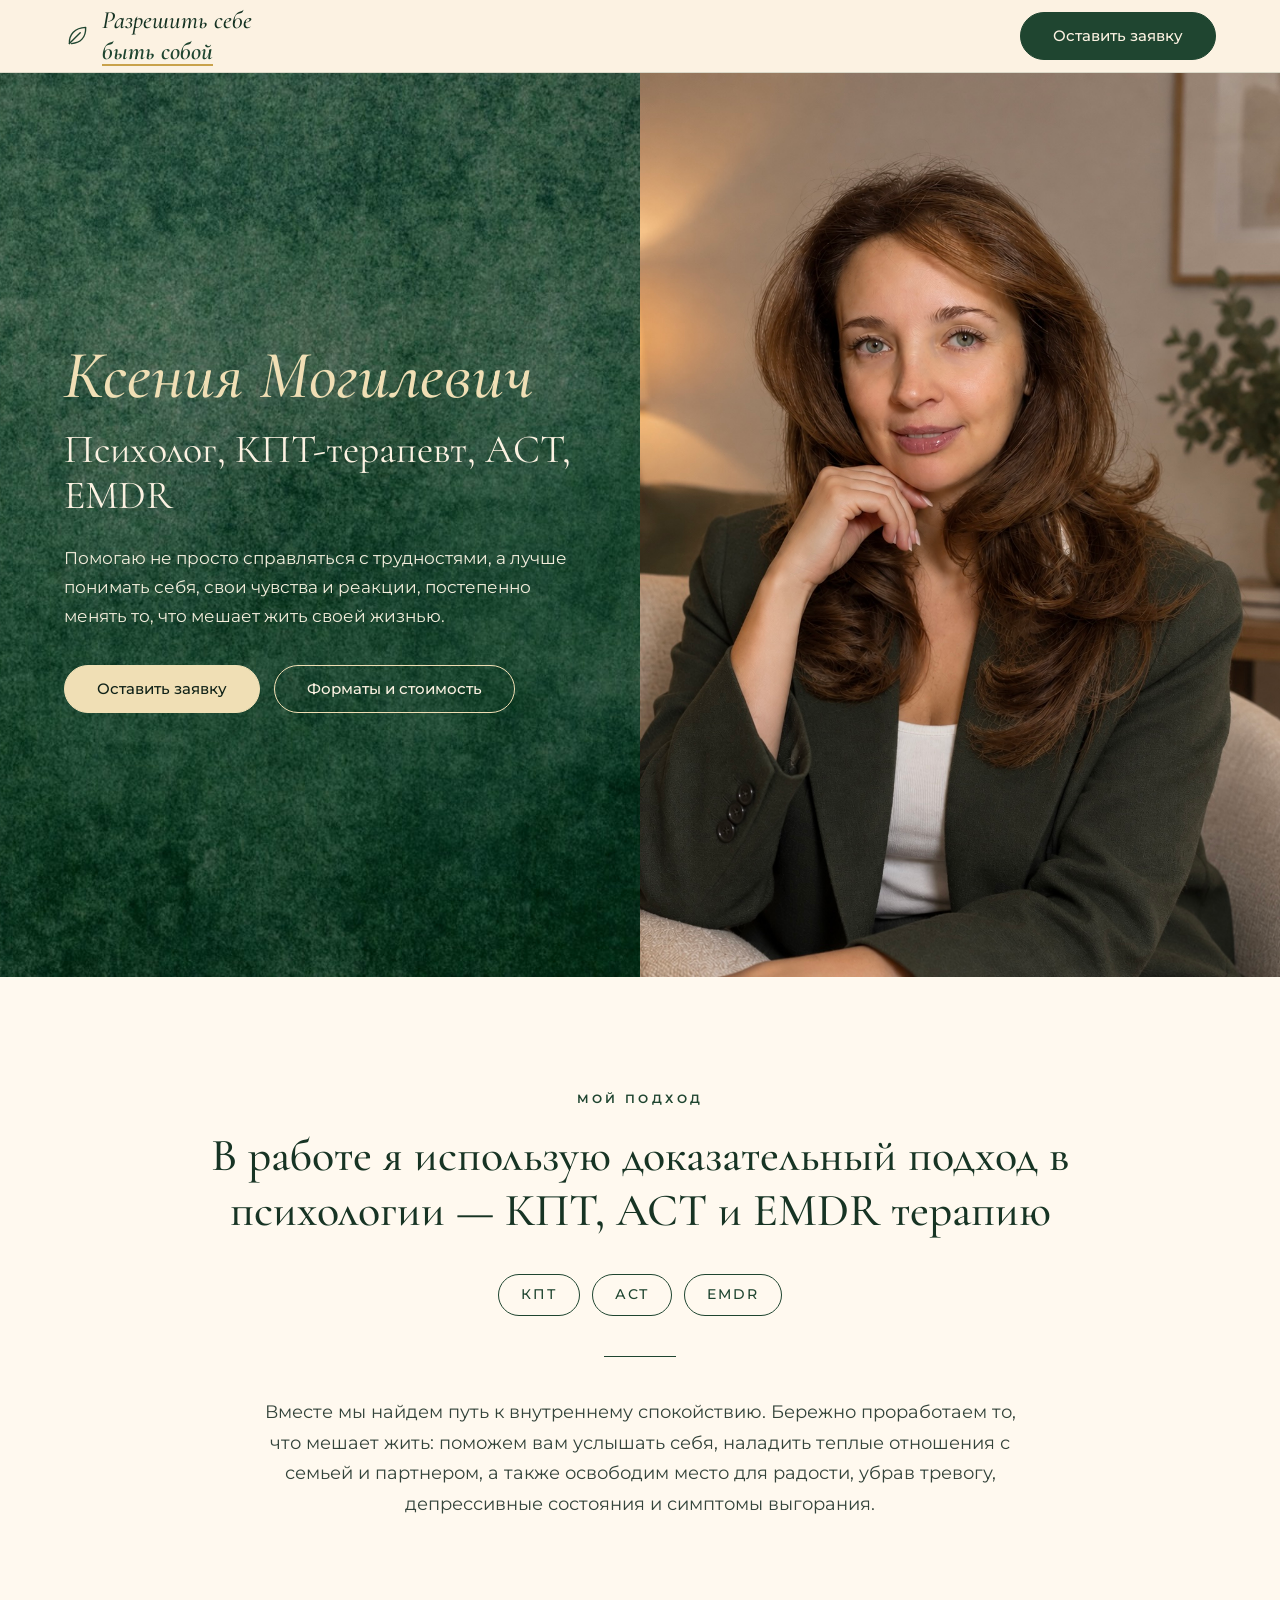
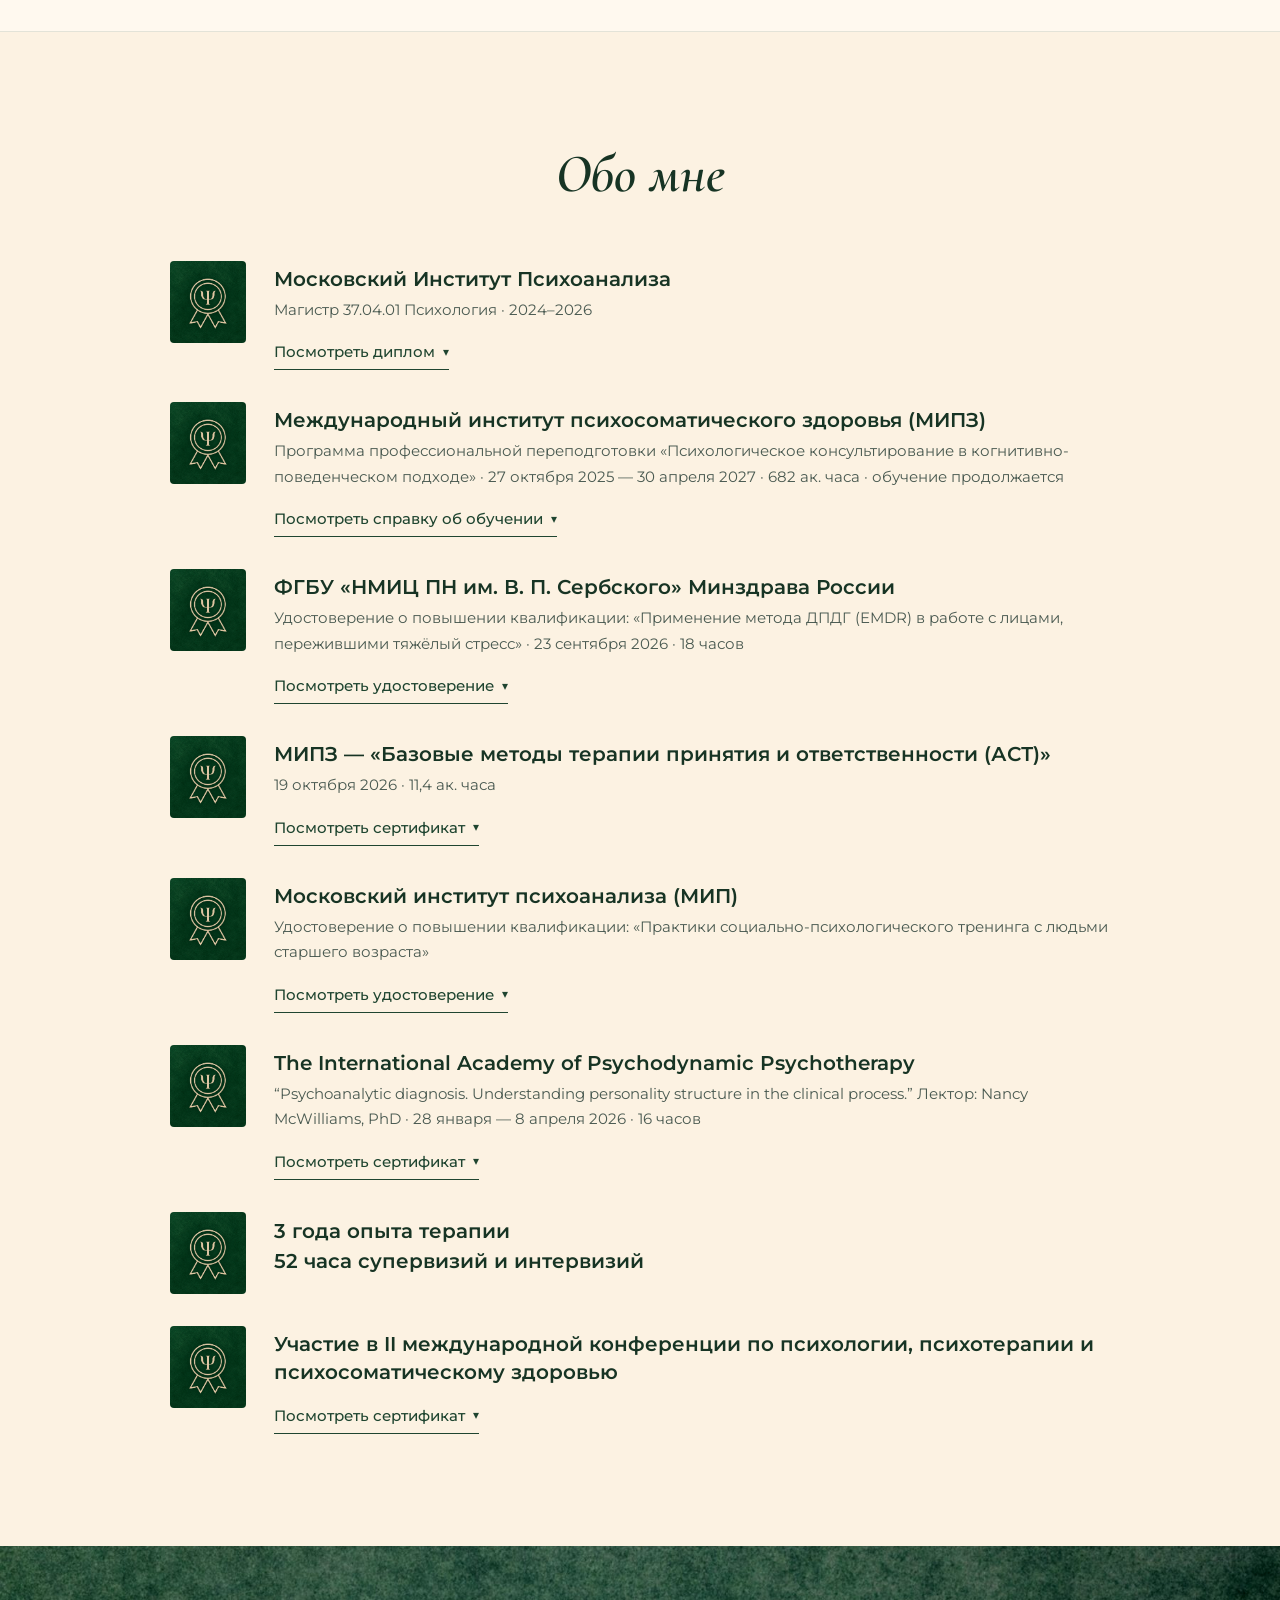
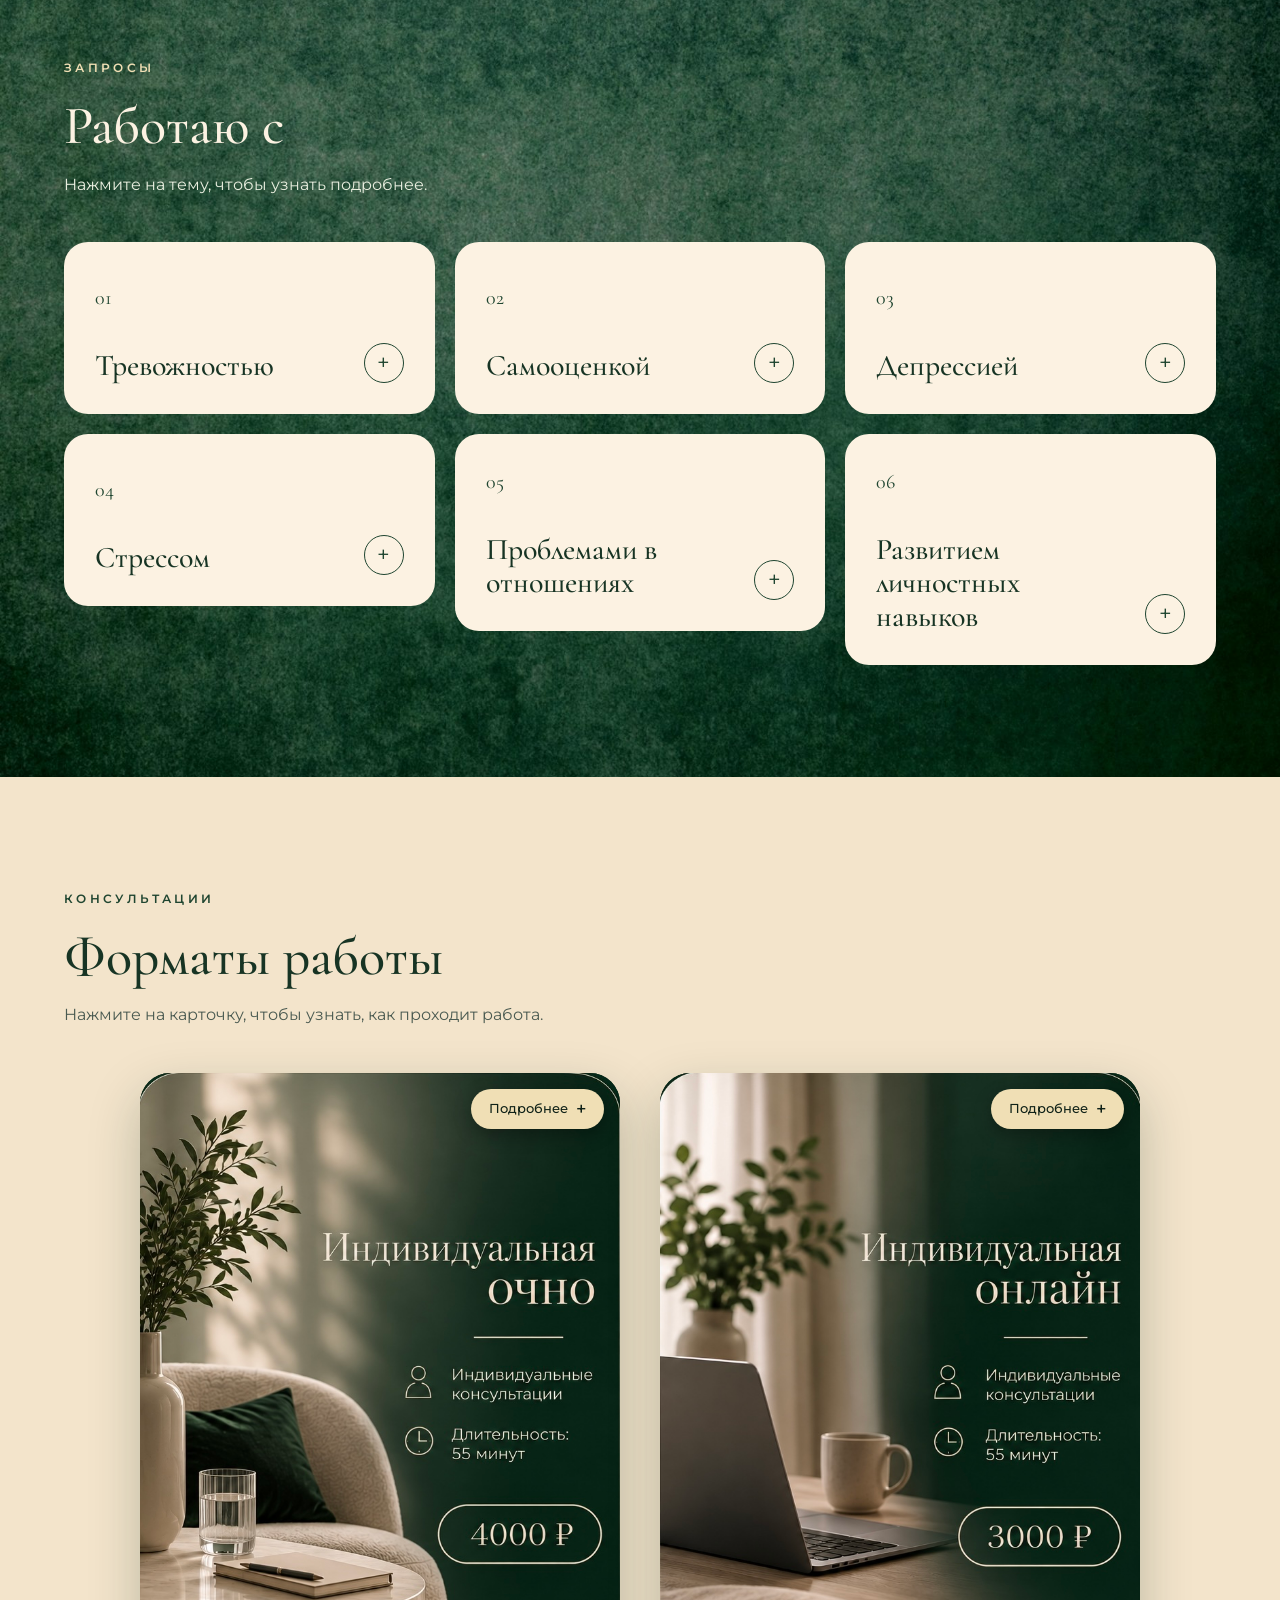
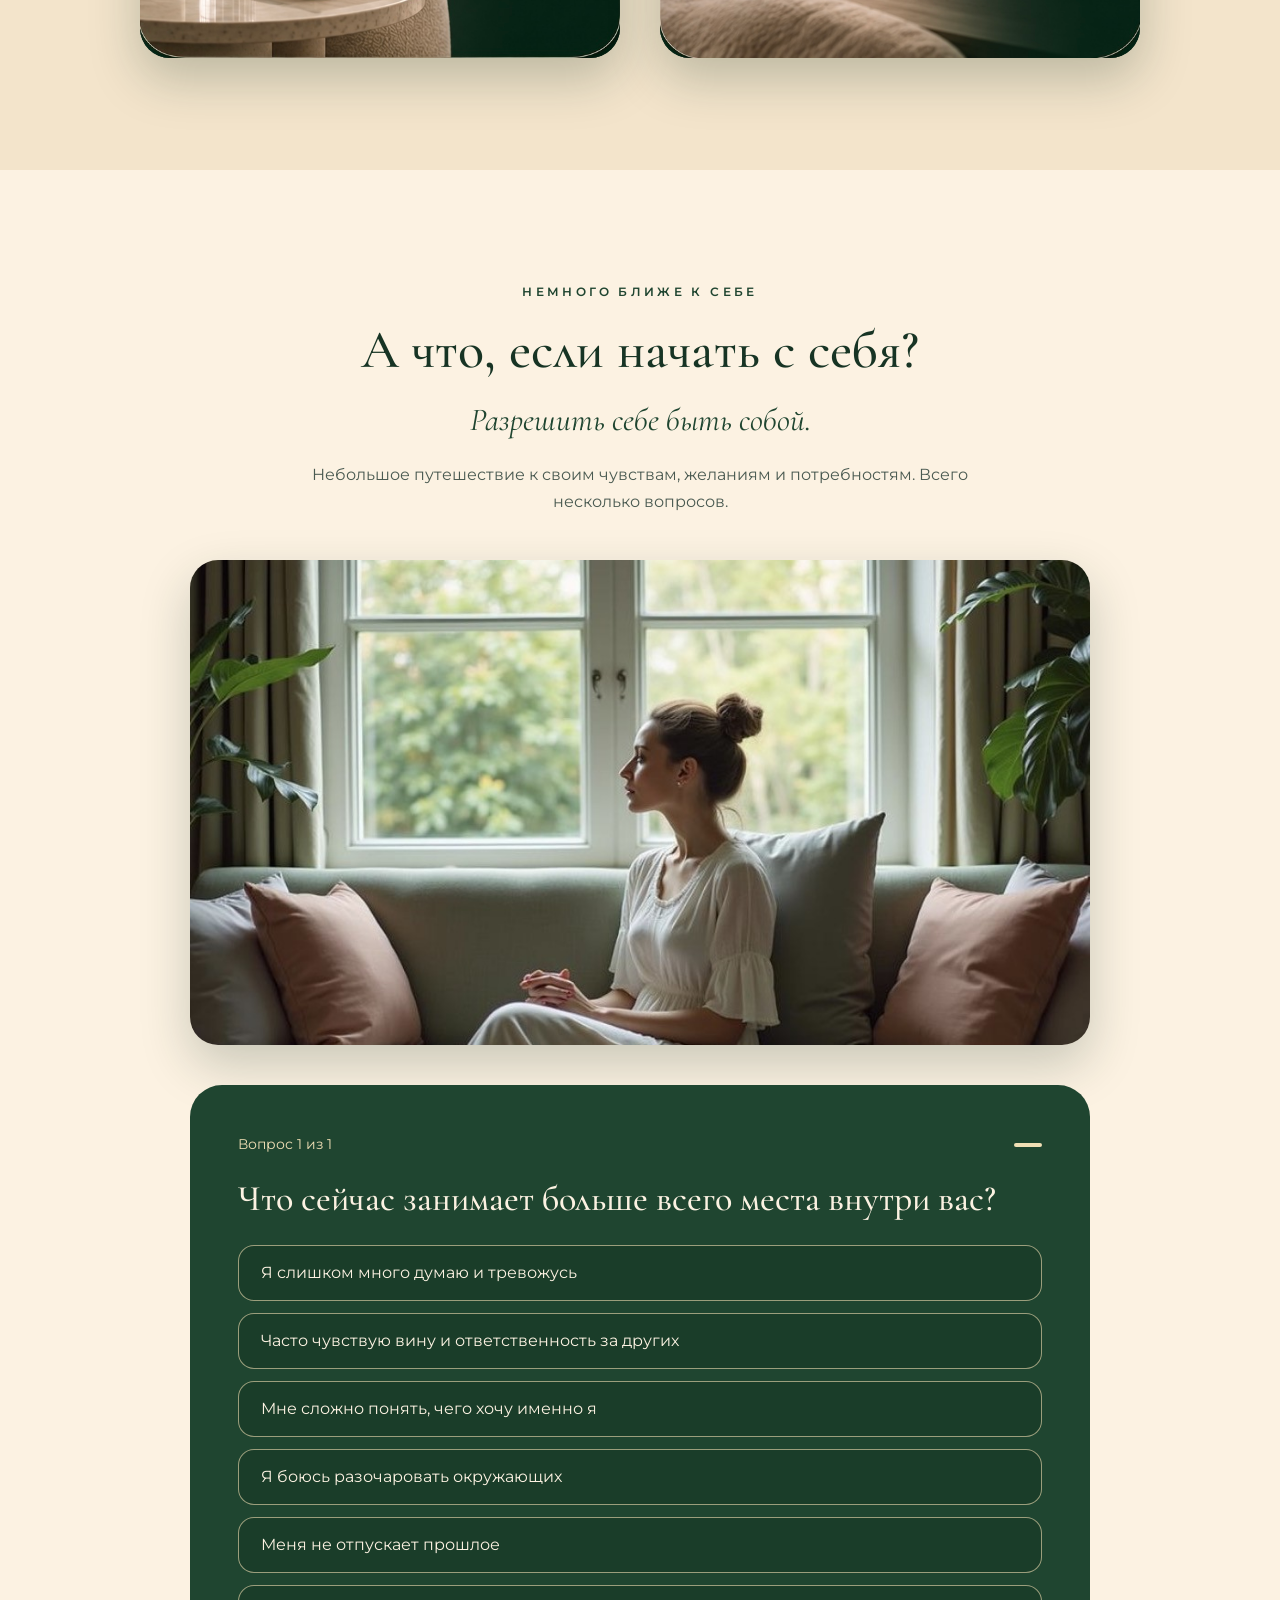
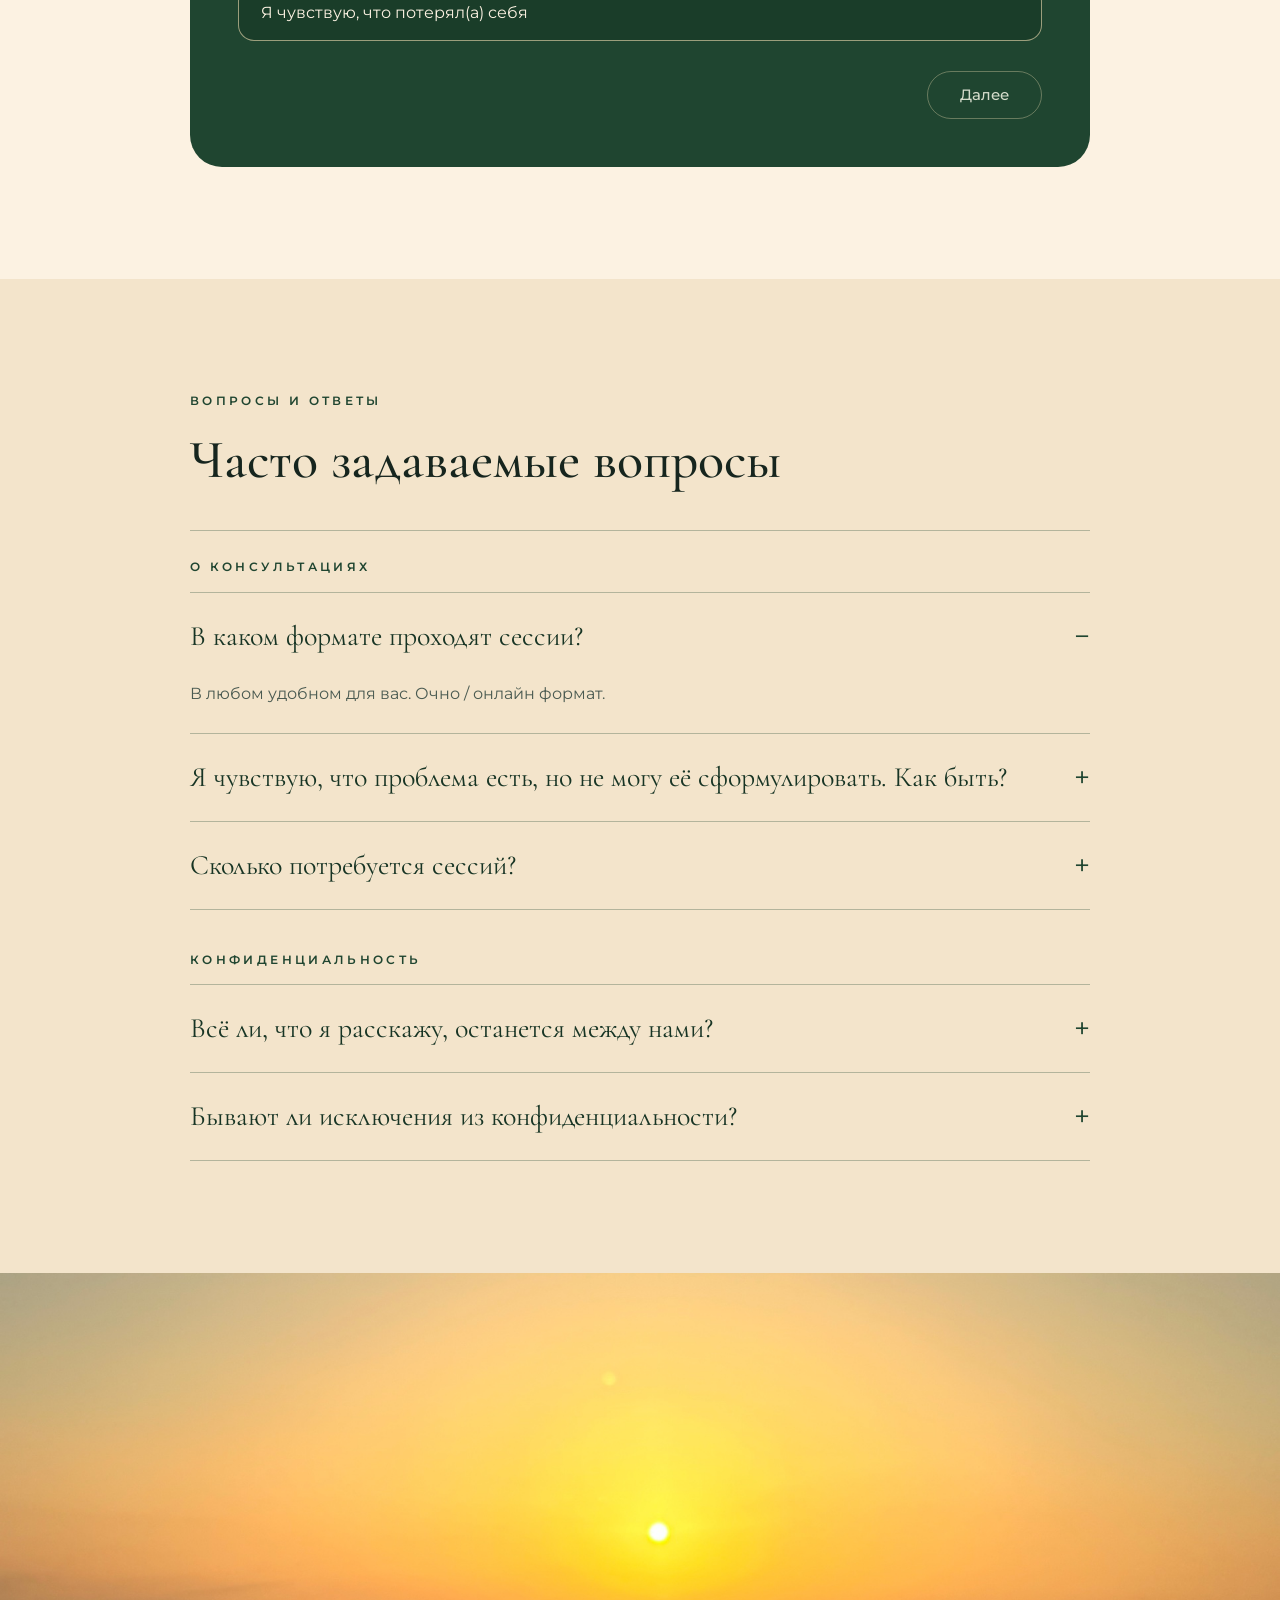
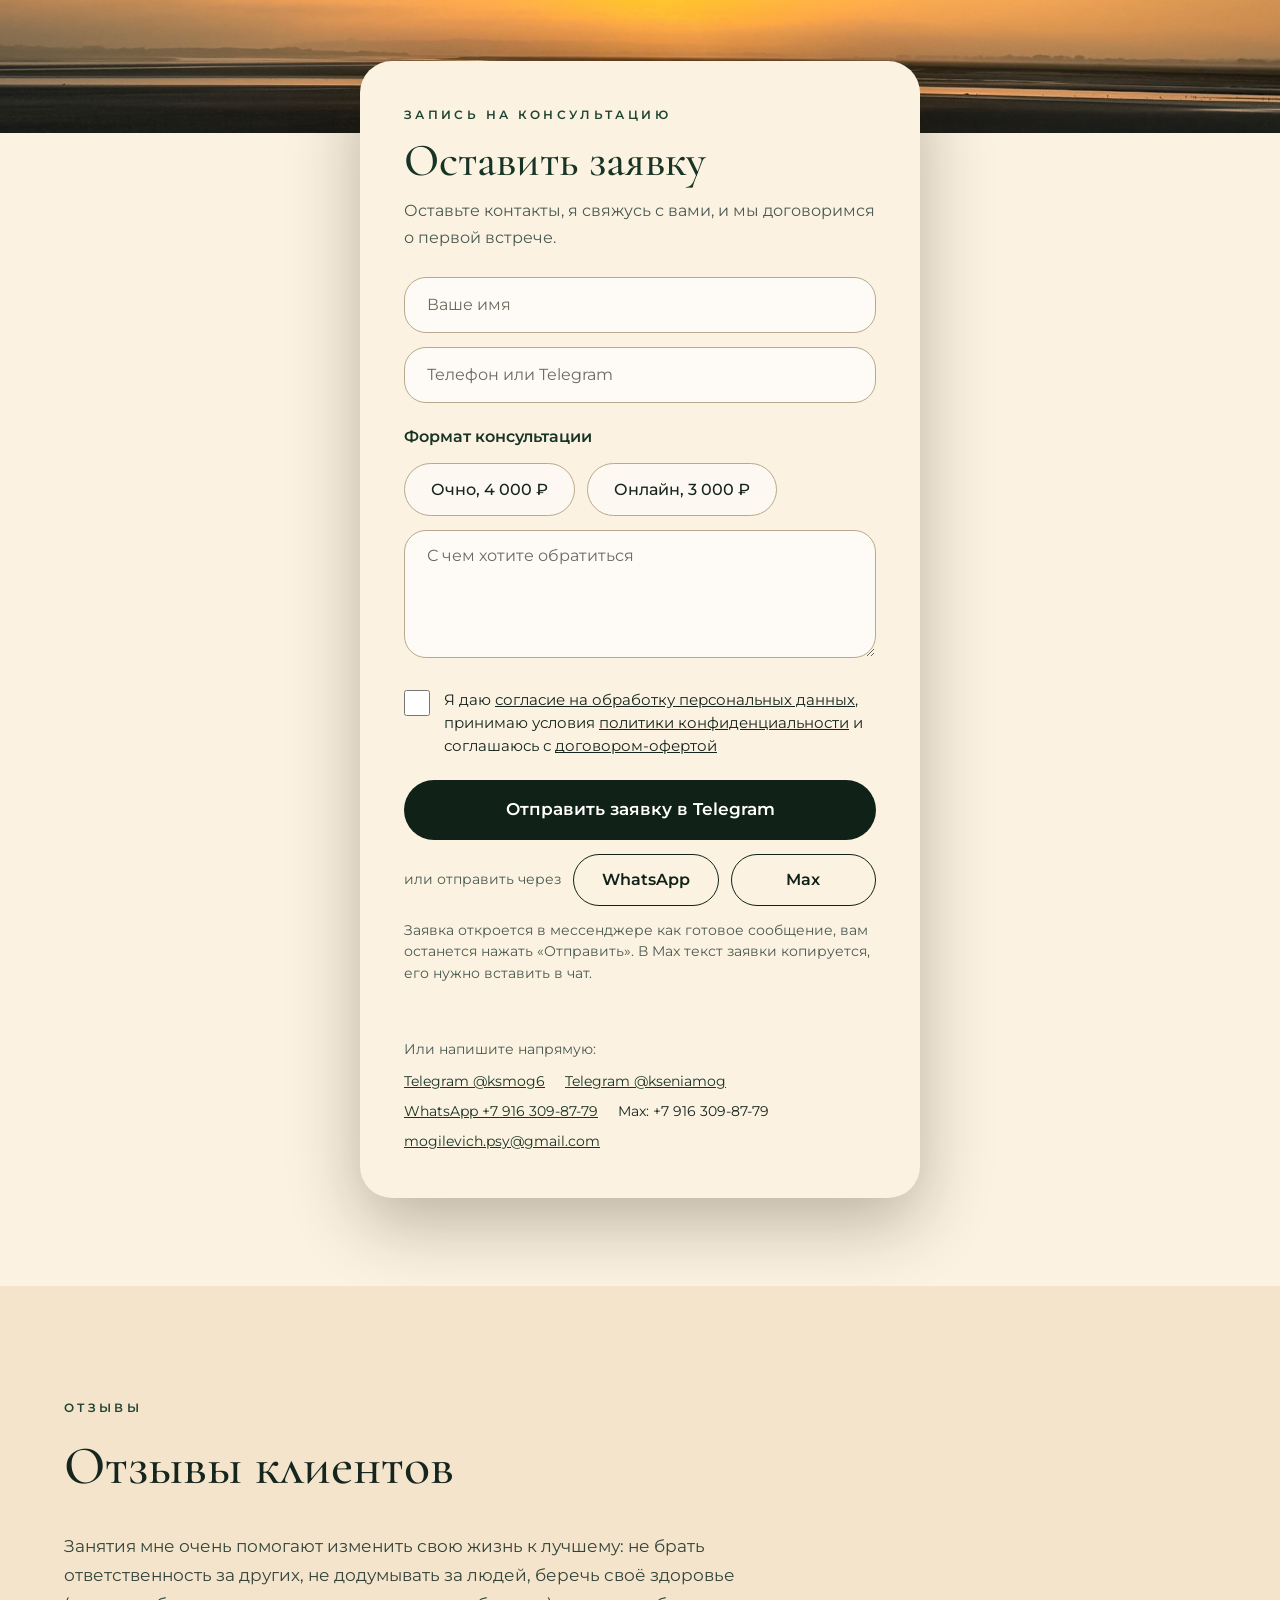
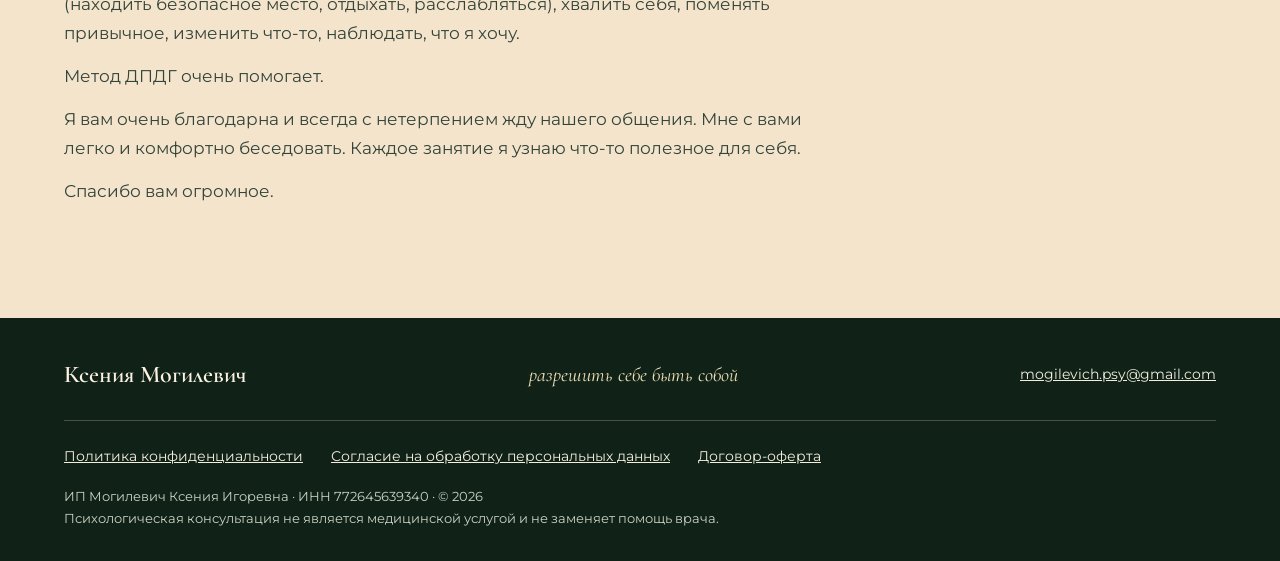
<file: index.html>
<!doctype html>
<html lang="ru">
<head>
<meta charset="utf-8">
<meta name="viewport" content="width=device-width, initial-scale=1">
<title>Ксения Могилевич — психолог, КПТ, АСТ, EMDR</title>
<meta name="description" content="Ксения Могилевич — психолог, КПТ-терапевт, АСТ, EMDR. Индивидуальные консультации очно и онлайн. Разрешить себе быть собой.">
<meta property="og:title" content="Ксения Могилевич — психолог">
<meta property="og:description" content="Индивидуальные консультации очно и онлайн: КПТ, АСТ, EMDR.">
<meta property="og:image" content="photo.jpg">
<link rel="preconnect" href="https://fonts.googleapis.com">
<link rel="preconnect" href="https://fonts.gstatic.com" crossorigin>
<link rel="stylesheet" href="https://fonts.googleapis.com/css2?family=Cormorant+Garamond:ital,wght@0,400;0,500;0,600;1,400;1,500;1,600&family=Montserrat:wght@400;500;600&display=swap">
<style>
:root{
  --beige:#FCF2E2;
  --beige-2:#F3E4CB;
  --sand:#E1CDA6;
  --emerald:#1F4530;        /* средний зелёный с вашей текстуры */
  --emerald-dark:#173424;
  --emerald-deep:#102218;
  --ink:#16251E;
  --muted:#4A5A51;
  --gold:#F0DFB5;
  --serif:'Cormorant Garamond',Georgia,'Times New Roman',serif;
  --sans:'Montserrat',system-ui,-apple-system,'Segoe UI',Arial,sans-serif;
}
*{box-sizing:border-box}
html{scroll-behavior:smooth;scroll-padding-top:84px}
body{margin:0;background:var(--beige);color:var(--ink);font-family:var(--sans);font-size:16px;line-height:1.7;-webkit-font-smoothing:antialiased}
img{max-width:100%;display:block}
a{color:var(--emerald)}
h1,h2,h3,h4{font-family:var(--serif);font-weight:500;margin:0;line-height:1.12}
p{margin:0}
.wrap{max-width:1200px;margin:0 auto;padding:0 24px}
.eyebrow{font-size:12px;letter-spacing:.28em;text-transform:uppercase;color:var(--emerald);font-weight:600;margin-bottom:18px}
.on-dark .eyebrow{color:var(--gold)}
.section{padding:clamp(64px,9vw,112px) 0}
.section h2{font-size:clamp(34px,5vw,54px)}
/* текстура зелёного */
.tex{background:#1F4530}

.btn{display:inline-flex;align-items:center;justify-content:center;min-height:48px;padding:12px 32px;border-radius:999px;border:1px solid var(--emerald);background:var(--emerald);color:var(--beige);font:500 15px/1.2 var(--sans);text-decoration:none;cursor:pointer;transition:background .2s,color .2s,border-color .2s}
.btn:hover{background:var(--emerald-dark);border-color:var(--emerald-dark);color:var(--beige)}
.btn.ghost{background:transparent;color:var(--emerald)}
.btn.ghost:hover{background:var(--emerald);color:var(--beige)}
.on-dark .btn{background:var(--gold);border-color:var(--gold);color:var(--emerald-deep)}
.on-dark .btn:hover{background:var(--beige);border-color:var(--beige);color:var(--emerald-deep)}
.on-dark .btn.ghost{background:transparent;color:var(--beige);border-color:var(--gold)}
.on-dark .btn.ghost:hover{background:var(--gold);color:var(--emerald-deep)}
:focus-visible{outline:3px solid #C99A2E;outline-offset:3px}

/* header */
.site-header{position:sticky;top:0;z-index:50;background:rgba(252,242,226,.95);backdrop-filter:blur(8px);border-bottom:1px solid rgba(31,69,48,.15)}
.site-header .wrap{display:flex;align-items:center;justify-content:space-between;gap:24px;min-height:72px}
.brand{text-decoration:none;font-family:var(--serif);font-weight:600;font-size:26px;line-height:1.05;color:var(--emerald-dark)}
.nav{display:flex;gap:18px;font-size:14px}
.nav a{text-decoration:none;color:var(--ink);white-space:nowrap}
.site-header .btn{white-space:nowrap}
.site-header .brand-phrase{display:flex;align-items:center;gap:12px;font-family:var(--serif);font-style:italic;font-weight:500;font-size:clamp(20px,2.2vw,25px);line-height:1.15;color:var(--emerald-dark);flex:0 0 auto}
.brand-phrase .leaf{flex:0 0 auto;color:var(--emerald)}
.brand-phrase span{white-space:nowrap}
.brand-phrase em{display:block;width:fit-content;margin-top:2px;font-weight:600;color:var(--emerald);text-decoration:underline;text-decoration-color:#C9A24B;text-decoration-thickness:1.5px;text-underline-offset:5px}
@media(max-width:480px){.site-header .wrap{gap:12px}.site-header .brand-phrase{font-size:19px}.brand-phrase .leaf{display:none}.site-header .btn{padding:10px 18px;font-size:14px;min-height:44px}}
.nav a:hover{color:var(--emerald);text-decoration:underline}
@media(max-width:1380px){.nav{display:none}}

/* hero — две половины: зелёная текстура + фото */
.hero{display:grid;grid-template-columns:1fr 1fr;min-height:clamp(560px,56vw,780px)}
.hero-left{background:#1F4530 url(green-bg.jpg) center/cover no-repeat;display:flex;align-items:center;padding:64px 56px 64px max(24px,calc((100vw - 1200px)/2 + 24px));color:var(--beige)}
.hero-copy{max-width:540px}
.hero-copy .eyebrow{margin-bottom:22px}
.hero h1{font-style:italic;font-weight:500;font-size:clamp(44px,5.4vw,68px);color:var(--gold)}
.hero .role{font-family:var(--serif);font-size:clamp(28px,3.2vw,40px);line-height:1.15;margin-top:12px;color:var(--beige)}
.hero .lead{margin-top:26px;font-size:17px;color:#F4EEDD}
.hero .hi{margin-top:12px;font-weight:500;color:var(--gold)}
.hero .cta{display:flex;flex-wrap:wrap;gap:14px;margin-top:34px}
.hero-right{min-width:0;background:#cdbfa8}
.hero-right img{width:100%;height:100%;object-fit:cover;object-position:center 18%}
@media(max-width:860px){
  .hero{grid-template-columns:1fr;min-height:0}
  .hero-left{padding:56px 24px 52px}
  /* на телефоне показываем фото целиком, лицо не крупным планом */
  .hero-right img{height:auto;aspect-ratio:1145/1374;object-fit:cover;object-position:center}
}

/* approach */
.approach{background:#FFF9EF;color:var(--ink);text-align:center;border-bottom:1px solid rgba(31,69,48,.12)}
.approach h2{font-size:clamp(30px,4.4vw,46px);max-width:900px;margin:0 auto;line-height:1.2;color:var(--emerald-dark)}
.approach .rule{width:72px;height:1px;background:var(--emerald);margin:40px auto}
.approach p.txt{max-width:760px;margin:0 auto;font-size:18px;color:#33433A}
.methods{display:flex;flex-wrap:wrap;gap:12px;justify-content:center;margin-top:36px}
.methods span{border:1px solid var(--emerald);color:var(--emerald);border-radius:999px;padding:8px 22px;font-size:14px;letter-spacing:.14em;font-weight:500}

/* about / education list */
.about h2{text-align:center;font-style:italic;font-weight:600;color:var(--emerald-dark)}
.edu{list-style:none;margin:56px auto 0;padding:0;max-width:940px;display:flex;flex-direction:column;gap:32px}
.edu li{display:flex;gap:28px;align-items:flex-start}
.edu .ico{flex:0 0 76px;width:76px;height:82px;object-fit:cover;border-radius:4px}
.edu .body{flex:1 1 auto;min-width:0;padding-top:4px}
.edu .t{font-weight:600;font-size:clamp(17px,2vw,20px);line-height:1.4;color:var(--emerald-dark)}
.edu .s{margin-top:4px;color:var(--muted);font-size:15px}
.edu .plain{font-weight:600;font-size:clamp(17px,2vw,20px);line-height:1.5;color:var(--emerald-dark)}
.edu .plain span{display:block}
.cert{margin-top:12px}
.cert summary{list-style:none;cursor:pointer;display:inline-flex;align-items:center;gap:8px;min-height:36px;color:var(--emerald);font-weight:500;font-size:15px;border-bottom:1px solid currentColor}
.cert summary::-webkit-details-marker{display:none}
.cert summary::after{content:"▾";font-size:12px;transition:transform .2s}
.cert[open] summary::after{transform:rotate(180deg)}
.cert-box{margin-top:14px;max-width:700px}
.cert-box img{width:100%;height:auto;border-radius:10px;border:1px solid rgba(31,69,48,.3);background:#fff}
.cert-empty{padding:22px 24px;border:1px dashed rgba(31,69,48,.5);border-radius:12px;color:var(--muted);font-size:15px;background:rgba(255,255,255,.5)}
@media(max-width:560px){.edu li{gap:16px}.edu .ico{flex-basis:56px;width:56px;height:60px}}

/* work */
.work{background:#1F4530 url(green-bg.jpg) center/cover no-repeat;color:var(--beige)}
.work .eyebrow{color:var(--gold)}
.work h2{color:var(--beige)}
.work .hint{margin-top:14px;color:#E9EEDF}
.grid{display:flex;flex-wrap:wrap;gap:20px;margin-top:44px;align-items:flex-start}
.tile{flex:1 1 320px;min-width:0;background:var(--beige);color:var(--ink);border:1px solid transparent;border-radius:24px;transition:box-shadow .2s,background .2s}
.tile summary{list-style:none;cursor:pointer;display:flex;justify-content:space-between;align-items:flex-end;gap:16px;min-height:170px;padding:30px}
.tile summary::-webkit-details-marker{display:none}
.tile i{display:block;font-family:var(--serif);font-style:normal;font-size:20px;color:var(--emerald);margin-bottom:34px}
.tile h3{font-size:30px;color:var(--emerald-dark)}
.tile .plus{flex:0 0 40px;height:40px;border:1px solid var(--emerald);border-radius:50%;display:flex;align-items:center;justify-content:center;font-size:22px;line-height:1;color:var(--emerald)}
.tile .plus::before{content:"+"}
.tile[open] .plus::before{content:"−"}
.tile:hover{box-shadow:0 0 0 2px var(--gold)}
.tile[open]{flex-basis:100%;background:#FFF9EF;box-shadow:0 0 0 2px var(--gold)}
.tile[open] summary{min-height:0;padding-bottom:20px}
.tile[open] i{margin-bottom:14px}
.tile-body{padding:0 30px 32px;max-width:860px;color:var(--ink)}
.tile-body p{color:#33433A}
.tile-body h4{font-family:var(--sans);font-weight:600;font-size:12px;letter-spacing:.22em;text-transform:uppercase;color:var(--emerald);margin:22px 0 6px}
.tile-body h4:first-child{margin-top:4px}
.tile-body .btn{margin-top:26px}

/* formats */
.formats{background:var(--beige-2);color:var(--ink)}
.formats h2{color:var(--emerald-dark)}
.formats .hint{margin-top:14px;color:var(--muted)}
.fmt-grid{display:flex;flex-wrap:wrap;gap:40px;margin-top:44px;justify-content:center;align-items:stretch}
.fmt{flex:1 1 360px;max-width:480px;min-width:0;display:grid;grid-template-columns:minmax(0,1fr);border-radius:30px;overflow:hidden;background:#102218;box-shadow:0 20px 50px rgba(23,52,36,.25)}
.fmt>*{grid-area:1/1;min-width:0}
.fmt-face{display:block;position:relative;padding:0;border:0;background:none;cursor:pointer;font:inherit;transition:opacity .3s,visibility .3s}
.fmt-face{aspect-ratio:707/862}
.fmt-face img{width:100%;height:100%;object-fit:cover;display:block}
.fmt-tap{position:absolute;top:16px;right:16px;display:inline-flex;align-items:center;gap:8px;min-height:40px;padding:8px 18px;border-radius:999px;background:var(--gold);color:var(--emerald-deep);font:500 13px/1 var(--sans);box-shadow:0 6px 18px rgba(0,0,0,.3);transition:background .2s}
.fmt-tap::after{content:"+";font-size:18px;line-height:1}
.fmt-face:hover .fmt-tap{background:var(--beige)}
.fmt-back{box-sizing:border-box;display:flex;flex-direction:column;justify-content:center;padding:clamp(24px,5vw,40px);background:#1F4530;border:1px solid rgba(240,223,181,.5);border-radius:30px;visibility:hidden;opacity:0;transition:opacity .3s,visibility .3s;outline:none}
.fmt{position:relative}
.fmt-back{position:absolute;inset:0;overflow:hidden}
.fmt.is-open .fmt-back{position:relative;inset:auto;overflow:visible;aspect-ratio:707/862}
.fmt.is-open .fmt-face{position:absolute;inset:0;visibility:hidden;opacity:0}
.fmt.is-open .fmt-back{visibility:visible;opacity:1}
.fmt-back .tag{font-size:12px;letter-spacing:.24em;text-transform:uppercase;color:var(--gold);font-weight:600}
.fmt-back h3{margin:10px 0 4px;font-size:clamp(30px,4vw,38px);color:var(--beige)}
.fmt-back .meta{color:var(--gold);margin-bottom:12px;font-weight:500}
.fmt-back .intro{color:#F4EEDD;margin-bottom:18px}
.steps{list-style:none;margin:0;padding:0;display:flex;flex-direction:column;gap:14px;counter-reset:s}
.steps li{display:flex;gap:16px;color:#F4EEDD}
.steps li::before{counter-increment:s;content:counter(s);flex:0 0 34px;height:34px;border:1px solid var(--gold);border-radius:50%;display:flex;align-items:center;justify-content:center;color:var(--gold);font-size:14px}
.fmt-actions{display:flex;flex-wrap:wrap;gap:12px;margin-top:28px}
.fmt-back .btn{background:var(--gold);border-color:var(--gold);color:var(--emerald-deep)}
.fmt-back .btn:hover{background:var(--beige);border-color:var(--beige);color:var(--emerald-deep)}
.fmt-back .btn.ghost{background:transparent;color:var(--beige);border-color:var(--gold)}
.fmt-back .btn.ghost:hover{background:var(--gold);color:var(--emerald-deep)}
@media(min-width:561px){.fmt-back{padding:24px 30px;font-size:15px;line-height:1.55}.fmt-back h3{margin:6px 0 2px}.fmt-back .intro{margin-bottom:12px}.fmt-actions{margin-top:18px}.fmt-back .steps{gap:10px}}
@media(max-width:560px){.fmt-back{font-size:15px;line-height:1.6}.steps{gap:10px}.steps li{gap:12px}}

/* interactive */
.quiz-head{text-align:center;max-width:680px;margin:0 auto 44px}
.quiz-head h2{color:var(--emerald-dark)}
.quiz-head .sub{font-family:var(--serif);font-style:italic;font-size:clamp(24px,3vw,32px);color:var(--emerald);margin-top:12px}
.quiz-head p.t{margin-top:14px;color:var(--muted)}
.quiz-pic{max-width:900px;margin:0 auto 40px}
.quiz-pic img{width:100%;height:auto;aspect-ratio:984/531;object-fit:cover;border-radius:28px;box-shadow:0 20px 50px rgba(23,52,36,.22)}
@media(max-width:560px){.quiz-pic img{aspect-ratio:4/3;object-position:62% center;border-radius:20px}}
.quiz{max-width:900px;margin:0 auto;color:var(--beige);border-radius:32px;padding:clamp(24px,5vw,48px)}
.q-top{display:flex;align-items:center;justify-content:space-between;gap:16px;margin-bottom:22px;font-size:14px;color:var(--gold)}
.dots{display:flex;gap:8px}
.dots i{display:block;width:28px;height:4px;border-radius:2px;background:rgba(240,223,181,.35)}
.dots i.on{background:var(--gold)}
.quiz h3{font-size:clamp(26px,3.6vw,36px);margin-bottom:26px}
.opts{display:flex;flex-direction:column;gap:12px}
.opt{width:100%;text-align:left;min-height:56px;padding:14px 22px;border-radius:16px;border:1px solid rgba(240,223,181,.6);background:rgba(10,30,18,.2);color:var(--beige);font:400 16px/1.4 var(--sans);cursor:pointer;transition:background .15s,color .15s}
.opt:hover{background:rgba(240,223,181,.18)}
.opt[aria-pressed="true"]{background:var(--gold);color:var(--emerald-deep);border-color:var(--gold)}
.q-nav{display:flex;flex-wrap:wrap;justify-content:space-between;gap:14px;margin-top:30px}
.quiz .btn{background:var(--gold);border-color:var(--gold);color:var(--emerald-deep)}
.quiz .btn:hover{background:var(--beige);border-color:var(--beige)}
.quiz .btn.ghost{background:transparent;color:var(--beige);border-color:rgba(240,223,181,.6)}
.quiz .btn.ghost:hover{background:rgba(240,223,181,.2);color:var(--beige)}
.quiz .btn[disabled]{background:transparent;border-color:rgba(240,223,181,.35);color:#D5DCCB;cursor:not-allowed}
.letter{display:flex;flex-wrap:wrap;gap:36px;align-items:stretch}
.letter-img{flex:0 1 290px;min-width:0}
.letter-img img{width:100%;height:100%;min-height:260px;object-fit:cover;border-radius:20px}
.letter-form{flex:1 1 360px;min-width:0}
.letter-form h3{margin-bottom:8px}
.letter-form p.hint{color:#F4EEDD;margin-bottom:22px}
.field{margin-bottom:18px}
.field label{display:block;margin-bottom:8px;font-family:var(--serif);font-size:23px;color:var(--gold)}
.field input{width:100%;min-height:48px;padding:10px 16px;border-radius:12px;border:1px solid rgba(240,223,181,.6);background:rgba(10,30,18,.3);color:var(--beige);font:400 16px var(--sans)}
.field input::placeholder{color:#D5DCCB}
.result{display:flex;flex-direction:column;align-items:center;gap:22px;text-align:center}
.note{width:100%;max-width:620px;background:var(--beige);color:var(--emerald-deep);border-radius:24px;padding:clamp(28px,5vw,48px) clamp(20px,4vw,40px)}
.note small{display:block;font-size:12px;letter-spacing:.3em;text-transform:uppercase;color:var(--muted)}
.note h3{margin:14px 0 24px;color:var(--emerald-deep)}
.note ul{list-style:none;margin:0;padding:0;text-align:left;display:flex;flex-direction:column;gap:14px}
.note li span{color:var(--muted)}
.note li b{font-weight:400;white-space:pre-line}
.note hr{border:0;height:1px;width:56px;background:#8C7A52;margin:28px auto}
.note q{display:block;font-family:var(--serif);font-style:italic;font-size:clamp(20px,2.6vw,24px);line-height:1.35;quotes:none}
.result p.inv{max-width:620px;color:#F4EEDD}
.result .row{display:flex;flex-wrap:wrap;gap:14px;justify-content:center}

/* faq */
.faq{background:var(--beige-2)}
.faq .list{max-width:900px;margin:40px auto 0;border-top:1px solid rgba(31,69,48,.3)}
.faq details{border-bottom:1px solid rgba(31,69,48,.3)}
.faq-group{margin:0;padding:40px 0 14px;font-size:12px;letter-spacing:.28em;text-transform:uppercase;font-weight:600;color:var(--emerald);border-bottom:1px solid rgba(31,69,48,.3)}
.faq-group.first{padding-top:26px}
.faq details p a{color:var(--emerald-dark)}
.faq summary{list-style:none;cursor:pointer;display:flex;justify-content:space-between;align-items:center;gap:24px;padding:26px 0;font-family:var(--serif);font-size:clamp(22px,2.8vw,28px);line-height:1.25;color:var(--emerald-dark)}
.faq summary::-webkit-details-marker{display:none}
.faq summary::after{content:"+";font-family:var(--sans);font-size:28px;color:var(--emerald);flex:0 0 auto}
.faq details[open] summary::after{content:"−"}
.faq details p{padding:0 0 26px;max-width:720px;color:var(--muted)}
.faq .wrap>h2,.faq .wrap>.eyebrow{max-width:900px;margin-left:auto;margin-right:auto}

/* contact */
.contact{position:relative;overflow:hidden;padding:clamp(72px,8vw,112px) 0;background:var(--beige)}
.contact .bg{position:absolute;inset:0;width:100%;height:100%;object-fit:cover;object-position:center 55%}
.contact .wrap{position:relative;z-index:1;max-width:1360px;display:flex;justify-content:flex-end}
.app-card{width:100%;max-width:560px;background:var(--beige);border-radius:32px;padding:clamp(24px,4vw,44px);box-shadow:0 24px 70px rgba(40,30,10,.3)}
.app-card .eyebrow{margin-bottom:10px}
.app-card h2{font-size:clamp(34px,4.4vw,46px);color:var(--emerald-dark)}
.app-card .lead{margin-top:10px;color:var(--muted)}
.app-form{margin-top:26px;display:flex;flex-direction:column;gap:14px}
.sr{position:absolute;width:1px;height:1px;margin:-1px;overflow:hidden;clip:rect(0 0 0 0);white-space:nowrap}
.f-field input,.f-field textarea{width:100%;min-height:56px;padding:14px 22px;border-radius:22px;border:1px solid #B8A98C;background:rgba(255,255,255,.7);color:var(--ink);font:400 16px/1.4 var(--sans)}
.f-field textarea{min-height:128px;resize:vertical}
.f-field input::placeholder,.f-field textarea::placeholder{color:#6B6A5E}
.f-field input:focus,.f-field textarea:focus{border-color:var(--emerald);outline:2px solid var(--emerald);outline-offset:1px}
.f-format{border:0;margin:6px 0 0;padding:0;min-width:0}
.f-format legend{padding:0;margin-bottom:12px;font-weight:600;color:var(--emerald-dark)}
.pills{display:flex;flex-wrap:wrap;gap:12px}
.pills input{position:absolute;opacity:0;width:1px;height:1px}
.pills label{display:inline-flex;align-items:center;min-height:52px;padding:12px 26px;border:1px solid #B8A98C;border-radius:999px;background:rgba(255,255,255,.55);cursor:pointer;font-weight:500;color:var(--ink);transition:background .15s,color .15s,border-color .15s}
.pills label:hover{border-color:var(--emerald)}
.pills input:checked+label{background:var(--emerald);border-color:var(--emerald);color:var(--beige)}
.pills input:focus-visible+label{outline:3px solid #C99A2E;outline-offset:2px}
.f-consent{display:flex;gap:14px;align-items:flex-start;margin-top:8px;font-size:15px;line-height:1.55;color:var(--ink);cursor:pointer}
.f-consent input{flex:0 0 26px;width:26px;height:26px;margin:2px 0 0;accent-color:var(--emerald);cursor:pointer}
.f-consent a{color:var(--ink)}
.send{cursor:pointer;font:600 16px/1.2 var(--sans);border-radius:999px;transition:background .2s,color .2s,border-color .2s}
.send.primary{width:100%;min-height:60px;margin-top:8px;border:0;background:var(--emerald-deep);color:#fff;font-size:17px}
.send.primary:hover{background:var(--emerald)}
.alt{display:flex;flex-wrap:wrap;align-items:center;gap:12px}
.alt span{color:var(--muted);font-size:14px}
.send.alt-btn{flex:1 1 140px;min-height:52px;border:1px solid var(--emerald-deep);background:transparent;color:var(--emerald-deep)}
.send.alt-btn:hover{background:var(--emerald-deep);color:#fff}
.f-note{font-size:14px;line-height:1.55;color:var(--muted)}
.f-status{min-height:1.4em;font-size:14px;line-height:1.5;margin:0;overflow-wrap:anywhere}
.f-status.ok{color:var(--emerald)}
.f-status.err{color:#9B2C2C}
.app-mail{margin-top:20px;font-size:14px;color:var(--muted)}
.app-direct{list-style:none;margin:8px 0 0;padding:0;display:flex;flex-wrap:wrap;gap:6px 20px;font-size:14px;color:var(--ink)}
.app-direct a{color:var(--emerald-dark)}
@media(max-width:1280px){
  .contact{padding:0 0 clamp(56px,8vw,88px)}
  .contact .bg{position:relative;inset:auto;display:block;height:clamp(280px,48vw,460px);object-position:center 54%}
  .contact .wrap{margin-top:-72px;justify-content:center}
}

/* reviews */
.reviews{background:var(--beige-2)}
.rev-text{margin-top:36px;max-width:760px;font-size:17px;color:#33433A}.rev-text p+p{margin-top:14px}
.rev-grid{display:flex;flex-wrap:wrap;gap:24px;margin-top:44px}
.rev{flex:1 1 320px;min-width:0;margin:0;background:#FFF9EF;border:1px solid rgba(31,69,48,.25);border-radius:24px;padding:32px 30px;display:flex;flex-direction:column;gap:18px}
.rev::before{content:"\201C";font-family:var(--serif);font-size:72px;line-height:.7;color:var(--emerald);height:34px}
.rev{max-width:820px}.rev blockquote{margin:0;color:#33433A}.rev blockquote p{margin:0 0 12px}.rev blockquote ul{margin:0 0 12px;padding-left:20px}.rev blockquote li{margin-bottom:4px}
.rev figcaption{margin-top:auto;font-weight:600;color:var(--emerald-dark);font-size:15px}

/* footer */
.site-footer{background:var(--emerald-deep);color:var(--beige);padding:40px 0 32px}
.foot-top{display:flex;flex-wrap:wrap;gap:16px 32px;align-items:center;justify-content:space-between}
.site-footer .brand{color:var(--beige);font-size:24px}
.site-footer .tag{font-family:var(--serif);font-style:italic;font-size:20px;color:var(--gold)}
.site-footer a.mail{color:#F4EEDD;font-size:14px}
.legal{display:flex;flex-wrap:wrap;gap:8px 28px;margin-top:28px;padding-top:24px;border-top:1px solid rgba(240,223,181,.25);font-size:14px}
.legal a{color:#F4EEDD}
.req{margin-top:18px;font-size:13px;line-height:1.65;color:#C9D3C4}
.req mark{background:#F0DFB5;color:#102218;padding:0 4px;border-radius:3px}
</style>
</head>
<body>

<header class="site-header">
  <div class="wrap">
    <a class="brand brand-phrase" href="#top" aria-label="Ксения Могилевич, психолог. Разрешить себе быть собой">
      <svg class="leaf" viewBox="0 0 24 24" width="26" height="26" aria-hidden="true" fill="none" stroke="currentColor" stroke-width="1.3" stroke-linecap="round" stroke-linejoin="round"><path d="M5 19C4.5 10.5 10 4.5 20 4c.3 9.5-5 14.5-13 15"/><path d="M5 19 15 9"/></svg>
      <span>Разрешить себе <em>быть собой</em></span>
    </a>
    <nav class="nav" aria-label="Основное меню">
      <a href="#top">Главная</a>
      <a href="#approach">Мой подход</a>
      <a href="#about">Обо мне</a>
      <a href="#work">С чем работаю</a>
      <a href="#formats">Форматы работы</a>
      <a href="cabinet.html">Самопомощь</a>
      <a href="#faq">Вопросы</a>
      <a href="#contact">Контакты</a>
      <a href="#reviews">Отзывы</a>
    </nav>
    <a class="btn" href="#contact">Оставить заявку</a>
  </div>
</header>

<main id="top">

<section class="hero">
  <div class="hero-left on-dark">
    <div class="hero-copy">
      <h1>Ксения Могилевич</h1>
      <p class="role">Психолог, КПТ-терапевт, АСТ, EMDR</p>
      <p class="lead">Помогаю не просто справляться с трудностями, а лучше понимать себя, свои чувства и реакции, постепенно менять то, что мешает жить своей жизнью.</p>
      <div class="cta">
        <a class="btn" href="#contact">Оставить заявку</a>
        <a class="btn ghost" href="#formats">Форматы и стоимость</a>
      </div>
    </div>
  </div>
  <div class="hero-right">
    <img src="photo.jpg" alt="Ксения Могилевич, психолог" width="1145" height="1374" fetchpriority="high">
  </div>
</section>

<section class="section approach" id="approach">
  <div class="wrap">
    <p class="eyebrow">Мой подход</p>
    <h2>В работе я использую доказательный подход в психологии — КПТ, АСТ и EMDR терапию</h2>
    <div class="methods"><span>КПТ</span><span>АСТ</span><span>EMDR</span></div>
    <div class="rule"></div>
    <p class="txt">Вместе мы найдем путь к внутреннему спокойствию. Бережно проработаем то, что мешает жить: поможем вам услышать себя, наладить теплые отношения с семьей и партнером, а также освободим место для радости, убрав тревогу, депрессивные состояния и симптомы выгорания.</p>
  </div>
</section>

<section class="section about" id="about">
  <div class="wrap">
    <h2>Обо мне</h2>
    <ul class="edu">

      <li>
        <img class="ico" src="badge.jpg" alt="" loading="lazy">
        <div class="body">
          <p class="t">Московский Институт Психоанализа</p>
          <p class="s">Магистр 37.04.01 Психология · 2024–2026</p>
          <details class="cert"><summary>Посмотреть диплом</summary><div class="cert-box"><a href="master.jpg" target="_blank" rel="noopener"><img data-cert src="master.jpg" alt="Диплом магистра, Московский Институт Психоанализа" loading="lazy"></a></div></details>
        </div>
      </li>

      <li>
        <img class="ico" src="badge.jpg" alt="" loading="lazy">
        <div class="body">
          <p class="t">Международный институт психосоматического здоровья (МИПЗ)</p>
          <p class="s">Программа профессиональной переподготовки «Психологическое консультирование в когнитивно-поведенческом подходе» · 27 октября 2025 — 30 апреля 2027 · 682 ак. часа · обучение продолжается</p>
          <details class="cert"><summary>Посмотреть справку об обучении</summary><div class="cert-box"><a href="kpt.jpg" target="_blank" rel="noopener"><img data-cert src="kpt.jpg" alt="Сертификат МИПЗ, когнитивно-поведенческая терапия" loading="lazy"></a></div></details>
        </div>
      </li>

      <li>
        <img class="ico" src="badge.jpg" alt="" loading="lazy">
        <div class="body">
          <p class="t">ФГБУ «НМИЦ ПН им. В. П. Сербского» Минздрава России</p>
          <p class="s">Удостоверение о повышении квалификации: «Применение метода ДПДГ (EMDR) в работе с лицами, пережившими тяжёлый стресс» · 23 сентября 2026 · 18 часов</p>
          <details class="cert"><summary>Посмотреть удостоверение</summary><div class="cert-box"><a href="emdr.jpg" target="_blank" rel="noopener"><img data-cert src="emdr.jpg" alt="Удостоверение о переподготовке EMDR, НМИЦ ПН им. Сербского" loading="lazy"></a></div></details>
        </div>
      </li>

      <li>
        <img class="ico" src="badge.jpg" alt="" loading="lazy">
        <div class="body">
          <p class="t">МИПЗ — «Базовые методы терапии принятия и ответственности (АСТ)»</p>
          <p class="s">19 октября 2026 · 11,4 ак. часа</p>
          <details class="cert"><summary>Посмотреть сертификат</summary><div class="cert-box"><a href="act.jpg" target="_blank" rel="noopener"><img data-cert src="act.jpg" alt="Сертификат МИПЗ по АСТ" loading="lazy"></a></div></details>
        </div>
      </li>

      <li>
        <img class="ico" src="badge.jpg" alt="" loading="lazy">
        <div class="body">
          <p class="t">Московский институт психоанализа (МИП)</p>
          <p class="s">Удостоверение о повышении квалификации: «Практики социально-психологического тренинга с людьми старшего возраста»</p>
          <details class="cert"><summary>Посмотреть удостоверение</summary><div class="cert-box"><a href="training.jpg" target="_blank" rel="noopener"><img data-cert src="training.jpg" alt="Удостоверение о повышении квалификации, МИП" loading="lazy"></a></div></details>
        </div>
      </li>

      <li>
        <img class="ico" src="badge.jpg" alt="" loading="lazy">
        <div class="body">
          <p class="t">The International Academy of Psychodynamic Psychotherapy</p>
          <p class="s">“Psychoanalytic diagnosis. Understanding personality structure in the clinical process.” Лектор: Nancy McWilliams, PhD · 28 января — 8 апреля 2026 · 16 часов</p>
          <details class="cert"><summary>Посмотреть сертификат</summary><div class="cert-box"><a href="mcwilliams.jpg" target="_blank" rel="noopener"><img data-cert src="mcwilliams.jpg" alt="Сертификат участия, Nancy McWilliams" loading="lazy"></a></div></details>
        </div>
      </li>

      <li>
        <img class="ico" src="badge.jpg" alt="" loading="lazy">
        <div class="body plain">
          <span>3 года опыта терапии</span>
          <span>52 часа супервизий и интервизий</span>
        </div>
      </li>

      <li>
        <img class="ico" src="badge.jpg" alt="" loading="lazy">
        <div class="body">
          <p class="t">Участие в II международной конференции по психологии, психотерапии и психосоматическому здоровью</p>
          <details class="cert"><summary>Посмотреть сертификат</summary><div class="cert-box"><a href="conference.jpg" target="_blank" rel="noopener"><img data-cert src="conference.jpg" alt="Сертификат участника конференции" loading="lazy"></a></div></details>
        </div>
      </li>

    </ul>
  </div>
</section>

<section class="section work" id="work">
  <div class="wrap">
    <p class="eyebrow">Запросы</p>
    <h2>Работаю с</h2>
    <p class="hint">Нажмите на тему, чтобы узнать подробнее.</p>
    <div class="grid">

      <details class="tile" name="work">
        <summary><div><i>01</i><h3>Тревожностью</h3></div><span class="plus" aria-hidden="true"></span></summary>
        <div class="tile-body">
          <h4>Что это</h4>
          <p>Тревожность — это состояние постоянного или повторяющегося беспокойства о будущем: мысли и тело реагируют на угрозу, которой ещё нет или которая не так велика, как кажется. В умеренной форме тревога помогает подготовиться к важному, но когда она становится фоном жизни, она отнимает силы, мешает отдыхать и принимать решения.</p>
          <h4>Как проявляется</h4>
          <p>Навязчивые мысли «а вдруг…», напряжение в теле, учащённое сердцебиение, трудности с засыпанием, раздражительность, желание избегать пугающих ситуаций или всё контролировать.</p>
          <h4>Как мы работаем</h4>
          <p>В КПТ разбираем тревожные мысли и убеждения и проверяем, насколько они соответствуют реальности. В АСТ учимся не бороться с тревогой, а жить рядом с ней, опираясь на то, что для вас действительно важно. EMDR помогает, если за тревогой стоит тяжёлый пережитый опыт.</p>
          <a class="btn" href="#contact">Обсудить на консультации</a>
        </div>
      </details>

      <details class="tile" name="work">
        <summary><div><i>02</i><h3>Самооценкой</h3></div><span class="plus" aria-hidden="true"></span></summary>
        <div class="tile-body">
          <h4>Что это</h4>
          <p>Самооценка — это то, как вы относитесь к себе и что думаете о своей ценности, способностях и праве на уважение. Она формируется годами под влиянием семьи, школы и отношений и может быть заниженной, нестабильной или зависимой от чужих оценок.</p>
          <h4>Как проявляется</h4>
          <p>Постоянная самокритика, сравнение себя с другими, трудно принимать комплименты и просить о своём, страх ошибиться, перфекционизм, зависимость от одобрения окружающих.</p>
          <h4>Как мы работаем</h4>
          <p>Замечаем внутреннего критика и привычные убеждения о себе, проверяем их на опыте и постепенно выстраиваем более устойчивое и доброжелательное отношение к себе.</p>
          <a class="btn" href="#contact">Обсудить на консультации</a>
        </div>
      </details>

      <details class="tile" name="work">
        <summary><div><i>03</i><h3>Депрессией</h3></div><span class="plus" aria-hidden="true"></span></summary>
        <div class="tile-body">
          <h4>Что это</h4>
          <p>Депрессия — это не слабость и не плохой характер, а состояние, при котором надолго снижаются настроение и энергия, а то, что раньше радовало, перестаёт откликаться.</p>
          <h4>Как проявляется</h4>
          <p>Подавленность или чувство пустоты, упадок сил, потеря интереса к делам, чувство вины и безнадёжности, нарушения сна и аппетита, трудности с концентрацией.</p>
          <h4>Как мы работаем</h4>
          <p>В КПТ возвращаем в жизнь небольшие шаги и деятельность, работаем с самокритичными мыслями. В АСТ опираемся на ваши ценности и учимся действовать, даже когда настроение низкое. При выраженных симптомах психотерапию полезно сочетать с наблюдением у врача.</p>
          <a class="btn" href="#contact">Обсудить на консультации</a>
        </div>
      </details>

      <details class="tile" name="work">
        <summary><div><i>04</i><h3>Стрессом</h3></div><span class="plus" aria-hidden="true"></span></summary>
        <div class="tile-body">
          <h4>Что это</h4>
          <p>Стресс — реакция организма и психики на нагрузку и перемены: работу, учёбу, конфликты, неопределённость. Кратковременный стресс мобилизует, но длительный, без восстановления, истощает и может привести к выгоранию.</p>
          <h4>Как проявляется</h4>
          <p>Раздражительность, усталость, напряжение в теле, трудности с отдыхом и сном, ощущение, что всё валится из рук, снижение мотивации.</p>
          <h4>Как мы работаем</h4>
          <p>Определяем, что именно вас перегружает, учимся распознавать сигналы организма, выстраивать границы и восстановление, чтобы вернуть ресурс.</p>
          <a class="btn" href="#contact">Обсудить на консультации</a>
        </div>
      </details>

      <details class="tile" name="work">
        <summary><div><i>05</i><h3>Проблемами в отношениях</h3></div><span class="plus" aria-hidden="true"></span></summary>
        <div class="tile-body">
          <h4>Что это</h4>
          <p>Трудности в близких отношениях — с партнёром, родителями, детьми, друзьями или коллегами — часто связаны не с «неправильным» человеком, а с повторяющимися способами реагировать, которые мы выработали раньше.</p>
          <h4>Как проявляется</h4>
          <p>Частые конфликты и непонимание, трудность говорить о своих чувствах и потребностях, страх отвержения или потери, эмоциональная дистанция, сложности с границами, чувство вины за других.</p>
          <h4>Как мы работаем</h4>
          <p>Разбираем ваши привычные сценарии, учимся замечать свои чувства и потребности и говорить о них, строить более тёплые и честные отношения.</p>
          <a class="btn" href="#contact">Обсудить на консультации</a>
        </div>
      </details>

      <details class="tile" name="work">
        <summary><div><i>06</i><h3>Развитием личностных навыков</h3></div><span class="plus" aria-hidden="true"></span></summary>
        <div class="tile-body">
          <h4>Что это</h4>
          <p>Работа над тем, что помогает чувствовать себя увереннее и жить в согласии с собой: понимать свои эмоции, отстаивать границы, поддерживать себя, принимать решения и общаться.</p>
          <h4>С какими запросами приходят</h4>
          <p>Хочется лучше понимать, чего вы хотите, легче справляться с эмоциями, меньше откладывать важное, увереннее чувствовать себя в общении и в новых ситуациях.</p>
          <h4>Как мы работаем</h4>
          <p>Осваиваем практические техники — от эмоциональной регуляции до навыков самоподдержки — и закрепляем их в повседневной жизни.</p>
          <a class="btn" href="#contact">Обсудить на консультации</a>
        </div>
      </details>

    </div>
  </div>
</section>

<section class="section formats" id="formats">
  <div class="wrap">
    <p class="eyebrow">Консультации</p>
    <h2>Форматы работы</h2>
    <p class="hint">Нажмите на карточку, чтобы узнать, как проходит работа.</p>
    <div class="fmt-grid">

      <div class="fmt">
        <button class="fmt-face" type="button" aria-expanded="false" aria-controls="fmt-offline">
          <img src="format-offline.jpg" alt="Индивидуальная консультация очно, 55 минут, 4000 рублей. Нажмите, чтобы узнать, как проходит работа" width="707" height="862">
          <span class="fmt-tap">Подробнее</span>
        </button>
        <div class="fmt-back" id="fmt-offline" role="region" aria-label="Очная консультация: как проходит работа" tabindex="-1">
          <p class="tag">Индивидуальная · очно · 4000 ₽</p>
          <h3>Как проходит работа</h3>
          <p class="meta">Формат: 55 минут в уютном кабинете.</p>
          <p class="intro">Личная встреча, на которой можно уделить внимание себе, своим переживаниям и тому, что хочется изменить.</p>
          <ol class="steps">
            <li>Определяем ваш запрос и цели работы, знакомимся и понимаем, комфортно ли нам работать вместе.</li>
            <li>Исследуем, какие мысли и убеждения влияют на ваши чувства и поведение.</li>
            <li>Осваиваем техники и новые способы реагирования, которые помогают справляться с трудностями и подходят именно вам.</li>
          </ol>
          <div class="fmt-actions">
            <a class="btn" href="#contact" data-format="f-off">Записаться</a>
            <button class="btn ghost fmt-close" type="button">Назад к карточке</button>
          </div>
        </div>
      </div>

      <div class="fmt">
        <button class="fmt-face" type="button" aria-expanded="false" aria-controls="fmt-online">
          <img src="format-online.jpg" alt="Индивидуальная консультация онлайн, 55 минут, 3000 рублей. Нажмите, чтобы узнать, как проходит работа" width="704" height="859">
          <span class="fmt-tap">Подробнее</span>
        </button>
        <div class="fmt-back" id="fmt-online" role="region" aria-label="Онлайн-консультация: как проходит работа" tabindex="-1">
          <p class="tag">Индивидуальная · онлайн · 3000 ₽</p>
          <h3>Как проходит работа</h3>
          <p class="meta">Формат: 55 минут на онлайн-платформе.</p>
          <p class="intro">Вы можете обратиться за помощью, находясь дома или в другом комфортном для вас месте.</p>
          <ol class="steps">
            <li>Определяем ваш запрос и цели работы, знакомимся и понимаем, комфортно ли нам работать вместе.</li>
            <li>Исследуем, какие мысли и убеждения влияют на ваши чувства и поведение.</li>
            <li>Осваиваем техники и новые способы реагирования, которые помогают справляться с трудностями и подходят именно вам.</li>
          </ol>
          <div class="fmt-actions">
            <a class="btn" href="#contact" data-format="f-on">Записаться</a>
            <button class="btn ghost fmt-close" type="button">Назад к карточке</button>
          </div>
        </div>
      </div>

    </div>
  </div>
</section>

<section class="section" id="closer">
  <div class="wrap">
    <div class="quiz-head">
      <p class="eyebrow">Немного ближе к себе</p>
      <h2>А что, если начать с себя?</h2>
      <p class="sub">Разрешить себе быть собой.</p>
      <p class="t">Небольшое путешествие к своим чувствам, желаниям и потребностям. Всего несколько вопросов.</p>
    </div>
    <figure class="quiz-pic">
      <img src="girl.jpg" alt="Девушка спокойно сидит на диване у окна" width="984" height="531" loading="lazy">
    </figure>
    <div class="quiz tex" id="quiz" aria-live="polite"></div>
  </div>
</section>

<section class="section faq" id="faq">
  <div class="wrap">
    <p class="eyebrow">Вопросы и ответы</p>
    <h2>Часто задаваемые вопросы</h2>
    <div class="list">
      <p class="faq-group first">О консультациях</p>
      <details open><summary>В каком формате проходят сессии?</summary><p>В любом удобном для вас. Очно / онлайн формат.</p></details>
      <details><summary>Я чувствую, что проблема есть, но не могу её сформулировать. Как быть?</summary><p>На установочной встрече мы совместно определим цель и ожидаемый результат нашей работы.</p></details>
      <details><summary>Сколько потребуется сессий?</summary><p>Продолжительность и частота консультаций обсуждается с клиентом и определяется на консультации.</p></details>
      <p class="faq-group">Конфиденциальность</p>
      <details><summary>Всё ли, что я расскажу, останется между нами?</summary><p>Да. Всё, что вы рассказываете на консультации, остаётся между нами. Я не передаю информацию третьим лицам без вашего согласия и не сообщаю никому о самом факте обращения.</p></details>
      <details><summary>Бывают ли исключения из конфиденциальности?</summary><p>Только два случая: если есть угроза жизни или здоровью вашему либо других людей и если этого требует закон. Для профессионального развития я могу обсуждать рабочие случаи на супервизии, но только в обезличенном виде: без имени и подробностей, по которым вас можно узнать.</p></details>
    </div>
  </div>
</section>

<section class="contact" id="contact">
  <img class="bg" src="sunset.jpg" alt="" loading="lazy">
  <div class="wrap">
    <div class="app-card">
      <p class="eyebrow">Запись на консультацию</p>
      <h2>Оставить заявку</h2>
      <p class="lead">Оставьте контакты, я свяжусь с вами, и мы договоримся о первой встрече.</p>

      <form class="app-form" id="app-form">
        <div class="f-field">
          <label class="sr" for="f-name">Ваше имя</label>
          <input id="f-name" type="text" placeholder="Ваше имя" autocomplete="given-name" maxlength="80" required>
        </div>
        <div class="f-field">
          <label class="sr" for="f-contact">Телефон или Telegram</label>
          <input id="f-contact" type="text" placeholder="Телефон или Telegram" autocomplete="tel" maxlength="80" required>
        </div>

        <fieldset class="f-format">
          <legend>Формат консультации</legend>
          <div class="pills">
            <input type="radio" name="format" id="f-off" value="Очно, 4 000 ₽"><label for="f-off">Очно, 4 000 ₽</label>
            <input type="radio" name="format" id="f-on" value="Онлайн, 3 000 ₽"><label for="f-on">Онлайн, 3 000 ₽</label>
          </div>
        </fieldset>

        <div class="f-field">
          <label class="sr" for="f-msg">С чем хотите обратиться</label>
          <textarea id="f-msg" rows="4" placeholder="С чем хотите обратиться" maxlength="1000"></textarea>
        </div>

        <label class="f-consent">
          <input type="checkbox" id="f-consent" required>
          <span>Я даю <a href="consent.html" target="_blank" rel="noopener">согласие на обработку персональных данных</a>, принимаю условия <a href="privacy.html" target="_blank" rel="noopener">политики конфиденциальности</a> и соглашаюсь с <a href="offer.html" target="_blank" rel="noopener">договором-офертой</a></span>
        </label>

        <button class="send primary" type="button" data-channel="telegram">Отправить заявку в Telegram</button>
        <div class="alt">
          <span>или отправить через</span>
          <button class="send alt-btn" type="button" data-channel="whatsapp">WhatsApp</button>
          <button class="send alt-btn" type="button" data-channel="max">Max</button>
        </div>
        <p class="f-note">Заявка откроется в мессенджере как готовое сообщение, вам останется нажать «Отправить». В Max текст заявки копируется, его нужно вставить в чат.</p>
        <p class="f-status" id="f-status" role="status" aria-live="polite"></p>
      </form>

      <p class="app-mail">Или напишите напрямую:</p>
      <ul class="app-direct">
        <li><a href="https://t.me/ksmog6" target="_blank" rel="noopener">Telegram @ksmog6</a></li>
        <li><a href="https://t.me/kseniamog" target="_blank" rel="noopener">Telegram @kseniamog</a></li>
        <li><a href="https://wa.me/79163098779" target="_blank" rel="noopener">WhatsApp +7 916 309-87-79</a></li>
        <li>Max: +7 916 309-87-79</li>
        <li><a href="mailto:mogilevich.psy@gmail.com">mogilevich.psy@gmail.com</a></li>
      </ul>
    </div>
  </div>
</section>

<section class="section reviews" id="reviews">
  <div class="wrap">
    <p class="eyebrow">Отзывы</p>
    <h2>Отзывы клиентов</h2>
    <div class="rev-text">
      <p>Занятия мне очень помогают изменить свою жизнь к лучшему: не брать ответственность за других, не додумывать за людей, беречь своё здоровье (находить безопасное место, отдыхать, расслабляться), хвалить себя, поменять привычное, изменить что-то, наблюдать, что я хочу.</p>
      <p>Метод ДПДГ очень помогает.</p>
      <p>Я вам очень благодарна и всегда с нетерпением жду нашего общения. Мне с вами легко и комфортно беседовать. Каждое занятие я узнаю что-то полезное для себя.</p>
      <p>Спасибо вам огромное.</p>
    </div>
  </div>
</section>

</main>

<footer class="site-footer">
  <div class="wrap">
    <div class="foot-top">
      <a class="brand" href="#top">Ксения Могилевич</a>
      <p class="tag">разрешить себе быть собой</p>
      <a class="mail" href="mailto:mogilevich.psy@gmail.com">mogilevich.psy@gmail.com</a>
    </div>
    <nav class="legal" aria-label="Документы">
      <a href="privacy.html">Политика конфиденциальности</a>
      <a href="consent.html">Согласие на обработку персональных данных</a>
      <a href="offer.html">Договор-оферта</a>
    </nav>
    <p class="req">ИП Могилевич Ксения Игоревна · ИНН 772645639340 · © 2026<br>Психологическая консультация не является медицинской услугой и не заменяет помощь врача.</p>
  </div>
</footer>

<script>
(function () {
  // ===== НАСТРОЙКИ КОНТАКТОВ: замените значения на свои =====
  var CONTACTS = {
    telegram: 'ksmog6',     // ник без @
    whatsapp: '79163098779',   // номер цифрами, без + и пробелов
    max: '+79163098779'        // номер телефона в Max (или ссылка вида https://max.ru/...)
  };

  // Кнопки «Записаться» в форматах сразу выбирают формат в заявке.
  document.querySelectorAll('[data-format]').forEach(function (a) {
    a.addEventListener('click', function () {
      var r = document.getElementById(a.getAttribute('data-format'));
      if (r) r.checked = true;
    });
  });

  // Заявка: открываем выбранный мессенджер с готовым текстом сообщения.
  var form = document.getElementById('app-form');
  if (form) {
    var statusEl = document.getElementById('f-status');
    var say = function (text, kind) {
      statusEl.textContent = text;
      statusEl.className = 'f-status' + (kind ? ' ' + kind : '');
    };
    var message = function () {
      var fmt = form.querySelector('input[name="format"]:checked');
      var msg = document.getElementById('f-msg').value.trim();
      return 'Здравствуйте! Хочу записаться на консультацию.\n' +
        'Имя: ' + document.getElementById('f-name').value.trim() + '\n' +
        'Телефон или Telegram: ' + document.getElementById('f-contact').value.trim() + '\n' +
        'Формат: ' + (fmt ? fmt.value : 'пока не выбран') +
        (msg ? '\nС чем хочу обратиться: ' + msg : '');
    };
    var copy = function (text) {
      if (navigator.clipboard && navigator.clipboard.writeText) return navigator.clipboard.writeText(text);
      return Promise.reject(new Error('no clipboard'));
    };
    var prettyPhone = function (p) {
      var d = String(p).replace(/\D/g, '');
      return d.length === 11 ? '+' + d[0] + ' ' + d.slice(1, 4) + ' ' + d.slice(4, 7) + '-' + d.slice(7, 9) + '-' + d.slice(9) : p;
    };
    form.querySelectorAll('.send').forEach(function (b) {
      b.addEventListener('click', function () {
        if (!form.reportValidity()) return;
        var ch = b.getAttribute('data-channel');
        var cfg = CONTACTS[ch];
        if (!cfg || /ВАШ/.test(cfg)) {
          say('Контакт для этого мессенджера ещё не указан на сайте (см. README).', 'err');
          return;
        }
        var text = message();
        if (ch === 'telegram') {
          window.open('https://t.me/' + cfg.replace(/^@/, '') + '?text=' + encodeURIComponent(text), '_blank', 'noopener');
          say('Telegram открыт с готовым сообщением. Нажмите «Отправить».', 'ok');
        } else if (ch === 'whatsapp') {
          window.open('https://wa.me/' + cfg.replace(/\D/g, '') + '?text=' + encodeURIComponent(text), '_blank', 'noopener');
          say('WhatsApp открыт с готовым сообщением. Нажмите «Отправить».', 'ok');
        } else {
          var isUrl = /^https?:/.test(cfg);
          var where = isUrl ? 'в чат в Max' : 'в Max на номер ' + prettyPhone(cfg);
          copy(text).then(
            function () { say('Текст заявки скопирован. Откройте Max, вставьте его ' + where + ' и отправьте.', 'ok'); },
            function () { say('Скопируйте текст заявки и отправьте его ' + where + ': ' + text, 'ok'); }
          );
          if (isUrl) window.open(cfg, '_blank', 'noopener');
        }
      });
    });
  }

  // Если скана сертификата ещё нет в , вместо картинки показываем аккуратную заглушку.
  document.querySelectorAll('img[data-cert]').forEach(function (img) {
    img.addEventListener('error', function () {
      var box = document.createElement('p');
      box.className = 'cert-empty';
      box.textContent = 'Скан сертификата скоро появится здесь.';
      var link = img.closest('a');
      (link || img).replaceWith(box);
    });
  });

  // Карточки форматов: по нажатию на карточку на её месте появляется описание.
  document.querySelectorAll('.fmt').forEach(function (card) {
    var face = card.querySelector('.fmt-face');
    var back = card.querySelector('.fmt-back');
    var close = card.querySelector('.fmt-close');
    function setOpen(open) {
      card.classList.toggle('is-open', open);
      face.setAttribute('aria-expanded', open ? 'true' : 'false');
      (open ? back : face).focus({ preventScroll: true });
    }
    face.addEventListener('click', function () { setOpen(true); });
    close.addEventListener('click', function () { setOpen(false); });
    card.addEventListener('keydown', function (e) {
      if (e.key === 'Escape' && card.classList.contains('is-open')) setOpen(false);
    });
  });

  // Вопросы интерактива. Чтобы добавить ещё вопрос, скопируйте блок {title, options} и вставьте после последнего.
  var QUESTIONS = [
    {
      title: 'Что сейчас занимает больше всего места внутри вас?',
      options: [
        'Я слишком много думаю и тревожусь',
        'Часто чувствую вину и ответственность за других',
        'Мне сложно понять, чего хочу именно я',
        'Я боюсь разочаровать окружающих',
        'Меня не отпускает прошлое',
        'Я чувствую, что потерял(а) себя'
      ]
    }
  ];
  var LETTER = [
    'Сегодня я хочу разрешить себе…',
    'Мне больше не хочется…',
    'Я хочу, чтобы в моей жизни стало больше…'
  ];

  var root = document.getElementById('quiz');
  var step = 0, picks = [], answers = ['', '', ''];
  var total = QUESTIONS.length;

  function h(tag, cls, text) {
    var e = document.createElement(tag);
    if (cls) e.className = cls;
    if (text !== undefined) e.textContent = text;
    return e;
  }
  function btn(label, cls, fn, disabled) {
    var b = h('button', 'btn' + (cls ? ' ' + cls : ''), label);
    b.type = 'button';
    if (disabled) b.disabled = true;
    else b.addEventListener('click', fn);
    return b;
  }
  function go(n) { step = n; render(); }

  function render() {
    root.innerHTML = '';
    if (step < total) renderQuestion();
    else if (step === total) renderLetter();
    else renderResult();
  }

  function renderQuestion() {
    var q = QUESTIONS[step];
    var top = h('div', 'q-top');
    top.appendChild(h('span', '', 'Вопрос ' + (step + 1) + ' из ' + total));
    var dots = h('div', 'dots');
    for (var i = 0; i < total; i++) dots.appendChild(h('i', i <= step ? 'on' : ''));
    top.appendChild(dots);
    root.appendChild(top);
    root.appendChild(h('h3', '', q.title));

    var opts = h('div', 'opts');
    q.options.forEach(function (label, i) {
      var b = h('button', 'opt', label);
      b.type = 'button';
      b.setAttribute('aria-pressed', picks[step] === i ? 'true' : 'false');
      b.addEventListener('click', function () { picks[step] = i; render(); });
      opts.appendChild(b);
    });
    root.appendChild(opts);

    var nav = h('div', 'q-nav');
    nav.appendChild(step > 0 ? btn('Назад', 'ghost', function () { go(step - 1); }) : h('span'));
    nav.appendChild(btn('Далее', '', function () { go(step + 1); }, picks[step] === undefined));
    root.appendChild(nav);
  }

  function renderLetter() {
    var wrap = h('div', 'letter');
    var imgBox = h('div', 'letter-img');
    var img = document.createElement('img');
    img.src = 'letter.jpg';
    img.alt = 'Перьевая ручка и письма';
    imgBox.appendChild(img);
    wrap.appendChild(imgBox);

    var form = h('div', 'letter-form');
    form.appendChild(h('h3', '', 'Письмо себе'));
    form.appendChild(h('p', 'hint', 'Закончите три предложения так, как откликается именно сейчас.'));
    LETTER.forEach(function (text, i) {
      var f = h('div', 'field');
      var id = 'letter' + i;
      var l = h('label', '', text);
      l.setAttribute('for', id);
      var inp = document.createElement('input');
      inp.type = 'text'; inp.id = id; inp.maxLength = 200;
      inp.placeholder = 'Впишите свой ответ';
      inp.value = answers[i];
      inp.addEventListener('input', function () { answers[i] = inp.value; });
      f.appendChild(l); f.appendChild(inp);
      form.appendChild(f);
    });
    var row = h('div', 'q-nav');
    row.appendChild(btn('Назад', 'ghost', function () { go(total - 1); }));
    row.appendChild(btn('Получить карточку', '', function () { go(total + 1); }));
    form.appendChild(row);
    wrap.appendChild(form);
    root.appendChild(wrap);
  }

  function renderResult() {
    var res = h('div', 'result');
    var note = h('div', 'note');
    note.appendChild(h('small', '', 'Ксения Могилевич · психолог'));
    note.appendChild(h('h3', '', 'Маленькое напоминание себе'));
    var ul = h('ul');
    LETTER.forEach(function (text, i) {
      var li = h('li');
      li.appendChild(h('span', '', text + ' '));
      li.appendChild(h('b', '', answers[i] ? answers[i] : '…'));
      ul.appendChild(li);
    });
    note.appendChild(ul);
    note.appendChild(h('hr'));
    note.appendChild(h('q', '', 'Разрешить себе быть собой — это не значит стать другим. Это значит постепенно перестать отказываться от себя.'));
    res.appendChild(note);
    res.appendChild(h('p', 'inv', 'Если вам хочется глубже разобраться в своих переживаниях, я буду рада помочь вам в этом на индивидуальной консультации.'));
    var row = h('div', 'row');
    var a = h('a', 'btn', 'Оставить заявку');
    a.href = '#contact';
    row.appendChild(a);
    row.appendChild(btn('Пройти заново', 'ghost', function () { picks = []; answers = ['', '', '']; go(0); }));
    res.appendChild(row);
    root.appendChild(res);
  }

  render();
})();
</script>
</body>
</html>
</file>
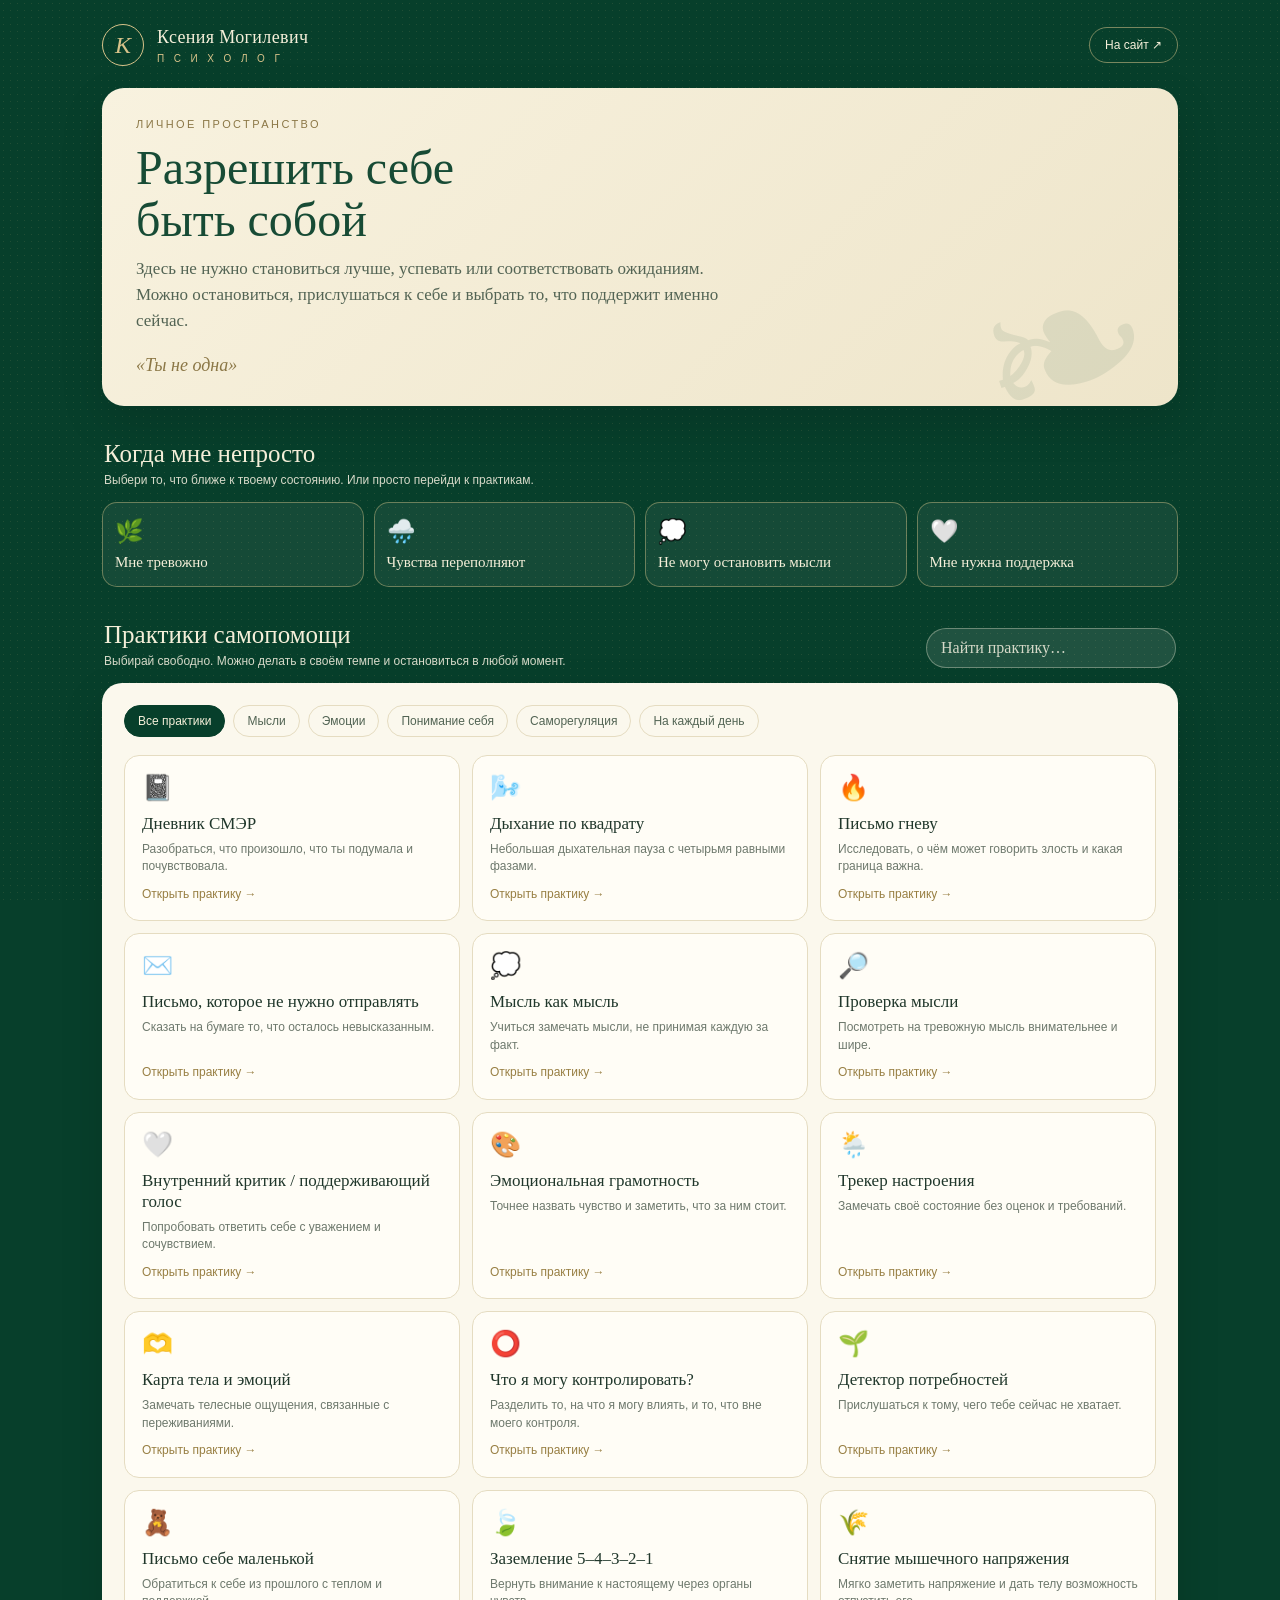
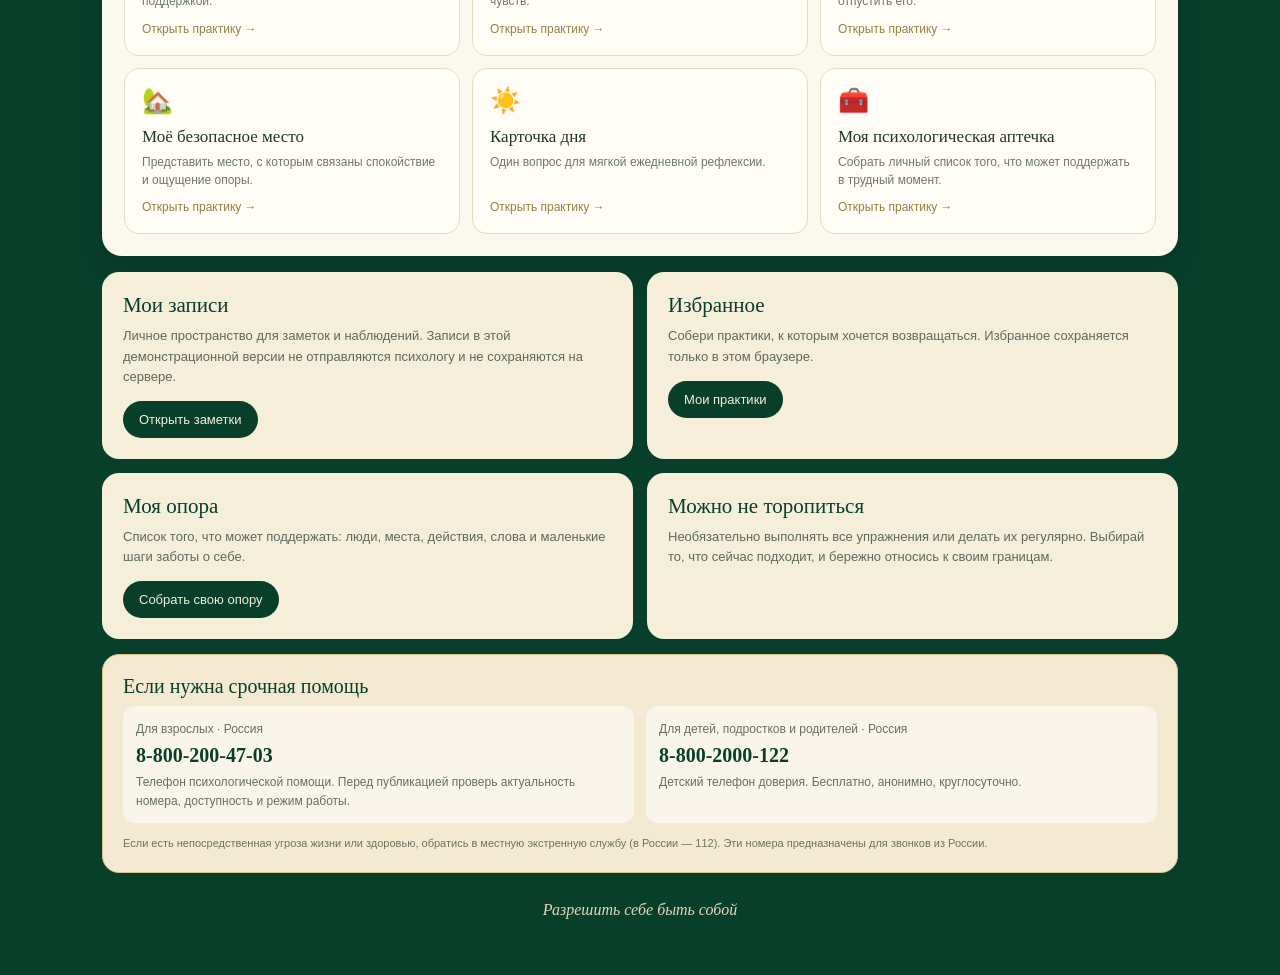
<file: cabinet.html>
<!doctype html>
<html lang="ru">
<head>
<meta charset="utf-8">
<meta name="viewport" content="width=device-width, initial-scale=1">
<meta name="theme-color" content="#073f2b">
<title>Личный кабинет — Ксения Могилевич</title>
<style>
:root{
  --green:#073f2b; --green2:#0c563b; --green3:#174f3a;
  --cream:#f5efd9; --cream2:#eee5c9; --gold:#d8c38a; --ink:#20372b;
  --muted:#6e796d; --paper:#fbf8ed; --line:#e5dcc1; --shadow:0 16px 44px rgba(0,0,0,.13);
}
*{box-sizing:border-box}
body{margin:0;background:var(--green);color:var(--ink);font-family:Georgia,"Times New Roman",serif}
body:before{content:"";position:fixed;inset:0;pointer-events:none;opacity:.13;background-image:radial-gradient(#c6b77b .6px,transparent .7px);background-size:7px 7px}
button,input,textarea{font:inherit}
button{cursor:pointer}
.shell{max-width:1120px;margin:auto;padding:24px 22px 56px;position:relative}
.topbar{display:flex;justify-content:space-between;align-items:center;color:var(--cream);gap:16px;margin-bottom:22px}
.brand{display:flex;align-items:center;gap:13px}
.brand-mark{width:42px;height:42px;border:1px solid var(--gold);border-radius:50%;display:grid;place-items:center;color:var(--gold);font-size:24px;font-style:italic}
.brand-name{font-size:18px;letter-spacing:.02em}.brand-sub{font:10px Arial,sans-serif;letter-spacing:.34em;color:var(--gold);margin-top:5px}
.top-link{border:1px solid rgba(216,195,138,.55);border-radius:30px;padding:10px 15px;color:var(--cream);text-decoration:none;font:12px Arial,sans-serif}
.hero{background:linear-gradient(135deg,#f8f2df,#eee5ca);border-radius:22px;padding:30px 34px;position:relative;overflow:hidden;box-shadow:var(--shadow)}
.hero:after{content:"❧";position:absolute;right:25px;bottom:-50px;font-size:210px;line-height:1;color:rgba(23,79,58,.09);transform:rotate(-18deg)}
.eyebrow{font:11px Arial,sans-serif;letter-spacing:.22em;text-transform:uppercase;color:#8b7746}
h1{font-size:clamp(30px,5vw,48px);font-weight:400;line-height:1.08;margin:12px 0 10px;color:#174b35}
.hero p{font-size:17px;line-height:1.55;max-width:590px;margin:0;color:#536454}
.hero-quote{font-style:italic;color:#8b7746;margin-top:20px;font-size:18px}
.section-head{display:flex;align-items:end;justify-content:space-between;gap:16px;margin:34px 2px 15px;color:var(--cream)}
.section-head h2{font-size:25px;font-weight:400;margin:0}.section-head p{font:12px Arial,sans-serif;color:#d6d9c8;margin:5px 0 0}
.search{width:min(250px,45vw);background:rgba(255,255,255,.1);border:1px solid rgba(245,239,217,.35);border-radius:30px;padding:10px 14px;color:var(--cream);outline:none}
.search::placeholder{color:#d6d9c8}
.state-grid{display:grid;grid-template-columns:repeat(4,1fr);gap:10px}
.state{border:1px solid rgba(216,195,138,.45);background:rgba(255,255,255,.06);color:var(--cream);padding:15px 12px;border-radius:15px;text-align:left;transition:.2s}
.state:hover,.state.active{background:var(--cream);color:var(--green);border-color:var(--gold)}
.state span{display:block;font-size:23px;margin-bottom:8px}.state b{font-size:15px;font-weight:400}
.library{background:var(--paper);border-radius:20px;padding:22px;box-shadow:var(--shadow)}
.filters{display:flex;gap:8px;flex-wrap:wrap;margin-bottom:18px}
.filter{border:1px solid var(--line);border-radius:30px;background:transparent;color:#526454;padding:8px 13px;font:12px Arial,sans-serif}
.filter.active{background:var(--green);border-color:var(--green);color:var(--cream)}
.cards{display:grid;grid-template-columns:repeat(3,1fr);gap:12px}
.practice{background:#fffdf6;border:1px solid var(--line);border-radius:15px;padding:17px;min-height:146px;text-align:left;color:var(--ink);transition:.2s;display:flex;flex-direction:column}
.practice:hover{transform:translateY(-2px);border-color:#bca66c;box-shadow:0 8px 20px rgba(44,55,37,.08)}
.practice .ico{font-size:25px;margin-bottom:11px}.practice strong{font-size:17px;font-weight:400;line-height:1.25}.practice small{font:12px/1.45 Arial,sans-serif;color:var(--muted);margin-top:7px}
.lower{display:grid;grid-template-columns:1fr 1fr;gap:14px;margin-top:16px}
.panel{background:var(--cream);border-radius:17px;padding:21px}
.panel h3{font-size:21px;font-weight:400;color:var(--green);margin:0 0 8px}.panel p{font:13px/1.55 Arial,sans-serif;color:#5d6a5b;margin:0 0 14px}
.panel button,.primary{background:var(--green);border:0;color:var(--cream);border-radius:30px;padding:11px 16px;font:13px Arial,sans-serif}
.emergency{margin-top:15px;background:#f4ead1;border:1px solid var(--gold);border-radius:17px;padding:20px;color:var(--ink)}
.emergency h3{font-size:20px;font-weight:400;margin:0 0 8px;color:var(--green)}
.hotlines{display:grid;grid-template-columns:1fr 1fr;gap:12px}
.hotline{background:rgba(255,255,255,.55);border-radius:12px;padding:13px}
.hotline b{display:block;font-size:20px;color:var(--green);margin:5px 0}
.hotline small{font:12px/1.45 Arial,sans-serif;color:#66705f}
.note{font:11px/1.5 Arial,sans-serif;color:#6f725f;margin-top:12px}
footer{text-align:center;color:#e1d7b6;font-style:italic;margin-top:28px;font-size:16px}
.modal-backdrop{display:none;position:fixed;inset:0;background:rgba(0,20,13,.72);z-index:10;padding:18px;overflow:auto}
.modal-backdrop.open{display:grid;place-items:center}
.modal{width:min(650px,100%);max-height:92vh;overflow:auto;background:var(--paper);border-radius:20px;padding:25px;box-shadow:var(--shadow)}
.modal-top{display:flex;justify-content:space-between;align-items:start;gap:14px}
.modal h2{font-size:26px;font-weight:400;color:var(--green);margin:0 0 8px}
.close{border:1px solid var(--line);background:transparent;border-radius:50%;width:36px;height:36px;font-size:20px;color:var(--green)}
.modal-intro{font:14px/1.55 Arial,sans-serif;color:#66705f;margin:0 0 18px}
.fields{display:grid;gap:13px}
.field label{display:block;font:13px Arial,sans-serif;color:#435b48;margin-bottom:6px}
.field textarea,.field input{width:100%;border:1px solid var(--line);background:#fffef9;border-radius:10px;padding:12px;color:var(--ink);outline-color:#b79c5e;resize:vertical}
.field textarea{min-height:82px}
.modal-actions{display:flex;justify-content:space-between;align-items:center;gap:10px;margin-top:18px;flex-wrap:wrap}
.secondary{background:transparent;border:1px solid var(--line);color:#526454;border-radius:30px;padding:10px 14px;font:13px Arial,sans-serif}
.saved-msg{font:12px Arial,sans-serif;color:#39714e;min-height:16px}
@media(max-width:760px){
 .shell{padding:14px 13px 36px}.topbar{margin-bottom:14px}.brand-name{font-size:15px}.top-link{padding:9px 11px}
 .hero{padding:24px 21px}.hero:after{font-size:140px;right:0}.hero p{font-size:15px}
 .state-grid{grid-template-columns:repeat(2,1fr)}.section-head{align-items:start;flex-direction:column}.search{width:100%}
 .library{padding:14px}.cards{grid-template-columns:repeat(2,1fr);gap:9px}.practice{padding:13px;min-height:140px}.practice strong{font-size:15px}
 .lower{grid-template-columns:1fr}.hotlines{grid-template-columns:1fr}.panel{padding:18px}
}
@media(max-width:370px){.cards{grid-template-columns:1fr}.state{padding:12px}}
</style>
</head>
<body>
<div class="shell">
  <header class="topbar">
    <div class="brand"><div class="brand-mark">К</div><div><div class="brand-name">Ксения Могилевич</div><div class="brand-sub">П С И Х О Л О Г</div></div></div>
    <a class="top-link" href="/">На сайт ↗</a>
  </header>

  <section class="hero">
    <div class="eyebrow">Личное пространство</div>
    <h1>Разрешить себе<br>быть собой</h1>
    <p>Здесь не нужно становиться лучше, успевать или соответствовать ожиданиям. Можно остановиться, прислушаться к себе и выбрать то, что поддержит именно сейчас.</p>
    <div class="hero-quote">«Ты не одна»</div>
  </section>

  <div class="section-head">
    <div><h2>Когда мне непросто</h2><p>Выбери то, что ближе к твоему состоянию. Или просто перейди к практикам.</p></div>
  </div>
  <div class="state-grid" id="states">
    <button class="state" data-filter="regulation"><span>🌿</span><b>Мне тревожно</b></button>
    <button class="state" data-filter="emotions"><span>🌧️</span><b>Чувства переполняют</b></button>
    <button class="state" data-filter="thoughts"><span>💭</span><b>Не могу остановить мысли</b></button>
    <button class="state" data-filter="self"><span>🤍</span><b>Мне нужна поддержка</b></button>
  </div>

  <div class="section-head">
    <div><h2>Практики самопомощи</h2><p>Выбирай свободно. Можно делать в своём темпе и остановиться в любой момент.</p></div>
    <input class="search" id="search" type="search" placeholder="Найти практику…">
  </div>
  <section class="library">
    <div class="filters" id="filters">
      <button class="filter active" data-filter="all">Все практики</button>
      <button class="filter" data-filter="thoughts">Мысли</button>
      <button class="filter" data-filter="emotions">Эмоции</button>
      <button class="filter" data-filter="self">Понимание себя</button>
      <button class="filter" data-filter="regulation">Саморегуляция</button>
      <button class="filter" data-filter="daily">На каждый день</button>
    </div>
    <div class="cards" id="cards"></div>
  </section>

  <div class="lower">
    <section class="panel"><h3>Мои записи</h3><p>Личное пространство для заметок и наблюдений. Записи в этой демонстрационной версии не отправляются психологу и не сохраняются на сервере.</p><button onclick="openNote()">Открыть заметки</button></section>
    <section class="panel"><h3>Избранное</h3><p>Собери практики, к которым хочется возвращаться. Избранное сохраняется только в этом браузере.</p><button onclick="showFavorites()">Мои практики</button></section>
    <section class="panel"><h3>Моя опора</h3><p>Список того, что может поддержать: люди, места, действия, слова и маленькие шаги заботы о себе.</p><button onclick="openSupport()">Собрать свою опору</button></section>
    <section class="panel"><h3>Можно не торопиться</h3><p>Необязательно выполнять все упражнения или делать их регулярно. Выбирай то, что сейчас подходит, и бережно относись к своим границам.</p></section>
  </div>

  <section class="emergency">
    <h3>Если нужна срочная помощь</h3>
    <div class="hotlines">
      <div class="hotline"><small>Для взрослых · Россия</small><b>8-800-200-47-03</b><small>Телефон психологической помощи. Перед публикацией проверь актуальность номера, доступность и режим работы.</small></div>
      <div class="hotline"><small>Для детей, подростков и родителей · Россия</small><b>8-800-2000-122</b><small>Детский телефон доверия. Бесплатно, анонимно, круглосуточно.</small></div>
    </div>
    <div class="note">Если есть непосредственная угроза жизни или здоровью, обратись в местную экстренную службу (в России — 112). Эти номера предназначены для звонков из России.</div>
  </section>
  <footer>Разрешить себе быть собой</footer>
</div>

<div class="modal-backdrop" id="modal" role="dialog" aria-modal="true" aria-labelledby="modalTitle">
  <div class="modal">
    <div class="modal-top"><div><h2 id="modalTitle">Практика</h2><p class="modal-intro" id="modalIntro"></p></div><button class="close" aria-label="Закрыть" onclick="closeModal()">×</button></div>
    <div class="fields" id="modalFields"></div>
    <div class="modal-actions"><button class="secondary" onclick="closeModal()">Закрыть</button><div style="display:flex;gap:8px;align-items:center"><span class="saved-msg" id="savedMsg"></span><button class="primary" onclick="saveCurrent()">Сохранить запись</button></div></div>
    <p class="note">Это пространство самопомощи, а не замена индивидуальной или экстренной помощи. Если упражнение усиливает дискомфорт, остановись и выбери более подходящий способ поддержки.</p>
  </div>
</div>
<script>
const practices = [
{id:'smer',title:'Дневник СМЭР',ico:'📓',cat:'thoughts',desc:'Разобраться, что произошло, что ты подумала и почувствовала.',intro:'Вспомни одну конкретную ситуацию. Заполняй только те поля, на которые сейчас хочется ответить.',q:['Ситуация. Что произошло?','Мысли. Что промелькнуло у меня в голове?','Эмоции. Что я почувствовала и насколько сильно (0–10)?','Реакция. Что я сделала или захотела сделать?','Что могло бы поддержать меня в похожей ситуации?']},
{id:'box',title:'Дыхание по квадрату',ico:'🌬️',cat:'regulation',desc:'Небольшая дыхательная пауза с четырьмя равными фазами.',intro:'Следуй за сторонами квадрата: вдох — пауза — выдох — пауза. Начни с комфортных 3–4 секунд. Не задерживай дыхание, если это неприятно.',q:['Как я чувствую себя до практики?','Что я замечаю после нескольких циклов?']},
{id:'anger',title:'Письмо гневу',ico:'🔥',cat:'emotions',desc:'Исследовать, о чём может говорить злость и какая граница важна.',intro:'Письмо не нужно отправлять. Можно писать свободно, без цензуры, а можно ограничиться несколькими фразами.',q:['На что или на кого я злюсь?','Что именно меня задело?','Какая моя потребность или граница оказалась затронута?','Что мой гнев пытается мне сообщить?','Как я могу позаботиться о себе сейчас, не причиняя вреда себе и другим?']},
{id:'unsent',title:'Письмо, которое не нужно отправлять',ico:'✉️',cat:'emotions',desc:'Сказать на бумаге то, что осталось невысказанным.',intro:'Адресат не получит это письмо. Ты сама решаешь, что с ним делать: сохранить, переписать или удалить.',q:['Кому я хочу написать?','Что мне важно сказать?','О чём я молчала или молчал?','Что я хочу оставить себе после этого письма?']},
{id:'thought',title:'Мысль как мысль',ico:'💭',cat:'thoughts',desc:'Учиться замечать мысли, не принимая каждую за факт.',intro:'Не нужно спорить с мыслью или прогонять её. Попробуй заметить её как событие ума.',q:['Какая мысль сейчас занимает меня?','Попробуй сказать: «Я замечаю, что мой ум говорит мне…»','Что меняется, когда я называю это мыслью, а не фактом?','Как я хочу поступить, даже если эта мысль остаётся?']},
{id:'check',title:'Проверка мысли',ico:'🔎',cat:'thoughts',desc:'Посмотреть на тревожную мысль внимательнее и шире.',intro:'Цель не в том, чтобы заставить себя думать позитивно, а в том, чтобы найти более реалистичный и гибкий взгляд.',q:['Какая мысль меня беспокоит?','Какие факты поддерживают эту мысль?','Какие факты ей не соответствуют или остаются неизвестными?','Что бы я сказала близкому человеку в такой ситуации?','Какая формулировка была бы более сбалансированной?']},
{id:'critic',title:'Внутренний критик / поддерживающий голос',ico:'🤍',cat:'thoughts',desc:'Попробовать ответить себе с уважением и сочувствием.',intro:'Представь, что рядом человек, который относится к тебе бережно. Что он мог бы сказать?',q:['Что сейчас говорит мой внутренний критик?','Что я чувствую, когда слышу эти слова?','Как мог бы ответить поддерживающий голос?','Какие слова мне важно услышать сейчас?']},
{id:'emotion',title:'Эмоциональная грамотность',ico:'🎨',cat:'emotions',desc:'Точнее назвать чувство и заметить, что за ним стоит.',intro:'Эмоции не бывают неправильными. Попробуй подобрать наиболее точное название своему переживанию.',q:['Что я сейчас чувствую?','Насколько интенсивно это чувство от 0 до 10?','Что произошло перед этим?','Что мне хочется сделать под влиянием эмоции?','В чём я могу нуждаться сейчас?']},
{id:'mood',title:'Трекер настроения',ico:'🌦️',cat:'daily',desc:'Замечать своё состояние без оценок и требований.',intro:'Это не оценка хорошего или плохого дня. Здесь можно просто оставить отметку о том, как тебе сейчас.',q:['Как бы я назвала своё настроение?','Что сегодня влияло на моё состояние?','Что мне сейчас хотелось бы дать себе?']},
{id:'body',title:'Карта тела и эмоций',ico:'🫶',cat:'emotions',desc:'Замечать телесные ощущения, связанные с переживаниями.',intro:'Мягко обрати внимание на тело. Не нужно ничего менять или добиваться расслабления.',q:['Где в теле я замечаю ощущения?','На что они похожи: тепло, тяжесть, напряжение, покалывание, пустота?','Если это ощущение могло бы что-то сказать, что бы это было?','Что помогло бы мне почувствовать чуть больше комфорта?']},
{id:'control',title:'Что я могу контролировать?',ico:'⭕',cat:'self',desc:'Разделить то, на что я могу влиять, и то, что вне моего контроля.',intro:'Запиши переживания в две группы. Не всё можно изменить, но иногда можно выбрать следующий небольшой шаг.',q:['Что в этой ситуации от меня не зависит?','На что я всё-таки могу повлиять?','Какой небольшой шаг находится в моей зоне влияния?']},
{id:'needs',title:'Детектор потребностей',ico:'🌱',cat:'self',desc:'Прислушаться к тому, чего тебе сейчас не хватает.',intro:'За эмоциями иногда стоят потребности. Это не тест и не диагноз — просто способ прислушаться к себе.',q:['Что я сейчас чувствую?','Чего мне может не хватать: безопасности, отдыха, близости, признания, свободы, ясности, поддержки?','Как я могу бережно позаботиться об этой потребности?']},
{id:'child',title:'Письмо себе маленькой',ico:'🧸',cat:'self',desc:'Обратиться к себе из прошлого с теплом и поддержкой.',intro:'Это эмоционально насыщенное упражнение. Делай его только если чувствуешь достаточно устойчивости. Можно остановиться в любой момент и вернуться к заземлению.',q:['Что я хотела бы сказать себе маленькой?','Чего мне тогда не хватало?','Что я хочу, чтобы она знала о себе?','Какую поддержку я могу дать себе сегодня?']},
{id:'ground',title:'Заземление 5–4–3–2–1',ico:'🍃',cat:'regulation',desc:'Вернуть внимание к настоящему через органы чувств.',intro:'Не торопись. Можно смотреть вокруг и отмечать предметы про себя или записывать ответы.',q:['Назови 5 вещей, которые видишь.','Заметь 4 ощущения тела или прикосновения.','Прислушайся к 3 звукам.','Найди 2 запаха.','Отметь 1 вкус или одно приятное ощущение.']},
{id:'muscle',title:'Снятие мышечного напряжения',ico:'🌾',cat:'regulation',desc:'Мягко заметить напряжение и дать телу возможность отпустить его.',intro:'Не напрягай мышцы через боль. Если есть медицинские ограничения или упражнение неприятно, пропусти его. Можно просто наблюдать за дыханием.',q:['Где я замечаю напряжение?','Какие мышцы я могу мягко расслабить?','Что изменилось после паузы?','Что ещё помогло бы телу почувствовать комфорт?']},
{id:'safe',title:'Моё безопасное место',ico:'🏡',cat:'regulation',desc:'Представить место, с которым связаны спокойствие и ощущение опоры.',intro:'Это может быть реальное или воображаемое место. Если визуализация не подходит, выбери реальный предмет или уголок, где тебе комфортно.',q:['Как выглядит место, где мне спокойно?','Какие там звуки, запахи, цвета и ощущения?','Что помогает мне чувствовать себя там в безопасности?','Как я могу напомнить себе об этом месте?']},
{id:'card',title:'Карточка дня',ico:'☀️',cat:'daily',desc:'Один вопрос для мягкой ежедневной рефлексии.',intro:'Выбери вопрос и ответь настолько коротко или подробно, насколько хочется.',q:['Что сегодня было для меня важным?','В какой момент я особенно нуждалась в заботе?','Что я хочу разрешить себе сегодня?']},
{id:'kit',title:'Моя психологическая аптечка',ico:'🧰',cat:'self',desc:'Собрать личный список того, что может поддержать в трудный момент.',intro:'Заполни свою аптечку заранее. В сложный момент можно будет открыть этот список и выбрать то, что подходит.',q:['Что помогает мне, когда тревожно?','Что поддерживает меня, когда грустно или одиноко?','Что помогает, когда я злюсь или перегружена?','К кому я могу обратиться за человеческой поддержкой?','Какие слова мне важно напоминать себе?']}
];
let activeFilter='all', current=null, favorites=new Set(JSON.parse(localStorage.getItem('km-favs')||'[]'));
const cards=document.getElementById('cards');
function render(){
 const term=(document.getElementById('search').value||'').toLowerCase();
 const list=practices.filter(p=>(activeFilter==='all'||p.cat===activeFilter)&&(`${p.title} ${p.desc}`).toLowerCase().includes(term));
 cards.innerHTML=list.map(p=>`<button class="practice" data-id="${p.id}"><span class="ico">${p.ico}</span><strong>${p.title}</strong><small>${p.desc}</small><small style="margin-top:auto;padding-top:10px;color:#987f43">${favorites.has(p.id)?'★ В избранном':'Открыть практику →'}</small></button>`).join('')||'<p>Ничего не найдено. Попробуй другой запрос.</p>';
 cards.querySelectorAll('[data-id]').forEach(b=>b.addEventListener('click',()=>openPractice(b.dataset.id)));
}
function setFilter(f){activeFilter=f;document.querySelectorAll('.filter').forEach(b=>b.classList.toggle('active',b.dataset.filter===f));render()}
document.querySelectorAll('.filter').forEach(b=>b.addEventListener('click',()=>setFilter(b.dataset.filter)));
document.querySelectorAll('.state').forEach(b=>b.addEventListener('click',()=>{document.querySelectorAll('.state').forEach(x=>x.classList.remove('active'));b.classList.add('active');setFilter(b.dataset.filter)}));
document.getElementById('search').addEventListener('input',render);
function openPractice(id){
 current=practices.find(p=>p.id===id); if(!current)return;
 document.getElementById('modalTitle').textContent=current.title;
 document.getElementById('modalIntro').textContent=current.intro;
 document.getElementById('modalFields').innerHTML=current.q.map((q,i)=>`<div class="field"><label for="answer${i}">${q}</label><textarea id="answer${i}" placeholder="Можно записать здесь…"></textarea></div>`).join('');
 document.getElementById('savedMsg').textContent='';
 const fav=document.createElement('button');fav.className='secondary';fav.textContent=favorites.has(id)?'★ Убрать из избранного':'☆ В избранное';fav.onclick=()=>toggleFav(id,fav);
 document.querySelector('.modal-actions').prepend(fav);
 document.getElementById('modal').classList.add('open');
}
function toggleFav(id,btn){if(favorites.has(id))favorites.delete(id);else favorites.add(id);localStorage.setItem('km-favs',JSON.stringify([...favorites]));btn.textContent=favorites.has(id)?'★ Убрать из избранного':'☆ В избранное';render()}
function closeModal(){document.getElementById('modal').classList.remove('open')}
function saveCurrent(){
 if(!current)return;
 // Demo intentionally does not persist sensitive answers. A secure server-side store must be implemented before production.
 document.getElementById('savedMsg').textContent='В демонстрации запись не сохраняется. Подключи защищённое хранилище перед публикацией.';
}
function openNote(){
 current={title:'Мои записи',intro:'Личная заметка. В этой демонстрационной версии текст не сохраняется.',q:['О чём мне хочется записать?']};
 document.getElementById('modalTitle').textContent=current.title;document.getElementById('modalIntro').textContent=current.intro;
 document.getElementById('modalFields').innerHTML='<div class="field"><label>Моя заметка</label><textarea style="min-height:190px" placeholder="Пиши в своём темпе…"></textarea></div>';
 document.getElementById('savedMsg').textContent='';document.getElementById('modal').classList.add('open');
}
function showFavorites(){setFilter('all');document.getElementById('search').value='';cards.innerHTML=practices.filter(p=>favorites.has(p.id)).map(p=>`<button class="practice" data-id="${p.id}"><span class="ico">${p.ico}</span><strong>${p.title}</strong><small>${p.desc}</small></button>`).join('')||'<p>Пока нет избранных практик. Добавь их, нажав ☆ В избранное.</p>';cards.querySelectorAll('[data-id]').forEach(b=>b.addEventListener('click',()=>openPractice(b.dataset.id)));document.querySelector('.library').scrollIntoView({behavior:'smooth'})}
function openSupport(){
 current={title:'Моя опора',intro:'Собери свой личный список поддержки. Можно возвращаться к нему, когда трудно.',q:['Люди, которым я могу написать или позвонить','Места, где мне спокойно','Действия, которые помогают мне восстановиться','Слова, которые поддерживают меня','Что я могу сделать для себя в ближайшие 10 минут?']};
 document.getElementById('modalTitle').textContent=current.title;document.getElementById('modalIntro').textContent=current.intro;
 document.getElementById('modalFields').innerHTML=current.q.map((q,i)=>`<div class="field"><label>${q}</label><textarea placeholder="Добавь то, что подходит именно тебе…"></textarea></div>`).join('');
 document.getElementById('savedMsg').textContent='';document.getElementById('modal').classList.add('open');
}
document.getElementById('modal').addEventListener('click',e=>{if(e.target.id==='modal')closeModal()});
render();
</script>
</body>
</html>
</file>
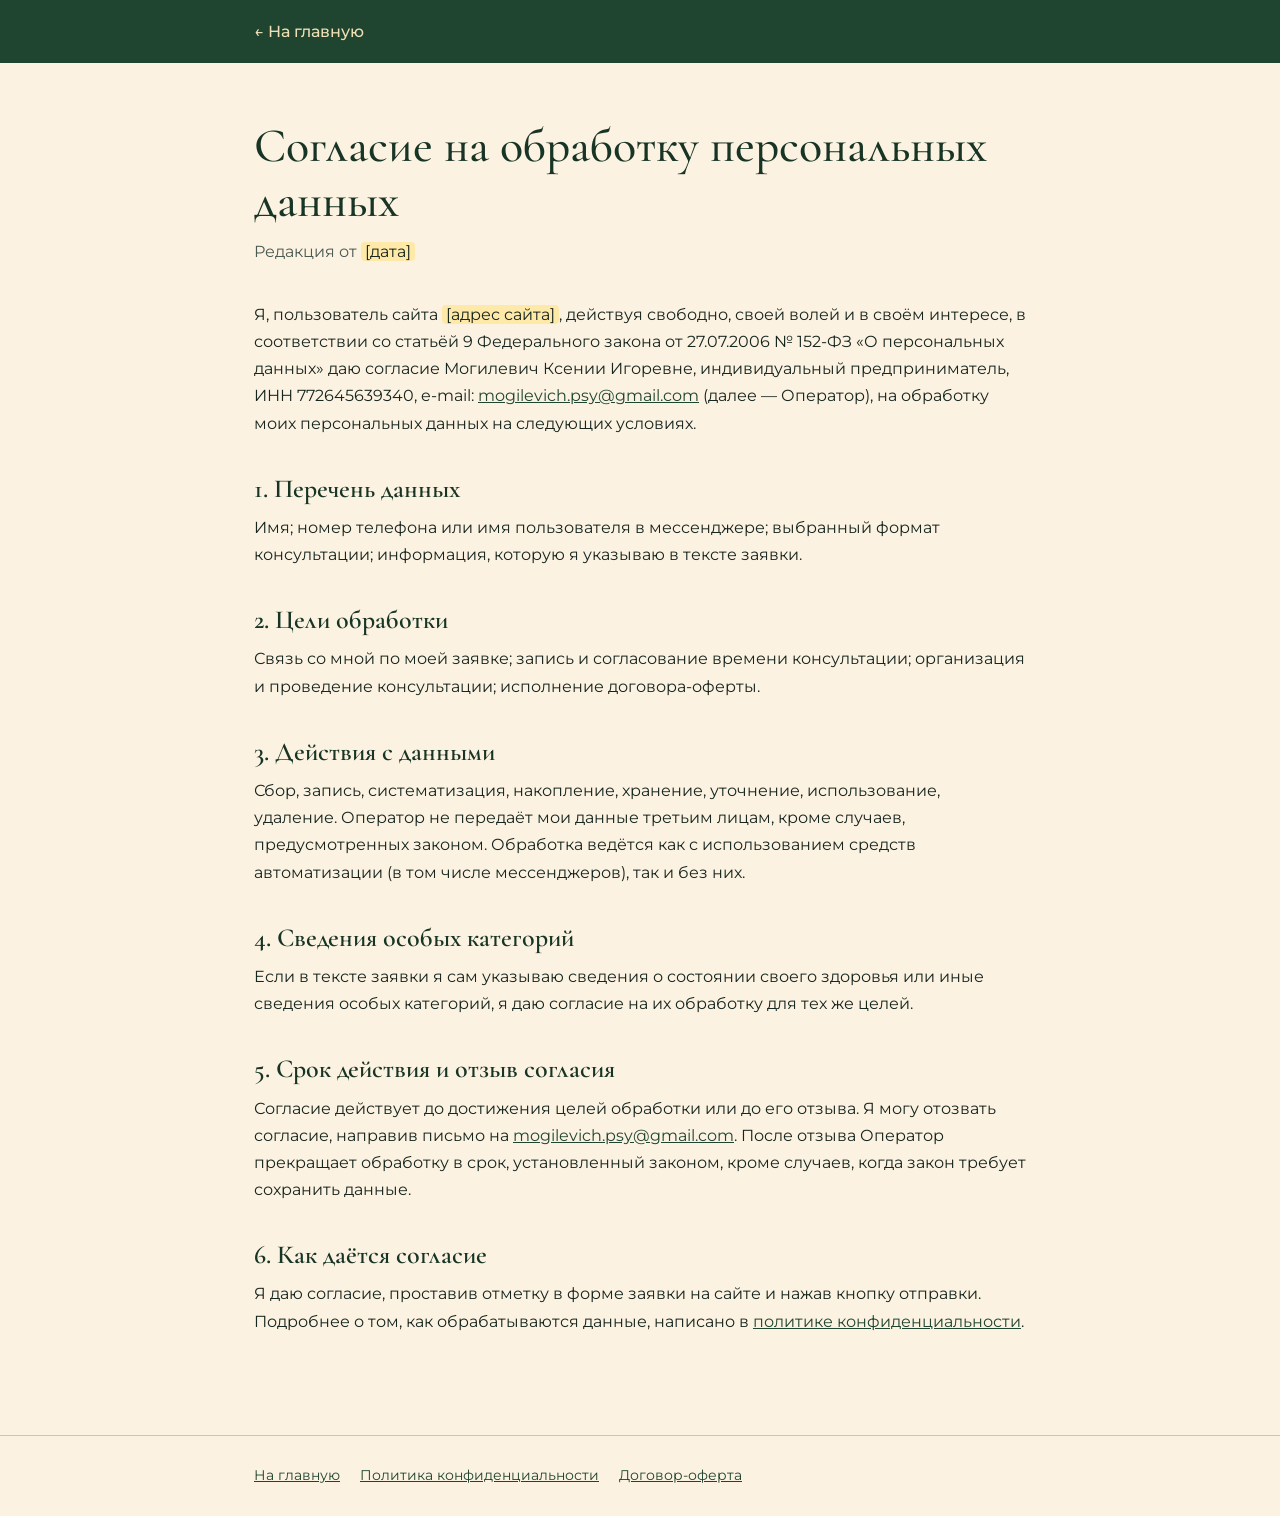
<file: consent.html>
<!doctype html>
<html lang="ru">
<head>
<meta charset="utf-8">
<meta name="viewport" content="width=device-width, initial-scale=1">
<title>Согласие на обработку персональных данных — Ксения Могилевич</title>
<link rel="preconnect" href="https://fonts.googleapis.com">
<link rel="preconnect" href="https://fonts.gstatic.com" crossorigin>
<link rel="stylesheet" href="https://fonts.googleapis.com/css2?family=Cormorant+Garamond:wght@500;600&family=Montserrat:wght@400;500&display=swap">
<link rel="stylesheet" href="legal.css">
</head>
<body>
<!-- ШАБЛОН: заполните жёлтые отметки [ ... ] и покажите документ юристу перед публикацией. -->
<div class="top"><div class="wrap"><a href="index.html">← На главную</a></div></div>
<main>
<div class="wrap">
<h1>Согласие на обработку персональных данных</h1>
<p class="date">Редакция от <mark>[дата]</mark></p>

<p>Я, пользователь сайта <mark>[адрес сайта]</mark>, действуя свободно, своей волей и в своём интересе, в соответствии со статьёй 9 Федерального закона от 27.07.2006 № 152-ФЗ «О персональных данных» даю согласие Могилевич Ксении Игоревне, индивидуальный предприниматель, ИНН 772645639340, e-mail: <a href="mailto:mogilevich.psy@gmail.com">mogilevich.psy@gmail.com</a> (далее — Оператор), на обработку моих персональных данных на следующих условиях.</p>

<h2>1. Перечень данных</h2>
<p>Имя; номер телефона или имя пользователя в мессенджере; выбранный формат консультации; информация, которую я указываю в тексте заявки.</p>

<h2>2. Цели обработки</h2>
<p>Связь со мной по моей заявке; запись и согласование времени консультации; организация и проведение консультации; исполнение договора-оферты.</p>

<h2>3. Действия с данными</h2>
<p>Сбор, запись, систематизация, накопление, хранение, уточнение, использование, удаление. Оператор не передаёт мои данные третьим лицам, кроме случаев, предусмотренных законом. Обработка ведётся как с использованием средств автоматизации (в том числе мессенджеров), так и без них.</p>

<h2>4. Сведения особых категорий</h2>
<p>Если в тексте заявки я сам указываю сведения о состоянии своего здоровья или иные сведения особых категорий, я даю согласие на их обработку для тех же целей.</p>

<h2>5. Срок действия и отзыв согласия</h2>
<p>Согласие действует до достижения целей обработки или до его отзыва. Я могу отозвать согласие, направив письмо на <a href="mailto:mogilevich.psy@gmail.com">mogilevich.psy@gmail.com</a>. После отзыва Оператор прекращает обработку в срок, установленный законом, кроме случаев, когда закон требует сохранить данные.</p>

<h2>6. Как даётся согласие</h2>
<p>Я даю согласие, проставив отметку в форме заявки на сайте и нажав кнопку отправки. Подробнее о том, как обрабатываются данные, написано в <a href="privacy.html">политике конфиденциальности</a>.</p>
</div>
</main>
<div class="site-foot"><div class="wrap"><a href="index.html">На главную</a><a href="privacy.html">Политика конфиденциальности</a><a href="offer.html">Договор-оферта</a></div></div>
</body>
</html>
</file>
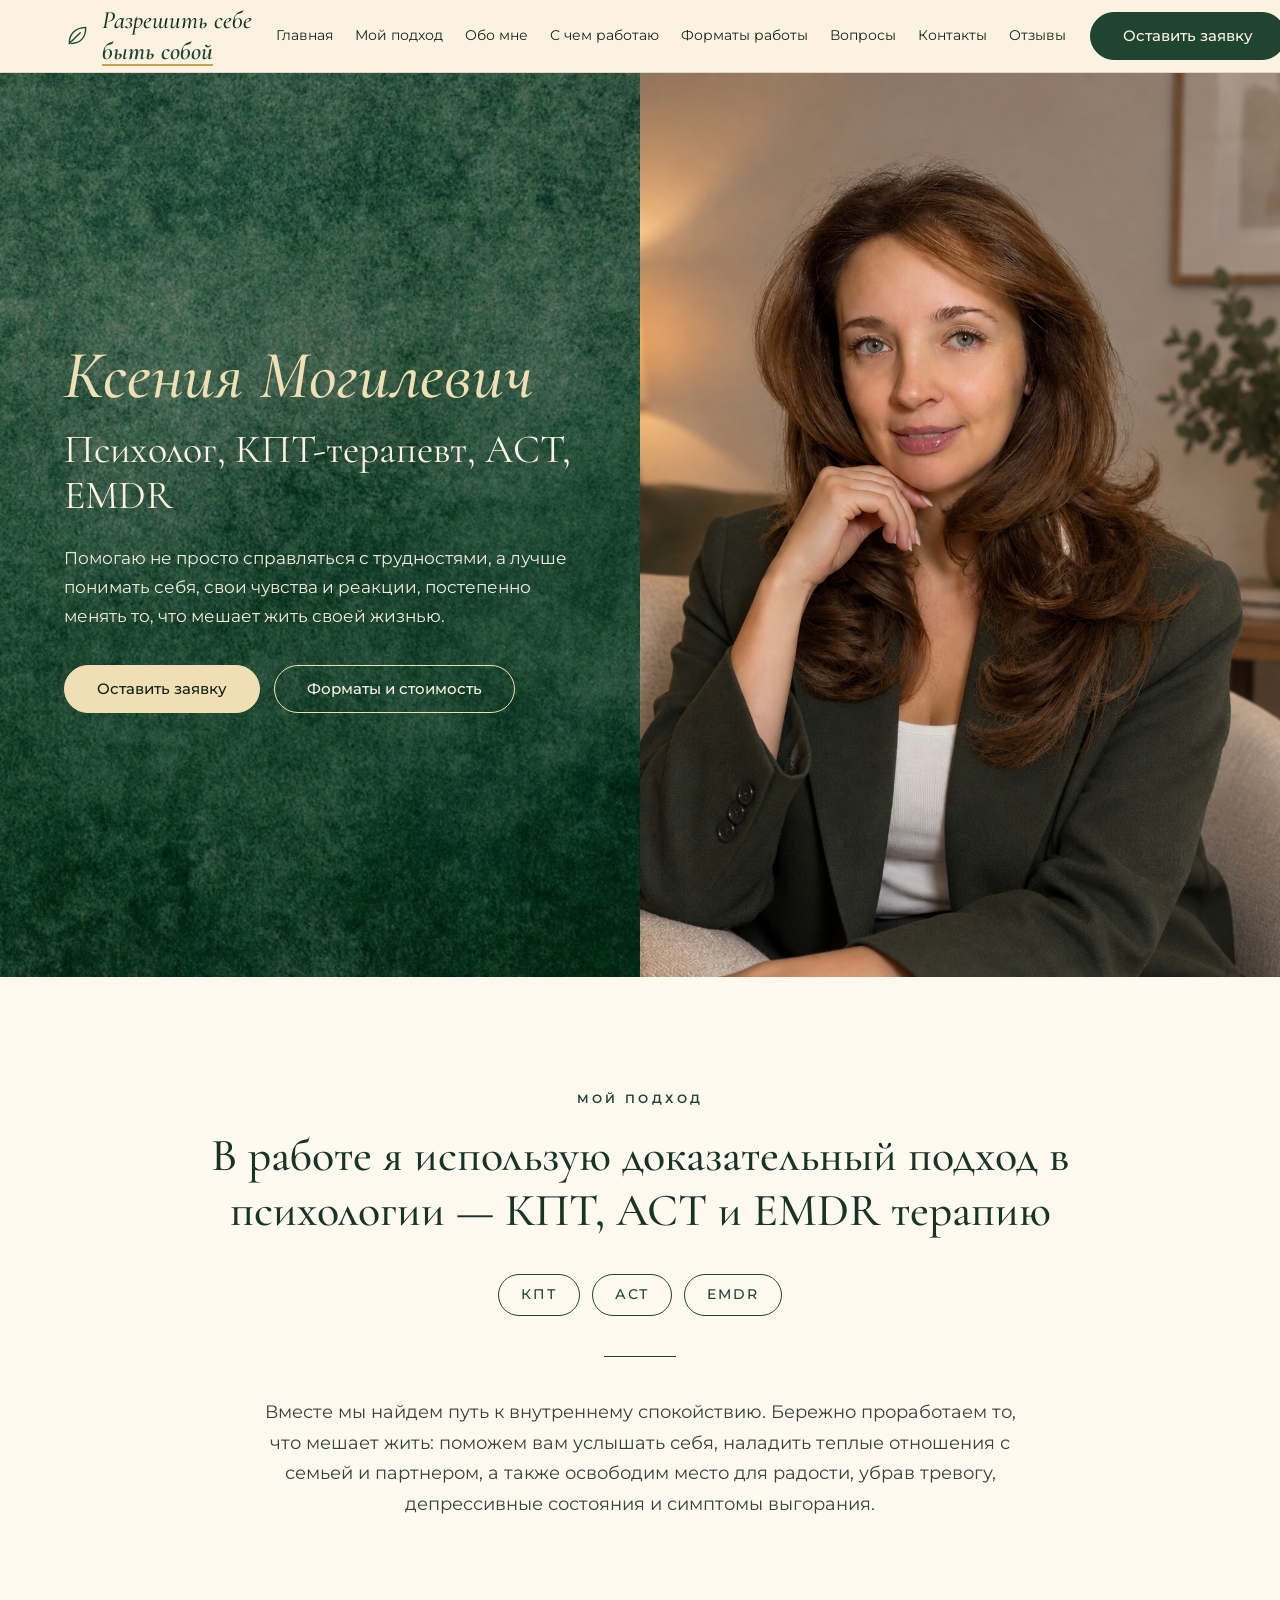
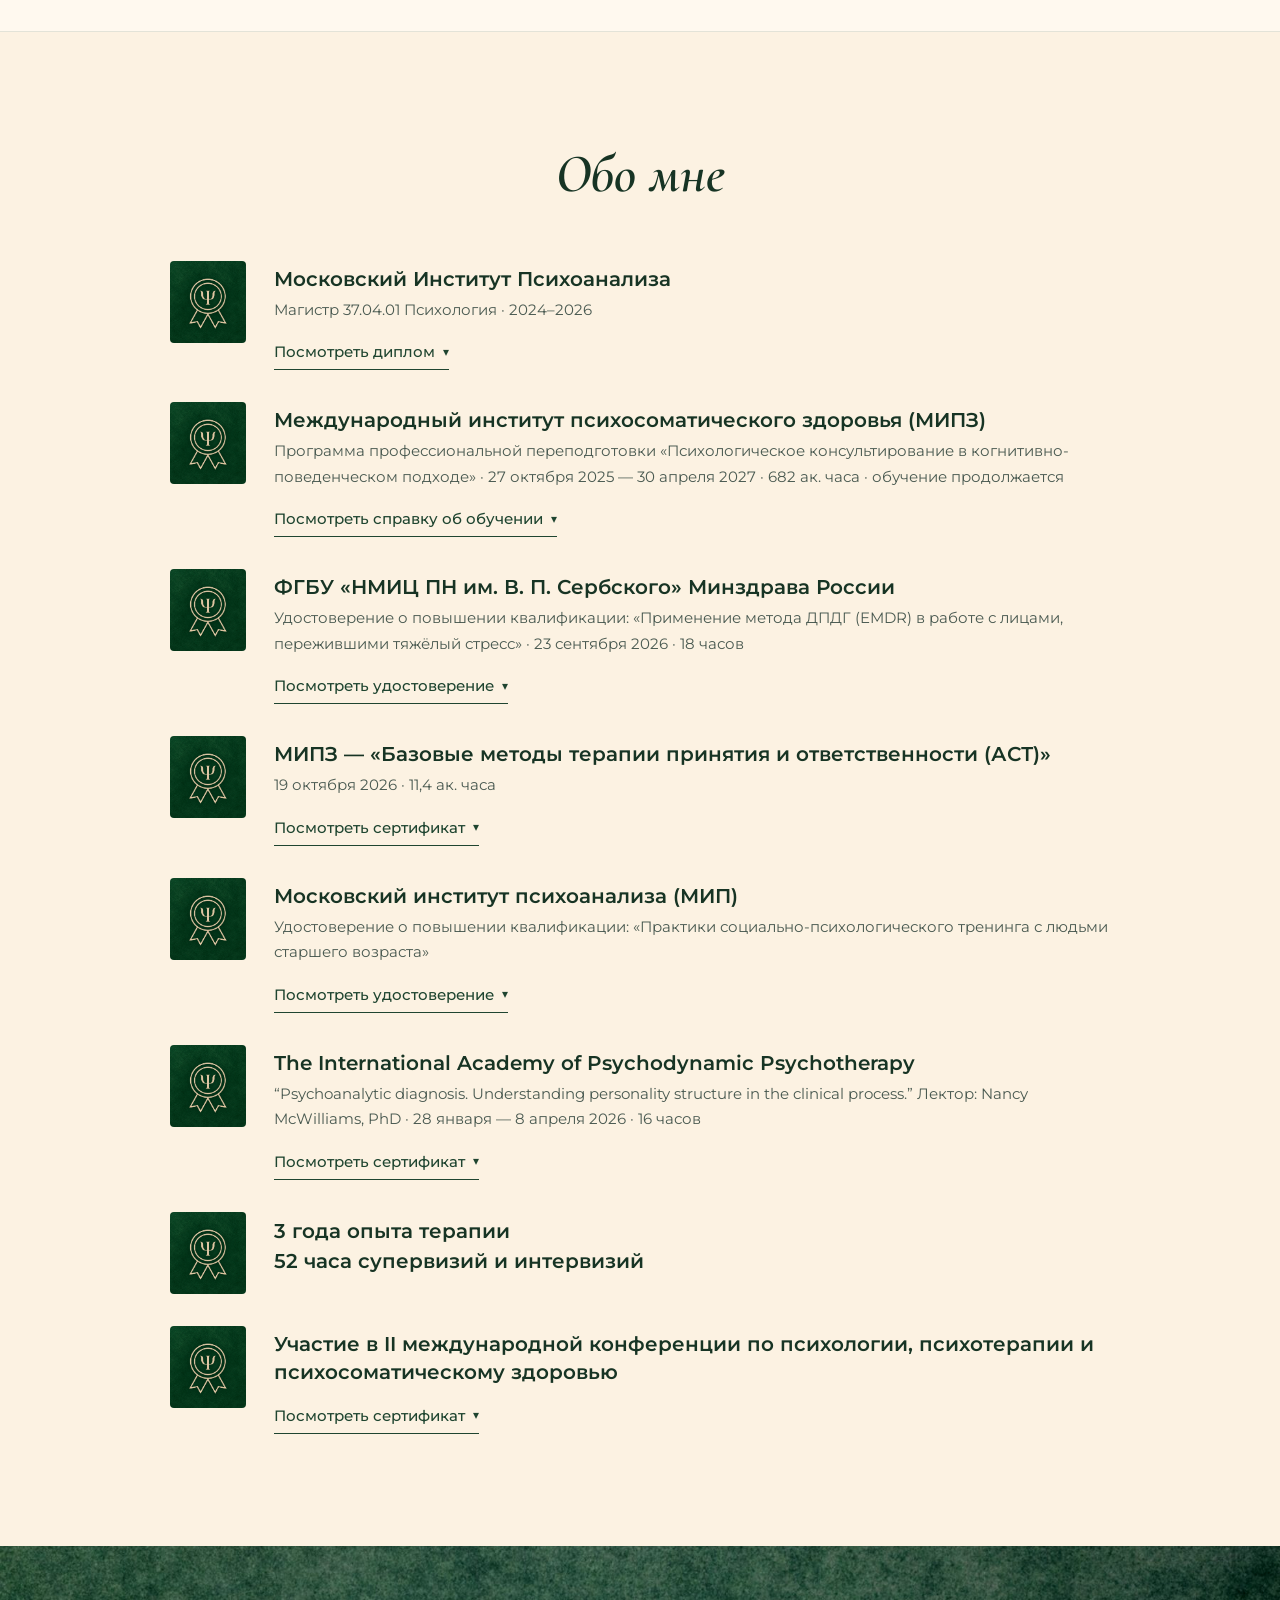
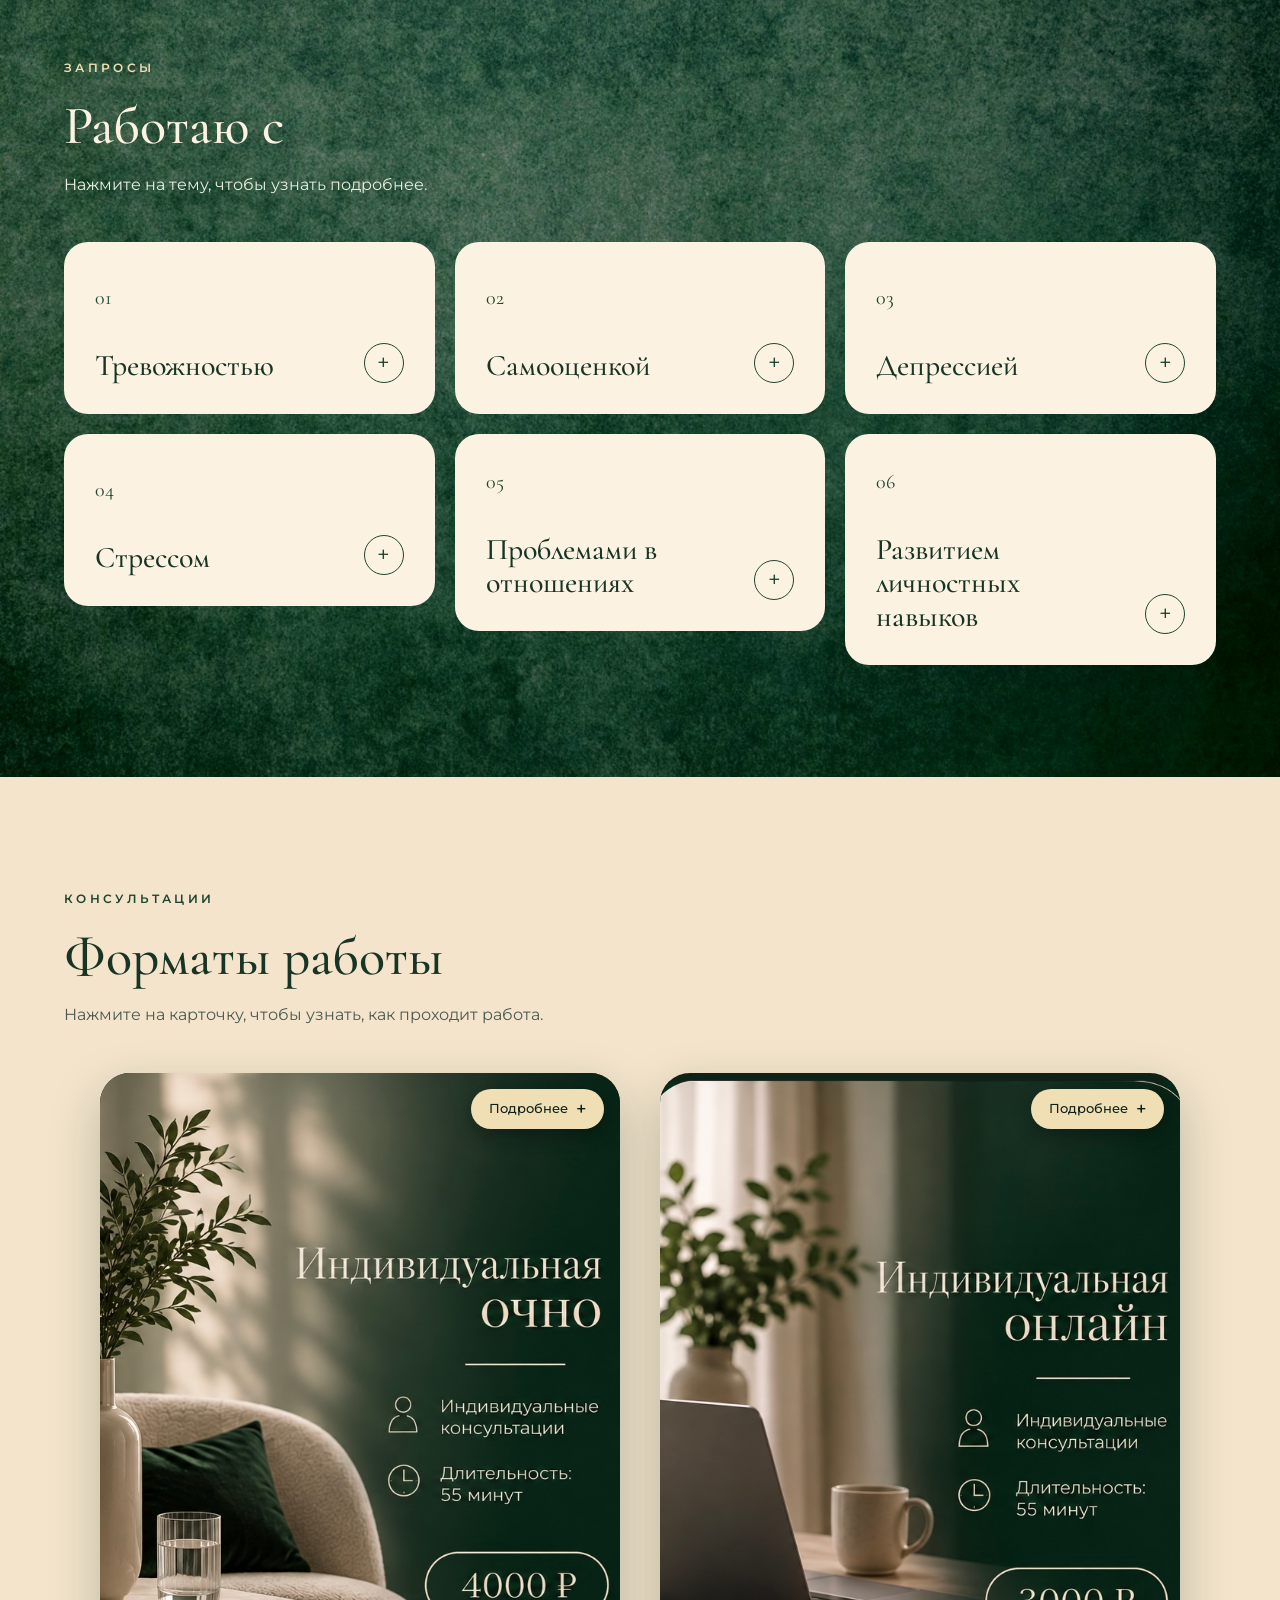
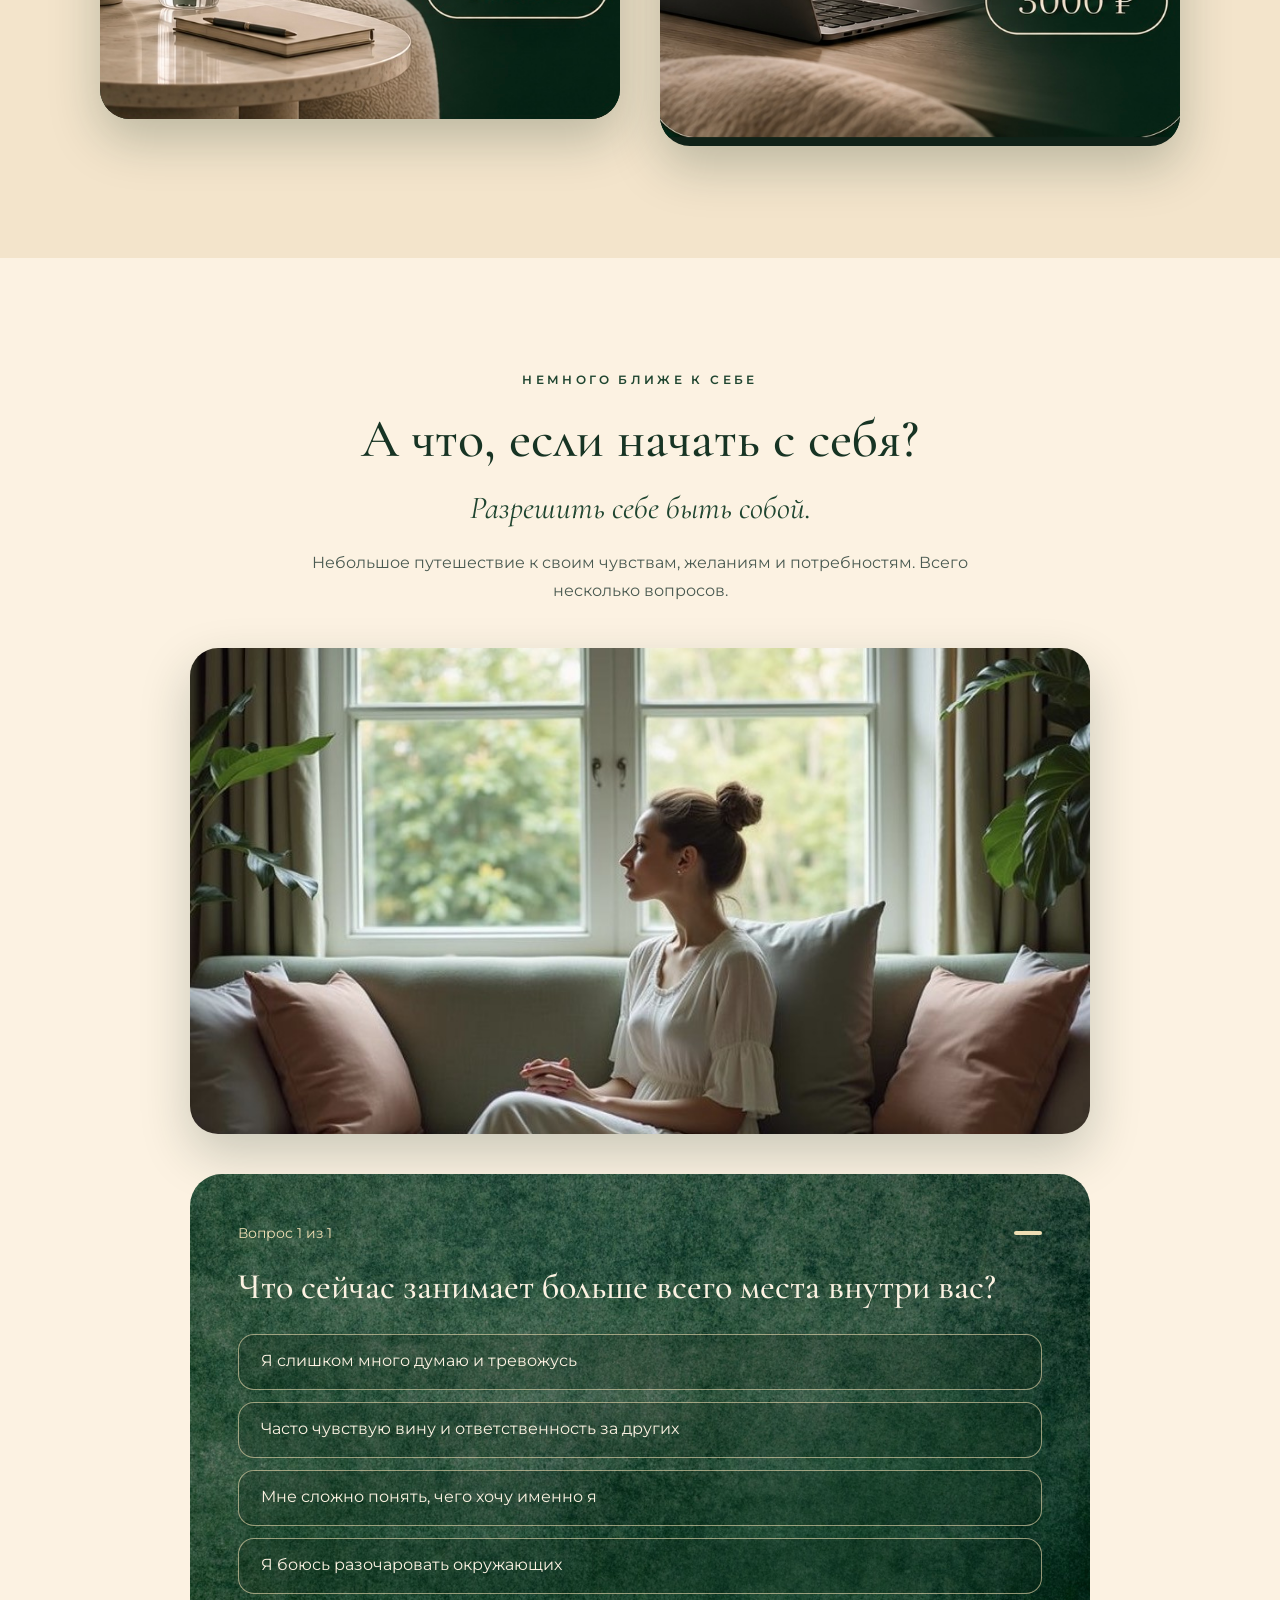
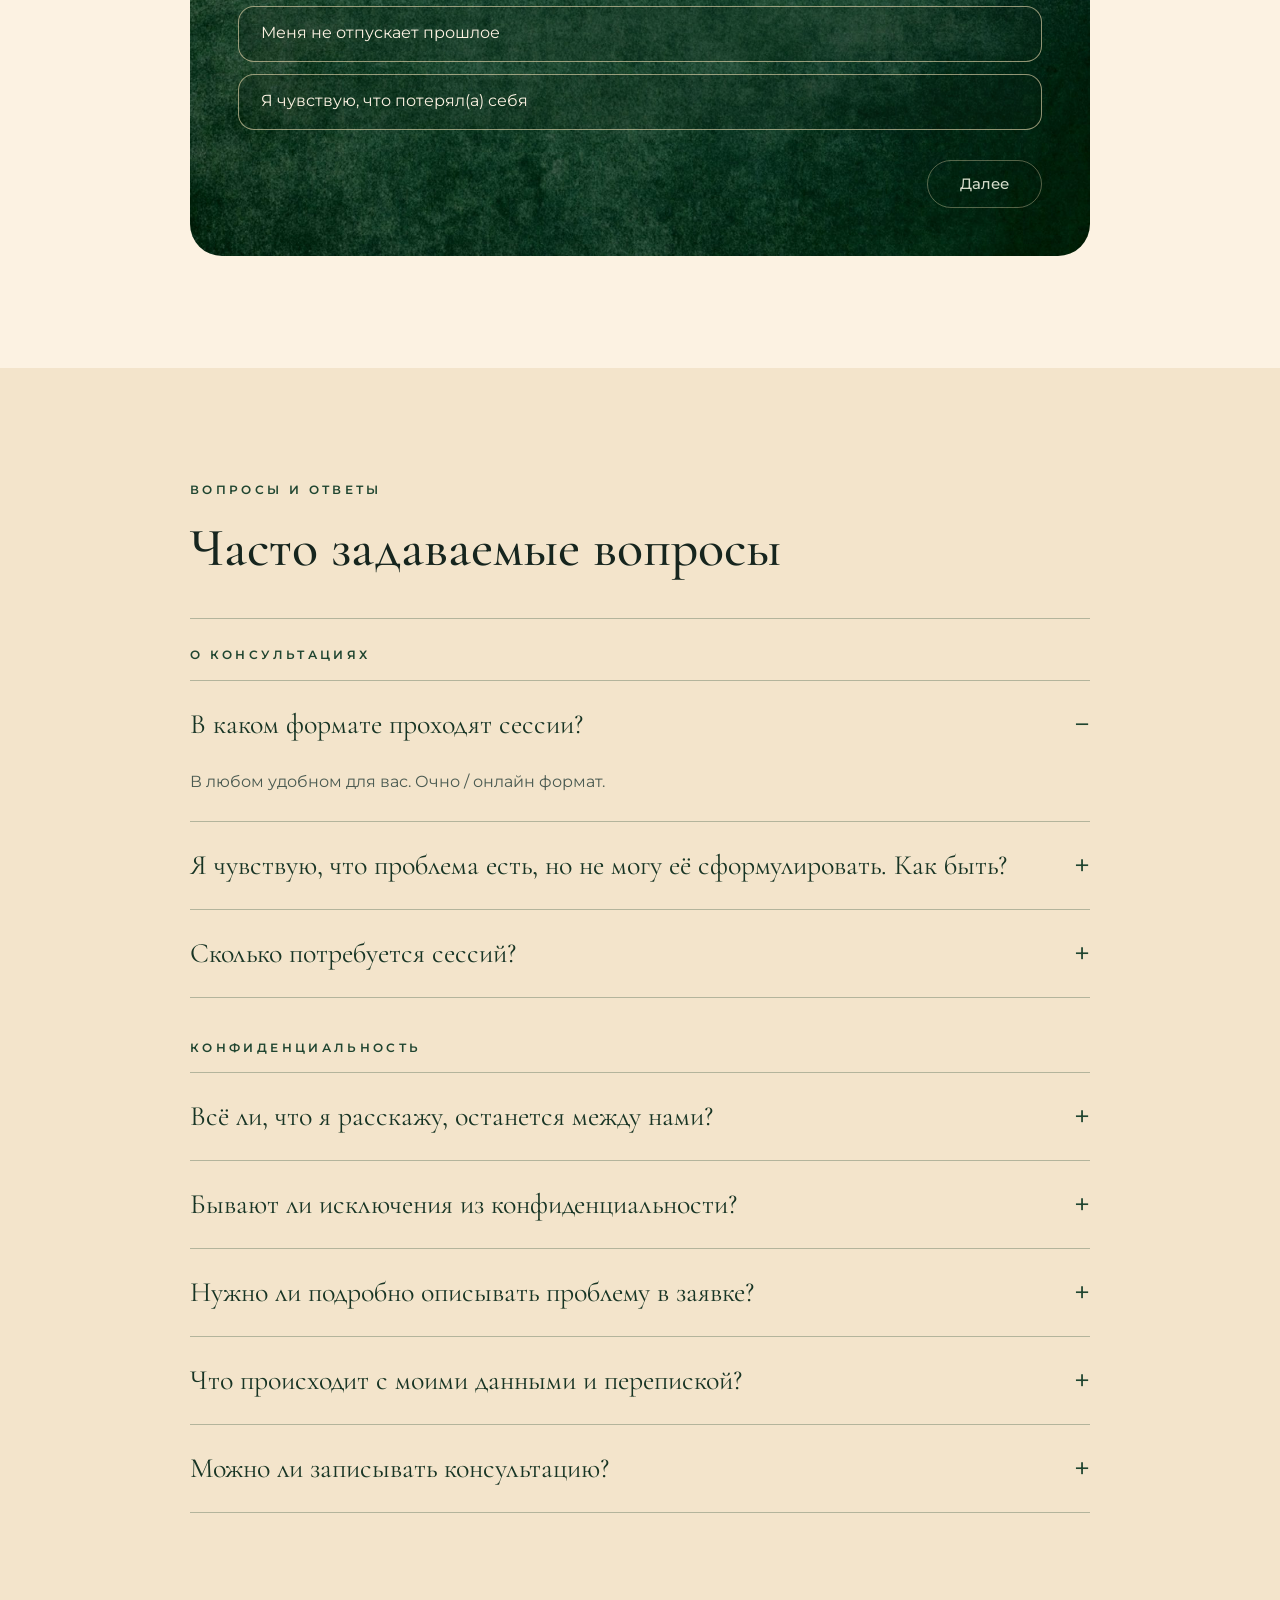
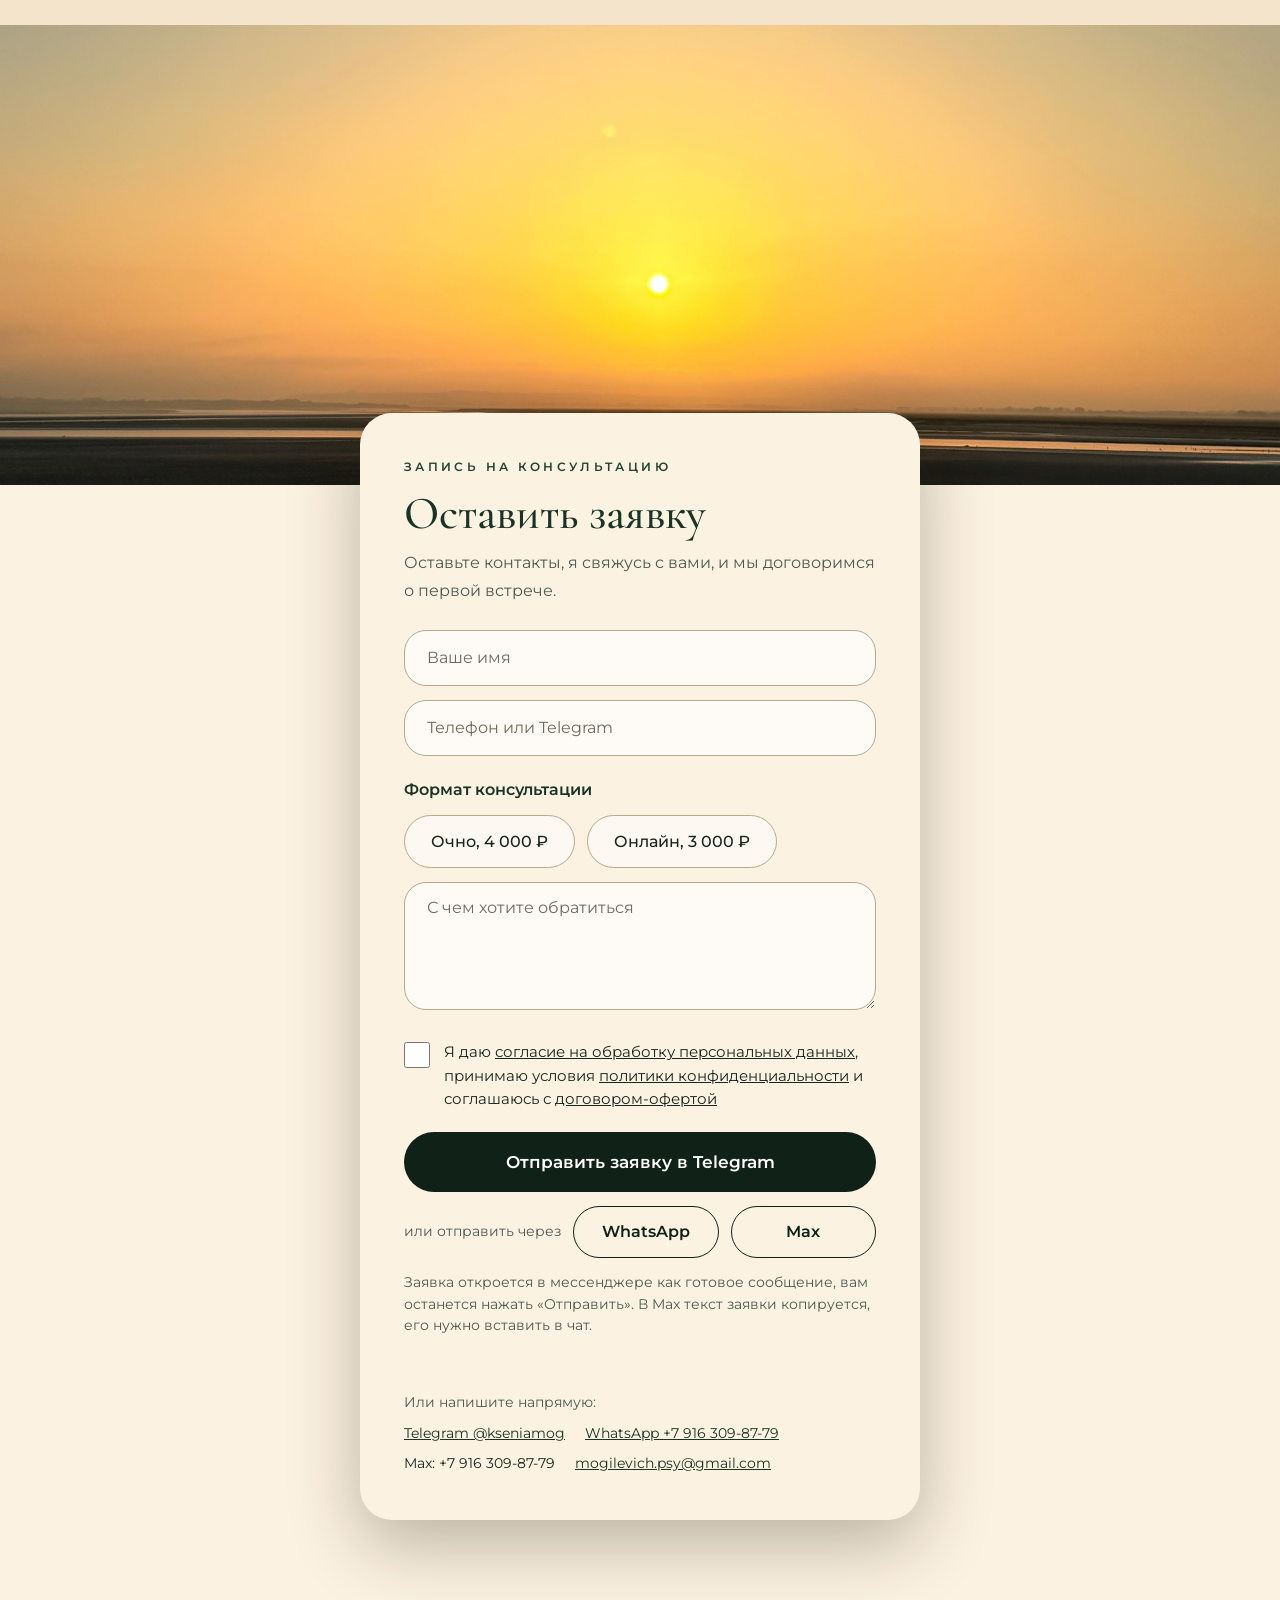
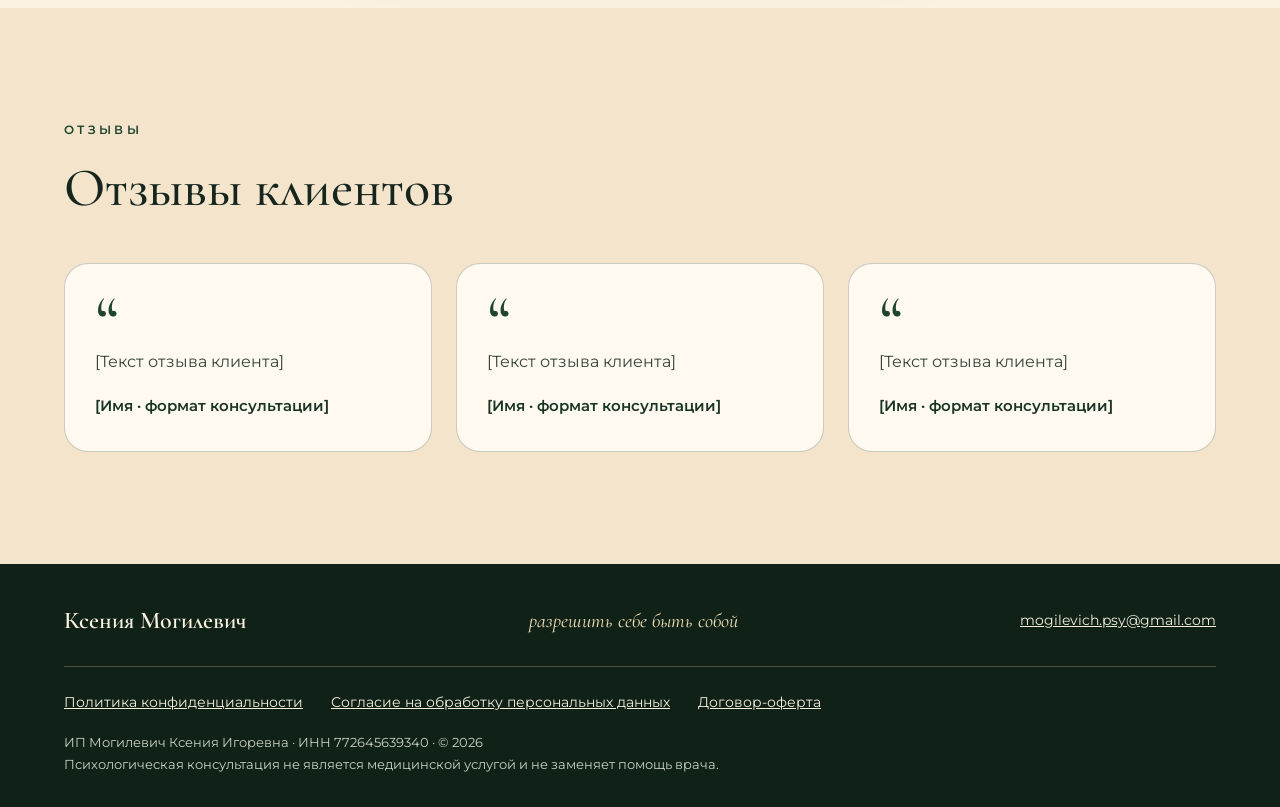
<file: index 2.html>
<!doctype html>
<html lang="ru">
<head>
<meta charset="utf-8">
<meta name="viewport" content="width=device-width, initial-scale=1">
<title>Ксения Могилевич — психолог, КПТ, АСТ, EMDR</title>
<meta name="description" content="Ксения Могилевич — психолог, КПТ-терапевт, АСТ, EMDR. Индивидуальные консультации очно и онлайн. Разрешить себе быть собой.">
<meta property="og:title" content="Ксения Могилевич — психолог">
<meta property="og:description" content="Индивидуальные консультации очно и онлайн: КПТ, АСТ, EMDR.">
<meta property="og:image" content="photo.jpg">
<link rel="preconnect" href="https://fonts.googleapis.com">
<link rel="preconnect" href="https://fonts.gstatic.com" crossorigin>
<link rel="stylesheet" href="https://fonts.googleapis.com/css2?family=Cormorant+Garamond:ital,wght@0,400;0,500;0,600;1,400;1,500;1,600&family=Montserrat:wght@400;500;600&display=swap">
<style>
:root{
  --beige:#FCF2E2;
  --beige-2:#F3E4CB;
  --sand:#E1CDA6;
  --emerald:#1F4530;        /* средний зелёный с вашей текстуры */
  --emerald-dark:#173424;
  --emerald-deep:#102218;
  --ink:#16251E;
  --muted:#4A5A51;
  --gold:#F0DFB5;
  --serif:'Cormorant Garamond',Georgia,'Times New Roman',serif;
  --sans:'Montserrat',system-ui,-apple-system,'Segoe UI',Arial,sans-serif;
}
*{box-sizing:border-box}
html{scroll-behavior:smooth;scroll-padding-top:84px}
body{margin:0;background:var(--beige);color:var(--ink);font-family:var(--sans);font-size:16px;line-height:1.7;-webkit-font-smoothing:antialiased}
img{max-width:100%;display:block}
a{color:var(--emerald)}
h1,h2,h3,h4{font-family:var(--serif);font-weight:500;margin:0;line-height:1.12}
p{margin:0}
.wrap{max-width:1200px;margin:0 auto;padding:0 24px}
.eyebrow{font-size:12px;letter-spacing:.28em;text-transform:uppercase;color:var(--emerald);font-weight:600;margin-bottom:18px}
.on-dark .eyebrow{color:var(--gold)}
.section{padding:clamp(64px,9vw,112px) 0}
.section h2{font-size:clamp(34px,5vw,54px)}
/* текстура зелёного */
.tex{background:url(green-bg.jpg) center/cover no-repeat #1F4530}

.btn{display:inline-flex;align-items:center;justify-content:center;min-height:48px;padding:12px 32px;border-radius:999px;border:1px solid var(--emerald);background:var(--emerald);color:var(--beige);font:500 15px/1.2 var(--sans);text-decoration:none;cursor:pointer;transition:background .2s,color .2s,border-color .2s}
.btn:hover{background:var(--emerald-dark);border-color:var(--emerald-dark);color:var(--beige)}
.btn.ghost{background:transparent;color:var(--emerald)}
.btn.ghost:hover{background:var(--emerald);color:var(--beige)}
.on-dark .btn{background:var(--gold);border-color:var(--gold);color:var(--emerald-deep)}
.on-dark .btn:hover{background:var(--beige);border-color:var(--beige);color:var(--emerald-deep)}
.on-dark .btn.ghost{background:transparent;color:var(--beige);border-color:var(--gold)}
.on-dark .btn.ghost:hover{background:var(--gold);color:var(--emerald-deep)}
:focus-visible{outline:3px solid #C99A2E;outline-offset:3px}

/* header */
.site-header{position:sticky;top:0;z-index:50;background:rgba(252,242,226,.95);backdrop-filter:blur(8px);border-bottom:1px solid rgba(31,69,48,.15)}
.site-header .wrap{display:flex;align-items:center;justify-content:space-between;gap:24px;min-height:72px}
.brand{text-decoration:none;font-family:var(--serif);font-weight:600;font-size:26px;line-height:1.05;color:var(--emerald-dark)}
.nav{display:flex;gap:22px;font-size:14px}
.nav a{text-decoration:none;color:var(--ink);white-space:nowrap}
.site-header .btn{white-space:nowrap}
.site-header .brand-phrase{display:flex;align-items:center;gap:12px;font-family:var(--serif);font-style:italic;font-weight:500;font-size:clamp(20px,2.2vw,25px);line-height:1.15;color:var(--emerald-dark);flex:0 0 auto}
.brand-phrase .leaf{flex:0 0 auto;color:var(--emerald)}
.brand-phrase span{white-space:nowrap}
.brand-phrase em{display:block;width:fit-content;margin-top:2px;font-weight:600;color:var(--emerald);text-decoration:underline;text-decoration-color:#C9A24B;text-decoration-thickness:1.5px;text-underline-offset:5px}
@media(max-width:480px){.site-header .wrap{gap:12px}.site-header .brand-phrase{font-size:19px}.brand-phrase .leaf{display:none}.site-header .btn{padding:10px 18px;font-size:14px;min-height:44px}}
.nav a:hover{color:var(--emerald);text-decoration:underline}
@media(max-width:1260px){.nav{display:none}}

/* hero — две половины: зелёная текстура + фото */
.hero{display:grid;grid-template-columns:1fr 1fr;min-height:clamp(560px,56vw,780px)}
.hero-left{background:#1F4530 url(green-bg.jpg) center/cover no-repeat;display:flex;align-items:center;padding:64px 56px 64px max(24px,calc((100vw - 1200px)/2 + 24px));color:var(--beige)}
.hero-copy{max-width:540px}
.hero-copy .eyebrow{margin-bottom:22px}
.hero h1{font-style:italic;font-weight:500;font-size:clamp(44px,5.4vw,68px);color:var(--gold)}
.hero .role{font-family:var(--serif);font-size:clamp(28px,3.2vw,40px);line-height:1.15;margin-top:12px;color:var(--beige)}
.hero .lead{margin-top:26px;font-size:17px;color:#F4EEDD}
.hero .hi{margin-top:12px;font-weight:500;color:var(--gold)}
.hero .cta{display:flex;flex-wrap:wrap;gap:14px;margin-top:34px}
.hero-right{min-width:0;background:#cdbfa8}
.hero-right img{width:100%;height:100%;object-fit:cover;object-position:center 18%}
@media(max-width:860px){
  .hero{grid-template-columns:1fr;min-height:0}
  .hero-left{padding:56px 24px 52px}
  /* на телефоне показываем фото целиком, лицо не крупным планом */
  .hero-right img{height:auto;aspect-ratio:1024/1447;object-fit:cover;object-position:center}
}

/* approach */
.approach{background:#FFF9EF;color:var(--ink);text-align:center;border-bottom:1px solid rgba(31,69,48,.12)}
.approach h2{font-size:clamp(30px,4.4vw,46px);max-width:900px;margin:0 auto;line-height:1.2;color:var(--emerald-dark)}
.approach .rule{width:72px;height:1px;background:var(--emerald);margin:40px auto}
.approach p.txt{max-width:760px;margin:0 auto;font-size:18px;color:#33433A}
.methods{display:flex;flex-wrap:wrap;gap:12px;justify-content:center;margin-top:36px}
.methods span{border:1px solid var(--emerald);color:var(--emerald);border-radius:999px;padding:8px 22px;font-size:14px;letter-spacing:.14em;font-weight:500}

/* about / education list */
.about h2{text-align:center;font-style:italic;font-weight:600;color:var(--emerald-dark)}
.edu{list-style:none;margin:56px auto 0;padding:0;max-width:940px;display:flex;flex-direction:column;gap:32px}
.edu li{display:flex;gap:28px;align-items:flex-start}
.edu .ico{flex:0 0 76px;width:76px;height:82px;object-fit:cover;border-radius:4px}
.edu .body{flex:1 1 auto;min-width:0;padding-top:4px}
.edu .t{font-weight:600;font-size:clamp(17px,2vw,20px);line-height:1.4;color:var(--emerald-dark)}
.edu .s{margin-top:4px;color:var(--muted);font-size:15px}
.edu .plain{font-weight:600;font-size:clamp(17px,2vw,20px);line-height:1.5;color:var(--emerald-dark)}
.edu .plain span{display:block}
.cert{margin-top:12px}
.cert summary{list-style:none;cursor:pointer;display:inline-flex;align-items:center;gap:8px;min-height:36px;color:var(--emerald);font-weight:500;font-size:15px;border-bottom:1px solid currentColor}
.cert summary::-webkit-details-marker{display:none}
.cert summary::after{content:"▾";font-size:12px;transition:transform .2s}
.cert[open] summary::after{transform:rotate(180deg)}
.cert-box{margin-top:14px;max-width:700px}
.cert-box img{width:100%;height:auto;border-radius:10px;border:1px solid rgba(31,69,48,.3);background:#fff}
.cert-empty{padding:22px 24px;border:1px dashed rgba(31,69,48,.5);border-radius:12px;color:var(--muted);font-size:15px;background:rgba(255,255,255,.5)}
@media(max-width:560px){.edu li{gap:16px}.edu .ico{flex-basis:56px;width:56px;height:60px}}

/* work */
.work{background:#1F4530 url(green-bg.jpg) center/cover no-repeat;color:var(--beige)}
.work .eyebrow{color:var(--gold)}
.work h2{color:var(--beige)}
.work .hint{margin-top:14px;color:#E9EEDF}
.grid{display:flex;flex-wrap:wrap;gap:20px;margin-top:44px;align-items:flex-start}
.tile{flex:1 1 320px;min-width:0;background:var(--beige);color:var(--ink);border:1px solid transparent;border-radius:24px;transition:box-shadow .2s,background .2s}
.tile summary{list-style:none;cursor:pointer;display:flex;justify-content:space-between;align-items:flex-end;gap:16px;min-height:170px;padding:30px}
.tile summary::-webkit-details-marker{display:none}
.tile i{display:block;font-family:var(--serif);font-style:normal;font-size:20px;color:var(--emerald);margin-bottom:34px}
.tile h3{font-size:30px;color:var(--emerald-dark)}
.tile .plus{flex:0 0 40px;height:40px;border:1px solid var(--emerald);border-radius:50%;display:flex;align-items:center;justify-content:center;font-size:22px;line-height:1;color:var(--emerald)}
.tile .plus::before{content:"+"}
.tile[open] .plus::before{content:"−"}
.tile:hover{box-shadow:0 0 0 2px var(--gold)}
.tile[open]{flex-basis:100%;background:#FFF9EF;box-shadow:0 0 0 2px var(--gold)}
.tile[open] summary{min-height:0;padding-bottom:20px}
.tile[open] i{margin-bottom:14px}
.tile-body{padding:0 30px 32px;max-width:860px;color:var(--ink)}
.tile-body p{color:#33433A}
.tile-body h4{font-family:var(--sans);font-weight:600;font-size:12px;letter-spacing:.22em;text-transform:uppercase;color:var(--emerald);margin:22px 0 6px}
.tile-body h4:first-child{margin-top:4px}
.tile-body .btn{margin-top:26px}

/* formats */
.formats{background:var(--beige-2);color:var(--ink)}
.formats h2{color:var(--emerald-dark)}
.formats .hint{margin-top:14px;color:var(--muted)}
.fmt-grid{display:flex;flex-wrap:wrap;gap:40px;margin-top:44px;justify-content:center;align-items:flex-start}
.fmt{flex:1 1 360px;max-width:520px;min-width:0;display:grid;border-radius:30px;overflow:hidden;background:#102218;box-shadow:0 20px 50px rgba(23,52,36,.25)}
.fmt>*{grid-area:1/1;min-width:0}
.fmt-face{display:block;position:relative;padding:0;border:0;background:none;cursor:pointer;font:inherit;transition:opacity .3s,visibility .3s}
.fmt-face img{width:100%;height:auto;display:block;transform:scale(1.035)}
.fmt-tap{position:absolute;top:16px;right:16px;display:inline-flex;align-items:center;gap:8px;min-height:40px;padding:8px 18px;border-radius:999px;background:var(--gold);color:var(--emerald-deep);font:500 13px/1 var(--sans);box-shadow:0 6px 18px rgba(0,0,0,.3);transition:background .2s}
.fmt-tap::after{content:"+";font-size:18px;line-height:1}
.fmt-face:hover .fmt-tap{background:var(--beige)}
.fmt-back{box-sizing:border-box;display:flex;flex-direction:column;justify-content:center;padding:clamp(24px,5vw,40px);background:url(green-bg.jpg) center/cover no-repeat #1F4530;border:1px solid rgba(240,223,181,.5);border-radius:30px;visibility:hidden;opacity:0;transition:opacity .3s,visibility .3s;outline:none}
.fmt.is-open .fmt-face{visibility:hidden;opacity:0}
.fmt.is-open .fmt-back{visibility:visible;opacity:1}
.fmt-back .tag{font-size:12px;letter-spacing:.24em;text-transform:uppercase;color:var(--gold);font-weight:600}
.fmt-back h3{margin:10px 0 4px;font-size:clamp(30px,4vw,38px);color:var(--beige)}
.fmt-back .meta{color:var(--gold);margin-bottom:12px;font-weight:500}
.fmt-back .intro{color:#F4EEDD;margin-bottom:18px}
.steps{list-style:none;margin:0;padding:0;display:flex;flex-direction:column;gap:14px;counter-reset:s}
.steps li{display:flex;gap:16px;color:#F4EEDD}
.steps li::before{counter-increment:s;content:counter(s);flex:0 0 34px;height:34px;border:1px solid var(--gold);border-radius:50%;display:flex;align-items:center;justify-content:center;color:var(--gold);font-size:14px}
.fmt-actions{display:flex;flex-wrap:wrap;gap:12px;margin-top:28px}
.fmt-back .btn{background:var(--gold);border-color:var(--gold);color:var(--emerald-deep)}
.fmt-back .btn:hover{background:var(--beige);border-color:var(--beige);color:var(--emerald-deep)}
.fmt-back .btn.ghost{background:transparent;color:var(--beige);border-color:var(--gold)}
.fmt-back .btn.ghost:hover{background:var(--gold);color:var(--emerald-deep)}
@media(max-width:560px){.fmt-back{font-size:15px;line-height:1.6}.steps{gap:10px}.steps li{gap:12px}}

/* interactive */
.quiz-head{text-align:center;max-width:680px;margin:0 auto 44px}
.quiz-head h2{color:var(--emerald-dark)}
.quiz-head .sub{font-family:var(--serif);font-style:italic;font-size:clamp(24px,3vw,32px);color:var(--emerald);margin-top:12px}
.quiz-head p.t{margin-top:14px;color:var(--muted)}
.quiz-pic{max-width:900px;margin:0 auto 40px}
.quiz-pic img{width:100%;height:auto;aspect-ratio:984/531;object-fit:cover;border-radius:28px;box-shadow:0 20px 50px rgba(23,52,36,.22)}
@media(max-width:560px){.quiz-pic img{aspect-ratio:4/3;object-position:62% center;border-radius:20px}}
.quiz{max-width:900px;margin:0 auto;color:var(--beige);border-radius:32px;padding:clamp(24px,5vw,48px)}
.q-top{display:flex;align-items:center;justify-content:space-between;gap:16px;margin-bottom:22px;font-size:14px;color:var(--gold)}
.dots{display:flex;gap:8px}
.dots i{display:block;width:28px;height:4px;border-radius:2px;background:rgba(240,223,181,.35)}
.dots i.on{background:var(--gold)}
.quiz h3{font-size:clamp(26px,3.6vw,36px);margin-bottom:26px}
.opts{display:flex;flex-direction:column;gap:12px}
.opt{width:100%;text-align:left;min-height:56px;padding:14px 22px;border-radius:16px;border:1px solid rgba(240,223,181,.6);background:rgba(10,30,18,.2);color:var(--beige);font:400 16px/1.4 var(--sans);cursor:pointer;transition:background .15s,color .15s}
.opt:hover{background:rgba(240,223,181,.18)}
.opt[aria-pressed="true"]{background:var(--gold);color:var(--emerald-deep);border-color:var(--gold)}
.q-nav{display:flex;flex-wrap:wrap;justify-content:space-between;gap:14px;margin-top:30px}
.quiz .btn{background:var(--gold);border-color:var(--gold);color:var(--emerald-deep)}
.quiz .btn:hover{background:var(--beige);border-color:var(--beige)}
.quiz .btn.ghost{background:transparent;color:var(--beige);border-color:rgba(240,223,181,.6)}
.quiz .btn.ghost:hover{background:rgba(240,223,181,.2);color:var(--beige)}
.quiz .btn[disabled]{background:transparent;border-color:rgba(240,223,181,.35);color:#D5DCCB;cursor:not-allowed}
.letter{display:flex;flex-wrap:wrap;gap:36px;align-items:stretch}
.letter-img{flex:0 1 290px;min-width:0}
.letter-img img{width:100%;height:100%;min-height:260px;object-fit:cover;border-radius:20px}
.letter-form{flex:1 1 360px;min-width:0}
.letter-form h3{margin-bottom:8px}
.letter-form p.hint{color:#F4EEDD;margin-bottom:22px}
.field{margin-bottom:18px}
.field label{display:block;margin-bottom:8px;font-family:var(--serif);font-size:23px;color:var(--gold)}
.field input{width:100%;min-height:48px;padding:10px 16px;border-radius:12px;border:1px solid rgba(240,223,181,.6);background:rgba(10,30,18,.3);color:var(--beige);font:400 16px var(--sans)}
.field input::placeholder{color:#D5DCCB}
.result{display:flex;flex-direction:column;align-items:center;gap:22px;text-align:center}
.note{width:100%;max-width:620px;background:var(--beige);color:var(--emerald-deep);border-radius:24px;padding:clamp(28px,5vw,48px) clamp(20px,4vw,40px)}
.note small{display:block;font-size:12px;letter-spacing:.3em;text-transform:uppercase;color:var(--muted)}
.note h3{margin:14px 0 24px;color:var(--emerald-deep)}
.note ul{list-style:none;margin:0;padding:0;text-align:left;display:flex;flex-direction:column;gap:14px}
.note li span{color:var(--muted)}
.note li b{font-weight:400;white-space:pre-line}
.note hr{border:0;height:1px;width:56px;background:#8C7A52;margin:28px auto}
.note q{display:block;font-family:var(--serif);font-style:italic;font-size:clamp(20px,2.6vw,24px);line-height:1.35;quotes:none}
.result p.inv{max-width:620px;color:#F4EEDD}
.result .row{display:flex;flex-wrap:wrap;gap:14px;justify-content:center}

/* faq */
.faq{background:var(--beige-2)}
.faq .list{max-width:900px;margin:40px auto 0;border-top:1px solid rgba(31,69,48,.3)}
.faq details{border-bottom:1px solid rgba(31,69,48,.3)}
.faq-group{margin:0;padding:40px 0 14px;font-size:12px;letter-spacing:.28em;text-transform:uppercase;font-weight:600;color:var(--emerald);border-bottom:1px solid rgba(31,69,48,.3)}
.faq-group.first{padding-top:26px}
.faq details p a{color:var(--emerald-dark)}
.faq summary{list-style:none;cursor:pointer;display:flex;justify-content:space-between;align-items:center;gap:24px;padding:26px 0;font-family:var(--serif);font-size:clamp(22px,2.8vw,28px);line-height:1.25;color:var(--emerald-dark)}
.faq summary::-webkit-details-marker{display:none}
.faq summary::after{content:"+";font-family:var(--sans);font-size:28px;color:var(--emerald);flex:0 0 auto}
.faq details[open] summary::after{content:"−"}
.faq details p{padding:0 0 26px;max-width:720px;color:var(--muted)}
.faq .wrap>h2,.faq .wrap>.eyebrow{max-width:900px;margin-left:auto;margin-right:auto}

/* contact */
.contact{position:relative;overflow:hidden;padding:clamp(72px,8vw,112px) 0;background:var(--beige)}
.contact .bg{position:absolute;inset:0;width:100%;height:100%;object-fit:cover;object-position:center 55%}
.contact .wrap{position:relative;z-index:1;max-width:1360px;display:flex;justify-content:flex-end}
.app-card{width:100%;max-width:560px;background:var(--beige);border-radius:32px;padding:clamp(24px,4vw,44px);box-shadow:0 24px 70px rgba(40,30,10,.3)}
.app-card .eyebrow{margin-bottom:10px}
.app-card h2{font-size:clamp(34px,4.4vw,46px);color:var(--emerald-dark)}
.app-card .lead{margin-top:10px;color:var(--muted)}
.app-form{margin-top:26px;display:flex;flex-direction:column;gap:14px}
.sr{position:absolute;width:1px;height:1px;margin:-1px;overflow:hidden;clip:rect(0 0 0 0);white-space:nowrap}
.f-field input,.f-field textarea{width:100%;min-height:56px;padding:14px 22px;border-radius:22px;border:1px solid #B8A98C;background:rgba(255,255,255,.7);color:var(--ink);font:400 16px/1.4 var(--sans)}
.f-field textarea{min-height:128px;resize:vertical}
.f-field input::placeholder,.f-field textarea::placeholder{color:#6B6A5E}
.f-field input:focus,.f-field textarea:focus{border-color:var(--emerald);outline:2px solid var(--emerald);outline-offset:1px}
.f-format{border:0;margin:6px 0 0;padding:0;min-width:0}
.f-format legend{padding:0;margin-bottom:12px;font-weight:600;color:var(--emerald-dark)}
.pills{display:flex;flex-wrap:wrap;gap:12px}
.pills input{position:absolute;opacity:0;width:1px;height:1px}
.pills label{display:inline-flex;align-items:center;min-height:52px;padding:12px 26px;border:1px solid #B8A98C;border-radius:999px;background:rgba(255,255,255,.55);cursor:pointer;font-weight:500;color:var(--ink);transition:background .15s,color .15s,border-color .15s}
.pills label:hover{border-color:var(--emerald)}
.pills input:checked+label{background:var(--emerald);border-color:var(--emerald);color:var(--beige)}
.pills input:focus-visible+label{outline:3px solid #C99A2E;outline-offset:2px}
.f-consent{display:flex;gap:14px;align-items:flex-start;margin-top:8px;font-size:15px;line-height:1.55;color:var(--ink);cursor:pointer}
.f-consent input{flex:0 0 26px;width:26px;height:26px;margin:2px 0 0;accent-color:var(--emerald);cursor:pointer}
.f-consent a{color:var(--ink)}
.send{cursor:pointer;font:600 16px/1.2 var(--sans);border-radius:999px;transition:background .2s,color .2s,border-color .2s}
.send.primary{width:100%;min-height:60px;margin-top:8px;border:0;background:var(--emerald-deep);color:#fff;font-size:17px}
.send.primary:hover{background:var(--emerald)}
.alt{display:flex;flex-wrap:wrap;align-items:center;gap:12px}
.alt span{color:var(--muted);font-size:14px}
.send.alt-btn{flex:1 1 140px;min-height:52px;border:1px solid var(--emerald-deep);background:transparent;color:var(--emerald-deep)}
.send.alt-btn:hover{background:var(--emerald-deep);color:#fff}
.f-note{font-size:14px;line-height:1.55;color:var(--muted)}
.f-status{min-height:1.4em;font-size:14px;line-height:1.5;margin:0;overflow-wrap:anywhere}
.f-status.ok{color:var(--emerald)}
.f-status.err{color:#9B2C2C}
.app-mail{margin-top:20px;font-size:14px;color:var(--muted)}
.app-direct{list-style:none;margin:8px 0 0;padding:0;display:flex;flex-wrap:wrap;gap:6px 20px;font-size:14px;color:var(--ink)}
.app-direct a{color:var(--emerald-dark)}
@media(max-width:1280px){
  .contact{padding:0 0 clamp(56px,8vw,88px)}
  .contact .bg{position:relative;inset:auto;display:block;height:clamp(280px,48vw,460px);object-position:center 54%}
  .contact .wrap{margin-top:-72px;justify-content:center}
}

/* reviews */
.reviews{background:var(--beige-2)}
.rev-grid{display:flex;flex-wrap:wrap;gap:24px;margin-top:44px}
.rev{flex:1 1 320px;min-width:0;margin:0;background:#FFF9EF;border:1px solid rgba(31,69,48,.25);border-radius:24px;padding:32px 30px;display:flex;flex-direction:column;gap:18px}
.rev::before{content:"\201C";font-family:var(--serif);font-size:72px;line-height:.7;color:var(--emerald);height:34px}
.rev blockquote{margin:0;color:#33433A}
.rev figcaption{margin-top:auto;font-weight:600;color:var(--emerald-dark);font-size:15px}

/* footer */
.site-footer{background:var(--emerald-deep);color:var(--beige);padding:40px 0 32px}
.foot-top{display:flex;flex-wrap:wrap;gap:16px 32px;align-items:center;justify-content:space-between}
.site-footer .brand{color:var(--beige);font-size:24px}
.site-footer .tag{font-family:var(--serif);font-style:italic;font-size:20px;color:var(--gold)}
.site-footer a.mail{color:#F4EEDD;font-size:14px}
.legal{display:flex;flex-wrap:wrap;gap:8px 28px;margin-top:28px;padding-top:24px;border-top:1px solid rgba(240,223,181,.25);font-size:14px}
.legal a{color:#F4EEDD}
.req{margin-top:18px;font-size:13px;line-height:1.65;color:#C9D3C4}
.req mark{background:#F0DFB5;color:#102218;padding:0 4px;border-radius:3px}
</style>
</head>
<body>

<header class="site-header">
  <div class="wrap">
    <a class="brand brand-phrase" href="#top" aria-label="Ксения Могилевич, психолог. Разрешить себе быть собой">
      <svg class="leaf" viewBox="0 0 24 24" width="26" height="26" aria-hidden="true" fill="none" stroke="currentColor" stroke-width="1.3" stroke-linecap="round" stroke-linejoin="round"><path d="M5 19C4.5 10.5 10 4.5 20 4c.3 9.5-5 14.5-13 15"/><path d="M5 19 15 9"/></svg>
      <span>Разрешить себе <em>быть собой</em></span>
    </a>
    <nav class="nav" aria-label="Основное меню">
      <a href="#top">Главная</a>
      <a href="#approach">Мой подход</a>
      <a href="#about">Обо мне</a>
      <a href="#work">С чем работаю</a>
      <a href="#formats">Форматы работы</a>
      <a href="#faq">Вопросы</a>
      <a href="#contact">Контакты</a>
      <a href="#reviews">Отзывы</a>
    </nav>
    <a class="btn" href="#contact">Оставить заявку</a>
  </div>
</header>

<main id="top">

<section class="hero">
  <div class="hero-left on-dark">
    <div class="hero-copy">
      <h1>Ксения Могилевич</h1>
      <p class="role">Психолог, КПТ-терапевт, АСТ, EMDR</p>
      <p class="lead">Помогаю не просто справляться с трудностями, а лучше понимать себя, свои чувства и реакции, постепенно менять то, что мешает жить своей жизнью.</p>
      <div class="cta">
        <a class="btn" href="#contact">Оставить заявку</a>
        <a class="btn ghost" href="#formats">Форматы и стоимость</a>
      </div>
    </div>
  </div>
  <div class="hero-right">
    <img src="photo.jpg" alt="Ксения Могилевич, психолог" width="1024" height="1447" fetchpriority="high">
  </div>
</section>

<section class="section approach" id="approach">
  <div class="wrap">
    <p class="eyebrow">Мой подход</p>
    <h2>В работе я использую доказательный подход в психологии — КПТ, АСТ и EMDR терапию</h2>
    <div class="methods"><span>КПТ</span><span>АСТ</span><span>EMDR</span></div>
    <div class="rule"></div>
    <p class="txt">Вместе мы найдем путь к внутреннему спокойствию. Бережно проработаем то, что мешает жить: поможем вам услышать себя, наладить теплые отношения с семьей и партнером, а также освободим место для радости, убрав тревогу, депрессивные состояния и симптомы выгорания.</p>
  </div>
</section>

<section class="section about" id="about">
  <div class="wrap">
    <h2>Обо мне</h2>
    <ul class="edu">

      <li>
        <img class="ico" src="badge.jpg" alt="" loading="lazy">
        <div class="body">
          <p class="t">Московский Институт Психоанализа</p>
          <p class="s">Магистр 37.04.01 Психология · 2024–2026</p>
          <details class="cert"><summary>Посмотреть диплом</summary><div class="cert-box"><a href="master.jpg" target="_blank" rel="noopener"><img data-cert src="master.jpg" alt="Диплом магистра, Московский Институт Психоанализа" loading="lazy"></a></div></details>
        </div>
      </li>

      <li>
        <img class="ico" src="badge.jpg" alt="" loading="lazy">
        <div class="body">
          <p class="t">Международный институт психосоматического здоровья (МИПЗ)</p>
          <p class="s">Программа профессиональной переподготовки «Психологическое консультирование в когнитивно-поведенческом подходе» · 27 октября 2025 — 30 апреля 2027 · 682 ак. часа · обучение продолжается</p>
          <details class="cert"><summary>Посмотреть справку об обучении</summary><div class="cert-box"><a href="kpt.jpg" target="_blank" rel="noopener"><img data-cert src="kpt.jpg" alt="Сертификат МИПЗ, когнитивно-поведенческая терапия" loading="lazy"></a></div></details>
        </div>
      </li>

      <li>
        <img class="ico" src="badge.jpg" alt="" loading="lazy">
        <div class="body">
          <p class="t">ФГБУ «НМИЦ ПН им. В. П. Сербского» Минздрава России</p>
          <p class="s">Удостоверение о повышении квалификации: «Применение метода ДПДГ (EMDR) в работе с лицами, пережившими тяжёлый стресс» · 23 сентября 2026 · 18 часов</p>
          <details class="cert"><summary>Посмотреть удостоверение</summary><div class="cert-box"><a href="emdr.jpg" target="_blank" rel="noopener"><img data-cert src="emdr.jpg" alt="Удостоверение о переподготовке EMDR, НМИЦ ПН им. Сербского" loading="lazy"></a></div></details>
        </div>
      </li>

      <li>
        <img class="ico" src="badge.jpg" alt="" loading="lazy">
        <div class="body">
          <p class="t">МИПЗ — «Базовые методы терапии принятия и ответственности (АСТ)»</p>
          <p class="s">19 октября 2026 · 11,4 ак. часа</p>
          <details class="cert"><summary>Посмотреть сертификат</summary><div class="cert-box"><a href="act.jpg" target="_blank" rel="noopener"><img data-cert src="act.jpg" alt="Сертификат МИПЗ по АСТ" loading="lazy"></a></div></details>
        </div>
      </li>

      <li>
        <img class="ico" src="badge.jpg" alt="" loading="lazy">
        <div class="body">
          <p class="t">Московский институт психоанализа (МИП)</p>
          <p class="s">Удостоверение о повышении квалификации: «Практики социально-психологического тренинга с людьми старшего возраста»</p>
          <details class="cert"><summary>Посмотреть удостоверение</summary><div class="cert-box"><a href="training.jpg" target="_blank" rel="noopener"><img data-cert src="training.jpg" alt="Удостоверение о повышении квалификации, МИП" loading="lazy"></a></div></details>
        </div>
      </li>

      <li>
        <img class="ico" src="badge.jpg" alt="" loading="lazy">
        <div class="body">
          <p class="t">The International Academy of Psychodynamic Psychotherapy</p>
          <p class="s">“Psychoanalytic diagnosis. Understanding personality structure in the clinical process.” Лектор: Nancy McWilliams, PhD · 28 января — 8 апреля 2026 · 16 часов</p>
          <details class="cert"><summary>Посмотреть сертификат</summary><div class="cert-box"><a href="mcwilliams.jpg" target="_blank" rel="noopener"><img data-cert src="mcwilliams.jpg" alt="Сертификат участия, Nancy McWilliams" loading="lazy"></a></div></details>
        </div>
      </li>

      <li>
        <img class="ico" src="badge.jpg" alt="" loading="lazy">
        <div class="body plain">
          <span>3 года опыта терапии</span>
          <span>52 часа супервизий и интервизий</span>
        </div>
      </li>

      <li>
        <img class="ico" src="badge.jpg" alt="" loading="lazy">
        <div class="body">
          <p class="t">Участие в II международной конференции по психологии, психотерапии и психосоматическому здоровью</p>
          <details class="cert"><summary>Посмотреть сертификат</summary><div class="cert-box"><a href="conference.jpg" target="_blank" rel="noopener"><img data-cert src="conference.jpg" alt="Сертификат участника конференции" loading="lazy"></a></div></details>
        </div>
      </li>

    </ul>
  </div>
</section>

<section class="section work" id="work">
  <div class="wrap">
    <p class="eyebrow">Запросы</p>
    <h2>Работаю с</h2>
    <p class="hint">Нажмите на тему, чтобы узнать подробнее.</p>
    <div class="grid">

      <details class="tile" name="work">
        <summary><div><i>01</i><h3>Тревожностью</h3></div><span class="plus" aria-hidden="true"></span></summary>
        <div class="tile-body">
          <h4>Что это</h4>
          <p>Тревожность — это состояние постоянного или повторяющегося беспокойства о будущем: мысли и тело реагируют на угрозу, которой ещё нет или которая не так велика, как кажется. В умеренной форме тревога помогает подготовиться к важному, но когда она становится фоном жизни, она отнимает силы, мешает отдыхать и принимать решения.</p>
          <h4>Как проявляется</h4>
          <p>Навязчивые мысли «а вдруг…», напряжение в теле, учащённое сердцебиение, трудности с засыпанием, раздражительность, желание избегать пугающих ситуаций или всё контролировать.</p>
          <h4>Как мы работаем</h4>
          <p>В КПТ разбираем тревожные мысли и убеждения и проверяем, насколько они соответствуют реальности. В АСТ учимся не бороться с тревогой, а жить рядом с ней, опираясь на то, что для вас действительно важно. EMDR помогает, если за тревогой стоит тяжёлый пережитый опыт.</p>
          <a class="btn" href="#contact">Обсудить на консультации</a>
        </div>
      </details>

      <details class="tile" name="work">
        <summary><div><i>02</i><h3>Самооценкой</h3></div><span class="plus" aria-hidden="true"></span></summary>
        <div class="tile-body">
          <h4>Что это</h4>
          <p>Самооценка — это то, как вы относитесь к себе и что думаете о своей ценности, способностях и праве на уважение. Она формируется годами под влиянием семьи, школы и отношений и может быть заниженной, нестабильной или зависимой от чужих оценок.</p>
          <h4>Как проявляется</h4>
          <p>Постоянная самокритика, сравнение себя с другими, трудно принимать комплименты и просить о своём, страх ошибиться, перфекционизм, зависимость от одобрения окружающих.</p>
          <h4>Как мы работаем</h4>
          <p>Замечаем внутреннего критика и привычные убеждения о себе, проверяем их на опыте и постепенно выстраиваем более устойчивое и доброжелательное отношение к себе.</p>
          <a class="btn" href="#contact">Обсудить на консультации</a>
        </div>
      </details>

      <details class="tile" name="work">
        <summary><div><i>03</i><h3>Депрессией</h3></div><span class="plus" aria-hidden="true"></span></summary>
        <div class="tile-body">
          <h4>Что это</h4>
          <p>Депрессия — это не слабость и не плохой характер, а состояние, при котором надолго снижаются настроение и энергия, а то, что раньше радовало, перестаёт откликаться.</p>
          <h4>Как проявляется</h4>
          <p>Подавленность или чувство пустоты, упадок сил, потеря интереса к делам, чувство вины и безнадёжности, нарушения сна и аппетита, трудности с концентрацией.</p>
          <h4>Как мы работаем</h4>
          <p>В КПТ возвращаем в жизнь небольшие шаги и деятельность, работаем с самокритичными мыслями. В АСТ опираемся на ваши ценности и учимся действовать, даже когда настроение низкое. При выраженных симптомах психотерапию полезно сочетать с наблюдением у врача.</p>
          <a class="btn" href="#contact">Обсудить на консультации</a>
        </div>
      </details>

      <details class="tile" name="work">
        <summary><div><i>04</i><h3>Стрессом</h3></div><span class="plus" aria-hidden="true"></span></summary>
        <div class="tile-body">
          <h4>Что это</h4>
          <p>Стресс — реакция организма и психики на нагрузку и перемены: работу, учёбу, конфликты, неопределённость. Кратковременный стресс мобилизует, но длительный, без восстановления, истощает и может привести к выгоранию.</p>
          <h4>Как проявляется</h4>
          <p>Раздражительность, усталость, напряжение в теле, трудности с отдыхом и сном, ощущение, что всё валится из рук, снижение мотивации.</p>
          <h4>Как мы работаем</h4>
          <p>Определяем, что именно вас перегружает, учимся распознавать сигналы организма, выстраивать границы и восстановление, чтобы вернуть ресурс.</p>
          <a class="btn" href="#contact">Обсудить на консультации</a>
        </div>
      </details>

      <details class="tile" name="work">
        <summary><div><i>05</i><h3>Проблемами в отношениях</h3></div><span class="plus" aria-hidden="true"></span></summary>
        <div class="tile-body">
          <h4>Что это</h4>
          <p>Трудности в близких отношениях — с партнёром, родителями, детьми, друзьями или коллегами — часто связаны не с «неправильным» человеком, а с повторяющимися способами реагировать, которые мы выработали раньше.</p>
          <h4>Как проявляется</h4>
          <p>Частые конфликты и непонимание, трудность говорить о своих чувствах и потребностях, страх отвержения или потери, эмоциональная дистанция, сложности с границами, чувство вины за других.</p>
          <h4>Как мы работаем</h4>
          <p>Разбираем ваши привычные сценарии, учимся замечать свои чувства и потребности и говорить о них, строить более тёплые и честные отношения.</p>
          <a class="btn" href="#contact">Обсудить на консультации</a>
        </div>
      </details>

      <details class="tile" name="work">
        <summary><div><i>06</i><h3>Развитием личностных навыков</h3></div><span class="plus" aria-hidden="true"></span></summary>
        <div class="tile-body">
          <h4>Что это</h4>
          <p>Работа над тем, что помогает чувствовать себя увереннее и жить в согласии с собой: понимать свои эмоции, отстаивать границы, поддерживать себя, принимать решения и общаться.</p>
          <h4>С какими запросами приходят</h4>
          <p>Хочется лучше понимать, чего вы хотите, легче справляться с эмоциями, меньше откладывать важное, увереннее чувствовать себя в общении и в новых ситуациях.</p>
          <h4>Как мы работаем</h4>
          <p>Осваиваем практические техники — от эмоциональной регуляции до навыков самоподдержки — и закрепляем их в повседневной жизни.</p>
          <a class="btn" href="#contact">Обсудить на консультации</a>
        </div>
      </details>

    </div>
  </div>
</section>

<section class="section formats" id="formats">
  <div class="wrap">
    <p class="eyebrow">Консультации</p>
    <h2>Форматы работы</h2>
    <p class="hint">Нажмите на карточку, чтобы узнать, как проходит работа.</p>
    <div class="fmt-grid">

      <div class="fmt">
        <button class="fmt-face" type="button" aria-expanded="false" aria-controls="fmt-offline">
          <img src="format-offline.jpg" alt="Индивидуальная консультация очно, 55 минут, 4000 рублей. Нажмите, чтобы узнать, как проходит работа" width="707" height="862">
          <span class="fmt-tap">Подробнее</span>
        </button>
        <div class="fmt-back" id="fmt-offline" role="region" aria-label="Очная консультация: как проходит работа" tabindex="-1">
          <p class="tag">Индивидуальная · очно · 4000 ₽</p>
          <h3>Как проходит работа</h3>
          <p class="meta">Формат: 55 минут в уютном кабинете.</p>
          <p class="intro">Личная встреча, на которой можно уделить внимание себе, своим переживаниям и тому, что хочется изменить.</p>
          <ol class="steps">
            <li>Определяем ваш запрос и цели работы, знакомимся и понимаем, комфортно ли нам работать вместе.</li>
            <li>Исследуем, какие мысли и убеждения влияют на ваши чувства и поведение.</li>
            <li>Осваиваем техники и новые способы реагирования, которые помогают справляться с трудностями и подходят именно вам.</li>
          </ol>
          <div class="fmt-actions">
            <a class="btn" href="#contact" data-format="f-off">Записаться</a>
            <button class="btn ghost fmt-close" type="button">Назад к карточке</button>
          </div>
        </div>
      </div>

      <div class="fmt">
        <button class="fmt-face" type="button" aria-expanded="false" aria-controls="fmt-online">
          <img src="format-online.jpg" alt="Индивидуальная консультация онлайн, 55 минут, 3000 рублей. Нажмите, чтобы узнать, как проходит работа" width="704" height="859">
          <span class="fmt-tap">Подробнее</span>
        </button>
        <div class="fmt-back" id="fmt-online" role="region" aria-label="Онлайн-консультация: как проходит работа" tabindex="-1">
          <p class="tag">Индивидуальная · онлайн · 3000 ₽</p>
          <h3>Как проходит работа</h3>
          <p class="meta">Формат: 55 минут на онлайн-платформе.</p>
          <p class="intro">Вы можете обратиться за помощью, находясь дома или в другом комфортном для вас месте. Помогу разобраться в том, что вас беспокоит, лучше понять себя и найти способы справляться с трудностями.</p>
          <ol class="steps">
            <li>Определяем ваш запрос и цели работы, знакомимся и понимаем, комфортно ли нам работать вместе.</li>
            <li>Исследуем, какие мысли и убеждения влияют на ваши чувства и поведение.</li>
            <li>Осваиваем техники и новые способы реагирования, которые помогают справляться с трудностями и подходят именно вам.</li>
          </ol>
          <div class="fmt-actions">
            <a class="btn" href="#contact" data-format="f-on">Записаться</a>
            <button class="btn ghost fmt-close" type="button">Назад к карточке</button>
          </div>
        </div>
      </div>

    </div>
  </div>
</section>

<section class="section" id="closer">
  <div class="wrap">
    <div class="quiz-head">
      <p class="eyebrow">Немного ближе к себе</p>
      <h2>А что, если начать с себя?</h2>
      <p class="sub">Разрешить себе быть собой.</p>
      <p class="t">Небольшое путешествие к своим чувствам, желаниям и потребностям. Всего несколько вопросов.</p>
    </div>
    <figure class="quiz-pic">
      <img src="girl.jpg" alt="Девушка спокойно сидит на диване у окна" width="984" height="531" loading="lazy">
    </figure>
    <div class="quiz tex" id="quiz" aria-live="polite"></div>
  </div>
</section>

<section class="section faq" id="faq">
  <div class="wrap">
    <p class="eyebrow">Вопросы и ответы</p>
    <h2>Часто задаваемые вопросы</h2>
    <div class="list">
      <p class="faq-group first">О консультациях</p>
      <details open><summary>В каком формате проходят сессии?</summary><p>В любом удобном для вас. Очно / онлайн формат.</p></details>
      <details><summary>Я чувствую, что проблема есть, но не могу её сформулировать. Как быть?</summary><p>На установочной встрече мы совместно определим цель и ожидаемый результат нашей работы.</p></details>
      <details><summary>Сколько потребуется сессий?</summary><p>Продолжительность и частота консультаций обсуждается с клиентом и определяется на консультации.</p></details>
      <p class="faq-group">Конфиденциальность</p>
      <details><summary>Всё ли, что я расскажу, останется между нами?</summary><p>Да. Всё, что вы рассказываете на консультации, остаётся между нами. Я не передаю информацию третьим лицам без вашего согласия и не сообщаю никому о самом факте обращения.</p></details>
      <details><summary>Бывают ли исключения из конфиденциальности?</summary><p>Только два случая: если есть угроза жизни или здоровью вашему либо других людей и если этого требует закон. Для профессионального развития я могу обсуждать рабочие случаи на супервизии, но только в обезличенном виде: без имени и подробностей, по которым вас можно узнать.</p></details>
      <details><summary>Нужно ли подробно описывать проблему в заявке?</summary><p>Нет. В заявке достаточно имени и контакта, а поле «С чем хотите обратиться» можно оставить пустым или написать пару слов. Всё остальное мы обсудим на консультации.</p></details>
      <details><summary>Что происходит с моими данными и перепиской?</summary><p>Сайт сам не хранит заявки: при отправке открывается мессенджер с готовым сообщением, и вы отправляете его сами. Ваши данные используются только для связи и записи на консультацию и обрабатываются по правилам, описанным в <a href="privacy.html">политике конфиденциальности</a>.</p></details>
      <details><summary>Можно ли записывать консультацию?</summary><p>Аудио- и видеозапись возможна только с согласия обеих сторон.</p></details>
    </div>
  </div>
</section>

<section class="contact" id="contact">
  <img class="bg" src="sunset.jpg" alt="" loading="lazy">
  <div class="wrap">
    <div class="app-card">
      <p class="eyebrow">Запись на консультацию</p>
      <h2>Оставить заявку</h2>
      <p class="lead">Оставьте контакты, я свяжусь с вами, и мы договоримся о первой встрече.</p>

      <form class="app-form" id="app-form">
        <div class="f-field">
          <label class="sr" for="f-name">Ваше имя</label>
          <input id="f-name" type="text" placeholder="Ваше имя" autocomplete="given-name" maxlength="80" required>
        </div>
        <div class="f-field">
          <label class="sr" for="f-contact">Телефон или Telegram</label>
          <input id="f-contact" type="text" placeholder="Телефон или Telegram" autocomplete="tel" maxlength="80" required>
        </div>

        <fieldset class="f-format">
          <legend>Формат консультации</legend>
          <div class="pills">
            <input type="radio" name="format" id="f-off" value="Очно, 4 000 ₽"><label for="f-off">Очно, 4 000 ₽</label>
            <input type="radio" name="format" id="f-on" value="Онлайн, 3 000 ₽"><label for="f-on">Онлайн, 3 000 ₽</label>
          </div>
        </fieldset>

        <div class="f-field">
          <label class="sr" for="f-msg">С чем хотите обратиться</label>
          <textarea id="f-msg" rows="4" placeholder="С чем хотите обратиться" maxlength="1000"></textarea>
        </div>

        <label class="f-consent">
          <input type="checkbox" id="f-consent" required>
          <span>Я даю <a href="consent.html" target="_blank" rel="noopener">согласие на обработку персональных данных</a>, принимаю условия <a href="privacy.html" target="_blank" rel="noopener">политики конфиденциальности</a> и соглашаюсь с <a href="offer.html" target="_blank" rel="noopener">договором-офертой</a></span>
        </label>

        <button class="send primary" type="button" data-channel="telegram">Отправить заявку в Telegram</button>
        <div class="alt">
          <span>или отправить через</span>
          <button class="send alt-btn" type="button" data-channel="whatsapp">WhatsApp</button>
          <button class="send alt-btn" type="button" data-channel="max">Max</button>
        </div>
        <p class="f-note">Заявка откроется в мессенджере как готовое сообщение, вам останется нажать «Отправить». В Max текст заявки копируется, его нужно вставить в чат.</p>
        <p class="f-status" id="f-status" role="status" aria-live="polite"></p>
      </form>

      <p class="app-mail">Или напишите напрямую:</p>
      <ul class="app-direct">
        <li><a href="https://t.me/kseniamog" target="_blank" rel="noopener">Telegram @kseniamog</a></li>
        <li><a href="https://wa.me/79163098779" target="_blank" rel="noopener">WhatsApp +7 916 309-87-79</a></li>
        <li>Max: +7 916 309-87-79</li>
        <li><a href="mailto:mogilevich.psy@gmail.com">mogilevich.psy@gmail.com</a></li>
      </ul>
    </div>
  </div>
</section>

<section class="section reviews" id="reviews">
  <div class="wrap">
    <p class="eyebrow">Отзывы</p>
    <h2>Отзывы клиентов</h2>
    <div class="rev-grid">
      <!-- Замените текст в карточках на настоящие отзывы (только с согласия авторов).
           Чтобы добавить ещё карточку, скопируйте целиком блок <figure class="rev">…</figure>. -->
      <figure class="rev">
        <blockquote>[Текст отзыва клиента]</blockquote>
        <figcaption>[Имя · формат консультации]</figcaption>
      </figure>
      <figure class="rev">
        <blockquote>[Текст отзыва клиента]</blockquote>
        <figcaption>[Имя · формат консультации]</figcaption>
      </figure>
      <figure class="rev">
        <blockquote>[Текст отзыва клиента]</blockquote>
        <figcaption>[Имя · формат консультации]</figcaption>
      </figure>
    </div>
  </div>
</section>

</main>

<footer class="site-footer">
  <div class="wrap">
    <div class="foot-top">
      <a class="brand" href="#top">Ксения Могилевич</a>
      <p class="tag">разрешить себе быть собой</p>
      <a class="mail" href="mailto:mogilevich.psy@gmail.com">mogilevich.psy@gmail.com</a>
    </div>
    <nav class="legal" aria-label="Документы">
      <a href="privacy.html">Политика конфиденциальности</a>
      <a href="consent.html">Согласие на обработку персональных данных</a>
      <a href="offer.html">Договор-оферта</a>
    </nav>
    <p class="req">ИП Могилевич Ксения Игоревна · ИНН 772645639340 · © 2026<br>Психологическая консультация не является медицинской услугой и не заменяет помощь врача.</p>
  </div>
</footer>

<script>
(function () {
  // ===== НАСТРОЙКИ КОНТАКТОВ: замените значения на свои =====
  var CONTACTS = {
    telegram: 'kseniamog',     // ник без @
    whatsapp: '79163098779',   // номер цифрами, без + и пробелов
    max: '+79163098779'        // номер телефона в Max (или ссылка вида https://max.ru/...)
  };

  // Кнопки «Записаться» в форматах сразу выбирают формат в заявке.
  document.querySelectorAll('[data-format]').forEach(function (a) {
    a.addEventListener('click', function () {
      var r = document.getElementById(a.getAttribute('data-format'));
      if (r) r.checked = true;
    });
  });

  // Заявка: открываем выбранный мессенджер с готовым текстом сообщения.
  var form = document.getElementById('app-form');
  if (form) {
    var statusEl = document.getElementById('f-status');
    var say = function (text, kind) {
      statusEl.textContent = text;
      statusEl.className = 'f-status' + (kind ? ' ' + kind : '');
    };
    var message = function () {
      var fmt = form.querySelector('input[name="format"]:checked');
      var msg = document.getElementById('f-msg').value.trim();
      return 'Здравствуйте! Хочу записаться на консультацию.\n' +
        'Имя: ' + document.getElementById('f-name').value.trim() + '\n' +
        'Телефон или Telegram: ' + document.getElementById('f-contact').value.trim() + '\n' +
        'Формат: ' + (fmt ? fmt.value : 'пока не выбран') +
        (msg ? '\nС чем хочу обратиться: ' + msg : '');
    };
    var copy = function (text) {
      if (navigator.clipboard && navigator.clipboard.writeText) return navigator.clipboard.writeText(text);
      return Promise.reject(new Error('no clipboard'));
    };
    var prettyPhone = function (p) {
      var d = String(p).replace(/\D/g, '');
      return d.length === 11 ? '+' + d[0] + ' ' + d.slice(1, 4) + ' ' + d.slice(4, 7) + '-' + d.slice(7, 9) + '-' + d.slice(9) : p;
    };
    form.querySelectorAll('.send').forEach(function (b) {
      b.addEventListener('click', function () {
        if (!form.reportValidity()) return;
        var ch = b.getAttribute('data-channel');
        var cfg = CONTACTS[ch];
        if (!cfg || /ВАШ/.test(cfg)) {
          say('Контакт для этого мессенджера ещё не указан на сайте (см. README).', 'err');
          return;
        }
        var text = message();
        if (ch === 'telegram') {
          window.open('https://t.me/' + cfg.replace(/^@/, '') + '?text=' + encodeURIComponent(text), '_blank', 'noopener');
          say('Telegram открыт с готовым сообщением. Нажмите «Отправить».', 'ok');
        } else if (ch === 'whatsapp') {
          window.open('https://wa.me/' + cfg.replace(/\D/g, '') + '?text=' + encodeURIComponent(text), '_blank', 'noopener');
          say('WhatsApp открыт с готовым сообщением. Нажмите «Отправить».', 'ok');
        } else {
          var isUrl = /^https?:/.test(cfg);
          var where = isUrl ? 'в чат в Max' : 'в Max на номер ' + prettyPhone(cfg);
          copy(text).then(
            function () { say('Текст заявки скопирован. Откройте Max, вставьте его ' + where + ' и отправьте.', 'ok'); },
            function () { say('Скопируйте текст заявки и отправьте его ' + where + ': ' + text, 'ok'); }
          );
          if (isUrl) window.open(cfg, '_blank', 'noopener');
        }
      });
    });
  }

  // Если скана сертификата ещё нет в , вместо картинки показываем аккуратную заглушку.
  document.querySelectorAll('img[data-cert]').forEach(function (img) {
    img.addEventListener('error', function () {
      var box = document.createElement('p');
      box.className = 'cert-empty';
      box.textContent = 'Скан сертификата скоро появится здесь.';
      var link = img.closest('a');
      (link || img).replaceWith(box);
    });
  });

  // Карточки форматов: по нажатию на карточку на её месте появляется описание.
  document.querySelectorAll('.fmt').forEach(function (card) {
    var face = card.querySelector('.fmt-face');
    var back = card.querySelector('.fmt-back');
    var close = card.querySelector('.fmt-close');
    function setOpen(open) {
      card.classList.toggle('is-open', open);
      face.setAttribute('aria-expanded', open ? 'true' : 'false');
      (open ? back : face).focus({ preventScroll: true });
    }
    face.addEventListener('click', function () { setOpen(true); });
    close.addEventListener('click', function () { setOpen(false); });
    card.addEventListener('keydown', function (e) {
      if (e.key === 'Escape' && card.classList.contains('is-open')) setOpen(false);
    });
  });

  // Вопросы интерактива. Чтобы добавить ещё вопрос, скопируйте блок {title, options} и вставьте после последнего.
  var QUESTIONS = [
    {
      title: 'Что сейчас занимает больше всего места внутри вас?',
      options: [
        'Я слишком много думаю и тревожусь',
        'Часто чувствую вину и ответственность за других',
        'Мне сложно понять, чего хочу именно я',
        'Я боюсь разочаровать окружающих',
        'Меня не отпускает прошлое',
        'Я чувствую, что потерял(а) себя'
      ]
    }
  ];
  var LETTER = [
    'Сегодня я хочу разрешить себе…',
    'Мне больше не хочется…',
    'Я хочу, чтобы в моей жизни стало больше…'
  ];

  var root = document.getElementById('quiz');
  var step = 0, picks = [], answers = ['', '', ''];
  var total = QUESTIONS.length;

  function h(tag, cls, text) {
    var e = document.createElement(tag);
    if (cls) e.className = cls;
    if (text !== undefined) e.textContent = text;
    return e;
  }
  function btn(label, cls, fn, disabled) {
    var b = h('button', 'btn' + (cls ? ' ' + cls : ''), label);
    b.type = 'button';
    if (disabled) b.disabled = true;
    else b.addEventListener('click', fn);
    return b;
  }
  function go(n) { step = n; render(); }

  function render() {
    root.innerHTML = '';
    if (step < total) renderQuestion();
    else if (step === total) renderLetter();
    else renderResult();
  }

  function renderQuestion() {
    var q = QUESTIONS[step];
    var top = h('div', 'q-top');
    top.appendChild(h('span', '', 'Вопрос ' + (step + 1) + ' из ' + total));
    var dots = h('div', 'dots');
    for (var i = 0; i < total; i++) dots.appendChild(h('i', i <= step ? 'on' : ''));
    top.appendChild(dots);
    root.appendChild(top);
    root.appendChild(h('h3', '', q.title));

    var opts = h('div', 'opts');
    q.options.forEach(function (label, i) {
      var b = h('button', 'opt', label);
      b.type = 'button';
      b.setAttribute('aria-pressed', picks[step] === i ? 'true' : 'false');
      b.addEventListener('click', function () { picks[step] = i; render(); });
      opts.appendChild(b);
    });
    root.appendChild(opts);

    var nav = h('div', 'q-nav');
    nav.appendChild(step > 0 ? btn('Назад', 'ghost', function () { go(step - 1); }) : h('span'));
    nav.appendChild(btn('Далее', '', function () { go(step + 1); }, picks[step] === undefined));
    root.appendChild(nav);
  }

  function renderLetter() {
    var wrap = h('div', 'letter');
    var imgBox = h('div', 'letter-img');
    var img = document.createElement('img');
    img.src = 'letter.jpg';
    img.alt = 'Перьевая ручка и письма';
    imgBox.appendChild(img);
    wrap.appendChild(imgBox);

    var form = h('div', 'letter-form');
    form.appendChild(h('h3', '', 'Письмо себе'));
    form.appendChild(h('p', 'hint', 'Закончите три предложения так, как откликается именно сейчас.'));
    LETTER.forEach(function (text, i) {
      var f = h('div', 'field');
      var id = 'letter' + i;
      var l = h('label', '', text);
      l.setAttribute('for', id);
      var inp = document.createElement('input');
      inp.type = 'text'; inp.id = id; inp.maxLength = 200;
      inp.placeholder = 'Впишите свой ответ';
      inp.value = answers[i];
      inp.addEventListener('input', function () { answers[i] = inp.value; });
      f.appendChild(l); f.appendChild(inp);
      form.appendChild(f);
    });
    var row = h('div', 'q-nav');
    row.appendChild(btn('Назад', 'ghost', function () { go(total - 1); }));
    row.appendChild(btn('Получить карточку', '', function () { go(total + 1); }));
    form.appendChild(row);
    wrap.appendChild(form);
    root.appendChild(wrap);
  }

  function renderResult() {
    var res = h('div', 'result');
    var note = h('div', 'note');
    note.appendChild(h('small', '', 'Ксения Могилевич · психолог'));
    note.appendChild(h('h3', '', 'Маленькое напоминание себе'));
    var ul = h('ul');
    LETTER.forEach(function (text, i) {
      var li = h('li');
      li.appendChild(h('span', '', text + ' '));
      li.appendChild(h('b', '', answers[i] ? answers[i] : '…'));
      ul.appendChild(li);
    });
    note.appendChild(ul);
    note.appendChild(h('hr'));
    note.appendChild(h('q', '', 'Разрешить себе быть собой — это не значит стать другим. Это значит постепенно перестать отказываться от себя.'));
    res.appendChild(note);
    res.appendChild(h('p', 'inv', 'Если вам хочется глубже разобраться в своих переживаниях, я буду рада помочь вам в этом на индивидуальной консультации.'));
    var row = h('div', 'row');
    var a = h('a', 'btn', 'Оставить заявку');
    a.href = '#contact';
    row.appendChild(a);
    row.appendChild(btn('Пройти заново', 'ghost', function () { picks = []; answers = ['', '', '']; go(0); }));
    res.appendChild(row);
    root.appendChild(res);
  }

  render();
})();
</script>
</body>
</html>
</file>
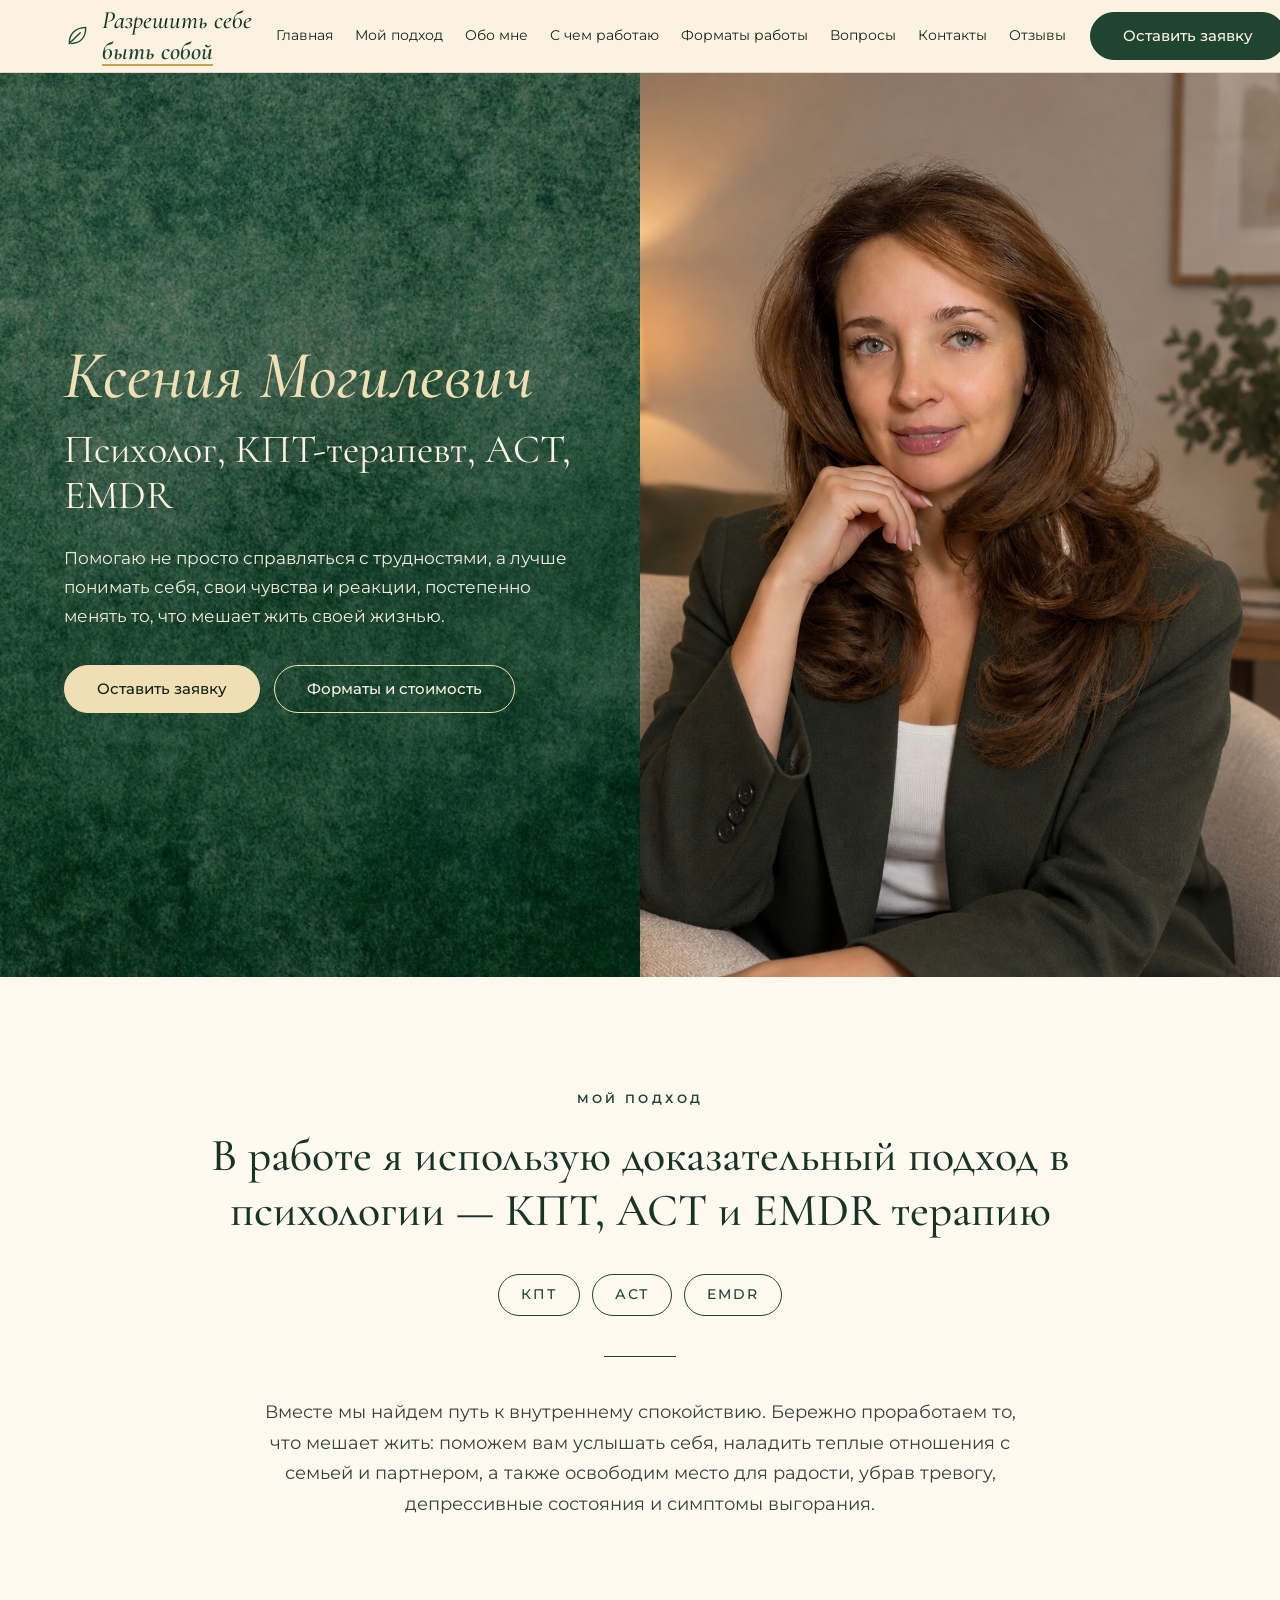
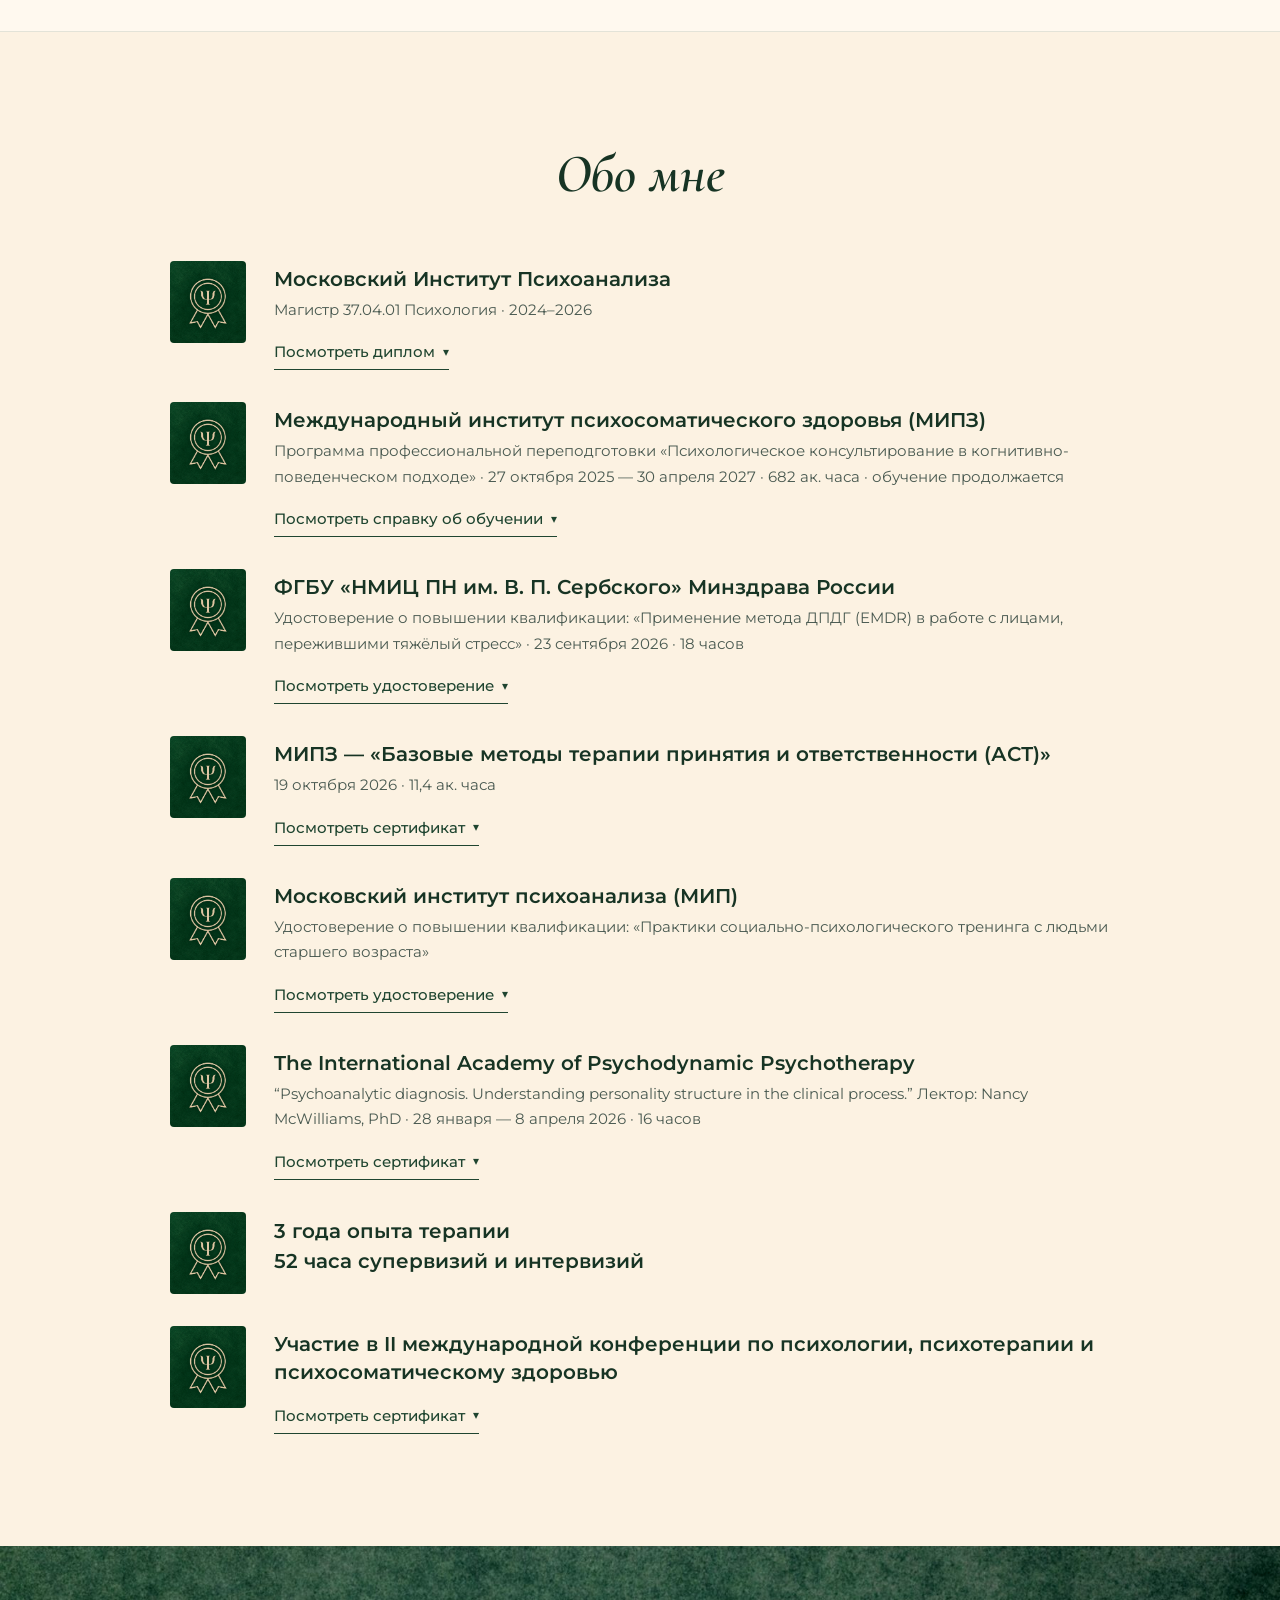
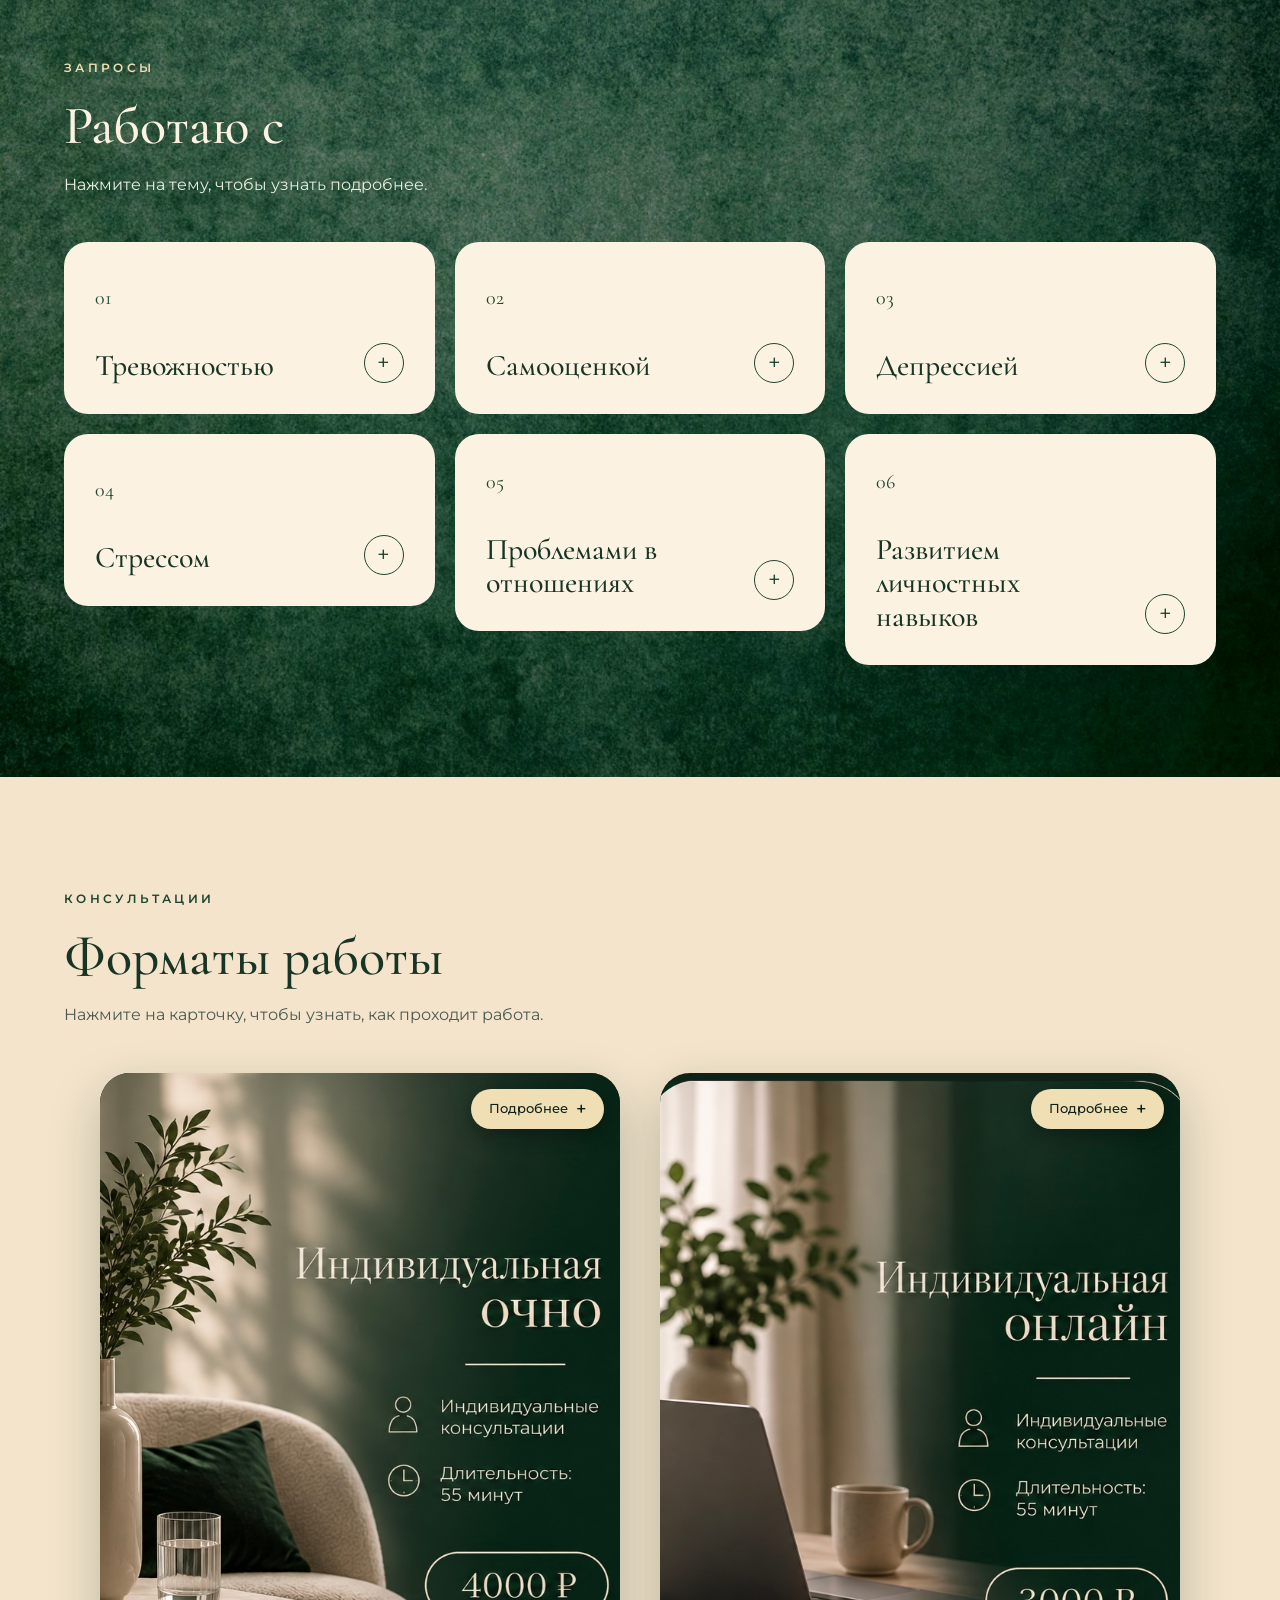
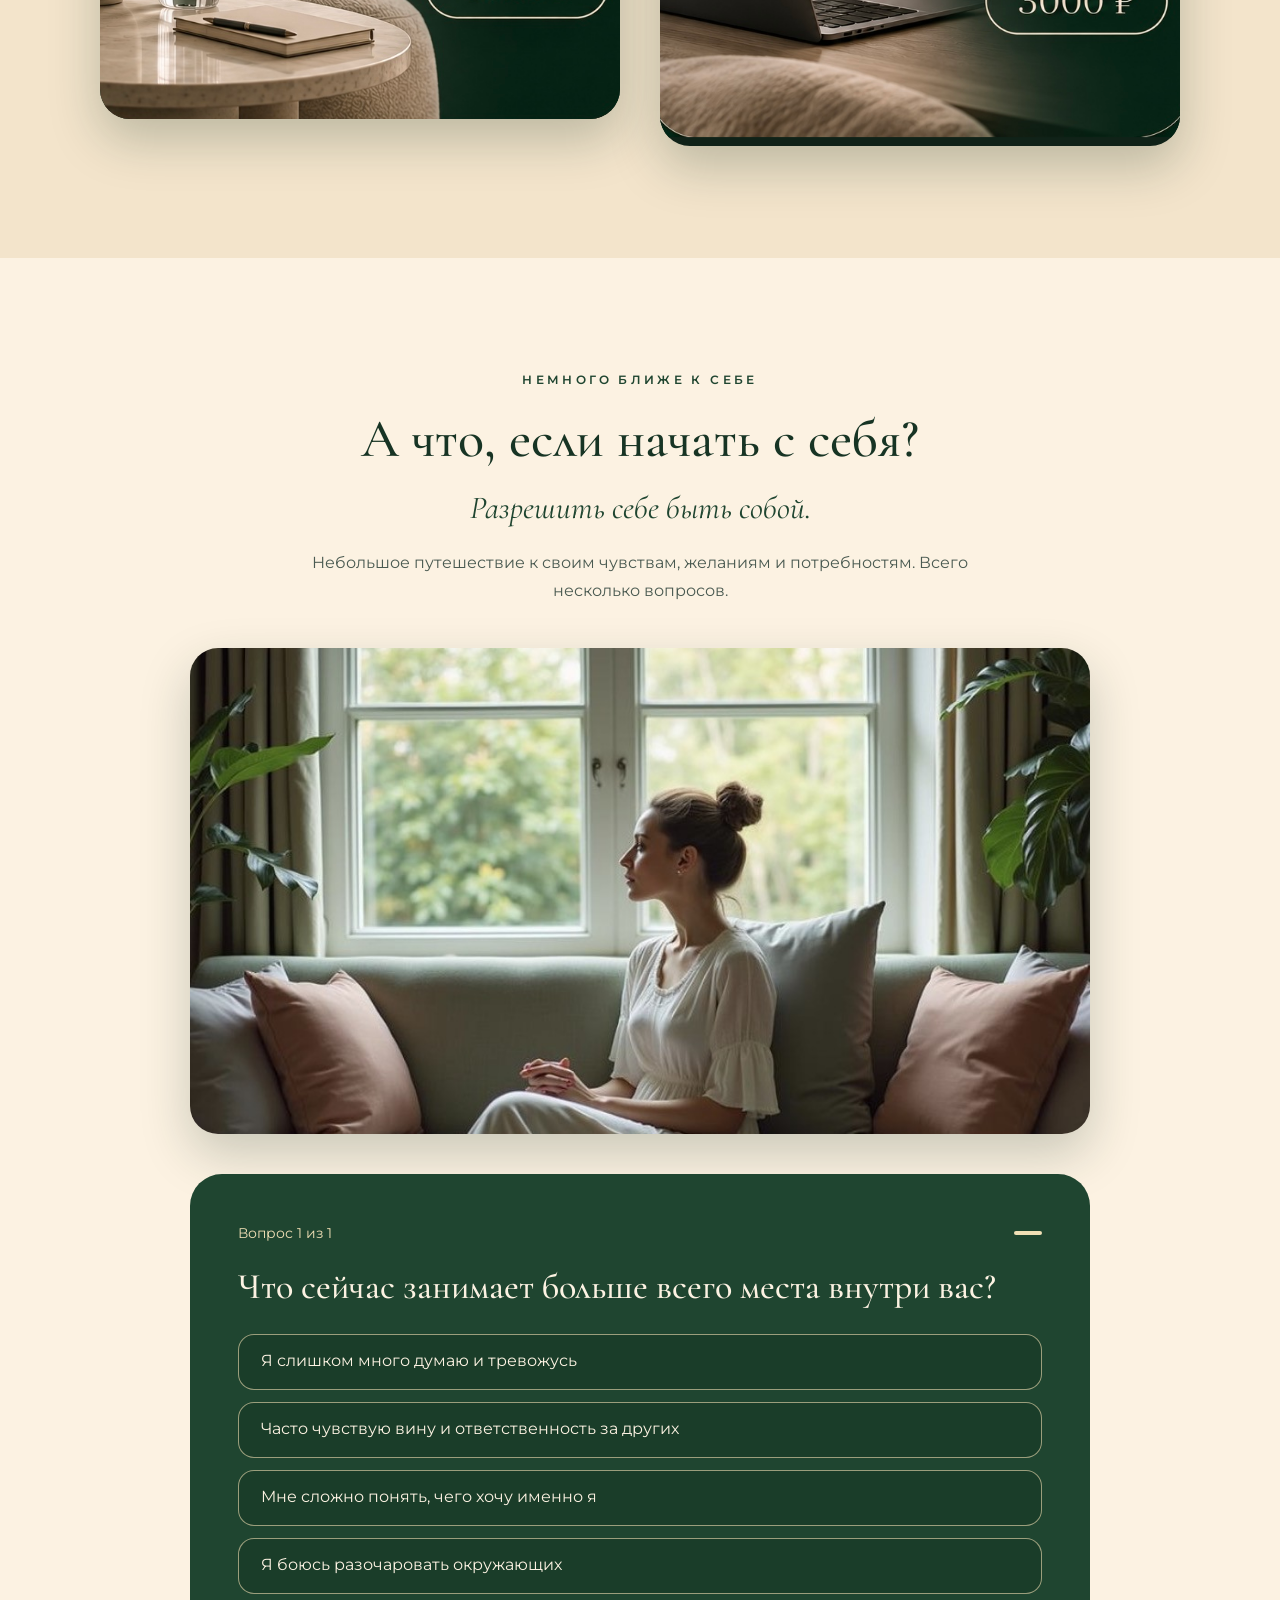
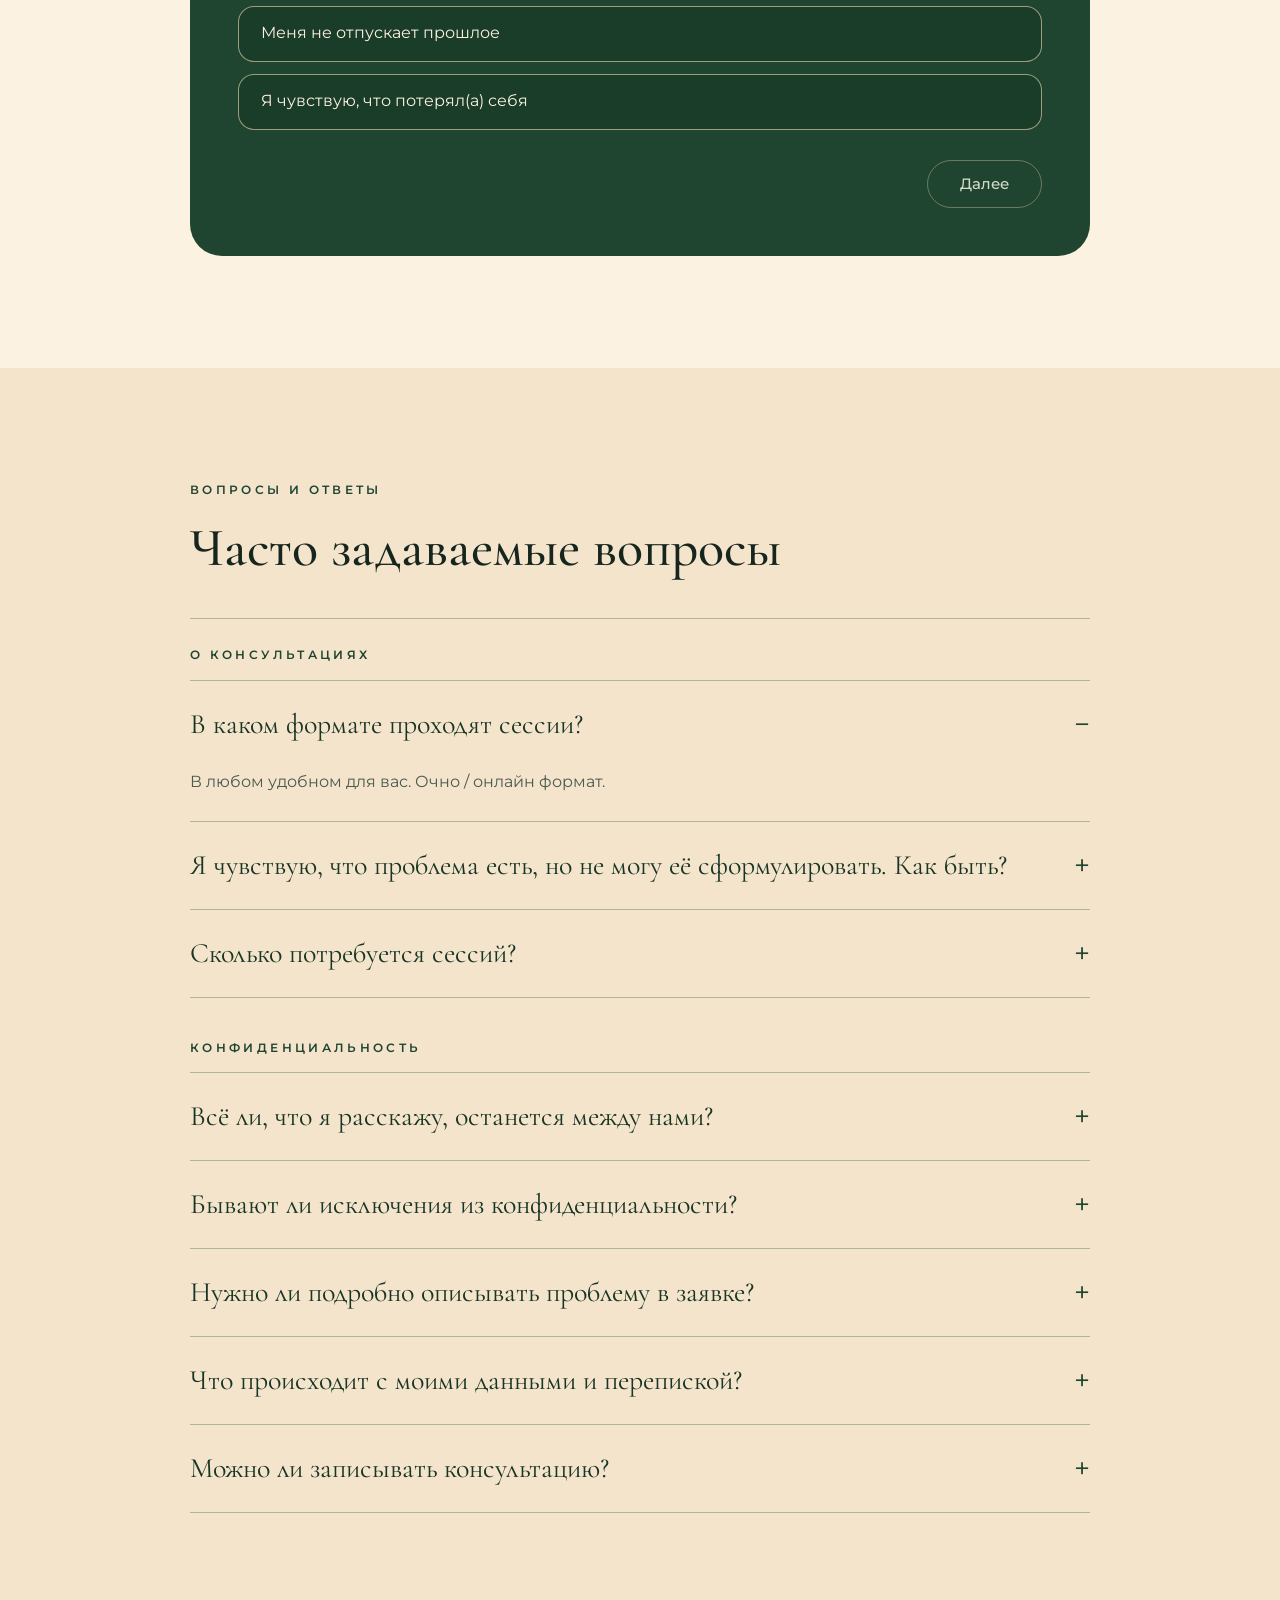
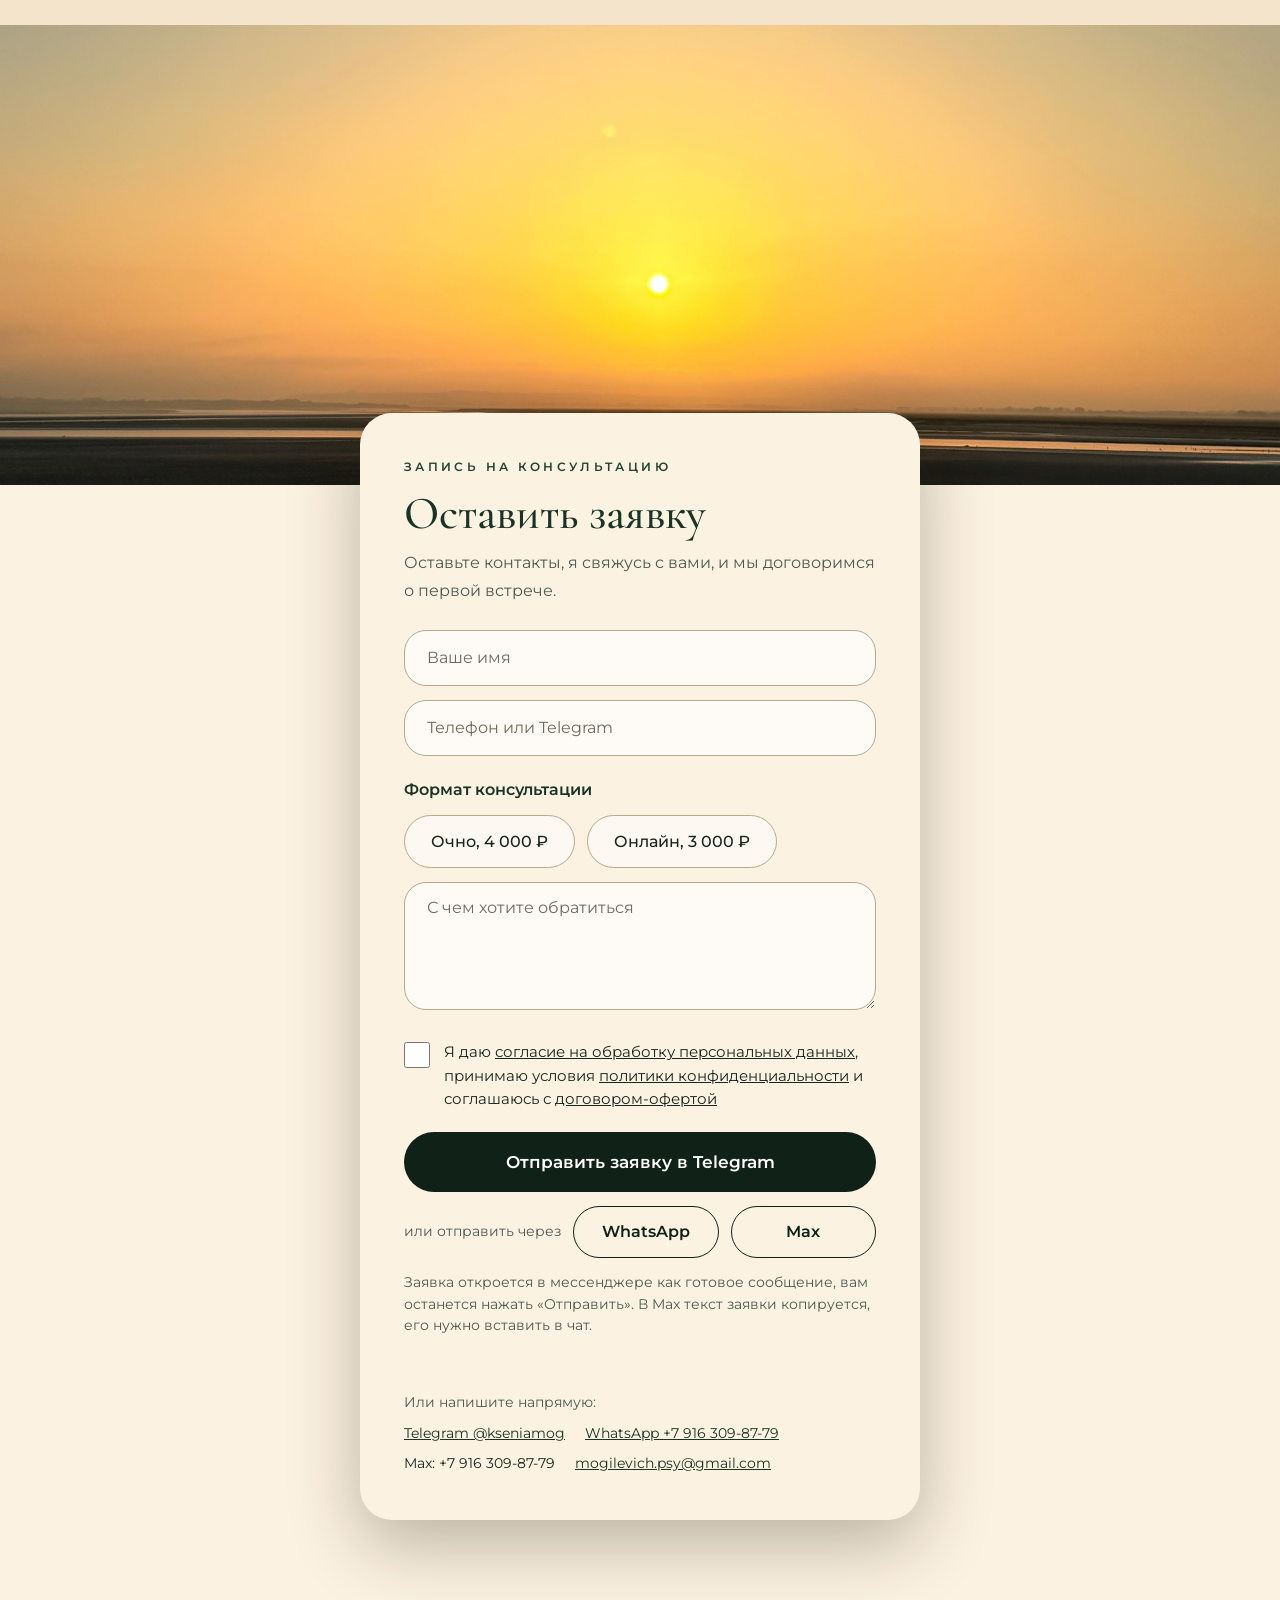
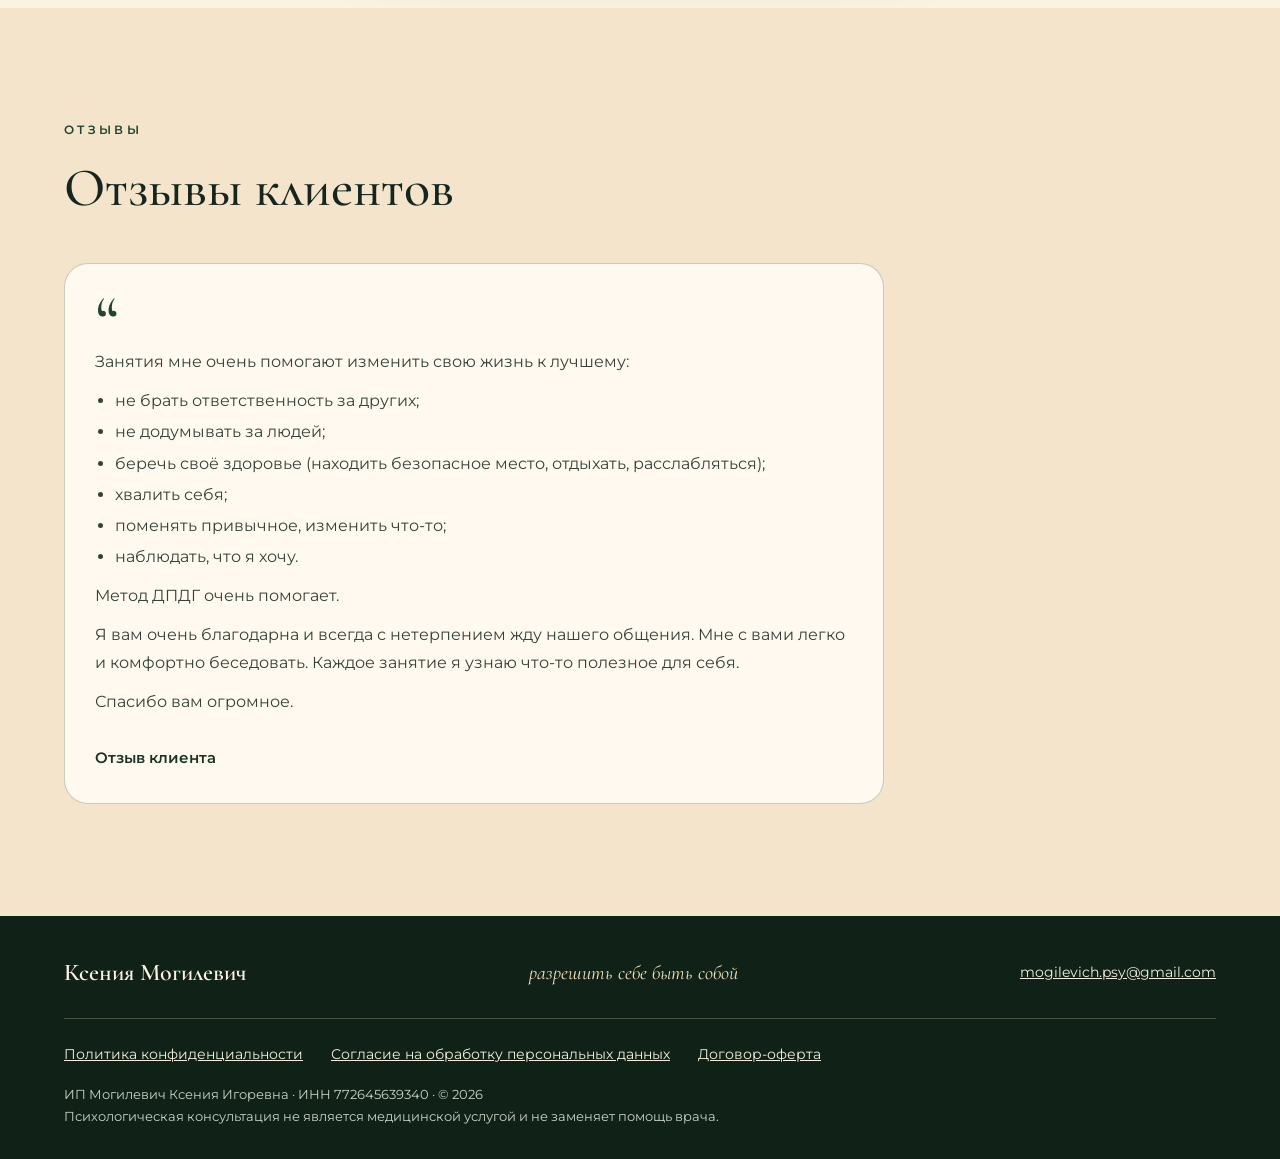
<file: index 3.html>
<!doctype html>
<html lang="ru">
<head>
<meta charset="utf-8">
<meta name="viewport" content="width=device-width, initial-scale=1">
<title>Ксения Могилевич — психолог, КПТ, АСТ, EMDR</title>
<meta name="description" content="Ксения Могилевич — психолог, КПТ-терапевт, АСТ, EMDR. Индивидуальные консультации очно и онлайн. Разрешить себе быть собой.">
<meta property="og:title" content="Ксения Могилевич — психолог">
<meta property="og:description" content="Индивидуальные консультации очно и онлайн: КПТ, АСТ, EMDR.">
<meta property="og:image" content="photo.jpg">
<link rel="preconnect" href="https://fonts.googleapis.com">
<link rel="preconnect" href="https://fonts.gstatic.com" crossorigin>
<link rel="stylesheet" href="https://fonts.googleapis.com/css2?family=Cormorant+Garamond:ital,wght@0,400;0,500;0,600;1,400;1,500;1,600&family=Montserrat:wght@400;500;600&display=swap">
<style>
:root{
  --beige:#FCF2E2;
  --beige-2:#F3E4CB;
  --sand:#E1CDA6;
  --emerald:#1F4530;        /* средний зелёный с вашей текстуры */
  --emerald-dark:#173424;
  --emerald-deep:#102218;
  --ink:#16251E;
  --muted:#4A5A51;
  --gold:#F0DFB5;
  --serif:'Cormorant Garamond',Georgia,'Times New Roman',serif;
  --sans:'Montserrat',system-ui,-apple-system,'Segoe UI',Arial,sans-serif;
}
*{box-sizing:border-box}
html{scroll-behavior:smooth;scroll-padding-top:84px}
body{margin:0;background:var(--beige);color:var(--ink);font-family:var(--sans);font-size:16px;line-height:1.7;-webkit-font-smoothing:antialiased}
img{max-width:100%;display:block}
a{color:var(--emerald)}
h1,h2,h3,h4{font-family:var(--serif);font-weight:500;margin:0;line-height:1.12}
p{margin:0}
.wrap{max-width:1200px;margin:0 auto;padding:0 24px}
.eyebrow{font-size:12px;letter-spacing:.28em;text-transform:uppercase;color:var(--emerald);font-weight:600;margin-bottom:18px}
.on-dark .eyebrow{color:var(--gold)}
.section{padding:clamp(64px,9vw,112px) 0}
.section h2{font-size:clamp(34px,5vw,54px)}
/* текстура зелёного */
.tex{background:#1F4530}

.btn{display:inline-flex;align-items:center;justify-content:center;min-height:48px;padding:12px 32px;border-radius:999px;border:1px solid var(--emerald);background:var(--emerald);color:var(--beige);font:500 15px/1.2 var(--sans);text-decoration:none;cursor:pointer;transition:background .2s,color .2s,border-color .2s}
.btn:hover{background:var(--emerald-dark);border-color:var(--emerald-dark);color:var(--beige)}
.btn.ghost{background:transparent;color:var(--emerald)}
.btn.ghost:hover{background:var(--emerald);color:var(--beige)}
.on-dark .btn{background:var(--gold);border-color:var(--gold);color:var(--emerald-deep)}
.on-dark .btn:hover{background:var(--beige);border-color:var(--beige);color:var(--emerald-deep)}
.on-dark .btn.ghost{background:transparent;color:var(--beige);border-color:var(--gold)}
.on-dark .btn.ghost:hover{background:var(--gold);color:var(--emerald-deep)}
:focus-visible{outline:3px solid #C99A2E;outline-offset:3px}

/* header */
.site-header{position:sticky;top:0;z-index:50;background:rgba(252,242,226,.95);backdrop-filter:blur(8px);border-bottom:1px solid rgba(31,69,48,.15)}
.site-header .wrap{display:flex;align-items:center;justify-content:space-between;gap:24px;min-height:72px}
.brand{text-decoration:none;font-family:var(--serif);font-weight:600;font-size:26px;line-height:1.05;color:var(--emerald-dark)}
.nav{display:flex;gap:22px;font-size:14px}
.nav a{text-decoration:none;color:var(--ink);white-space:nowrap}
.site-header .btn{white-space:nowrap}
.site-header .brand-phrase{display:flex;align-items:center;gap:12px;font-family:var(--serif);font-style:italic;font-weight:500;font-size:clamp(20px,2.2vw,25px);line-height:1.15;color:var(--emerald-dark);flex:0 0 auto}
.brand-phrase .leaf{flex:0 0 auto;color:var(--emerald)}
.brand-phrase span{white-space:nowrap}
.brand-phrase em{display:block;width:fit-content;margin-top:2px;font-weight:600;color:var(--emerald);text-decoration:underline;text-decoration-color:#C9A24B;text-decoration-thickness:1.5px;text-underline-offset:5px}
@media(max-width:480px){.site-header .wrap{gap:12px}.site-header .brand-phrase{font-size:19px}.brand-phrase .leaf{display:none}.site-header .btn{padding:10px 18px;font-size:14px;min-height:44px}}
.nav a:hover{color:var(--emerald);text-decoration:underline}
@media(max-width:1260px){.nav{display:none}}

/* hero — две половины: зелёная текстура + фото */
.hero{display:grid;grid-template-columns:1fr 1fr;min-height:clamp(560px,56vw,780px)}
.hero-left{background:#1F4530 url(green-bg.jpg) center/cover no-repeat;display:flex;align-items:center;padding:64px 56px 64px max(24px,calc((100vw - 1200px)/2 + 24px));color:var(--beige)}
.hero-copy{max-width:540px}
.hero-copy .eyebrow{margin-bottom:22px}
.hero h1{font-style:italic;font-weight:500;font-size:clamp(44px,5.4vw,68px);color:var(--gold)}
.hero .role{font-family:var(--serif);font-size:clamp(28px,3.2vw,40px);line-height:1.15;margin-top:12px;color:var(--beige)}
.hero .lead{margin-top:26px;font-size:17px;color:#F4EEDD}
.hero .hi{margin-top:12px;font-weight:500;color:var(--gold)}
.hero .cta{display:flex;flex-wrap:wrap;gap:14px;margin-top:34px}
.hero-right{min-width:0;background:#cdbfa8}
.hero-right img{width:100%;height:100%;object-fit:cover;object-position:center 18%}
@media(max-width:860px){
  .hero{grid-template-columns:1fr;min-height:0}
  .hero-left{padding:56px 24px 52px}
  /* на телефоне показываем фото целиком, лицо не крупным планом */
  .hero-right img{height:auto;aspect-ratio:1024/1447;object-fit:cover;object-position:center}
}

/* approach */
.approach{background:#FFF9EF;color:var(--ink);text-align:center;border-bottom:1px solid rgba(31,69,48,.12)}
.approach h2{font-size:clamp(30px,4.4vw,46px);max-width:900px;margin:0 auto;line-height:1.2;color:var(--emerald-dark)}
.approach .rule{width:72px;height:1px;background:var(--emerald);margin:40px auto}
.approach p.txt{max-width:760px;margin:0 auto;font-size:18px;color:#33433A}
.methods{display:flex;flex-wrap:wrap;gap:12px;justify-content:center;margin-top:36px}
.methods span{border:1px solid var(--emerald);color:var(--emerald);border-radius:999px;padding:8px 22px;font-size:14px;letter-spacing:.14em;font-weight:500}

/* about / education list */
.about h2{text-align:center;font-style:italic;font-weight:600;color:var(--emerald-dark)}
.edu{list-style:none;margin:56px auto 0;padding:0;max-width:940px;display:flex;flex-direction:column;gap:32px}
.edu li{display:flex;gap:28px;align-items:flex-start}
.edu .ico{flex:0 0 76px;width:76px;height:82px;object-fit:cover;border-radius:4px}
.edu .body{flex:1 1 auto;min-width:0;padding-top:4px}
.edu .t{font-weight:600;font-size:clamp(17px,2vw,20px);line-height:1.4;color:var(--emerald-dark)}
.edu .s{margin-top:4px;color:var(--muted);font-size:15px}
.edu .plain{font-weight:600;font-size:clamp(17px,2vw,20px);line-height:1.5;color:var(--emerald-dark)}
.edu .plain span{display:block}
.cert{margin-top:12px}
.cert summary{list-style:none;cursor:pointer;display:inline-flex;align-items:center;gap:8px;min-height:36px;color:var(--emerald);font-weight:500;font-size:15px;border-bottom:1px solid currentColor}
.cert summary::-webkit-details-marker{display:none}
.cert summary::after{content:"▾";font-size:12px;transition:transform .2s}
.cert[open] summary::after{transform:rotate(180deg)}
.cert-box{margin-top:14px;max-width:700px}
.cert-box img{width:100%;height:auto;border-radius:10px;border:1px solid rgba(31,69,48,.3);background:#fff}
.cert-empty{padding:22px 24px;border:1px dashed rgba(31,69,48,.5);border-radius:12px;color:var(--muted);font-size:15px;background:rgba(255,255,255,.5)}
@media(max-width:560px){.edu li{gap:16px}.edu .ico{flex-basis:56px;width:56px;height:60px}}

/* work */
.work{background:#1F4530 url(green-bg.jpg) center/cover no-repeat;color:var(--beige)}
.work .eyebrow{color:var(--gold)}
.work h2{color:var(--beige)}
.work .hint{margin-top:14px;color:#E9EEDF}
.grid{display:flex;flex-wrap:wrap;gap:20px;margin-top:44px;align-items:flex-start}
.tile{flex:1 1 320px;min-width:0;background:var(--beige);color:var(--ink);border:1px solid transparent;border-radius:24px;transition:box-shadow .2s,background .2s}
.tile summary{list-style:none;cursor:pointer;display:flex;justify-content:space-between;align-items:flex-end;gap:16px;min-height:170px;padding:30px}
.tile summary::-webkit-details-marker{display:none}
.tile i{display:block;font-family:var(--serif);font-style:normal;font-size:20px;color:var(--emerald);margin-bottom:34px}
.tile h3{font-size:30px;color:var(--emerald-dark)}
.tile .plus{flex:0 0 40px;height:40px;border:1px solid var(--emerald);border-radius:50%;display:flex;align-items:center;justify-content:center;font-size:22px;line-height:1;color:var(--emerald)}
.tile .plus::before{content:"+"}
.tile[open] .plus::before{content:"−"}
.tile:hover{box-shadow:0 0 0 2px var(--gold)}
.tile[open]{flex-basis:100%;background:#FFF9EF;box-shadow:0 0 0 2px var(--gold)}
.tile[open] summary{min-height:0;padding-bottom:20px}
.tile[open] i{margin-bottom:14px}
.tile-body{padding:0 30px 32px;max-width:860px;color:var(--ink)}
.tile-body p{color:#33433A}
.tile-body h4{font-family:var(--sans);font-weight:600;font-size:12px;letter-spacing:.22em;text-transform:uppercase;color:var(--emerald);margin:22px 0 6px}
.tile-body h4:first-child{margin-top:4px}
.tile-body .btn{margin-top:26px}

/* formats */
.formats{background:var(--beige-2);color:var(--ink)}
.formats h2{color:var(--emerald-dark)}
.formats .hint{margin-top:14px;color:var(--muted)}
.fmt-grid{display:flex;flex-wrap:wrap;gap:40px;margin-top:44px;justify-content:center;align-items:flex-start}
.fmt{flex:1 1 360px;max-width:520px;min-width:0;display:grid;border-radius:30px;overflow:hidden;background:#102218;box-shadow:0 20px 50px rgba(23,52,36,.25)}
.fmt>*{grid-area:1/1;min-width:0}
.fmt-face{display:block;position:relative;padding:0;border:0;background:none;cursor:pointer;font:inherit;transition:opacity .3s,visibility .3s}
.fmt-face img{width:100%;height:auto;display:block;transform:scale(1.035)}
.fmt-tap{position:absolute;top:16px;right:16px;display:inline-flex;align-items:center;gap:8px;min-height:40px;padding:8px 18px;border-radius:999px;background:var(--gold);color:var(--emerald-deep);font:500 13px/1 var(--sans);box-shadow:0 6px 18px rgba(0,0,0,.3);transition:background .2s}
.fmt-tap::after{content:"+";font-size:18px;line-height:1}
.fmt-face:hover .fmt-tap{background:var(--beige)}
.fmt-back{box-sizing:border-box;display:flex;flex-direction:column;justify-content:center;padding:clamp(24px,5vw,40px);background:#1F4530;border:1px solid rgba(240,223,181,.5);border-radius:30px;visibility:hidden;opacity:0;transition:opacity .3s,visibility .3s;outline:none}
.fmt.is-open .fmt-face{visibility:hidden;opacity:0}
.fmt.is-open .fmt-back{visibility:visible;opacity:1}
.fmt-back .tag{font-size:12px;letter-spacing:.24em;text-transform:uppercase;color:var(--gold);font-weight:600}
.fmt-back h3{margin:10px 0 4px;font-size:clamp(30px,4vw,38px);color:var(--beige)}
.fmt-back .meta{color:var(--gold);margin-bottom:12px;font-weight:500}
.fmt-back .intro{color:#F4EEDD;margin-bottom:18px}
.steps{list-style:none;margin:0;padding:0;display:flex;flex-direction:column;gap:14px;counter-reset:s}
.steps li{display:flex;gap:16px;color:#F4EEDD}
.steps li::before{counter-increment:s;content:counter(s);flex:0 0 34px;height:34px;border:1px solid var(--gold);border-radius:50%;display:flex;align-items:center;justify-content:center;color:var(--gold);font-size:14px}
.fmt-actions{display:flex;flex-wrap:wrap;gap:12px;margin-top:28px}
.fmt-back .btn{background:var(--gold);border-color:var(--gold);color:var(--emerald-deep)}
.fmt-back .btn:hover{background:var(--beige);border-color:var(--beige);color:var(--emerald-deep)}
.fmt-back .btn.ghost{background:transparent;color:var(--beige);border-color:var(--gold)}
.fmt-back .btn.ghost:hover{background:var(--gold);color:var(--emerald-deep)}
@media(max-width:560px){.fmt-back{font-size:15px;line-height:1.6}.steps{gap:10px}.steps li{gap:12px}}

/* interactive */
.quiz-head{text-align:center;max-width:680px;margin:0 auto 44px}
.quiz-head h2{color:var(--emerald-dark)}
.quiz-head .sub{font-family:var(--serif);font-style:italic;font-size:clamp(24px,3vw,32px);color:var(--emerald);margin-top:12px}
.quiz-head p.t{margin-top:14px;color:var(--muted)}
.quiz-pic{max-width:900px;margin:0 auto 40px}
.quiz-pic img{width:100%;height:auto;aspect-ratio:984/531;object-fit:cover;border-radius:28px;box-shadow:0 20px 50px rgba(23,52,36,.22)}
@media(max-width:560px){.quiz-pic img{aspect-ratio:4/3;object-position:62% center;border-radius:20px}}
.quiz{max-width:900px;margin:0 auto;color:var(--beige);border-radius:32px;padding:clamp(24px,5vw,48px)}
.q-top{display:flex;align-items:center;justify-content:space-between;gap:16px;margin-bottom:22px;font-size:14px;color:var(--gold)}
.dots{display:flex;gap:8px}
.dots i{display:block;width:28px;height:4px;border-radius:2px;background:rgba(240,223,181,.35)}
.dots i.on{background:var(--gold)}
.quiz h3{font-size:clamp(26px,3.6vw,36px);margin-bottom:26px}
.opts{display:flex;flex-direction:column;gap:12px}
.opt{width:100%;text-align:left;min-height:56px;padding:14px 22px;border-radius:16px;border:1px solid rgba(240,223,181,.6);background:rgba(10,30,18,.2);color:var(--beige);font:400 16px/1.4 var(--sans);cursor:pointer;transition:background .15s,color .15s}
.opt:hover{background:rgba(240,223,181,.18)}
.opt[aria-pressed="true"]{background:var(--gold);color:var(--emerald-deep);border-color:var(--gold)}
.q-nav{display:flex;flex-wrap:wrap;justify-content:space-between;gap:14px;margin-top:30px}
.quiz .btn{background:var(--gold);border-color:var(--gold);color:var(--emerald-deep)}
.quiz .btn:hover{background:var(--beige);border-color:var(--beige)}
.quiz .btn.ghost{background:transparent;color:var(--beige);border-color:rgba(240,223,181,.6)}
.quiz .btn.ghost:hover{background:rgba(240,223,181,.2);color:var(--beige)}
.quiz .btn[disabled]{background:transparent;border-color:rgba(240,223,181,.35);color:#D5DCCB;cursor:not-allowed}
.letter{display:flex;flex-wrap:wrap;gap:36px;align-items:stretch}
.letter-img{flex:0 1 290px;min-width:0}
.letter-img img{width:100%;height:100%;min-height:260px;object-fit:cover;border-radius:20px}
.letter-form{flex:1 1 360px;min-width:0}
.letter-form h3{margin-bottom:8px}
.letter-form p.hint{color:#F4EEDD;margin-bottom:22px}
.field{margin-bottom:18px}
.field label{display:block;margin-bottom:8px;font-family:var(--serif);font-size:23px;color:var(--gold)}
.field input{width:100%;min-height:48px;padding:10px 16px;border-radius:12px;border:1px solid rgba(240,223,181,.6);background:rgba(10,30,18,.3);color:var(--beige);font:400 16px var(--sans)}
.field input::placeholder{color:#D5DCCB}
.result{display:flex;flex-direction:column;align-items:center;gap:22px;text-align:center}
.note{width:100%;max-width:620px;background:var(--beige);color:var(--emerald-deep);border-radius:24px;padding:clamp(28px,5vw,48px) clamp(20px,4vw,40px)}
.note small{display:block;font-size:12px;letter-spacing:.3em;text-transform:uppercase;color:var(--muted)}
.note h3{margin:14px 0 24px;color:var(--emerald-deep)}
.note ul{list-style:none;margin:0;padding:0;text-align:left;display:flex;flex-direction:column;gap:14px}
.note li span{color:var(--muted)}
.note li b{font-weight:400;white-space:pre-line}
.note hr{border:0;height:1px;width:56px;background:#8C7A52;margin:28px auto}
.note q{display:block;font-family:var(--serif);font-style:italic;font-size:clamp(20px,2.6vw,24px);line-height:1.35;quotes:none}
.result p.inv{max-width:620px;color:#F4EEDD}
.result .row{display:flex;flex-wrap:wrap;gap:14px;justify-content:center}

/* faq */
.faq{background:var(--beige-2)}
.faq .list{max-width:900px;margin:40px auto 0;border-top:1px solid rgba(31,69,48,.3)}
.faq details{border-bottom:1px solid rgba(31,69,48,.3)}
.faq-group{margin:0;padding:40px 0 14px;font-size:12px;letter-spacing:.28em;text-transform:uppercase;font-weight:600;color:var(--emerald);border-bottom:1px solid rgba(31,69,48,.3)}
.faq-group.first{padding-top:26px}
.faq details p a{color:var(--emerald-dark)}
.faq summary{list-style:none;cursor:pointer;display:flex;justify-content:space-between;align-items:center;gap:24px;padding:26px 0;font-family:var(--serif);font-size:clamp(22px,2.8vw,28px);line-height:1.25;color:var(--emerald-dark)}
.faq summary::-webkit-details-marker{display:none}
.faq summary::after{content:"+";font-family:var(--sans);font-size:28px;color:var(--emerald);flex:0 0 auto}
.faq details[open] summary::after{content:"−"}
.faq details p{padding:0 0 26px;max-width:720px;color:var(--muted)}
.faq .wrap>h2,.faq .wrap>.eyebrow{max-width:900px;margin-left:auto;margin-right:auto}

/* contact */
.contact{position:relative;overflow:hidden;padding:clamp(72px,8vw,112px) 0;background:var(--beige)}
.contact .bg{position:absolute;inset:0;width:100%;height:100%;object-fit:cover;object-position:center 55%}
.contact .wrap{position:relative;z-index:1;max-width:1360px;display:flex;justify-content:flex-end}
.app-card{width:100%;max-width:560px;background:var(--beige);border-radius:32px;padding:clamp(24px,4vw,44px);box-shadow:0 24px 70px rgba(40,30,10,.3)}
.app-card .eyebrow{margin-bottom:10px}
.app-card h2{font-size:clamp(34px,4.4vw,46px);color:var(--emerald-dark)}
.app-card .lead{margin-top:10px;color:var(--muted)}
.app-form{margin-top:26px;display:flex;flex-direction:column;gap:14px}
.sr{position:absolute;width:1px;height:1px;margin:-1px;overflow:hidden;clip:rect(0 0 0 0);white-space:nowrap}
.f-field input,.f-field textarea{width:100%;min-height:56px;padding:14px 22px;border-radius:22px;border:1px solid #B8A98C;background:rgba(255,255,255,.7);color:var(--ink);font:400 16px/1.4 var(--sans)}
.f-field textarea{min-height:128px;resize:vertical}
.f-field input::placeholder,.f-field textarea::placeholder{color:#6B6A5E}
.f-field input:focus,.f-field textarea:focus{border-color:var(--emerald);outline:2px solid var(--emerald);outline-offset:1px}
.f-format{border:0;margin:6px 0 0;padding:0;min-width:0}
.f-format legend{padding:0;margin-bottom:12px;font-weight:600;color:var(--emerald-dark)}
.pills{display:flex;flex-wrap:wrap;gap:12px}
.pills input{position:absolute;opacity:0;width:1px;height:1px}
.pills label{display:inline-flex;align-items:center;min-height:52px;padding:12px 26px;border:1px solid #B8A98C;border-radius:999px;background:rgba(255,255,255,.55);cursor:pointer;font-weight:500;color:var(--ink);transition:background .15s,color .15s,border-color .15s}
.pills label:hover{border-color:var(--emerald)}
.pills input:checked+label{background:var(--emerald);border-color:var(--emerald);color:var(--beige)}
.pills input:focus-visible+label{outline:3px solid #C99A2E;outline-offset:2px}
.f-consent{display:flex;gap:14px;align-items:flex-start;margin-top:8px;font-size:15px;line-height:1.55;color:var(--ink);cursor:pointer}
.f-consent input{flex:0 0 26px;width:26px;height:26px;margin:2px 0 0;accent-color:var(--emerald);cursor:pointer}
.f-consent a{color:var(--ink)}
.send{cursor:pointer;font:600 16px/1.2 var(--sans);border-radius:999px;transition:background .2s,color .2s,border-color .2s}
.send.primary{width:100%;min-height:60px;margin-top:8px;border:0;background:var(--emerald-deep);color:#fff;font-size:17px}
.send.primary:hover{background:var(--emerald)}
.alt{display:flex;flex-wrap:wrap;align-items:center;gap:12px}
.alt span{color:var(--muted);font-size:14px}
.send.alt-btn{flex:1 1 140px;min-height:52px;border:1px solid var(--emerald-deep);background:transparent;color:var(--emerald-deep)}
.send.alt-btn:hover{background:var(--emerald-deep);color:#fff}
.f-note{font-size:14px;line-height:1.55;color:var(--muted)}
.f-status{min-height:1.4em;font-size:14px;line-height:1.5;margin:0;overflow-wrap:anywhere}
.f-status.ok{color:var(--emerald)}
.f-status.err{color:#9B2C2C}
.app-mail{margin-top:20px;font-size:14px;color:var(--muted)}
.app-direct{list-style:none;margin:8px 0 0;padding:0;display:flex;flex-wrap:wrap;gap:6px 20px;font-size:14px;color:var(--ink)}
.app-direct a{color:var(--emerald-dark)}
@media(max-width:1280px){
  .contact{padding:0 0 clamp(56px,8vw,88px)}
  .contact .bg{position:relative;inset:auto;display:block;height:clamp(280px,48vw,460px);object-position:center 54%}
  .contact .wrap{margin-top:-72px;justify-content:center}
}

/* reviews */
.reviews{background:var(--beige-2)}
.rev-grid{display:flex;flex-wrap:wrap;gap:24px;margin-top:44px}
.rev{flex:1 1 320px;min-width:0;margin:0;background:#FFF9EF;border:1px solid rgba(31,69,48,.25);border-radius:24px;padding:32px 30px;display:flex;flex-direction:column;gap:18px}
.rev::before{content:"\201C";font-family:var(--serif);font-size:72px;line-height:.7;color:var(--emerald);height:34px}
.rev{max-width:820px}.rev blockquote{margin:0;color:#33433A}.rev blockquote p{margin:0 0 12px}.rev blockquote ul{margin:0 0 12px;padding-left:20px}.rev blockquote li{margin-bottom:4px}
.rev figcaption{margin-top:auto;font-weight:600;color:var(--emerald-dark);font-size:15px}

/* footer */
.site-footer{background:var(--emerald-deep);color:var(--beige);padding:40px 0 32px}
.foot-top{display:flex;flex-wrap:wrap;gap:16px 32px;align-items:center;justify-content:space-between}
.site-footer .brand{color:var(--beige);font-size:24px}
.site-footer .tag{font-family:var(--serif);font-style:italic;font-size:20px;color:var(--gold)}
.site-footer a.mail{color:#F4EEDD;font-size:14px}
.legal{display:flex;flex-wrap:wrap;gap:8px 28px;margin-top:28px;padding-top:24px;border-top:1px solid rgba(240,223,181,.25);font-size:14px}
.legal a{color:#F4EEDD}
.req{margin-top:18px;font-size:13px;line-height:1.65;color:#C9D3C4}
.req mark{background:#F0DFB5;color:#102218;padding:0 4px;border-radius:3px}
</style>
</head>
<body>

<header class="site-header">
  <div class="wrap">
    <a class="brand brand-phrase" href="#top" aria-label="Ксения Могилевич, психолог. Разрешить себе быть собой">
      <svg class="leaf" viewBox="0 0 24 24" width="26" height="26" aria-hidden="true" fill="none" stroke="currentColor" stroke-width="1.3" stroke-linecap="round" stroke-linejoin="round"><path d="M5 19C4.5 10.5 10 4.5 20 4c.3 9.5-5 14.5-13 15"/><path d="M5 19 15 9"/></svg>
      <span>Разрешить себе <em>быть собой</em></span>
    </a>
    <nav class="nav" aria-label="Основное меню">
      <a href="#top">Главная</a>
      <a href="#approach">Мой подход</a>
      <a href="#about">Обо мне</a>
      <a href="#work">С чем работаю</a>
      <a href="#formats">Форматы работы</a>
      <a href="#faq">Вопросы</a>
      <a href="#contact">Контакты</a>
      <a href="#reviews">Отзывы</a>
    </nav>
    <a class="btn" href="#contact">Оставить заявку</a>
  </div>
</header>

<main id="top">

<section class="hero">
  <div class="hero-left on-dark">
    <div class="hero-copy">
      <h1>Ксения Могилевич</h1>
      <p class="role">Психолог, КПТ-терапевт, АСТ, EMDR</p>
      <p class="lead">Помогаю не просто справляться с трудностями, а лучше понимать себя, свои чувства и реакции, постепенно менять то, что мешает жить своей жизнью.</p>
      <div class="cta">
        <a class="btn" href="#contact">Оставить заявку</a>
        <a class="btn ghost" href="#formats">Форматы и стоимость</a>
      </div>
    </div>
  </div>
  <div class="hero-right">
    <img src="photo.jpg" alt="Ксения Могилевич, психолог" width="1024" height="1447" fetchpriority="high">
  </div>
</section>

<section class="section approach" id="approach">
  <div class="wrap">
    <p class="eyebrow">Мой подход</p>
    <h2>В работе я использую доказательный подход в психологии — КПТ, АСТ и EMDR терапию</h2>
    <div class="methods"><span>КПТ</span><span>АСТ</span><span>EMDR</span></div>
    <div class="rule"></div>
    <p class="txt">Вместе мы найдем путь к внутреннему спокойствию. Бережно проработаем то, что мешает жить: поможем вам услышать себя, наладить теплые отношения с семьей и партнером, а также освободим место для радости, убрав тревогу, депрессивные состояния и симптомы выгорания.</p>
  </div>
</section>

<section class="section about" id="about">
  <div class="wrap">
    <h2>Обо мне</h2>
    <ul class="edu">

      <li>
        <img class="ico" src="badge.jpg" alt="" loading="lazy">
        <div class="body">
          <p class="t">Московский Институт Психоанализа</p>
          <p class="s">Магистр 37.04.01 Психология · 2024–2026</p>
          <details class="cert"><summary>Посмотреть диплом</summary><div class="cert-box"><a href="master.jpg" target="_blank" rel="noopener"><img data-cert src="master.jpg" alt="Диплом магистра, Московский Институт Психоанализа" loading="lazy"></a></div></details>
        </div>
      </li>

      <li>
        <img class="ico" src="badge.jpg" alt="" loading="lazy">
        <div class="body">
          <p class="t">Международный институт психосоматического здоровья (МИПЗ)</p>
          <p class="s">Программа профессиональной переподготовки «Психологическое консультирование в когнитивно-поведенческом подходе» · 27 октября 2025 — 30 апреля 2027 · 682 ак. часа · обучение продолжается</p>
          <details class="cert"><summary>Посмотреть справку об обучении</summary><div class="cert-box"><a href="kpt.jpg" target="_blank" rel="noopener"><img data-cert src="kpt.jpg" alt="Сертификат МИПЗ, когнитивно-поведенческая терапия" loading="lazy"></a></div></details>
        </div>
      </li>

      <li>
        <img class="ico" src="badge.jpg" alt="" loading="lazy">
        <div class="body">
          <p class="t">ФГБУ «НМИЦ ПН им. В. П. Сербского» Минздрава России</p>
          <p class="s">Удостоверение о повышении квалификации: «Применение метода ДПДГ (EMDR) в работе с лицами, пережившими тяжёлый стресс» · 23 сентября 2026 · 18 часов</p>
          <details class="cert"><summary>Посмотреть удостоверение</summary><div class="cert-box"><a href="emdr.jpg" target="_blank" rel="noopener"><img data-cert src="emdr.jpg" alt="Удостоверение о переподготовке EMDR, НМИЦ ПН им. Сербского" loading="lazy"></a></div></details>
        </div>
      </li>

      <li>
        <img class="ico" src="badge.jpg" alt="" loading="lazy">
        <div class="body">
          <p class="t">МИПЗ — «Базовые методы терапии принятия и ответственности (АСТ)»</p>
          <p class="s">19 октября 2026 · 11,4 ак. часа</p>
          <details class="cert"><summary>Посмотреть сертификат</summary><div class="cert-box"><a href="act.jpg" target="_blank" rel="noopener"><img data-cert src="act.jpg" alt="Сертификат МИПЗ по АСТ" loading="lazy"></a></div></details>
        </div>
      </li>

      <li>
        <img class="ico" src="badge.jpg" alt="" loading="lazy">
        <div class="body">
          <p class="t">Московский институт психоанализа (МИП)</p>
          <p class="s">Удостоверение о повышении квалификации: «Практики социально-психологического тренинга с людьми старшего возраста»</p>
          <details class="cert"><summary>Посмотреть удостоверение</summary><div class="cert-box"><a href="training.jpg" target="_blank" rel="noopener"><img data-cert src="training.jpg" alt="Удостоверение о повышении квалификации, МИП" loading="lazy"></a></div></details>
        </div>
      </li>

      <li>
        <img class="ico" src="badge.jpg" alt="" loading="lazy">
        <div class="body">
          <p class="t">The International Academy of Psychodynamic Psychotherapy</p>
          <p class="s">“Psychoanalytic diagnosis. Understanding personality structure in the clinical process.” Лектор: Nancy McWilliams, PhD · 28 января — 8 апреля 2026 · 16 часов</p>
          <details class="cert"><summary>Посмотреть сертификат</summary><div class="cert-box"><a href="mcwilliams.jpg" target="_blank" rel="noopener"><img data-cert src="mcwilliams.jpg" alt="Сертификат участия, Nancy McWilliams" loading="lazy"></a></div></details>
        </div>
      </li>

      <li>
        <img class="ico" src="badge.jpg" alt="" loading="lazy">
        <div class="body plain">
          <span>3 года опыта терапии</span>
          <span>52 часа супервизий и интервизий</span>
        </div>
      </li>

      <li>
        <img class="ico" src="badge.jpg" alt="" loading="lazy">
        <div class="body">
          <p class="t">Участие в II международной конференции по психологии, психотерапии и психосоматическому здоровью</p>
          <details class="cert"><summary>Посмотреть сертификат</summary><div class="cert-box"><a href="conference.jpg" target="_blank" rel="noopener"><img data-cert src="conference.jpg" alt="Сертификат участника конференции" loading="lazy"></a></div></details>
        </div>
      </li>

    </ul>
  </div>
</section>

<section class="section work" id="work">
  <div class="wrap">
    <p class="eyebrow">Запросы</p>
    <h2>Работаю с</h2>
    <p class="hint">Нажмите на тему, чтобы узнать подробнее.</p>
    <div class="grid">

      <details class="tile" name="work">
        <summary><div><i>01</i><h3>Тревожностью</h3></div><span class="plus" aria-hidden="true"></span></summary>
        <div class="tile-body">
          <h4>Что это</h4>
          <p>Тревожность — это состояние постоянного или повторяющегося беспокойства о будущем: мысли и тело реагируют на угрозу, которой ещё нет или которая не так велика, как кажется. В умеренной форме тревога помогает подготовиться к важному, но когда она становится фоном жизни, она отнимает силы, мешает отдыхать и принимать решения.</p>
          <h4>Как проявляется</h4>
          <p>Навязчивые мысли «а вдруг…», напряжение в теле, учащённое сердцебиение, трудности с засыпанием, раздражительность, желание избегать пугающих ситуаций или всё контролировать.</p>
          <h4>Как мы работаем</h4>
          <p>В КПТ разбираем тревожные мысли и убеждения и проверяем, насколько они соответствуют реальности. В АСТ учимся не бороться с тревогой, а жить рядом с ней, опираясь на то, что для вас действительно важно. EMDR помогает, если за тревогой стоит тяжёлый пережитый опыт.</p>
          <a class="btn" href="#contact">Обсудить на консультации</a>
        </div>
      </details>

      <details class="tile" name="work">
        <summary><div><i>02</i><h3>Самооценкой</h3></div><span class="plus" aria-hidden="true"></span></summary>
        <div class="tile-body">
          <h4>Что это</h4>
          <p>Самооценка — это то, как вы относитесь к себе и что думаете о своей ценности, способностях и праве на уважение. Она формируется годами под влиянием семьи, школы и отношений и может быть заниженной, нестабильной или зависимой от чужих оценок.</p>
          <h4>Как проявляется</h4>
          <p>Постоянная самокритика, сравнение себя с другими, трудно принимать комплименты и просить о своём, страх ошибиться, перфекционизм, зависимость от одобрения окружающих.</p>
          <h4>Как мы работаем</h4>
          <p>Замечаем внутреннего критика и привычные убеждения о себе, проверяем их на опыте и постепенно выстраиваем более устойчивое и доброжелательное отношение к себе.</p>
          <a class="btn" href="#contact">Обсудить на консультации</a>
        </div>
      </details>

      <details class="tile" name="work">
        <summary><div><i>03</i><h3>Депрессией</h3></div><span class="plus" aria-hidden="true"></span></summary>
        <div class="tile-body">
          <h4>Что это</h4>
          <p>Депрессия — это не слабость и не плохой характер, а состояние, при котором надолго снижаются настроение и энергия, а то, что раньше радовало, перестаёт откликаться.</p>
          <h4>Как проявляется</h4>
          <p>Подавленность или чувство пустоты, упадок сил, потеря интереса к делам, чувство вины и безнадёжности, нарушения сна и аппетита, трудности с концентрацией.</p>
          <h4>Как мы работаем</h4>
          <p>В КПТ возвращаем в жизнь небольшие шаги и деятельность, работаем с самокритичными мыслями. В АСТ опираемся на ваши ценности и учимся действовать, даже когда настроение низкое. При выраженных симптомах психотерапию полезно сочетать с наблюдением у врача.</p>
          <a class="btn" href="#contact">Обсудить на консультации</a>
        </div>
      </details>

      <details class="tile" name="work">
        <summary><div><i>04</i><h3>Стрессом</h3></div><span class="plus" aria-hidden="true"></span></summary>
        <div class="tile-body">
          <h4>Что это</h4>
          <p>Стресс — реакция организма и психики на нагрузку и перемены: работу, учёбу, конфликты, неопределённость. Кратковременный стресс мобилизует, но длительный, без восстановления, истощает и может привести к выгоранию.</p>
          <h4>Как проявляется</h4>
          <p>Раздражительность, усталость, напряжение в теле, трудности с отдыхом и сном, ощущение, что всё валится из рук, снижение мотивации.</p>
          <h4>Как мы работаем</h4>
          <p>Определяем, что именно вас перегружает, учимся распознавать сигналы организма, выстраивать границы и восстановление, чтобы вернуть ресурс.</p>
          <a class="btn" href="#contact">Обсудить на консультации</a>
        </div>
      </details>

      <details class="tile" name="work">
        <summary><div><i>05</i><h3>Проблемами в отношениях</h3></div><span class="plus" aria-hidden="true"></span></summary>
        <div class="tile-body">
          <h4>Что это</h4>
          <p>Трудности в близких отношениях — с партнёром, родителями, детьми, друзьями или коллегами — часто связаны не с «неправильным» человеком, а с повторяющимися способами реагировать, которые мы выработали раньше.</p>
          <h4>Как проявляется</h4>
          <p>Частые конфликты и непонимание, трудность говорить о своих чувствах и потребностях, страх отвержения или потери, эмоциональная дистанция, сложности с границами, чувство вины за других.</p>
          <h4>Как мы работаем</h4>
          <p>Разбираем ваши привычные сценарии, учимся замечать свои чувства и потребности и говорить о них, строить более тёплые и честные отношения.</p>
          <a class="btn" href="#contact">Обсудить на консультации</a>
        </div>
      </details>

      <details class="tile" name="work">
        <summary><div><i>06</i><h3>Развитием личностных навыков</h3></div><span class="plus" aria-hidden="true"></span></summary>
        <div class="tile-body">
          <h4>Что это</h4>
          <p>Работа над тем, что помогает чувствовать себя увереннее и жить в согласии с собой: понимать свои эмоции, отстаивать границы, поддерживать себя, принимать решения и общаться.</p>
          <h4>С какими запросами приходят</h4>
          <p>Хочется лучше понимать, чего вы хотите, легче справляться с эмоциями, меньше откладывать важное, увереннее чувствовать себя в общении и в новых ситуациях.</p>
          <h4>Как мы работаем</h4>
          <p>Осваиваем практические техники — от эмоциональной регуляции до навыков самоподдержки — и закрепляем их в повседневной жизни.</p>
          <a class="btn" href="#contact">Обсудить на консультации</a>
        </div>
      </details>

    </div>
  </div>
</section>

<section class="section formats" id="formats">
  <div class="wrap">
    <p class="eyebrow">Консультации</p>
    <h2>Форматы работы</h2>
    <p class="hint">Нажмите на карточку, чтобы узнать, как проходит работа.</p>
    <div class="fmt-grid">

      <div class="fmt">
        <button class="fmt-face" type="button" aria-expanded="false" aria-controls="fmt-offline">
          <img src="format-offline.jpg" alt="Индивидуальная консультация очно, 55 минут, 4000 рублей. Нажмите, чтобы узнать, как проходит работа" width="707" height="862">
          <span class="fmt-tap">Подробнее</span>
        </button>
        <div class="fmt-back" id="fmt-offline" role="region" aria-label="Очная консультация: как проходит работа" tabindex="-1">
          <p class="tag">Индивидуальная · очно · 4000 ₽</p>
          <h3>Как проходит работа</h3>
          <p class="meta">Формат: 55 минут в уютном кабинете.</p>
          <p class="intro">Личная встреча, на которой можно уделить внимание себе, своим переживаниям и тому, что хочется изменить.</p>
          <ol class="steps">
            <li>Определяем ваш запрос и цели работы, знакомимся и понимаем, комфортно ли нам работать вместе.</li>
            <li>Исследуем, какие мысли и убеждения влияют на ваши чувства и поведение.</li>
            <li>Осваиваем техники и новые способы реагирования, которые помогают справляться с трудностями и подходят именно вам.</li>
          </ol>
          <div class="fmt-actions">
            <a class="btn" href="#contact" data-format="f-off">Записаться</a>
            <button class="btn ghost fmt-close" type="button">Назад к карточке</button>
          </div>
        </div>
      </div>

      <div class="fmt">
        <button class="fmt-face" type="button" aria-expanded="false" aria-controls="fmt-online">
          <img src="format-online.jpg" alt="Индивидуальная консультация онлайн, 55 минут, 3000 рублей. Нажмите, чтобы узнать, как проходит работа" width="704" height="859">
          <span class="fmt-tap">Подробнее</span>
        </button>
        <div class="fmt-back" id="fmt-online" role="region" aria-label="Онлайн-консультация: как проходит работа" tabindex="-1">
          <p class="tag">Индивидуальная · онлайн · 3000 ₽</p>
          <h3>Как проходит работа</h3>
          <p class="meta">Формат: 55 минут на онлайн-платформе.</p>
          <p class="intro">Вы можете обратиться за помощью, находясь дома или в другом комфортном для вас месте. Помогу разобраться в том, что вас беспокоит, лучше понять себя и найти способы справляться с трудностями.</p>
          <ol class="steps">
            <li>Определяем ваш запрос и цели работы, знакомимся и понимаем, комфортно ли нам работать вместе.</li>
            <li>Исследуем, какие мысли и убеждения влияют на ваши чувства и поведение.</li>
            <li>Осваиваем техники и новые способы реагирования, которые помогают справляться с трудностями и подходят именно вам.</li>
          </ol>
          <div class="fmt-actions">
            <a class="btn" href="#contact" data-format="f-on">Записаться</a>
            <button class="btn ghost fmt-close" type="button">Назад к карточке</button>
          </div>
        </div>
      </div>

    </div>
  </div>
</section>

<section class="section" id="closer">
  <div class="wrap">
    <div class="quiz-head">
      <p class="eyebrow">Немного ближе к себе</p>
      <h2>А что, если начать с себя?</h2>
      <p class="sub">Разрешить себе быть собой.</p>
      <p class="t">Небольшое путешествие к своим чувствам, желаниям и потребностям. Всего несколько вопросов.</p>
    </div>
    <figure class="quiz-pic">
      <img src="girl.jpg" alt="Девушка спокойно сидит на диване у окна" width="984" height="531" loading="lazy">
    </figure>
    <div class="quiz tex" id="quiz" aria-live="polite"></div>
  </div>
</section>

<section class="section faq" id="faq">
  <div class="wrap">
    <p class="eyebrow">Вопросы и ответы</p>
    <h2>Часто задаваемые вопросы</h2>
    <div class="list">
      <p class="faq-group first">О консультациях</p>
      <details open><summary>В каком формате проходят сессии?</summary><p>В любом удобном для вас. Очно / онлайн формат.</p></details>
      <details><summary>Я чувствую, что проблема есть, но не могу её сформулировать. Как быть?</summary><p>На установочной встрече мы совместно определим цель и ожидаемый результат нашей работы.</p></details>
      <details><summary>Сколько потребуется сессий?</summary><p>Продолжительность и частота консультаций обсуждается с клиентом и определяется на консультации.</p></details>
      <p class="faq-group">Конфиденциальность</p>
      <details><summary>Всё ли, что я расскажу, останется между нами?</summary><p>Да. Всё, что вы рассказываете на консультации, остаётся между нами. Я не передаю информацию третьим лицам без вашего согласия и не сообщаю никому о самом факте обращения.</p></details>
      <details><summary>Бывают ли исключения из конфиденциальности?</summary><p>Только два случая: если есть угроза жизни или здоровью вашему либо других людей и если этого требует закон. Для профессионального развития я могу обсуждать рабочие случаи на супервизии, но только в обезличенном виде: без имени и подробностей, по которым вас можно узнать.</p></details>
      <details><summary>Нужно ли подробно описывать проблему в заявке?</summary><p>Нет. В заявке достаточно имени и контакта, а поле «С чем хотите обратиться» можно оставить пустым или написать пару слов. Всё остальное мы обсудим на консультации.</p></details>
      <details><summary>Что происходит с моими данными и перепиской?</summary><p>Сайт сам не хранит заявки: при отправке открывается мессенджер с готовым сообщением, и вы отправляете его сами. Ваши данные используются только для связи и записи на консультацию и обрабатываются по правилам, описанным в <a href="privacy.html">политике конфиденциальности</a>.</p></details>
      <details><summary>Можно ли записывать консультацию?</summary><p>Аудио- и видеозапись возможна только с согласия обеих сторон.</p></details>
    </div>
  </div>
</section>

<section class="contact" id="contact">
  <img class="bg" src="sunset.jpg" alt="" loading="lazy">
  <div class="wrap">
    <div class="app-card">
      <p class="eyebrow">Запись на консультацию</p>
      <h2>Оставить заявку</h2>
      <p class="lead">Оставьте контакты, я свяжусь с вами, и мы договоримся о первой встрече.</p>

      <form class="app-form" id="app-form">
        <div class="f-field">
          <label class="sr" for="f-name">Ваше имя</label>
          <input id="f-name" type="text" placeholder="Ваше имя" autocomplete="given-name" maxlength="80" required>
        </div>
        <div class="f-field">
          <label class="sr" for="f-contact">Телефон или Telegram</label>
          <input id="f-contact" type="text" placeholder="Телефон или Telegram" autocomplete="tel" maxlength="80" required>
        </div>

        <fieldset class="f-format">
          <legend>Формат консультации</legend>
          <div class="pills">
            <input type="radio" name="format" id="f-off" value="Очно, 4 000 ₽"><label for="f-off">Очно, 4 000 ₽</label>
            <input type="radio" name="format" id="f-on" value="Онлайн, 3 000 ₽"><label for="f-on">Онлайн, 3 000 ₽</label>
          </div>
        </fieldset>

        <div class="f-field">
          <label class="sr" for="f-msg">С чем хотите обратиться</label>
          <textarea id="f-msg" rows="4" placeholder="С чем хотите обратиться" maxlength="1000"></textarea>
        </div>

        <label class="f-consent">
          <input type="checkbox" id="f-consent" required>
          <span>Я даю <a href="consent.html" target="_blank" rel="noopener">согласие на обработку персональных данных</a>, принимаю условия <a href="privacy.html" target="_blank" rel="noopener">политики конфиденциальности</a> и соглашаюсь с <a href="offer.html" target="_blank" rel="noopener">договором-офертой</a></span>
        </label>

        <button class="send primary" type="button" data-channel="telegram">Отправить заявку в Telegram</button>
        <div class="alt">
          <span>или отправить через</span>
          <button class="send alt-btn" type="button" data-channel="whatsapp">WhatsApp</button>
          <button class="send alt-btn" type="button" data-channel="max">Max</button>
        </div>
        <p class="f-note">Заявка откроется в мессенджере как готовое сообщение, вам останется нажать «Отправить». В Max текст заявки копируется, его нужно вставить в чат.</p>
        <p class="f-status" id="f-status" role="status" aria-live="polite"></p>
      </form>

      <p class="app-mail">Или напишите напрямую:</p>
      <ul class="app-direct">
        <li><a href="https://t.me/kseniamog" target="_blank" rel="noopener">Telegram @kseniamog</a></li>
        <li><a href="https://wa.me/79163098779" target="_blank" rel="noopener">WhatsApp +7 916 309-87-79</a></li>
        <li>Max: +7 916 309-87-79</li>
        <li><a href="mailto:mogilevich.psy@gmail.com">mogilevich.psy@gmail.com</a></li>
      </ul>
    </div>
  </div>
</section>

<section class="section reviews" id="reviews">
  <div class="wrap">
    <p class="eyebrow">Отзывы</p>
    <h2>Отзывы клиентов</h2>
    <div class="rev-grid">
      <!-- Добавляйте отзывы так же, как первый (только с согласия авторов).
           Чтобы добавить ещё карточку, скопируйте целиком блок <figure class="rev">…</figure>. -->
      <figure class="rev">
        <blockquote>
          <p>Занятия мне очень помогают изменить свою жизнь к лучшему:</p>
          <ul>
            <li>не брать ответственность за других;</li>
            <li>не додумывать за людей;</li>
            <li>беречь своё здоровье (находить безопасное место, отдыхать, расслабляться);</li>
            <li>хвалить себя;</li>
            <li>поменять привычное, изменить что-то;</li>
            <li>наблюдать, что я хочу.</li>
          </ul>
          <p>Метод ДПДГ очень помогает.</p>
          <p>Я вам очень благодарна и всегда с нетерпением жду нашего общения. Мне с вами легко и комфортно беседовать. Каждое занятие я узнаю что-то полезное для себя.</p>
          <p>Спасибо вам огромное.</p>
        </blockquote>
        <figcaption>Отзыв клиента</figcaption>
      </figure>
    </div>
  </div>
</section>

</main>

<footer class="site-footer">
  <div class="wrap">
    <div class="foot-top">
      <a class="brand" href="#top">Ксения Могилевич</a>
      <p class="tag">разрешить себе быть собой</p>
      <a class="mail" href="mailto:mogilevich.psy@gmail.com">mogilevich.psy@gmail.com</a>
    </div>
    <nav class="legal" aria-label="Документы">
      <a href="privacy.html">Политика конфиденциальности</a>
      <a href="consent.html">Согласие на обработку персональных данных</a>
      <a href="offer.html">Договор-оферта</a>
    </nav>
    <p class="req">ИП Могилевич Ксения Игоревна · ИНН 772645639340 · © 2026<br>Психологическая консультация не является медицинской услугой и не заменяет помощь врача.</p>
  </div>
</footer>

<script>
(function () {
  // ===== НАСТРОЙКИ КОНТАКТОВ: замените значения на свои =====
  var CONTACTS = {
    telegram: 'kseniamog',     // ник без @
    whatsapp: '79163098779',   // номер цифрами, без + и пробелов
    max: '+79163098779'        // номер телефона в Max (или ссылка вида https://max.ru/...)
  };

  // Кнопки «Записаться» в форматах сразу выбирают формат в заявке.
  document.querySelectorAll('[data-format]').forEach(function (a) {
    a.addEventListener('click', function () {
      var r = document.getElementById(a.getAttribute('data-format'));
      if (r) r.checked = true;
    });
  });

  // Заявка: открываем выбранный мессенджер с готовым текстом сообщения.
  var form = document.getElementById('app-form');
  if (form) {
    var statusEl = document.getElementById('f-status');
    var say = function (text, kind) {
      statusEl.textContent = text;
      statusEl.className = 'f-status' + (kind ? ' ' + kind : '');
    };
    var message = function () {
      var fmt = form.querySelector('input[name="format"]:checked');
      var msg = document.getElementById('f-msg').value.trim();
      return 'Здравствуйте! Хочу записаться на консультацию.\n' +
        'Имя: ' + document.getElementById('f-name').value.trim() + '\n' +
        'Телефон или Telegram: ' + document.getElementById('f-contact').value.trim() + '\n' +
        'Формат: ' + (fmt ? fmt.value : 'пока не выбран') +
        (msg ? '\nС чем хочу обратиться: ' + msg : '');
    };
    var copy = function (text) {
      if (navigator.clipboard && navigator.clipboard.writeText) return navigator.clipboard.writeText(text);
      return Promise.reject(new Error('no clipboard'));
    };
    var prettyPhone = function (p) {
      var d = String(p).replace(/\D/g, '');
      return d.length === 11 ? '+' + d[0] + ' ' + d.slice(1, 4) + ' ' + d.slice(4, 7) + '-' + d.slice(7, 9) + '-' + d.slice(9) : p;
    };
    form.querySelectorAll('.send').forEach(function (b) {
      b.addEventListener('click', function () {
        if (!form.reportValidity()) return;
        var ch = b.getAttribute('data-channel');
        var cfg = CONTACTS[ch];
        if (!cfg || /ВАШ/.test(cfg)) {
          say('Контакт для этого мессенджера ещё не указан на сайте (см. README).', 'err');
          return;
        }
        var text = message();
        if (ch === 'telegram') {
          window.open('https://t.me/' + cfg.replace(/^@/, '') + '?text=' + encodeURIComponent(text), '_blank', 'noopener');
          say('Telegram открыт с готовым сообщением. Нажмите «Отправить».', 'ok');
        } else if (ch === 'whatsapp') {
          window.open('https://wa.me/' + cfg.replace(/\D/g, '') + '?text=' + encodeURIComponent(text), '_blank', 'noopener');
          say('WhatsApp открыт с готовым сообщением. Нажмите «Отправить».', 'ok');
        } else {
          var isUrl = /^https?:/.test(cfg);
          var where = isUrl ? 'в чат в Max' : 'в Max на номер ' + prettyPhone(cfg);
          copy(text).then(
            function () { say('Текст заявки скопирован. Откройте Max, вставьте его ' + where + ' и отправьте.', 'ok'); },
            function () { say('Скопируйте текст заявки и отправьте его ' + where + ': ' + text, 'ok'); }
          );
          if (isUrl) window.open(cfg, '_blank', 'noopener');
        }
      });
    });
  }

  // Если скана сертификата ещё нет в , вместо картинки показываем аккуратную заглушку.
  document.querySelectorAll('img[data-cert]').forEach(function (img) {
    img.addEventListener('error', function () {
      var box = document.createElement('p');
      box.className = 'cert-empty';
      box.textContent = 'Скан сертификата скоро появится здесь.';
      var link = img.closest('a');
      (link || img).replaceWith(box);
    });
  });

  // Карточки форматов: по нажатию на карточку на её месте появляется описание.
  document.querySelectorAll('.fmt').forEach(function (card) {
    var face = card.querySelector('.fmt-face');
    var back = card.querySelector('.fmt-back');
    var close = card.querySelector('.fmt-close');
    function setOpen(open) {
      card.classList.toggle('is-open', open);
      face.setAttribute('aria-expanded', open ? 'true' : 'false');
      (open ? back : face).focus({ preventScroll: true });
    }
    face.addEventListener('click', function () { setOpen(true); });
    close.addEventListener('click', function () { setOpen(false); });
    card.addEventListener('keydown', function (e) {
      if (e.key === 'Escape' && card.classList.contains('is-open')) setOpen(false);
    });
  });

  // Вопросы интерактива. Чтобы добавить ещё вопрос, скопируйте блок {title, options} и вставьте после последнего.
  var QUESTIONS = [
    {
      title: 'Что сейчас занимает больше всего места внутри вас?',
      options: [
        'Я слишком много думаю и тревожусь',
        'Часто чувствую вину и ответственность за других',
        'Мне сложно понять, чего хочу именно я',
        'Я боюсь разочаровать окружающих',
        'Меня не отпускает прошлое',
        'Я чувствую, что потерял(а) себя'
      ]
    }
  ];
  var LETTER = [
    'Сегодня я хочу разрешить себе…',
    'Мне больше не хочется…',
    'Я хочу, чтобы в моей жизни стало больше…'
  ];

  var root = document.getElementById('quiz');
  var step = 0, picks = [], answers = ['', '', ''];
  var total = QUESTIONS.length;

  function h(tag, cls, text) {
    var e = document.createElement(tag);
    if (cls) e.className = cls;
    if (text !== undefined) e.textContent = text;
    return e;
  }
  function btn(label, cls, fn, disabled) {
    var b = h('button', 'btn' + (cls ? ' ' + cls : ''), label);
    b.type = 'button';
    if (disabled) b.disabled = true;
    else b.addEventListener('click', fn);
    return b;
  }
  function go(n) { step = n; render(); }

  function render() {
    root.innerHTML = '';
    if (step < total) renderQuestion();
    else if (step === total) renderLetter();
    else renderResult();
  }

  function renderQuestion() {
    var q = QUESTIONS[step];
    var top = h('div', 'q-top');
    top.appendChild(h('span', '', 'Вопрос ' + (step + 1) + ' из ' + total));
    var dots = h('div', 'dots');
    for (var i = 0; i < total; i++) dots.appendChild(h('i', i <= step ? 'on' : ''));
    top.appendChild(dots);
    root.appendChild(top);
    root.appendChild(h('h3', '', q.title));

    var opts = h('div', 'opts');
    q.options.forEach(function (label, i) {
      var b = h('button', 'opt', label);
      b.type = 'button';
      b.setAttribute('aria-pressed', picks[step] === i ? 'true' : 'false');
      b.addEventListener('click', function () { picks[step] = i; render(); });
      opts.appendChild(b);
    });
    root.appendChild(opts);

    var nav = h('div', 'q-nav');
    nav.appendChild(step > 0 ? btn('Назад', 'ghost', function () { go(step - 1); }) : h('span'));
    nav.appendChild(btn('Далее', '', function () { go(step + 1); }, picks[step] === undefined));
    root.appendChild(nav);
  }

  function renderLetter() {
    var wrap = h('div', 'letter');
    var imgBox = h('div', 'letter-img');
    var img = document.createElement('img');
    img.src = 'letter.jpg';
    img.alt = 'Перьевая ручка и письма';
    imgBox.appendChild(img);
    wrap.appendChild(imgBox);

    var form = h('div', 'letter-form');
    form.appendChild(h('h3', '', 'Письмо себе'));
    form.appendChild(h('p', 'hint', 'Закончите три предложения так, как откликается именно сейчас.'));
    LETTER.forEach(function (text, i) {
      var f = h('div', 'field');
      var id = 'letter' + i;
      var l = h('label', '', text);
      l.setAttribute('for', id);
      var inp = document.createElement('input');
      inp.type = 'text'; inp.id = id; inp.maxLength = 200;
      inp.placeholder = 'Впишите свой ответ';
      inp.value = answers[i];
      inp.addEventListener('input', function () { answers[i] = inp.value; });
      f.appendChild(l); f.appendChild(inp);
      form.appendChild(f);
    });
    var row = h('div', 'q-nav');
    row.appendChild(btn('Назад', 'ghost', function () { go(total - 1); }));
    row.appendChild(btn('Получить карточку', '', function () { go(total + 1); }));
    form.appendChild(row);
    wrap.appendChild(form);
    root.appendChild(wrap);
  }

  function renderResult() {
    var res = h('div', 'result');
    var note = h('div', 'note');
    note.appendChild(h('small', '', 'Ксения Могилевич · психолог'));
    note.appendChild(h('h3', '', 'Маленькое напоминание себе'));
    var ul = h('ul');
    LETTER.forEach(function (text, i) {
      var li = h('li');
      li.appendChild(h('span', '', text + ' '));
      li.appendChild(h('b', '', answers[i] ? answers[i] : '…'));
      ul.appendChild(li);
    });
    note.appendChild(ul);
    note.appendChild(h('hr'));
    note.appendChild(h('q', '', 'Разрешить себе быть собой — это не значит стать другим. Это значит постепенно перестать отказываться от себя.'));
    res.appendChild(note);
    res.appendChild(h('p', 'inv', 'Если вам хочется глубже разобраться в своих переживаниях, я буду рада помочь вам в этом на индивидуальной консультации.'));
    var row = h('div', 'row');
    var a = h('a', 'btn', 'Оставить заявку');
    a.href = '#contact';
    row.appendChild(a);
    row.appendChild(btn('Пройти заново', 'ghost', function () { picks = []; answers = ['', '', '']; go(0); }));
    res.appendChild(row);
    root.appendChild(res);
  }

  render();
})();
</script>
</body>
</html>
</file>
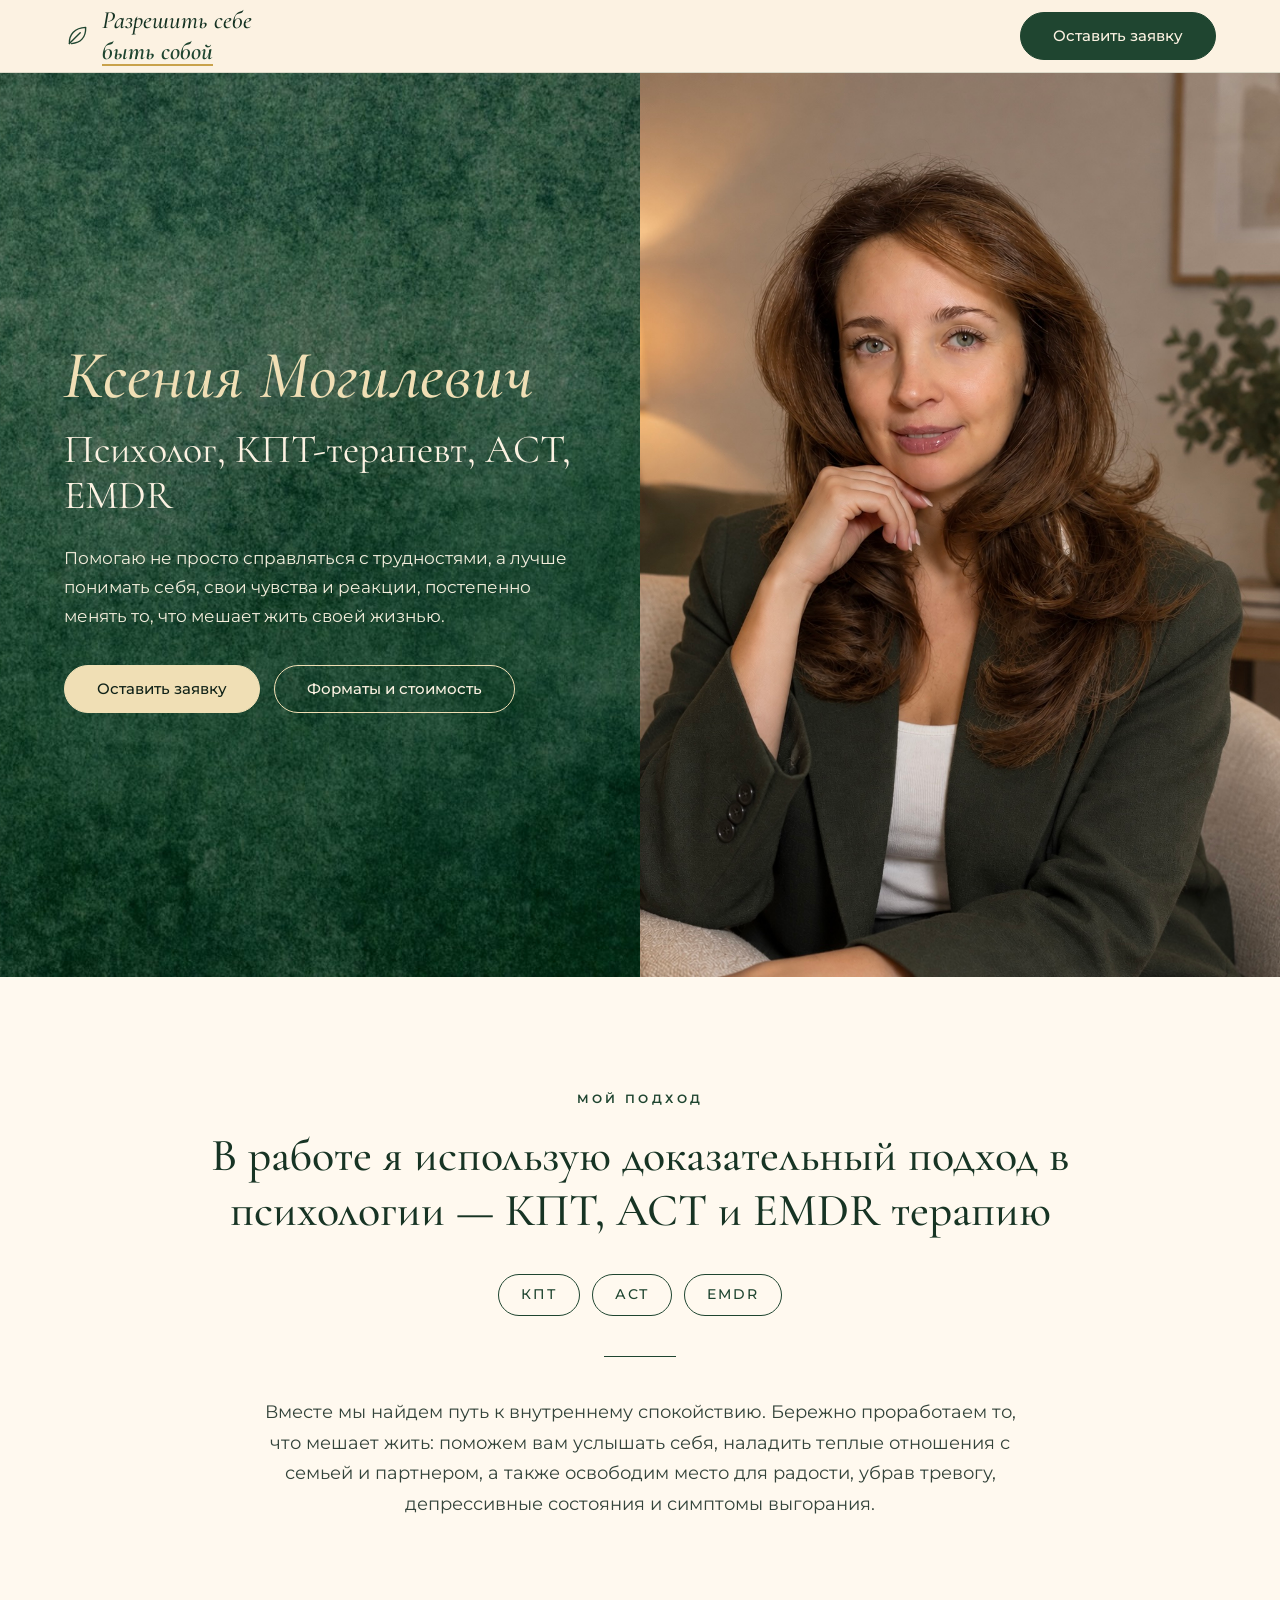
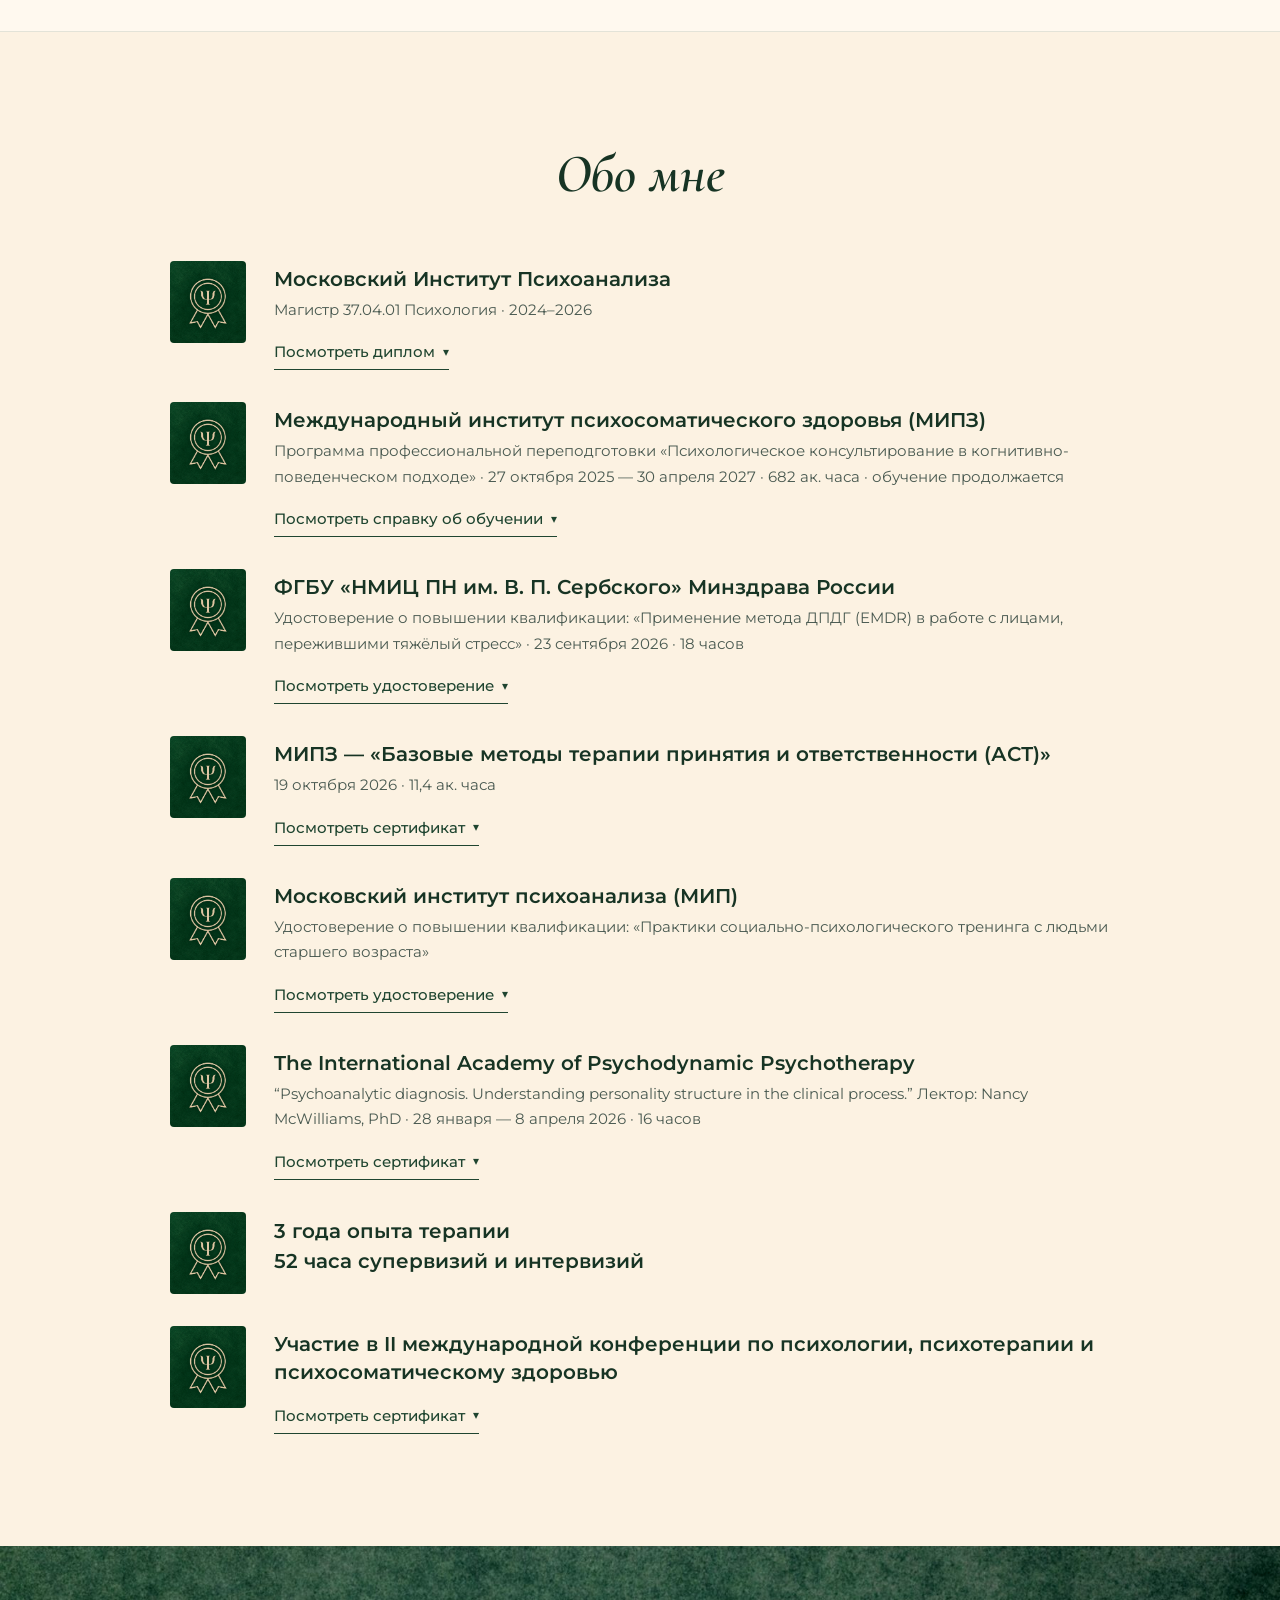
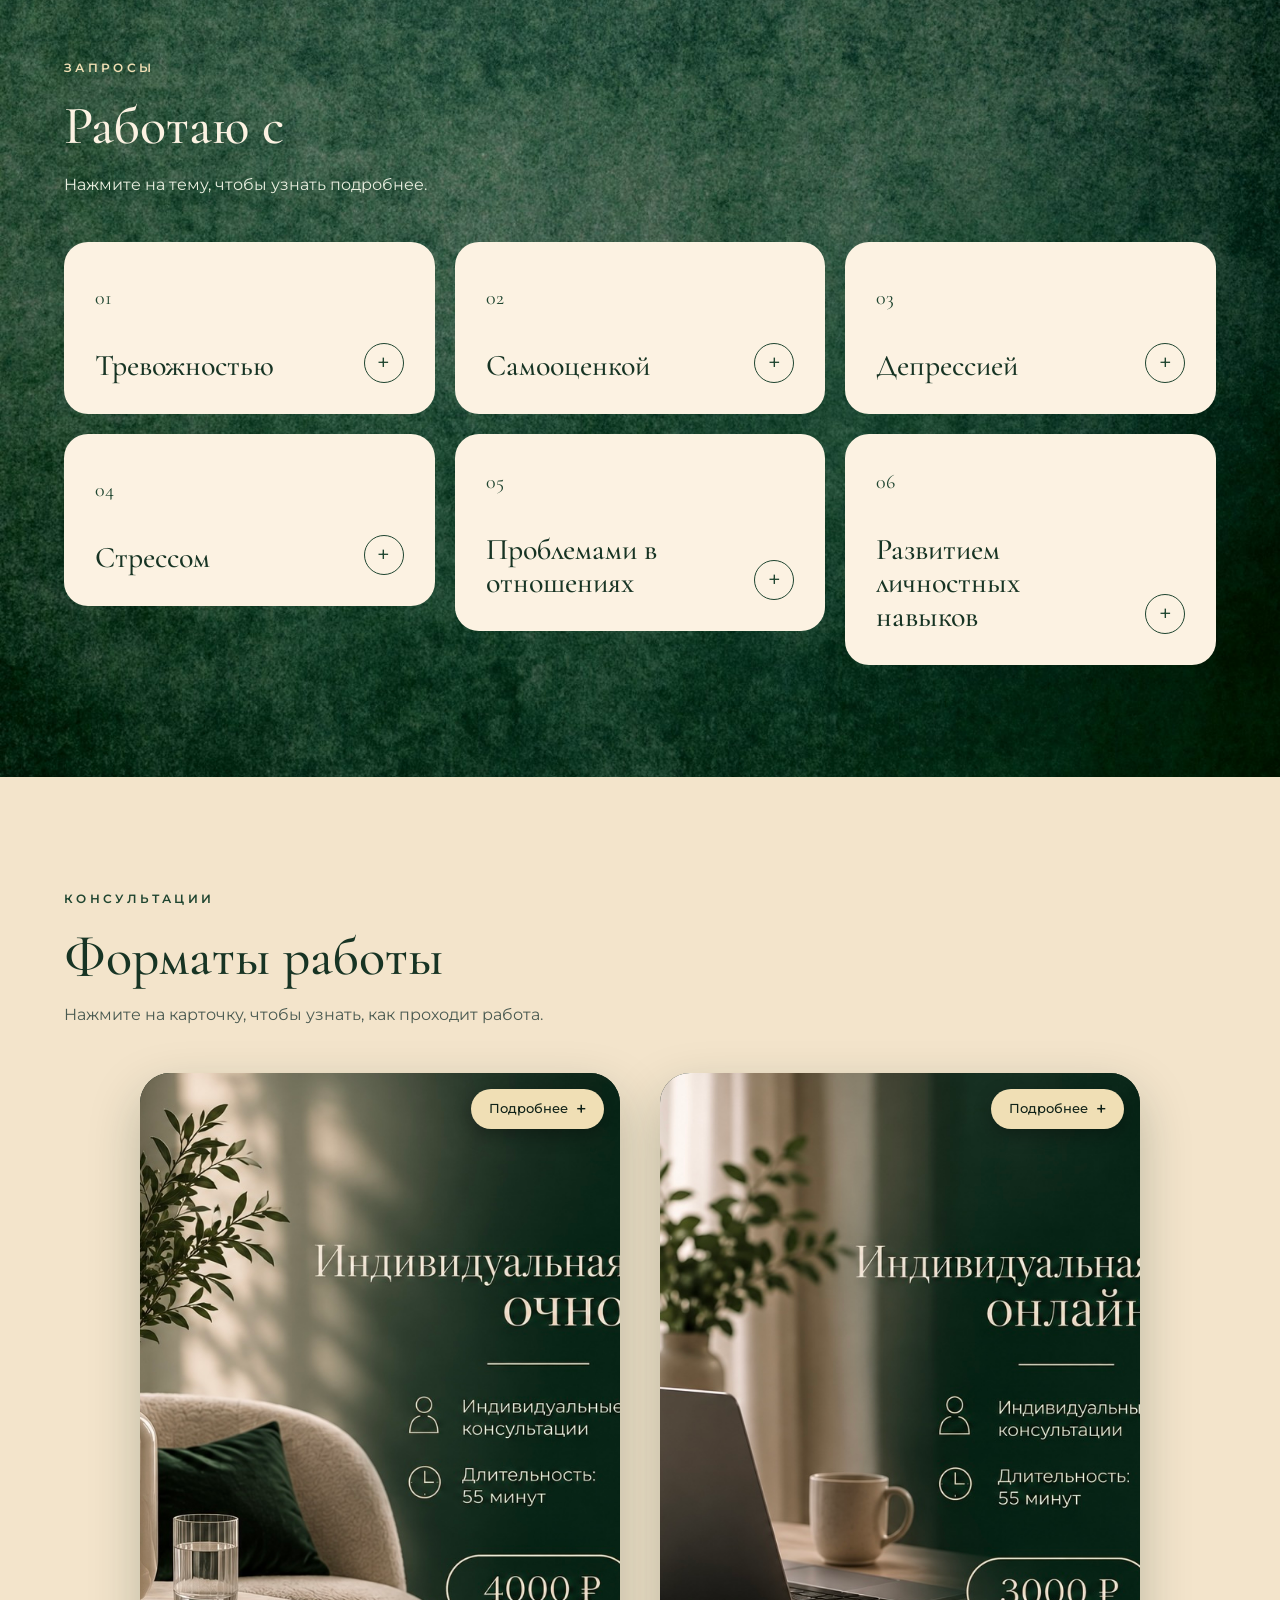
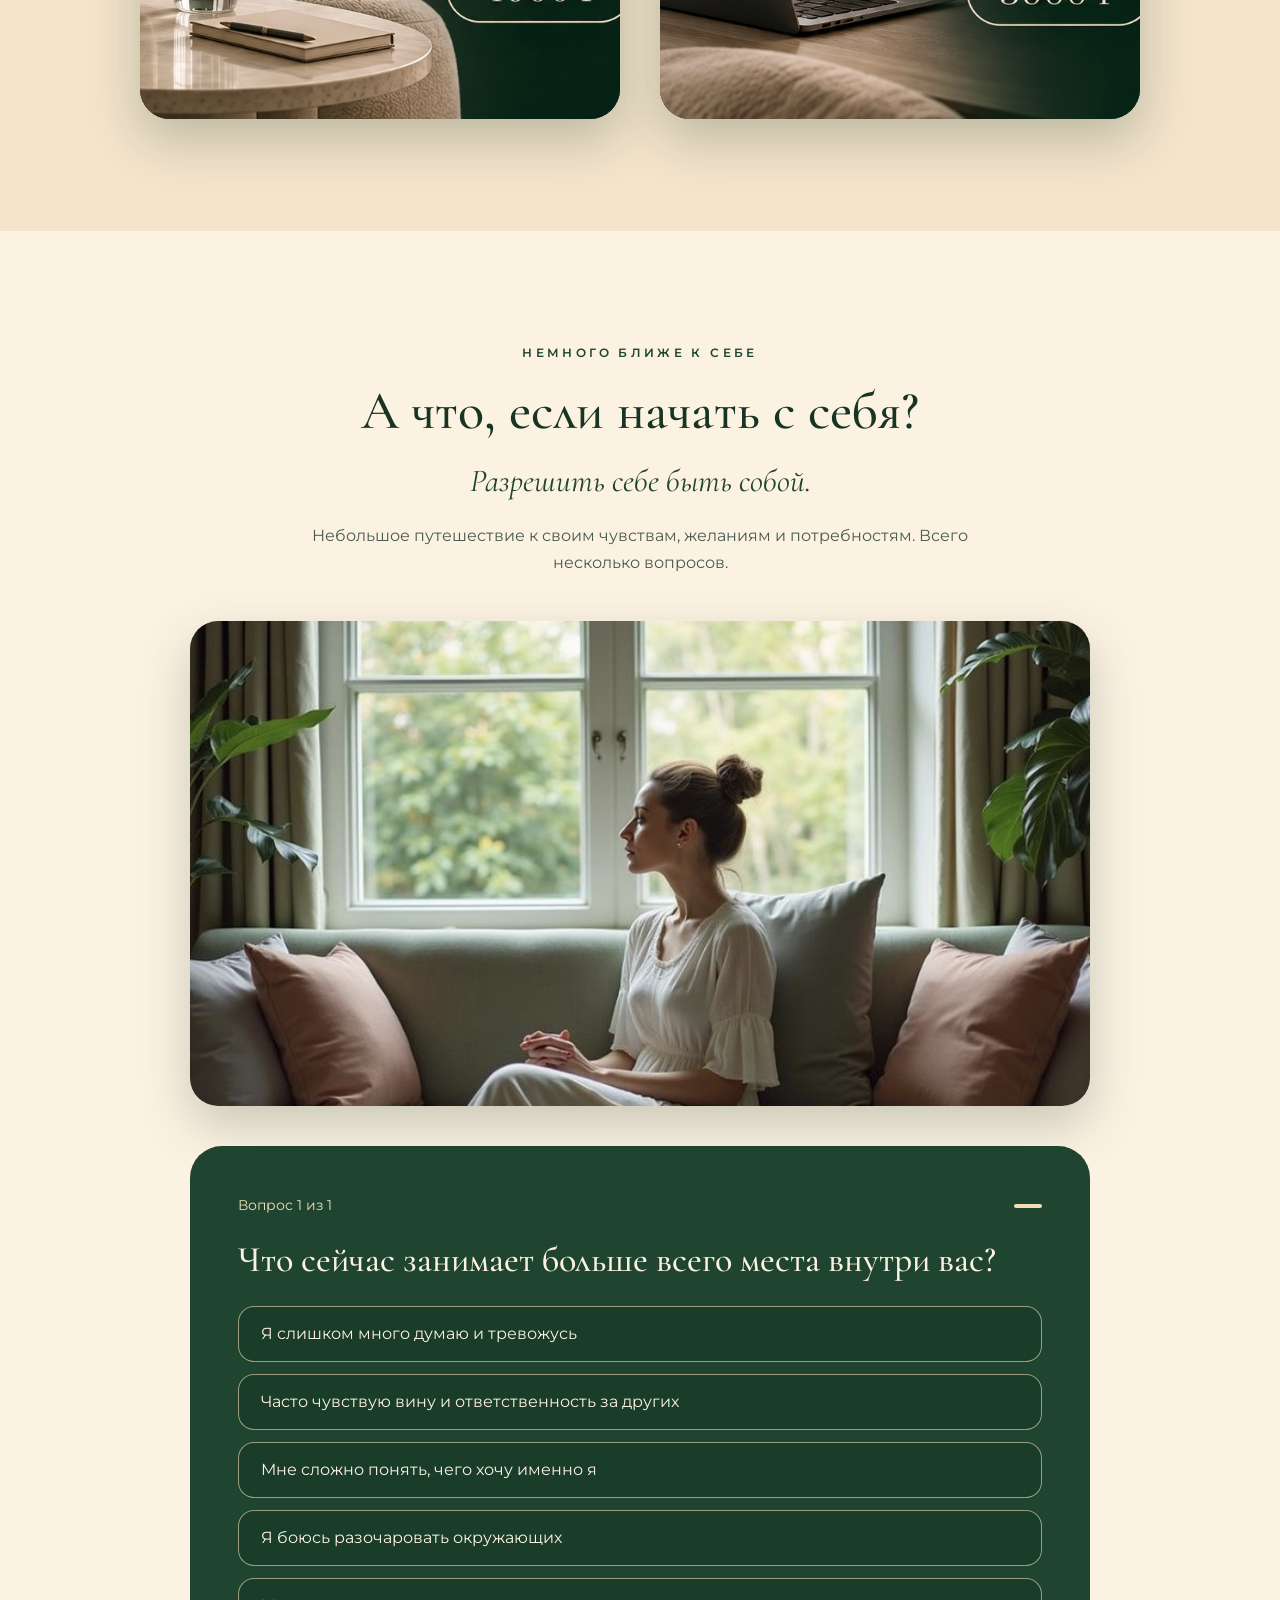
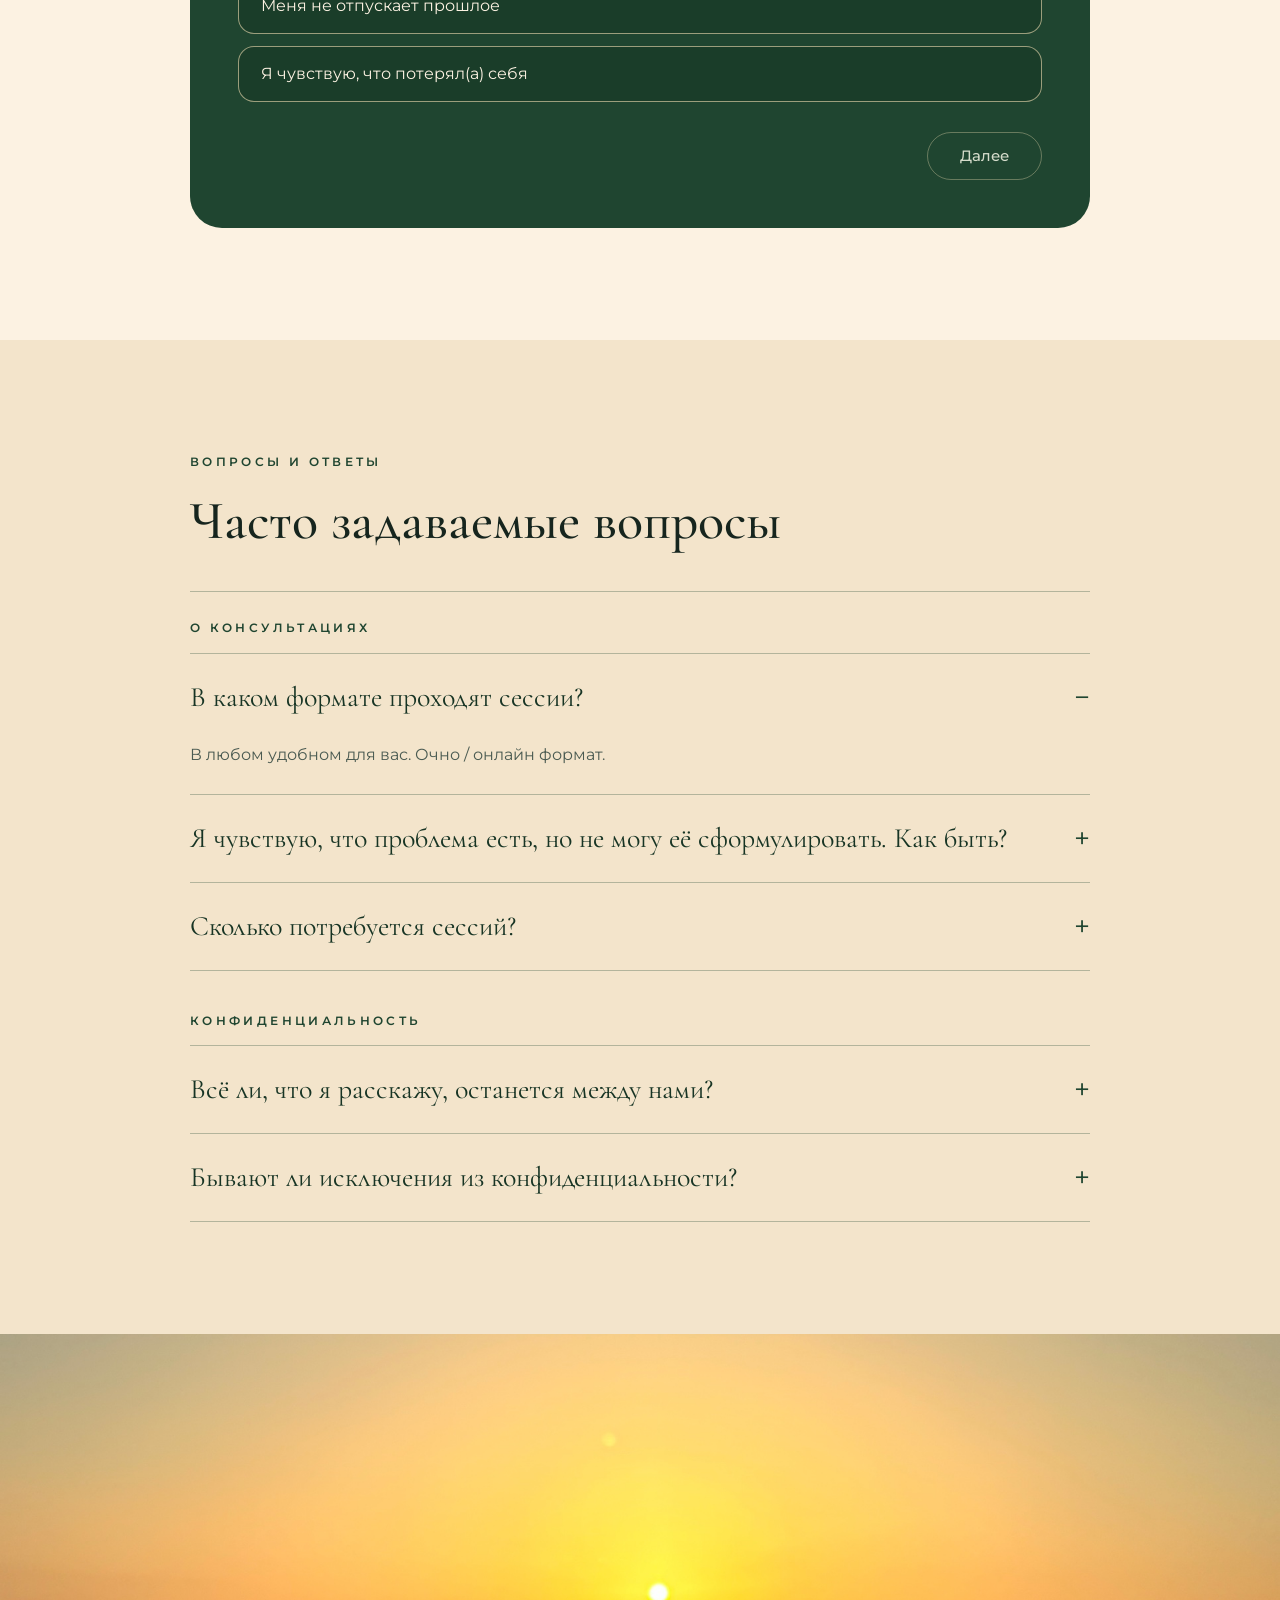
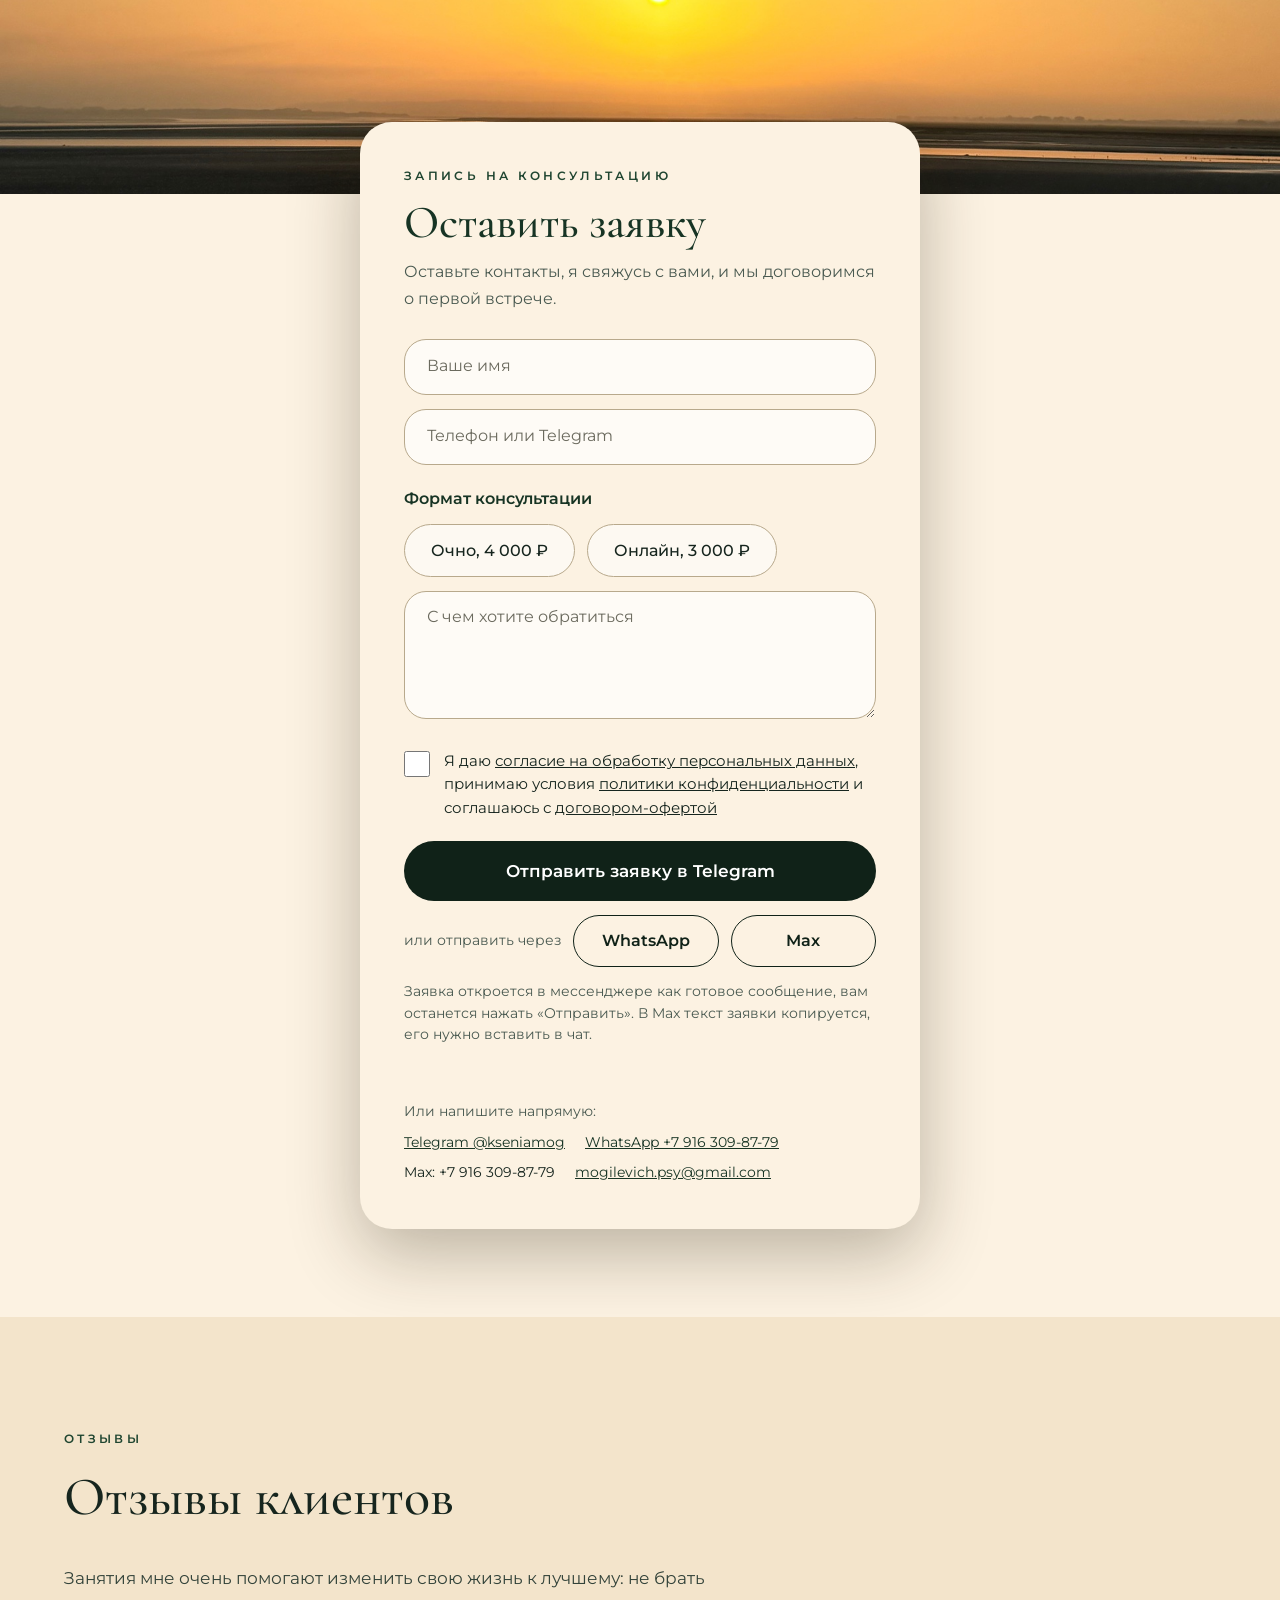
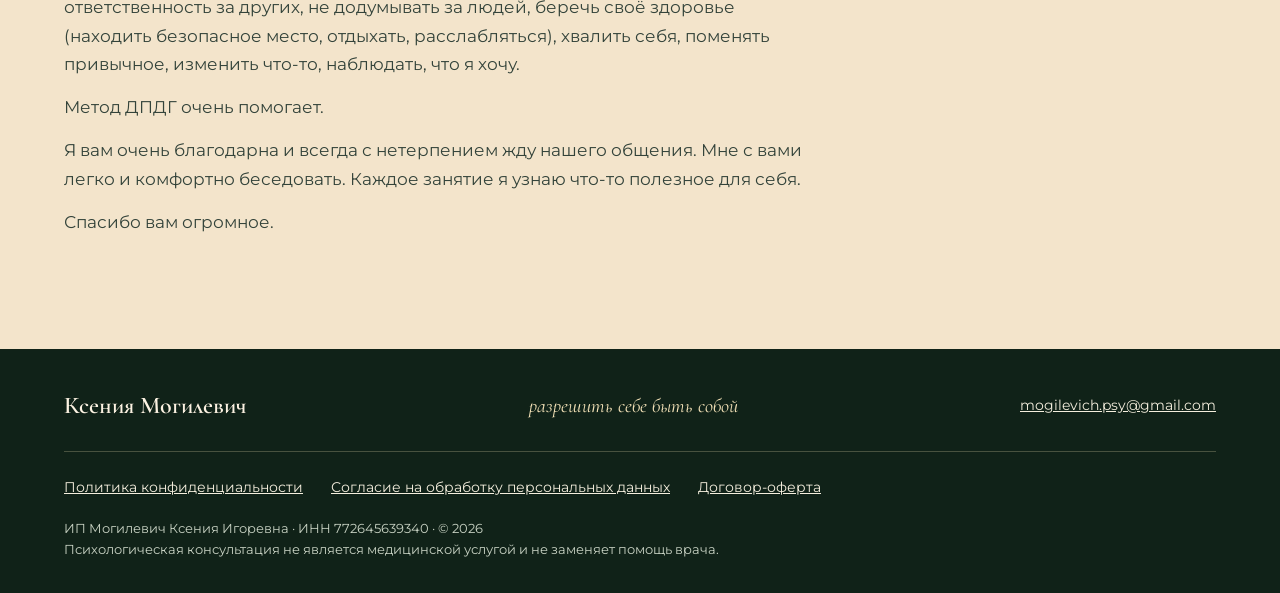
<file: index 4.html>
<!doctype html>
<html lang="ru">
<head>
<meta charset="utf-8">
<meta name="viewport" content="width=device-width, initial-scale=1">
<title>Ксения Могилевич — психолог, КПТ, АСТ, EMDR</title>
<meta name="description" content="Ксения Могилевич — психолог, КПТ-терапевт, АСТ, EMDR. Индивидуальные консультации очно и онлайн. Разрешить себе быть собой.">
<meta property="og:title" content="Ксения Могилевич — психолог">
<meta property="og:description" content="Индивидуальные консультации очно и онлайн: КПТ, АСТ, EMDR.">
<meta property="og:image" content="photo.jpg">
<link rel="preconnect" href="https://fonts.googleapis.com">
<link rel="preconnect" href="https://fonts.gstatic.com" crossorigin>
<link rel="stylesheet" href="https://fonts.googleapis.com/css2?family=Cormorant+Garamond:ital,wght@0,400;0,500;0,600;1,400;1,500;1,600&family=Montserrat:wght@400;500;600&display=swap">
<style>
:root{
  --beige:#FCF2E2;
  --beige-2:#F3E4CB;
  --sand:#E1CDA6;
  --emerald:#1F4530;        /* средний зелёный с вашей текстуры */
  --emerald-dark:#173424;
  --emerald-deep:#102218;
  --ink:#16251E;
  --muted:#4A5A51;
  --gold:#F0DFB5;
  --serif:'Cormorant Garamond',Georgia,'Times New Roman',serif;
  --sans:'Montserrat',system-ui,-apple-system,'Segoe UI',Arial,sans-serif;
}
*{box-sizing:border-box}
html{scroll-behavior:smooth;scroll-padding-top:84px}
body{margin:0;background:var(--beige);color:var(--ink);font-family:var(--sans);font-size:16px;line-height:1.7;-webkit-font-smoothing:antialiased}
img{max-width:100%;display:block}
a{color:var(--emerald)}
h1,h2,h3,h4{font-family:var(--serif);font-weight:500;margin:0;line-height:1.12}
p{margin:0}
.wrap{max-width:1200px;margin:0 auto;padding:0 24px}
.eyebrow{font-size:12px;letter-spacing:.28em;text-transform:uppercase;color:var(--emerald);font-weight:600;margin-bottom:18px}
.on-dark .eyebrow{color:var(--gold)}
.section{padding:clamp(64px,9vw,112px) 0}
.section h2{font-size:clamp(34px,5vw,54px)}
/* текстура зелёного */
.tex{background:#1F4530}

.btn{display:inline-flex;align-items:center;justify-content:center;min-height:48px;padding:12px 32px;border-radius:999px;border:1px solid var(--emerald);background:var(--emerald);color:var(--beige);font:500 15px/1.2 var(--sans);text-decoration:none;cursor:pointer;transition:background .2s,color .2s,border-color .2s}
.btn:hover{background:var(--emerald-dark);border-color:var(--emerald-dark);color:var(--beige)}
.btn.ghost{background:transparent;color:var(--emerald)}
.btn.ghost:hover{background:var(--emerald);color:var(--beige)}
.on-dark .btn{background:var(--gold);border-color:var(--gold);color:var(--emerald-deep)}
.on-dark .btn:hover{background:var(--beige);border-color:var(--beige);color:var(--emerald-deep)}
.on-dark .btn.ghost{background:transparent;color:var(--beige);border-color:var(--gold)}
.on-dark .btn.ghost:hover{background:var(--gold);color:var(--emerald-deep)}
:focus-visible{outline:3px solid #C99A2E;outline-offset:3px}

/* header */
.site-header{position:sticky;top:0;z-index:50;background:rgba(252,242,226,.95);backdrop-filter:blur(8px);border-bottom:1px solid rgba(31,69,48,.15)}
.site-header .wrap{display:flex;align-items:center;justify-content:space-between;gap:24px;min-height:72px}
.brand{text-decoration:none;font-family:var(--serif);font-weight:600;font-size:26px;line-height:1.05;color:var(--emerald-dark)}
.nav{display:flex;gap:18px;font-size:14px}
.nav a{text-decoration:none;color:var(--ink);white-space:nowrap}
.site-header .btn{white-space:nowrap}
.site-header .brand-phrase{display:flex;align-items:center;gap:12px;font-family:var(--serif);font-style:italic;font-weight:500;font-size:clamp(20px,2.2vw,25px);line-height:1.15;color:var(--emerald-dark);flex:0 0 auto}
.brand-phrase .leaf{flex:0 0 auto;color:var(--emerald)}
.brand-phrase span{white-space:nowrap}
.brand-phrase em{display:block;width:fit-content;margin-top:2px;font-weight:600;color:var(--emerald);text-decoration:underline;text-decoration-color:#C9A24B;text-decoration-thickness:1.5px;text-underline-offset:5px}
@media(max-width:480px){.site-header .wrap{gap:12px}.site-header .brand-phrase{font-size:19px}.brand-phrase .leaf{display:none}.site-header .btn{padding:10px 18px;font-size:14px;min-height:44px}}
.nav a:hover{color:var(--emerald);text-decoration:underline}
@media(max-width:1380px){.nav{display:none}}

/* hero — две половины: зелёная текстура + фото */
.hero{display:grid;grid-template-columns:1fr 1fr;min-height:clamp(560px,56vw,780px)}
.hero-left{background:#1F4530 url(green-bg.jpg) center/cover no-repeat;display:flex;align-items:center;padding:64px 56px 64px max(24px,calc((100vw - 1200px)/2 + 24px));color:var(--beige)}
.hero-copy{max-width:540px}
.hero-copy .eyebrow{margin-bottom:22px}
.hero h1{font-style:italic;font-weight:500;font-size:clamp(44px,5.4vw,68px);color:var(--gold)}
.hero .role{font-family:var(--serif);font-size:clamp(28px,3.2vw,40px);line-height:1.15;margin-top:12px;color:var(--beige)}
.hero .lead{margin-top:26px;font-size:17px;color:#F4EEDD}
.hero .hi{margin-top:12px;font-weight:500;color:var(--gold)}
.hero .cta{display:flex;flex-wrap:wrap;gap:14px;margin-top:34px}
.hero-right{min-width:0;background:#cdbfa8}
.hero-right img{width:100%;height:100%;object-fit:cover;object-position:center 18%}
@media(max-width:860px){
  .hero{grid-template-columns:1fr;min-height:0}
  .hero-left{padding:56px 24px 52px}
  /* на телефоне показываем фото целиком, лицо не крупным планом */
  .hero-right img{height:auto;aspect-ratio:1145/1374;object-fit:cover;object-position:center}
}

/* approach */
.approach{background:#FFF9EF;color:var(--ink);text-align:center;border-bottom:1px solid rgba(31,69,48,.12)}
.approach h2{font-size:clamp(30px,4.4vw,46px);max-width:900px;margin:0 auto;line-height:1.2;color:var(--emerald-dark)}
.approach .rule{width:72px;height:1px;background:var(--emerald);margin:40px auto}
.approach p.txt{max-width:760px;margin:0 auto;font-size:18px;color:#33433A}
.methods{display:flex;flex-wrap:wrap;gap:12px;justify-content:center;margin-top:36px}
.methods span{border:1px solid var(--emerald);color:var(--emerald);border-radius:999px;padding:8px 22px;font-size:14px;letter-spacing:.14em;font-weight:500}

/* about / education list */
.about h2{text-align:center;font-style:italic;font-weight:600;color:var(--emerald-dark)}
.edu{list-style:none;margin:56px auto 0;padding:0;max-width:940px;display:flex;flex-direction:column;gap:32px}
.edu li{display:flex;gap:28px;align-items:flex-start}
.edu .ico{flex:0 0 76px;width:76px;height:82px;object-fit:cover;border-radius:4px}
.edu .body{flex:1 1 auto;min-width:0;padding-top:4px}
.edu .t{font-weight:600;font-size:clamp(17px,2vw,20px);line-height:1.4;color:var(--emerald-dark)}
.edu .s{margin-top:4px;color:var(--muted);font-size:15px}
.edu .plain{font-weight:600;font-size:clamp(17px,2vw,20px);line-height:1.5;color:var(--emerald-dark)}
.edu .plain span{display:block}
.cert{margin-top:12px}
.cert summary{list-style:none;cursor:pointer;display:inline-flex;align-items:center;gap:8px;min-height:36px;color:var(--emerald);font-weight:500;font-size:15px;border-bottom:1px solid currentColor}
.cert summary::-webkit-details-marker{display:none}
.cert summary::after{content:"▾";font-size:12px;transition:transform .2s}
.cert[open] summary::after{transform:rotate(180deg)}
.cert-box{margin-top:14px;max-width:700px}
.cert-box img{width:100%;height:auto;border-radius:10px;border:1px solid rgba(31,69,48,.3);background:#fff}
.cert-empty{padding:22px 24px;border:1px dashed rgba(31,69,48,.5);border-radius:12px;color:var(--muted);font-size:15px;background:rgba(255,255,255,.5)}
@media(max-width:560px){.edu li{gap:16px}.edu .ico{flex-basis:56px;width:56px;height:60px}}

/* work */
.work{background:#1F4530 url(green-bg.jpg) center/cover no-repeat;color:var(--beige)}
.work .eyebrow{color:var(--gold)}
.work h2{color:var(--beige)}
.work .hint{margin-top:14px;color:#E9EEDF}
.grid{display:flex;flex-wrap:wrap;gap:20px;margin-top:44px;align-items:flex-start}
.tile{flex:1 1 320px;min-width:0;background:var(--beige);color:var(--ink);border:1px solid transparent;border-radius:24px;transition:box-shadow .2s,background .2s}
.tile summary{list-style:none;cursor:pointer;display:flex;justify-content:space-between;align-items:flex-end;gap:16px;min-height:170px;padding:30px}
.tile summary::-webkit-details-marker{display:none}
.tile i{display:block;font-family:var(--serif);font-style:normal;font-size:20px;color:var(--emerald);margin-bottom:34px}
.tile h3{font-size:30px;color:var(--emerald-dark)}
.tile .plus{flex:0 0 40px;height:40px;border:1px solid var(--emerald);border-radius:50%;display:flex;align-items:center;justify-content:center;font-size:22px;line-height:1;color:var(--emerald)}
.tile .plus::before{content:"+"}
.tile[open] .plus::before{content:"−"}
.tile:hover{box-shadow:0 0 0 2px var(--gold)}
.tile[open]{flex-basis:100%;background:#FFF9EF;box-shadow:0 0 0 2px var(--gold)}
.tile[open] summary{min-height:0;padding-bottom:20px}
.tile[open] i{margin-bottom:14px}
.tile-body{padding:0 30px 32px;max-width:860px;color:var(--ink)}
.tile-body p{color:#33433A}
.tile-body h4{font-family:var(--sans);font-weight:600;font-size:12px;letter-spacing:.22em;text-transform:uppercase;color:var(--emerald);margin:22px 0 6px}
.tile-body h4:first-child{margin-top:4px}
.tile-body .btn{margin-top:26px}

/* formats */
.formats{background:var(--beige-2);color:var(--ink)}
.formats h2{color:var(--emerald-dark)}
.formats .hint{margin-top:14px;color:var(--muted)}
.fmt-grid{display:flex;flex-wrap:wrap;gap:40px;margin-top:44px;justify-content:center;align-items:stretch}
.fmt{flex:1 1 360px;max-width:480px;min-width:0;display:grid;border-radius:30px;overflow:hidden;background:#102218;box-shadow:0 20px 50px rgba(23,52,36,.25)}
.fmt>*{grid-area:1/1;min-width:0}
.fmt-face{display:block;position:relative;padding:0;border:0;background:none;cursor:pointer;font:inherit;transition:opacity .3s,visibility .3s}
.fmt-face img{width:100%;height:100%;aspect-ratio:707/862;object-fit:cover;display:block;transform:scale(1.035)}
.fmt-tap{position:absolute;top:16px;right:16px;display:inline-flex;align-items:center;gap:8px;min-height:40px;padding:8px 18px;border-radius:999px;background:var(--gold);color:var(--emerald-deep);font:500 13px/1 var(--sans);box-shadow:0 6px 18px rgba(0,0,0,.3);transition:background .2s}
.fmt-tap::after{content:"+";font-size:18px;line-height:1}
.fmt-face:hover .fmt-tap{background:var(--beige)}
.fmt-back{box-sizing:border-box;display:flex;flex-direction:column;justify-content:center;padding:clamp(24px,5vw,40px);background:#1F4530;border:1px solid rgba(240,223,181,.5);border-radius:30px;visibility:hidden;opacity:0;transition:opacity .3s,visibility .3s;outline:none}
.fmt.is-open .fmt-face{visibility:hidden;opacity:0}
.fmt.is-open .fmt-back{visibility:visible;opacity:1}
.fmt-back .tag{font-size:12px;letter-spacing:.24em;text-transform:uppercase;color:var(--gold);font-weight:600}
.fmt-back h3{margin:10px 0 4px;font-size:clamp(30px,4vw,38px);color:var(--beige)}
.fmt-back .meta{color:var(--gold);margin-bottom:12px;font-weight:500}
.fmt-back .intro{color:#F4EEDD;margin-bottom:18px}
.steps{list-style:none;margin:0;padding:0;display:flex;flex-direction:column;gap:14px;counter-reset:s}
.steps li{display:flex;gap:16px;color:#F4EEDD}
.steps li::before{counter-increment:s;content:counter(s);flex:0 0 34px;height:34px;border:1px solid var(--gold);border-radius:50%;display:flex;align-items:center;justify-content:center;color:var(--gold);font-size:14px}
.fmt-actions{display:flex;flex-wrap:wrap;gap:12px;margin-top:28px}
.fmt-back .btn{background:var(--gold);border-color:var(--gold);color:var(--emerald-deep)}
.fmt-back .btn:hover{background:var(--beige);border-color:var(--beige);color:var(--emerald-deep)}
.fmt-back .btn.ghost{background:transparent;color:var(--beige);border-color:var(--gold)}
.fmt-back .btn.ghost:hover{background:var(--gold);color:var(--emerald-deep)}
@media(max-width:560px){.fmt-back{font-size:15px;line-height:1.6}.steps{gap:10px}.steps li{gap:12px}}

/* interactive */
.quiz-head{text-align:center;max-width:680px;margin:0 auto 44px}
.quiz-head h2{color:var(--emerald-dark)}
.quiz-head .sub{font-family:var(--serif);font-style:italic;font-size:clamp(24px,3vw,32px);color:var(--emerald);margin-top:12px}
.quiz-head p.t{margin-top:14px;color:var(--muted)}
.quiz-pic{max-width:900px;margin:0 auto 40px}
.quiz-pic img{width:100%;height:auto;aspect-ratio:984/531;object-fit:cover;border-radius:28px;box-shadow:0 20px 50px rgba(23,52,36,.22)}
@media(max-width:560px){.quiz-pic img{aspect-ratio:4/3;object-position:62% center;border-radius:20px}}
.quiz{max-width:900px;margin:0 auto;color:var(--beige);border-radius:32px;padding:clamp(24px,5vw,48px)}
.q-top{display:flex;align-items:center;justify-content:space-between;gap:16px;margin-bottom:22px;font-size:14px;color:var(--gold)}
.dots{display:flex;gap:8px}
.dots i{display:block;width:28px;height:4px;border-radius:2px;background:rgba(240,223,181,.35)}
.dots i.on{background:var(--gold)}
.quiz h3{font-size:clamp(26px,3.6vw,36px);margin-bottom:26px}
.opts{display:flex;flex-direction:column;gap:12px}
.opt{width:100%;text-align:left;min-height:56px;padding:14px 22px;border-radius:16px;border:1px solid rgba(240,223,181,.6);background:rgba(10,30,18,.2);color:var(--beige);font:400 16px/1.4 var(--sans);cursor:pointer;transition:background .15s,color .15s}
.opt:hover{background:rgba(240,223,181,.18)}
.opt[aria-pressed="true"]{background:var(--gold);color:var(--emerald-deep);border-color:var(--gold)}
.q-nav{display:flex;flex-wrap:wrap;justify-content:space-between;gap:14px;margin-top:30px}
.quiz .btn{background:var(--gold);border-color:var(--gold);color:var(--emerald-deep)}
.quiz .btn:hover{background:var(--beige);border-color:var(--beige)}
.quiz .btn.ghost{background:transparent;color:var(--beige);border-color:rgba(240,223,181,.6)}
.quiz .btn.ghost:hover{background:rgba(240,223,181,.2);color:var(--beige)}
.quiz .btn[disabled]{background:transparent;border-color:rgba(240,223,181,.35);color:#D5DCCB;cursor:not-allowed}
.letter{display:flex;flex-wrap:wrap;gap:36px;align-items:stretch}
.letter-img{flex:0 1 290px;min-width:0}
.letter-img img{width:100%;height:100%;min-height:260px;object-fit:cover;border-radius:20px}
.letter-form{flex:1 1 360px;min-width:0}
.letter-form h3{margin-bottom:8px}
.letter-form p.hint{color:#F4EEDD;margin-bottom:22px}
.field{margin-bottom:18px}
.field label{display:block;margin-bottom:8px;font-family:var(--serif);font-size:23px;color:var(--gold)}
.field input{width:100%;min-height:48px;padding:10px 16px;border-radius:12px;border:1px solid rgba(240,223,181,.6);background:rgba(10,30,18,.3);color:var(--beige);font:400 16px var(--sans)}
.field input::placeholder{color:#D5DCCB}
.result{display:flex;flex-direction:column;align-items:center;gap:22px;text-align:center}
.note{width:100%;max-width:620px;background:var(--beige);color:var(--emerald-deep);border-radius:24px;padding:clamp(28px,5vw,48px) clamp(20px,4vw,40px)}
.note small{display:block;font-size:12px;letter-spacing:.3em;text-transform:uppercase;color:var(--muted)}
.note h3{margin:14px 0 24px;color:var(--emerald-deep)}
.note ul{list-style:none;margin:0;padding:0;text-align:left;display:flex;flex-direction:column;gap:14px}
.note li span{color:var(--muted)}
.note li b{font-weight:400;white-space:pre-line}
.note hr{border:0;height:1px;width:56px;background:#8C7A52;margin:28px auto}
.note q{display:block;font-family:var(--serif);font-style:italic;font-size:clamp(20px,2.6vw,24px);line-height:1.35;quotes:none}
.result p.inv{max-width:620px;color:#F4EEDD}
.result .row{display:flex;flex-wrap:wrap;gap:14px;justify-content:center}

/* faq */
.faq{background:var(--beige-2)}
.faq .list{max-width:900px;margin:40px auto 0;border-top:1px solid rgba(31,69,48,.3)}
.faq details{border-bottom:1px solid rgba(31,69,48,.3)}
.faq-group{margin:0;padding:40px 0 14px;font-size:12px;letter-spacing:.28em;text-transform:uppercase;font-weight:600;color:var(--emerald);border-bottom:1px solid rgba(31,69,48,.3)}
.faq-group.first{padding-top:26px}
.faq details p a{color:var(--emerald-dark)}
.faq summary{list-style:none;cursor:pointer;display:flex;justify-content:space-between;align-items:center;gap:24px;padding:26px 0;font-family:var(--serif);font-size:clamp(22px,2.8vw,28px);line-height:1.25;color:var(--emerald-dark)}
.faq summary::-webkit-details-marker{display:none}
.faq summary::after{content:"+";font-family:var(--sans);font-size:28px;color:var(--emerald);flex:0 0 auto}
.faq details[open] summary::after{content:"−"}
.faq details p{padding:0 0 26px;max-width:720px;color:var(--muted)}
.faq .wrap>h2,.faq .wrap>.eyebrow{max-width:900px;margin-left:auto;margin-right:auto}

/* contact */
.contact{position:relative;overflow:hidden;padding:clamp(72px,8vw,112px) 0;background:var(--beige)}
.contact .bg{position:absolute;inset:0;width:100%;height:100%;object-fit:cover;object-position:center 55%}
.contact .wrap{position:relative;z-index:1;max-width:1360px;display:flex;justify-content:flex-end}
.app-card{width:100%;max-width:560px;background:var(--beige);border-radius:32px;padding:clamp(24px,4vw,44px);box-shadow:0 24px 70px rgba(40,30,10,.3)}
.app-card .eyebrow{margin-bottom:10px}
.app-card h2{font-size:clamp(34px,4.4vw,46px);color:var(--emerald-dark)}
.app-card .lead{margin-top:10px;color:var(--muted)}
.app-form{margin-top:26px;display:flex;flex-direction:column;gap:14px}
.sr{position:absolute;width:1px;height:1px;margin:-1px;overflow:hidden;clip:rect(0 0 0 0);white-space:nowrap}
.f-field input,.f-field textarea{width:100%;min-height:56px;padding:14px 22px;border-radius:22px;border:1px solid #B8A98C;background:rgba(255,255,255,.7);color:var(--ink);font:400 16px/1.4 var(--sans)}
.f-field textarea{min-height:128px;resize:vertical}
.f-field input::placeholder,.f-field textarea::placeholder{color:#6B6A5E}
.f-field input:focus,.f-field textarea:focus{border-color:var(--emerald);outline:2px solid var(--emerald);outline-offset:1px}
.f-format{border:0;margin:6px 0 0;padding:0;min-width:0}
.f-format legend{padding:0;margin-bottom:12px;font-weight:600;color:var(--emerald-dark)}
.pills{display:flex;flex-wrap:wrap;gap:12px}
.pills input{position:absolute;opacity:0;width:1px;height:1px}
.pills label{display:inline-flex;align-items:center;min-height:52px;padding:12px 26px;border:1px solid #B8A98C;border-radius:999px;background:rgba(255,255,255,.55);cursor:pointer;font-weight:500;color:var(--ink);transition:background .15s,color .15s,border-color .15s}
.pills label:hover{border-color:var(--emerald)}
.pills input:checked+label{background:var(--emerald);border-color:var(--emerald);color:var(--beige)}
.pills input:focus-visible+label{outline:3px solid #C99A2E;outline-offset:2px}
.f-consent{display:flex;gap:14px;align-items:flex-start;margin-top:8px;font-size:15px;line-height:1.55;color:var(--ink);cursor:pointer}
.f-consent input{flex:0 0 26px;width:26px;height:26px;margin:2px 0 0;accent-color:var(--emerald);cursor:pointer}
.f-consent a{color:var(--ink)}
.send{cursor:pointer;font:600 16px/1.2 var(--sans);border-radius:999px;transition:background .2s,color .2s,border-color .2s}
.send.primary{width:100%;min-height:60px;margin-top:8px;border:0;background:var(--emerald-deep);color:#fff;font-size:17px}
.send.primary:hover{background:var(--emerald)}
.alt{display:flex;flex-wrap:wrap;align-items:center;gap:12px}
.alt span{color:var(--muted);font-size:14px}
.send.alt-btn{flex:1 1 140px;min-height:52px;border:1px solid var(--emerald-deep);background:transparent;color:var(--emerald-deep)}
.send.alt-btn:hover{background:var(--emerald-deep);color:#fff}
.f-note{font-size:14px;line-height:1.55;color:var(--muted)}
.f-status{min-height:1.4em;font-size:14px;line-height:1.5;margin:0;overflow-wrap:anywhere}
.f-status.ok{color:var(--emerald)}
.f-status.err{color:#9B2C2C}
.app-mail{margin-top:20px;font-size:14px;color:var(--muted)}
.app-direct{list-style:none;margin:8px 0 0;padding:0;display:flex;flex-wrap:wrap;gap:6px 20px;font-size:14px;color:var(--ink)}
.app-direct a{color:var(--emerald-dark)}
@media(max-width:1280px){
  .contact{padding:0 0 clamp(56px,8vw,88px)}
  .contact .bg{position:relative;inset:auto;display:block;height:clamp(280px,48vw,460px);object-position:center 54%}
  .contact .wrap{margin-top:-72px;justify-content:center}
}

/* reviews */
.reviews{background:var(--beige-2)}
.rev-text{margin-top:36px;max-width:760px;font-size:17px;color:#33433A}.rev-text p+p{margin-top:14px}
.rev-grid{display:flex;flex-wrap:wrap;gap:24px;margin-top:44px}
.rev{flex:1 1 320px;min-width:0;margin:0;background:#FFF9EF;border:1px solid rgba(31,69,48,.25);border-radius:24px;padding:32px 30px;display:flex;flex-direction:column;gap:18px}
.rev::before{content:"\201C";font-family:var(--serif);font-size:72px;line-height:.7;color:var(--emerald);height:34px}
.rev{max-width:820px}.rev blockquote{margin:0;color:#33433A}.rev blockquote p{margin:0 0 12px}.rev blockquote ul{margin:0 0 12px;padding-left:20px}.rev blockquote li{margin-bottom:4px}
.rev figcaption{margin-top:auto;font-weight:600;color:var(--emerald-dark);font-size:15px}

/* footer */
.site-footer{background:var(--emerald-deep);color:var(--beige);padding:40px 0 32px}
.foot-top{display:flex;flex-wrap:wrap;gap:16px 32px;align-items:center;justify-content:space-between}
.site-footer .brand{color:var(--beige);font-size:24px}
.site-footer .tag{font-family:var(--serif);font-style:italic;font-size:20px;color:var(--gold)}
.site-footer a.mail{color:#F4EEDD;font-size:14px}
.legal{display:flex;flex-wrap:wrap;gap:8px 28px;margin-top:28px;padding-top:24px;border-top:1px solid rgba(240,223,181,.25);font-size:14px}
.legal a{color:#F4EEDD}
.req{margin-top:18px;font-size:13px;line-height:1.65;color:#C9D3C4}
.req mark{background:#F0DFB5;color:#102218;padding:0 4px;border-radius:3px}
</style>
</head>
<body>

<header class="site-header">
  <div class="wrap">
    <a class="brand brand-phrase" href="#top" aria-label="Ксения Могилевич, психолог. Разрешить себе быть собой">
      <svg class="leaf" viewBox="0 0 24 24" width="26" height="26" aria-hidden="true" fill="none" stroke="currentColor" stroke-width="1.3" stroke-linecap="round" stroke-linejoin="round"><path d="M5 19C4.5 10.5 10 4.5 20 4c.3 9.5-5 14.5-13 15"/><path d="M5 19 15 9"/></svg>
      <span>Разрешить себе <em>быть собой</em></span>
    </a>
    <nav class="nav" aria-label="Основное меню">
      <a href="#top">Главная</a>
      <a href="#approach">Мой подход</a>
      <a href="#about">Обо мне</a>
      <a href="#work">С чем работаю</a>
      <a href="#formats">Форматы работы</a>
      <a href="cabinet.html">Самопомощь</a>
      <a href="#faq">Вопросы</a>
      <a href="#contact">Контакты</a>
      <a href="#reviews">Отзывы</a>
    </nav>
    <a class="btn" href="#contact">Оставить заявку</a>
  </div>
</header>

<main id="top">

<section class="hero">
  <div class="hero-left on-dark">
    <div class="hero-copy">
      <h1>Ксения Могилевич</h1>
      <p class="role">Психолог, КПТ-терапевт, АСТ, EMDR</p>
      <p class="lead">Помогаю не просто справляться с трудностями, а лучше понимать себя, свои чувства и реакции, постепенно менять то, что мешает жить своей жизнью.</p>
      <div class="cta">
        <a class="btn" href="#contact">Оставить заявку</a>
        <a class="btn ghost" href="#formats">Форматы и стоимость</a>
      </div>
    </div>
  </div>
  <div class="hero-right">
    <img src="photo.jpg" alt="Ксения Могилевич, психолог" width="1145" height="1374" fetchpriority="high">
  </div>
</section>

<section class="section approach" id="approach">
  <div class="wrap">
    <p class="eyebrow">Мой подход</p>
    <h2>В работе я использую доказательный подход в психологии — КПТ, АСТ и EMDR терапию</h2>
    <div class="methods"><span>КПТ</span><span>АСТ</span><span>EMDR</span></div>
    <div class="rule"></div>
    <p class="txt">Вместе мы найдем путь к внутреннему спокойствию. Бережно проработаем то, что мешает жить: поможем вам услышать себя, наладить теплые отношения с семьей и партнером, а также освободим место для радости, убрав тревогу, депрессивные состояния и симптомы выгорания.</p>
  </div>
</section>

<section class="section about" id="about">
  <div class="wrap">
    <h2>Обо мне</h2>
    <ul class="edu">

      <li>
        <img class="ico" src="badge.jpg" alt="" loading="lazy">
        <div class="body">
          <p class="t">Московский Институт Психоанализа</p>
          <p class="s">Магистр 37.04.01 Психология · 2024–2026</p>
          <details class="cert"><summary>Посмотреть диплом</summary><div class="cert-box"><a href="master.jpg" target="_blank" rel="noopener"><img data-cert src="master.jpg" alt="Диплом магистра, Московский Институт Психоанализа" loading="lazy"></a></div></details>
        </div>
      </li>

      <li>
        <img class="ico" src="badge.jpg" alt="" loading="lazy">
        <div class="body">
          <p class="t">Международный институт психосоматического здоровья (МИПЗ)</p>
          <p class="s">Программа профессиональной переподготовки «Психологическое консультирование в когнитивно-поведенческом подходе» · 27 октября 2025 — 30 апреля 2027 · 682 ак. часа · обучение продолжается</p>
          <details class="cert"><summary>Посмотреть справку об обучении</summary><div class="cert-box"><a href="kpt.jpg" target="_blank" rel="noopener"><img data-cert src="kpt.jpg" alt="Сертификат МИПЗ, когнитивно-поведенческая терапия" loading="lazy"></a></div></details>
        </div>
      </li>

      <li>
        <img class="ico" src="badge.jpg" alt="" loading="lazy">
        <div class="body">
          <p class="t">ФГБУ «НМИЦ ПН им. В. П. Сербского» Минздрава России</p>
          <p class="s">Удостоверение о повышении квалификации: «Применение метода ДПДГ (EMDR) в работе с лицами, пережившими тяжёлый стресс» · 23 сентября 2026 · 18 часов</p>
          <details class="cert"><summary>Посмотреть удостоверение</summary><div class="cert-box"><a href="emdr.jpg" target="_blank" rel="noopener"><img data-cert src="emdr.jpg" alt="Удостоверение о переподготовке EMDR, НМИЦ ПН им. Сербского" loading="lazy"></a></div></details>
        </div>
      </li>

      <li>
        <img class="ico" src="badge.jpg" alt="" loading="lazy">
        <div class="body">
          <p class="t">МИПЗ — «Базовые методы терапии принятия и ответственности (АСТ)»</p>
          <p class="s">19 октября 2026 · 11,4 ак. часа</p>
          <details class="cert"><summary>Посмотреть сертификат</summary><div class="cert-box"><a href="act.jpg" target="_blank" rel="noopener"><img data-cert src="act.jpg" alt="Сертификат МИПЗ по АСТ" loading="lazy"></a></div></details>
        </div>
      </li>

      <li>
        <img class="ico" src="badge.jpg" alt="" loading="lazy">
        <div class="body">
          <p class="t">Московский институт психоанализа (МИП)</p>
          <p class="s">Удостоверение о повышении квалификации: «Практики социально-психологического тренинга с людьми старшего возраста»</p>
          <details class="cert"><summary>Посмотреть удостоверение</summary><div class="cert-box"><a href="training.jpg" target="_blank" rel="noopener"><img data-cert src="training.jpg" alt="Удостоверение о повышении квалификации, МИП" loading="lazy"></a></div></details>
        </div>
      </li>

      <li>
        <img class="ico" src="badge.jpg" alt="" loading="lazy">
        <div class="body">
          <p class="t">The International Academy of Psychodynamic Psychotherapy</p>
          <p class="s">“Psychoanalytic diagnosis. Understanding personality structure in the clinical process.” Лектор: Nancy McWilliams, PhD · 28 января — 8 апреля 2026 · 16 часов</p>
          <details class="cert"><summary>Посмотреть сертификат</summary><div class="cert-box"><a href="mcwilliams.jpg" target="_blank" rel="noopener"><img data-cert src="mcwilliams.jpg" alt="Сертификат участия, Nancy McWilliams" loading="lazy"></a></div></details>
        </div>
      </li>

      <li>
        <img class="ico" src="badge.jpg" alt="" loading="lazy">
        <div class="body plain">
          <span>3 года опыта терапии</span>
          <span>52 часа супервизий и интервизий</span>
        </div>
      </li>

      <li>
        <img class="ico" src="badge.jpg" alt="" loading="lazy">
        <div class="body">
          <p class="t">Участие в II международной конференции по психологии, психотерапии и психосоматическому здоровью</p>
          <details class="cert"><summary>Посмотреть сертификат</summary><div class="cert-box"><a href="conference.jpg" target="_blank" rel="noopener"><img data-cert src="conference.jpg" alt="Сертификат участника конференции" loading="lazy"></a></div></details>
        </div>
      </li>

    </ul>
  </div>
</section>

<section class="section work" id="work">
  <div class="wrap">
    <p class="eyebrow">Запросы</p>
    <h2>Работаю с</h2>
    <p class="hint">Нажмите на тему, чтобы узнать подробнее.</p>
    <div class="grid">

      <details class="tile" name="work">
        <summary><div><i>01</i><h3>Тревожностью</h3></div><span class="plus" aria-hidden="true"></span></summary>
        <div class="tile-body">
          <h4>Что это</h4>
          <p>Тревожность — это состояние постоянного или повторяющегося беспокойства о будущем: мысли и тело реагируют на угрозу, которой ещё нет или которая не так велика, как кажется. В умеренной форме тревога помогает подготовиться к важному, но когда она становится фоном жизни, она отнимает силы, мешает отдыхать и принимать решения.</p>
          <h4>Как проявляется</h4>
          <p>Навязчивые мысли «а вдруг…», напряжение в теле, учащённое сердцебиение, трудности с засыпанием, раздражительность, желание избегать пугающих ситуаций или всё контролировать.</p>
          <h4>Как мы работаем</h4>
          <p>В КПТ разбираем тревожные мысли и убеждения и проверяем, насколько они соответствуют реальности. В АСТ учимся не бороться с тревогой, а жить рядом с ней, опираясь на то, что для вас действительно важно. EMDR помогает, если за тревогой стоит тяжёлый пережитый опыт.</p>
          <a class="btn" href="#contact">Обсудить на консультации</a>
        </div>
      </details>

      <details class="tile" name="work">
        <summary><div><i>02</i><h3>Самооценкой</h3></div><span class="plus" aria-hidden="true"></span></summary>
        <div class="tile-body">
          <h4>Что это</h4>
          <p>Самооценка — это то, как вы относитесь к себе и что думаете о своей ценности, способностях и праве на уважение. Она формируется годами под влиянием семьи, школы и отношений и может быть заниженной, нестабильной или зависимой от чужих оценок.</p>
          <h4>Как проявляется</h4>
          <p>Постоянная самокритика, сравнение себя с другими, трудно принимать комплименты и просить о своём, страх ошибиться, перфекционизм, зависимость от одобрения окружающих.</p>
          <h4>Как мы работаем</h4>
          <p>Замечаем внутреннего критика и привычные убеждения о себе, проверяем их на опыте и постепенно выстраиваем более устойчивое и доброжелательное отношение к себе.</p>
          <a class="btn" href="#contact">Обсудить на консультации</a>
        </div>
      </details>

      <details class="tile" name="work">
        <summary><div><i>03</i><h3>Депрессией</h3></div><span class="plus" aria-hidden="true"></span></summary>
        <div class="tile-body">
          <h4>Что это</h4>
          <p>Депрессия — это не слабость и не плохой характер, а состояние, при котором надолго снижаются настроение и энергия, а то, что раньше радовало, перестаёт откликаться.</p>
          <h4>Как проявляется</h4>
          <p>Подавленность или чувство пустоты, упадок сил, потеря интереса к делам, чувство вины и безнадёжности, нарушения сна и аппетита, трудности с концентрацией.</p>
          <h4>Как мы работаем</h4>
          <p>В КПТ возвращаем в жизнь небольшие шаги и деятельность, работаем с самокритичными мыслями. В АСТ опираемся на ваши ценности и учимся действовать, даже когда настроение низкое. При выраженных симптомах психотерапию полезно сочетать с наблюдением у врача.</p>
          <a class="btn" href="#contact">Обсудить на консультации</a>
        </div>
      </details>

      <details class="tile" name="work">
        <summary><div><i>04</i><h3>Стрессом</h3></div><span class="plus" aria-hidden="true"></span></summary>
        <div class="tile-body">
          <h4>Что это</h4>
          <p>Стресс — реакция организма и психики на нагрузку и перемены: работу, учёбу, конфликты, неопределённость. Кратковременный стресс мобилизует, но длительный, без восстановления, истощает и может привести к выгоранию.</p>
          <h4>Как проявляется</h4>
          <p>Раздражительность, усталость, напряжение в теле, трудности с отдыхом и сном, ощущение, что всё валится из рук, снижение мотивации.</p>
          <h4>Как мы работаем</h4>
          <p>Определяем, что именно вас перегружает, учимся распознавать сигналы организма, выстраивать границы и восстановление, чтобы вернуть ресурс.</p>
          <a class="btn" href="#contact">Обсудить на консультации</a>
        </div>
      </details>

      <details class="tile" name="work">
        <summary><div><i>05</i><h3>Проблемами в отношениях</h3></div><span class="plus" aria-hidden="true"></span></summary>
        <div class="tile-body">
          <h4>Что это</h4>
          <p>Трудности в близких отношениях — с партнёром, родителями, детьми, друзьями или коллегами — часто связаны не с «неправильным» человеком, а с повторяющимися способами реагировать, которые мы выработали раньше.</p>
          <h4>Как проявляется</h4>
          <p>Частые конфликты и непонимание, трудность говорить о своих чувствах и потребностях, страх отвержения или потери, эмоциональная дистанция, сложности с границами, чувство вины за других.</p>
          <h4>Как мы работаем</h4>
          <p>Разбираем ваши привычные сценарии, учимся замечать свои чувства и потребности и говорить о них, строить более тёплые и честные отношения.</p>
          <a class="btn" href="#contact">Обсудить на консультации</a>
        </div>
      </details>

      <details class="tile" name="work">
        <summary><div><i>06</i><h3>Развитием личностных навыков</h3></div><span class="plus" aria-hidden="true"></span></summary>
        <div class="tile-body">
          <h4>Что это</h4>
          <p>Работа над тем, что помогает чувствовать себя увереннее и жить в согласии с собой: понимать свои эмоции, отстаивать границы, поддерживать себя, принимать решения и общаться.</p>
          <h4>С какими запросами приходят</h4>
          <p>Хочется лучше понимать, чего вы хотите, легче справляться с эмоциями, меньше откладывать важное, увереннее чувствовать себя в общении и в новых ситуациях.</p>
          <h4>Как мы работаем</h4>
          <p>Осваиваем практические техники — от эмоциональной регуляции до навыков самоподдержки — и закрепляем их в повседневной жизни.</p>
          <a class="btn" href="#contact">Обсудить на консультации</a>
        </div>
      </details>

    </div>
  </div>
</section>

<section class="section formats" id="formats">
  <div class="wrap">
    <p class="eyebrow">Консультации</p>
    <h2>Форматы работы</h2>
    <p class="hint">Нажмите на карточку, чтобы узнать, как проходит работа.</p>
    <div class="fmt-grid">

      <div class="fmt">
        <button class="fmt-face" type="button" aria-expanded="false" aria-controls="fmt-offline">
          <img src="format-offline.jpg" alt="Индивидуальная консультация очно, 55 минут, 4000 рублей. Нажмите, чтобы узнать, как проходит работа" width="707" height="862">
          <span class="fmt-tap">Подробнее</span>
        </button>
        <div class="fmt-back" id="fmt-offline" role="region" aria-label="Очная консультация: как проходит работа" tabindex="-1">
          <p class="tag">Индивидуальная · очно · 4000 ₽</p>
          <h3>Как проходит работа</h3>
          <p class="meta">Формат: 55 минут в уютном кабинете.</p>
          <p class="intro">Личная встреча, на которой можно уделить внимание себе, своим переживаниям и тому, что хочется изменить.</p>
          <ol class="steps">
            <li>Определяем ваш запрос и цели работы, знакомимся и понимаем, комфортно ли нам работать вместе.</li>
            <li>Исследуем, какие мысли и убеждения влияют на ваши чувства и поведение.</li>
            <li>Осваиваем техники и новые способы реагирования, которые помогают справляться с трудностями и подходят именно вам.</li>
          </ol>
          <div class="fmt-actions">
            <a class="btn" href="#contact" data-format="f-off">Записаться</a>
            <button class="btn ghost fmt-close" type="button">Назад к карточке</button>
          </div>
        </div>
      </div>

      <div class="fmt">
        <button class="fmt-face" type="button" aria-expanded="false" aria-controls="fmt-online">
          <img src="format-online.jpg" alt="Индивидуальная консультация онлайн, 55 минут, 3000 рублей. Нажмите, чтобы узнать, как проходит работа" width="704" height="859">
          <span class="fmt-tap">Подробнее</span>
        </button>
        <div class="fmt-back" id="fmt-online" role="region" aria-label="Онлайн-консультация: как проходит работа" tabindex="-1">
          <p class="tag">Индивидуальная · онлайн · 3000 ₽</p>
          <h3>Как проходит работа</h3>
          <p class="meta">Формат: 55 минут на онлайн-платформе.</p>
          <p class="intro">Вы можете обратиться за помощью, находясь дома или в другом комфортном для вас месте.</p>
          <ol class="steps">
            <li>Определяем ваш запрос и цели работы, знакомимся и понимаем, комфортно ли нам работать вместе.</li>
            <li>Исследуем, какие мысли и убеждения влияют на ваши чувства и поведение.</li>
            <li>Осваиваем техники и новые способы реагирования, которые помогают справляться с трудностями и подходят именно вам.</li>
          </ol>
          <div class="fmt-actions">
            <a class="btn" href="#contact" data-format="f-on">Записаться</a>
            <button class="btn ghost fmt-close" type="button">Назад к карточке</button>
          </div>
        </div>
      </div>

    </div>
  </div>
</section>

<section class="section" id="closer">
  <div class="wrap">
    <div class="quiz-head">
      <p class="eyebrow">Немного ближе к себе</p>
      <h2>А что, если начать с себя?</h2>
      <p class="sub">Разрешить себе быть собой.</p>
      <p class="t">Небольшое путешествие к своим чувствам, желаниям и потребностям. Всего несколько вопросов.</p>
    </div>
    <figure class="quiz-pic">
      <img src="girl.jpg" alt="Девушка спокойно сидит на диване у окна" width="984" height="531" loading="lazy">
    </figure>
    <div class="quiz tex" id="quiz" aria-live="polite"></div>
  </div>
</section>

<section class="section faq" id="faq">
  <div class="wrap">
    <p class="eyebrow">Вопросы и ответы</p>
    <h2>Часто задаваемые вопросы</h2>
    <div class="list">
      <p class="faq-group first">О консультациях</p>
      <details open><summary>В каком формате проходят сессии?</summary><p>В любом удобном для вас. Очно / онлайн формат.</p></details>
      <details><summary>Я чувствую, что проблема есть, но не могу её сформулировать. Как быть?</summary><p>На установочной встрече мы совместно определим цель и ожидаемый результат нашей работы.</p></details>
      <details><summary>Сколько потребуется сессий?</summary><p>Продолжительность и частота консультаций обсуждается с клиентом и определяется на консультации.</p></details>
      <p class="faq-group">Конфиденциальность</p>
      <details><summary>Всё ли, что я расскажу, останется между нами?</summary><p>Да. Всё, что вы рассказываете на консультации, остаётся между нами. Я не передаю информацию третьим лицам без вашего согласия и не сообщаю никому о самом факте обращения.</p></details>
      <details><summary>Бывают ли исключения из конфиденциальности?</summary><p>Только два случая: если есть угроза жизни или здоровью вашему либо других людей и если этого требует закон. Для профессионального развития я могу обсуждать рабочие случаи на супервизии, но только в обезличенном виде: без имени и подробностей, по которым вас можно узнать.</p></details>
    </div>
  </div>
</section>

<section class="contact" id="contact">
  <img class="bg" src="sunset.jpg" alt="" loading="lazy">
  <div class="wrap">
    <div class="app-card">
      <p class="eyebrow">Запись на консультацию</p>
      <h2>Оставить заявку</h2>
      <p class="lead">Оставьте контакты, я свяжусь с вами, и мы договоримся о первой встрече.</p>

      <form class="app-form" id="app-form">
        <div class="f-field">
          <label class="sr" for="f-name">Ваше имя</label>
          <input id="f-name" type="text" placeholder="Ваше имя" autocomplete="given-name" maxlength="80" required>
        </div>
        <div class="f-field">
          <label class="sr" for="f-contact">Телефон или Telegram</label>
          <input id="f-contact" type="text" placeholder="Телефон или Telegram" autocomplete="tel" maxlength="80" required>
        </div>

        <fieldset class="f-format">
          <legend>Формат консультации</legend>
          <div class="pills">
            <input type="radio" name="format" id="f-off" value="Очно, 4 000 ₽"><label for="f-off">Очно, 4 000 ₽</label>
            <input type="radio" name="format" id="f-on" value="Онлайн, 3 000 ₽"><label for="f-on">Онлайн, 3 000 ₽</label>
          </div>
        </fieldset>

        <div class="f-field">
          <label class="sr" for="f-msg">С чем хотите обратиться</label>
          <textarea id="f-msg" rows="4" placeholder="С чем хотите обратиться" maxlength="1000"></textarea>
        </div>

        <label class="f-consent">
          <input type="checkbox" id="f-consent" required>
          <span>Я даю <a href="consent.html" target="_blank" rel="noopener">согласие на обработку персональных данных</a>, принимаю условия <a href="privacy.html" target="_blank" rel="noopener">политики конфиденциальности</a> и соглашаюсь с <a href="offer.html" target="_blank" rel="noopener">договором-офертой</a></span>
        </label>

        <button class="send primary" type="button" data-channel="telegram">Отправить заявку в Telegram</button>
        <div class="alt">
          <span>или отправить через</span>
          <button class="send alt-btn" type="button" data-channel="whatsapp">WhatsApp</button>
          <button class="send alt-btn" type="button" data-channel="max">Max</button>
        </div>
        <p class="f-note">Заявка откроется в мессенджере как готовое сообщение, вам останется нажать «Отправить». В Max текст заявки копируется, его нужно вставить в чат.</p>
        <p class="f-status" id="f-status" role="status" aria-live="polite"></p>
      </form>

      <p class="app-mail">Или напишите напрямую:</p>
      <ul class="app-direct">
        <li><a href="https://t.me/kseniamog" target="_blank" rel="noopener">Telegram @kseniamog</a></li>
        <li><a href="https://wa.me/79163098779" target="_blank" rel="noopener">WhatsApp +7 916 309-87-79</a></li>
        <li>Max: +7 916 309-87-79</li>
        <li><a href="mailto:mogilevich.psy@gmail.com">mogilevich.psy@gmail.com</a></li>
      </ul>
    </div>
  </div>
</section>

<section class="section reviews" id="reviews">
  <div class="wrap">
    <p class="eyebrow">Отзывы</p>
    <h2>Отзывы клиентов</h2>
    <div class="rev-text">
      <p>Занятия мне очень помогают изменить свою жизнь к лучшему: не брать ответственность за других, не додумывать за людей, беречь своё здоровье (находить безопасное место, отдыхать, расслабляться), хвалить себя, поменять привычное, изменить что-то, наблюдать, что я хочу.</p>
      <p>Метод ДПДГ очень помогает.</p>
      <p>Я вам очень благодарна и всегда с нетерпением жду нашего общения. Мне с вами легко и комфортно беседовать. Каждое занятие я узнаю что-то полезное для себя.</p>
      <p>Спасибо вам огромное.</p>
    </div>
  </div>
</section>

</main>

<footer class="site-footer">
  <div class="wrap">
    <div class="foot-top">
      <a class="brand" href="#top">Ксения Могилевич</a>
      <p class="tag">разрешить себе быть собой</p>
      <a class="mail" href="mailto:mogilevich.psy@gmail.com">mogilevich.psy@gmail.com</a>
    </div>
    <nav class="legal" aria-label="Документы">
      <a href="privacy.html">Политика конфиденциальности</a>
      <a href="consent.html">Согласие на обработку персональных данных</a>
      <a href="offer.html">Договор-оферта</a>
    </nav>
    <p class="req">ИП Могилевич Ксения Игоревна · ИНН 772645639340 · © 2026<br>Психологическая консультация не является медицинской услугой и не заменяет помощь врача.</p>
  </div>
</footer>

<script>
(function () {
  // ===== НАСТРОЙКИ КОНТАКТОВ: замените значения на свои =====
  var CONTACTS = {
    telegram: 'kseniamog',     // ник без @
    whatsapp: '79163098779',   // номер цифрами, без + и пробелов
    max: '+79163098779'        // номер телефона в Max (или ссылка вида https://max.ru/...)
  };

  // Кнопки «Записаться» в форматах сразу выбирают формат в заявке.
  document.querySelectorAll('[data-format]').forEach(function (a) {
    a.addEventListener('click', function () {
      var r = document.getElementById(a.getAttribute('data-format'));
      if (r) r.checked = true;
    });
  });

  // Заявка: открываем выбранный мессенджер с готовым текстом сообщения.
  var form = document.getElementById('app-form');
  if (form) {
    var statusEl = document.getElementById('f-status');
    var say = function (text, kind) {
      statusEl.textContent = text;
      statusEl.className = 'f-status' + (kind ? ' ' + kind : '');
    };
    var message = function () {
      var fmt = form.querySelector('input[name="format"]:checked');
      var msg = document.getElementById('f-msg').value.trim();
      return 'Здравствуйте! Хочу записаться на консультацию.\n' +
        'Имя: ' + document.getElementById('f-name').value.trim() + '\n' +
        'Телефон или Telegram: ' + document.getElementById('f-contact').value.trim() + '\n' +
        'Формат: ' + (fmt ? fmt.value : 'пока не выбран') +
        (msg ? '\nС чем хочу обратиться: ' + msg : '');
    };
    var copy = function (text) {
      if (navigator.clipboard && navigator.clipboard.writeText) return navigator.clipboard.writeText(text);
      return Promise.reject(new Error('no clipboard'));
    };
    var prettyPhone = function (p) {
      var d = String(p).replace(/\D/g, '');
      return d.length === 11 ? '+' + d[0] + ' ' + d.slice(1, 4) + ' ' + d.slice(4, 7) + '-' + d.slice(7, 9) + '-' + d.slice(9) : p;
    };
    form.querySelectorAll('.send').forEach(function (b) {
      b.addEventListener('click', function () {
        if (!form.reportValidity()) return;
        var ch = b.getAttribute('data-channel');
        var cfg = CONTACTS[ch];
        if (!cfg || /ВАШ/.test(cfg)) {
          say('Контакт для этого мессенджера ещё не указан на сайте (см. README).', 'err');
          return;
        }
        var text = message();
        if (ch === 'telegram') {
          window.open('https://t.me/' + cfg.replace(/^@/, '') + '?text=' + encodeURIComponent(text), '_blank', 'noopener');
          say('Telegram открыт с готовым сообщением. Нажмите «Отправить».', 'ok');
        } else if (ch === 'whatsapp') {
          window.open('https://wa.me/' + cfg.replace(/\D/g, '') + '?text=' + encodeURIComponent(text), '_blank', 'noopener');
          say('WhatsApp открыт с готовым сообщением. Нажмите «Отправить».', 'ok');
        } else {
          var isUrl = /^https?:/.test(cfg);
          var where = isUrl ? 'в чат в Max' : 'в Max на номер ' + prettyPhone(cfg);
          copy(text).then(
            function () { say('Текст заявки скопирован. Откройте Max, вставьте его ' + where + ' и отправьте.', 'ok'); },
            function () { say('Скопируйте текст заявки и отправьте его ' + where + ': ' + text, 'ok'); }
          );
          if (isUrl) window.open(cfg, '_blank', 'noopener');
        }
      });
    });
  }

  // Если скана сертификата ещё нет в , вместо картинки показываем аккуратную заглушку.
  document.querySelectorAll('img[data-cert]').forEach(function (img) {
    img.addEventListener('error', function () {
      var box = document.createElement('p');
      box.className = 'cert-empty';
      box.textContent = 'Скан сертификата скоро появится здесь.';
      var link = img.closest('a');
      (link || img).replaceWith(box);
    });
  });

  // Карточки форматов: по нажатию на карточку на её месте появляется описание.
  document.querySelectorAll('.fmt').forEach(function (card) {
    var face = card.querySelector('.fmt-face');
    var back = card.querySelector('.fmt-back');
    var close = card.querySelector('.fmt-close');
    function setOpen(open) {
      card.classList.toggle('is-open', open);
      face.setAttribute('aria-expanded', open ? 'true' : 'false');
      (open ? back : face).focus({ preventScroll: true });
    }
    face.addEventListener('click', function () { setOpen(true); });
    close.addEventListener('click', function () { setOpen(false); });
    card.addEventListener('keydown', function (e) {
      if (e.key === 'Escape' && card.classList.contains('is-open')) setOpen(false);
    });
  });

  // Вопросы интерактива. Чтобы добавить ещё вопрос, скопируйте блок {title, options} и вставьте после последнего.
  var QUESTIONS = [
    {
      title: 'Что сейчас занимает больше всего места внутри вас?',
      options: [
        'Я слишком много думаю и тревожусь',
        'Часто чувствую вину и ответственность за других',
        'Мне сложно понять, чего хочу именно я',
        'Я боюсь разочаровать окружающих',
        'Меня не отпускает прошлое',
        'Я чувствую, что потерял(а) себя'
      ]
    }
  ];
  var LETTER = [
    'Сегодня я хочу разрешить себе…',
    'Мне больше не хочется…',
    'Я хочу, чтобы в моей жизни стало больше…'
  ];

  var root = document.getElementById('quiz');
  var step = 0, picks = [], answers = ['', '', ''];
  var total = QUESTIONS.length;

  function h(tag, cls, text) {
    var e = document.createElement(tag);
    if (cls) e.className = cls;
    if (text !== undefined) e.textContent = text;
    return e;
  }
  function btn(label, cls, fn, disabled) {
    var b = h('button', 'btn' + (cls ? ' ' + cls : ''), label);
    b.type = 'button';
    if (disabled) b.disabled = true;
    else b.addEventListener('click', fn);
    return b;
  }
  function go(n) { step = n; render(); }

  function render() {
    root.innerHTML = '';
    if (step < total) renderQuestion();
    else if (step === total) renderLetter();
    else renderResult();
  }

  function renderQuestion() {
    var q = QUESTIONS[step];
    var top = h('div', 'q-top');
    top.appendChild(h('span', '', 'Вопрос ' + (step + 1) + ' из ' + total));
    var dots = h('div', 'dots');
    for (var i = 0; i < total; i++) dots.appendChild(h('i', i <= step ? 'on' : ''));
    top.appendChild(dots);
    root.appendChild(top);
    root.appendChild(h('h3', '', q.title));

    var opts = h('div', 'opts');
    q.options.forEach(function (label, i) {
      var b = h('button', 'opt', label);
      b.type = 'button';
      b.setAttribute('aria-pressed', picks[step] === i ? 'true' : 'false');
      b.addEventListener('click', function () { picks[step] = i; render(); });
      opts.appendChild(b);
    });
    root.appendChild(opts);

    var nav = h('div', 'q-nav');
    nav.appendChild(step > 0 ? btn('Назад', 'ghost', function () { go(step - 1); }) : h('span'));
    nav.appendChild(btn('Далее', '', function () { go(step + 1); }, picks[step] === undefined));
    root.appendChild(nav);
  }

  function renderLetter() {
    var wrap = h('div', 'letter');
    var imgBox = h('div', 'letter-img');
    var img = document.createElement('img');
    img.src = 'letter.jpg';
    img.alt = 'Перьевая ручка и письма';
    imgBox.appendChild(img);
    wrap.appendChild(imgBox);

    var form = h('div', 'letter-form');
    form.appendChild(h('h3', '', 'Письмо себе'));
    form.appendChild(h('p', 'hint', 'Закончите три предложения так, как откликается именно сейчас.'));
    LETTER.forEach(function (text, i) {
      var f = h('div', 'field');
      var id = 'letter' + i;
      var l = h('label', '', text);
      l.setAttribute('for', id);
      var inp = document.createElement('input');
      inp.type = 'text'; inp.id = id; inp.maxLength = 200;
      inp.placeholder = 'Впишите свой ответ';
      inp.value = answers[i];
      inp.addEventListener('input', function () { answers[i] = inp.value; });
      f.appendChild(l); f.appendChild(inp);
      form.appendChild(f);
    });
    var row = h('div', 'q-nav');
    row.appendChild(btn('Назад', 'ghost', function () { go(total - 1); }));
    row.appendChild(btn('Получить карточку', '', function () { go(total + 1); }));
    form.appendChild(row);
    wrap.appendChild(form);
    root.appendChild(wrap);
  }

  function renderResult() {
    var res = h('div', 'result');
    var note = h('div', 'note');
    note.appendChild(h('small', '', 'Ксения Могилевич · психолог'));
    note.appendChild(h('h3', '', 'Маленькое напоминание себе'));
    var ul = h('ul');
    LETTER.forEach(function (text, i) {
      var li = h('li');
      li.appendChild(h('span', '', text + ' '));
      li.appendChild(h('b', '', answers[i] ? answers[i] : '…'));
      ul.appendChild(li);
    });
    note.appendChild(ul);
    note.appendChild(h('hr'));
    note.appendChild(h('q', '', 'Разрешить себе быть собой — это не значит стать другим. Это значит постепенно перестать отказываться от себя.'));
    res.appendChild(note);
    res.appendChild(h('p', 'inv', 'Если вам хочется глубже разобраться в своих переживаниях, я буду рада помочь вам в этом на индивидуальной консультации.'));
    var row = h('div', 'row');
    var a = h('a', 'btn', 'Оставить заявку');
    a.href = '#contact';
    row.appendChild(a);
    row.appendChild(btn('Пройти заново', 'ghost', function () { picks = []; answers = ['', '', '']; go(0); }));
    res.appendChild(row);
    root.appendChild(res);
  }

  render();
})();
</script>
</body>
</html>
</file>
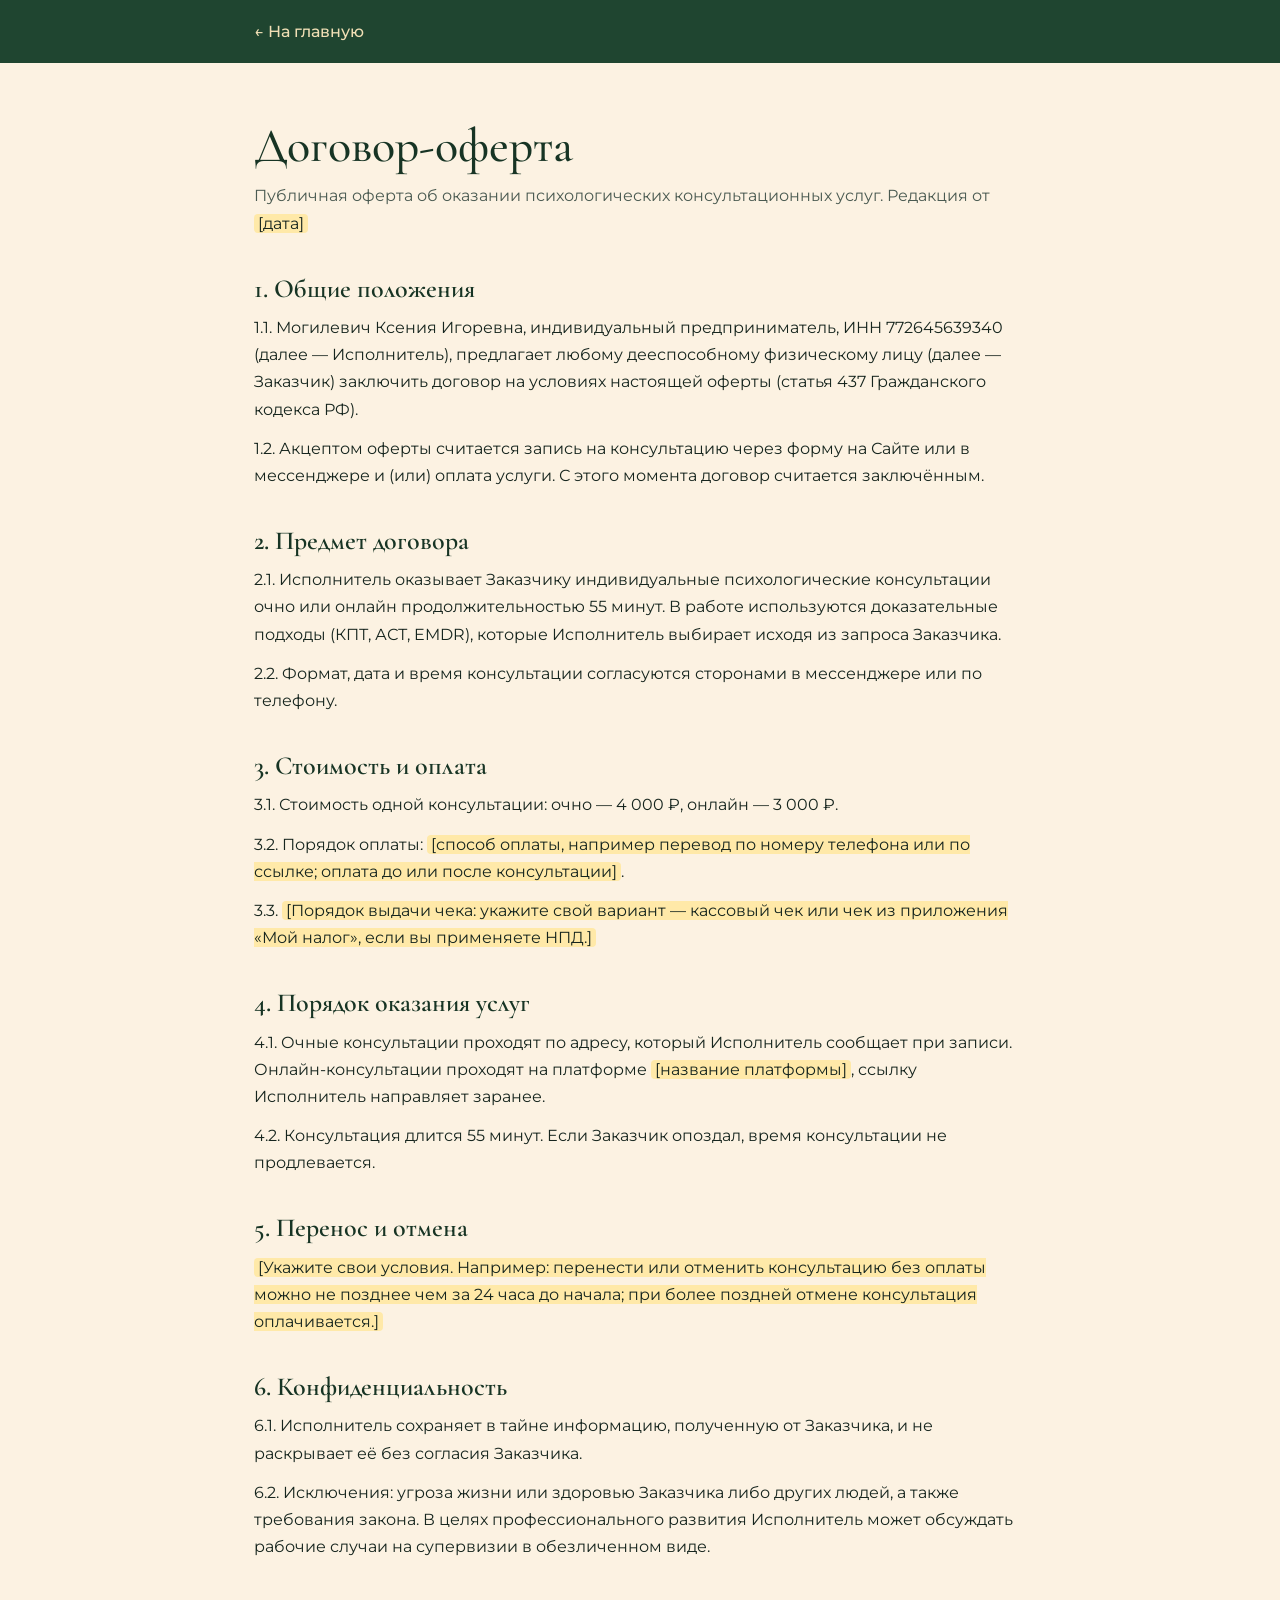
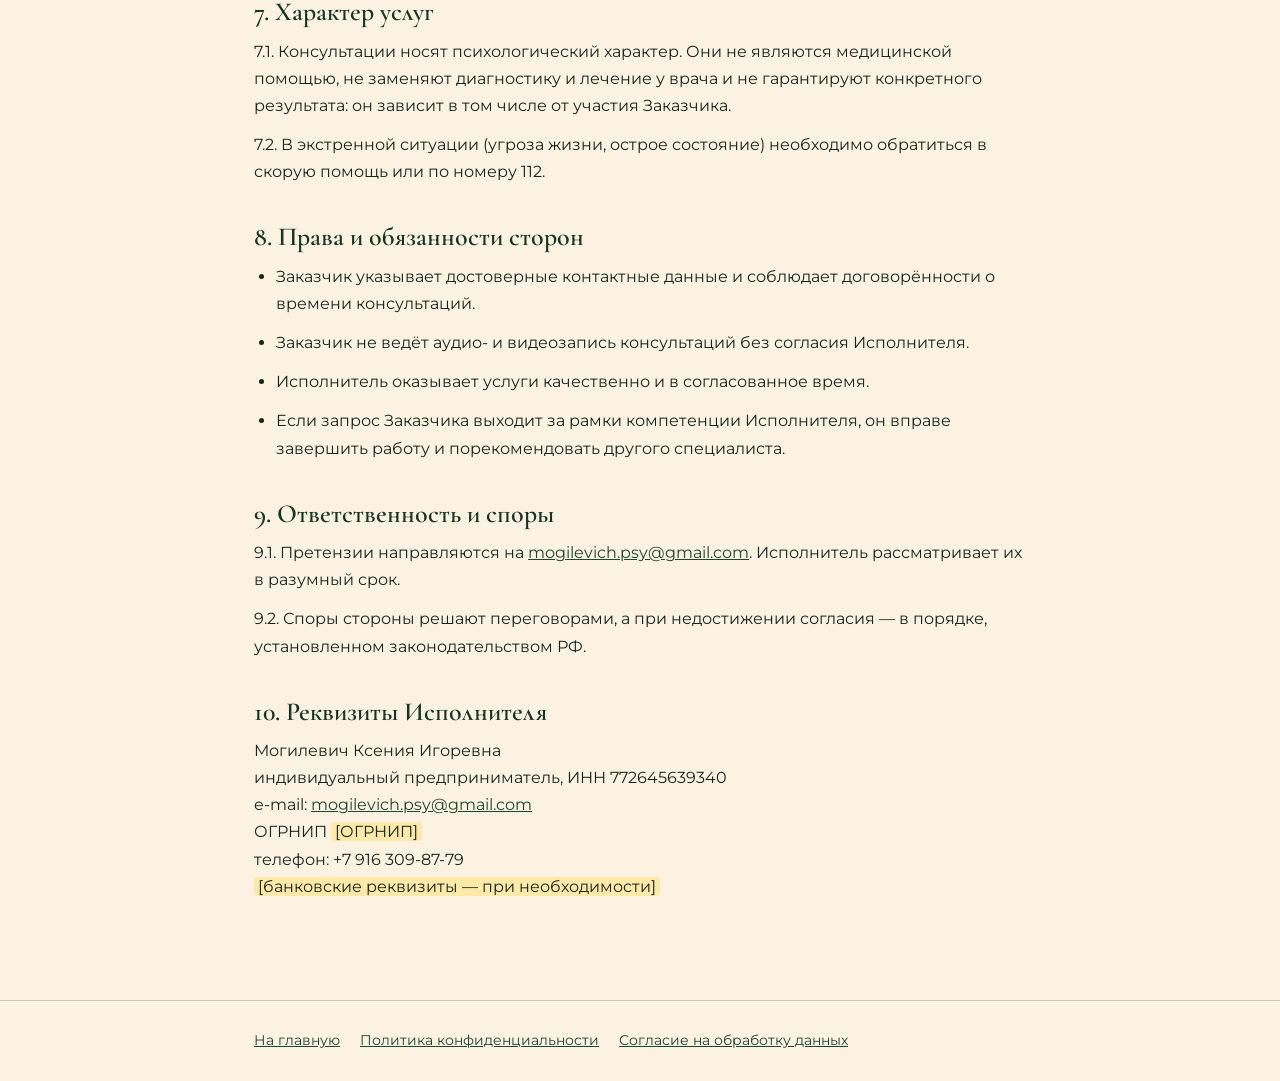
<file: offer.html>
<!doctype html>
<html lang="ru">
<head>
<meta charset="utf-8">
<meta name="viewport" content="width=device-width, initial-scale=1">
<title>Договор-оферта — Ксения Могилевич</title>
<link rel="preconnect" href="https://fonts.googleapis.com">
<link rel="preconnect" href="https://fonts.gstatic.com" crossorigin>
<link rel="stylesheet" href="https://fonts.googleapis.com/css2?family=Cormorant+Garamond:wght@500;600&family=Montserrat:wght@400;500&display=swap">
<link rel="stylesheet" href="legal.css">
</head>
<body>
<!-- ШАБЛОН: заполните жёлтые отметки [ ... ] и покажите документ юристу перед публикацией. -->
<div class="top"><div class="wrap"><a href="index.html">← На главную</a></div></div>
<main>
<div class="wrap">
<h1>Договор-оферта</h1>
<p class="date">Публичная оферта об оказании психологических консультационных услуг. Редакция от <mark>[дата]</mark></p>

<h2>1. Общие положения</h2>
<p>1.1. Могилевич Ксения Игоревна, индивидуальный предприниматель, ИНН 772645639340 (далее — Исполнитель), предлагает любому дееспособному физическому лицу (далее — Заказчик) заключить договор на условиях настоящей оферты (статья 437 Гражданского кодекса РФ).</p>
<p>1.2. Акцептом оферты считается запись на консультацию через форму на Сайте или в мессенджере и (или) оплата услуги. С этого момента договор считается заключённым.</p>

<h2>2. Предмет договора</h2>
<p>2.1. Исполнитель оказывает Заказчику индивидуальные психологические консультации очно или онлайн продолжительностью 55 минут. В работе используются доказательные подходы (КПТ, АСТ, EMDR), которые Исполнитель выбирает исходя из запроса Заказчика.</p>
<p>2.2. Формат, дата и время консультации согласуются сторонами в мессенджере или по телефону.</p>

<h2>3. Стоимость и оплата</h2>
<p>3.1. Стоимость одной консультации: очно — 4 000 ₽, онлайн — 3 000 ₽.</p>
<p>3.2. Порядок оплаты: <mark>[способ оплаты, например перевод по номеру телефона или по ссылке; оплата до или после консультации]</mark>.</p>
<p>3.3. <mark>[Порядок выдачи чека: укажите свой вариант — кассовый чек или чек из приложения «Мой налог», если вы применяете НПД.]</mark></p>

<h2>4. Порядок оказания услуг</h2>
<p>4.1. Очные консультации проходят по адресу, который Исполнитель сообщает при записи. Онлайн-консультации проходят на платформе <mark>[название платформы]</mark>, ссылку Исполнитель направляет заранее.</p>
<p>4.2. Консультация длится 55 минут. Если Заказчик опоздал, время консультации не продлевается.</p>

<h2>5. Перенос и отмена</h2>
<p><mark>[Укажите свои условия. Например: перенести или отменить консультацию без оплаты можно не позднее чем за 24 часа до начала; при более поздней отмене консультация оплачивается.]</mark></p>

<h2>6. Конфиденциальность</h2>
<p>6.1. Исполнитель сохраняет в тайне информацию, полученную от Заказчика, и не раскрывает её без согласия Заказчика.</p>
<p>6.2. Исключения: угроза жизни или здоровью Заказчика либо других людей, а также требования закона. В целях профессионального развития Исполнитель может обсуждать рабочие случаи на супервизии в обезличенном виде.</p>

<h2>7. Характер услуг</h2>
<p>7.1. Консультации носят психологический характер. Они не являются медицинской помощью, не заменяют диагностику и лечение у врача и не гарантируют конкретного результата: он зависит в том числе от участия Заказчика.</p>
<p>7.2. В экстренной ситуации (угроза жизни, острое состояние) необходимо обратиться в скорую помощь или по номеру 112.</p>

<h2>8. Права и обязанности сторон</h2>
<ul>
<li>Заказчик указывает достоверные контактные данные и соблюдает договорённости о времени консультаций.</li>
<li>Заказчик не ведёт аудио- и видеозапись консультаций без согласия Исполнителя.</li>
<li>Исполнитель оказывает услуги качественно и в согласованное время.</li>
<li>Если запрос Заказчика выходит за рамки компетенции Исполнителя, он вправе завершить работу и порекомендовать другого специалиста.</li>
</ul>

<h2>9. Ответственность и споры</h2>
<p>9.1. Претензии направляются на <a href="mailto:mogilevich.psy@gmail.com">mogilevich.psy@gmail.com</a>. Исполнитель рассматривает их в разумный срок.</p>
<p>9.2. Споры стороны решают переговорами, а при недостижении согласия — в порядке, установленном законодательством РФ.</p>

<h2>10. Реквизиты Исполнителя</h2>
<p>Могилевич Ксения Игоревна<br>
индивидуальный предприниматель, ИНН 772645639340<br>
e-mail: <a href="mailto:mogilevich.psy@gmail.com">mogilevich.psy@gmail.com</a><br>
ОГРНИП <mark>[ОГРНИП]</mark><br>
телефон: +7 916 309-87-79<br>
<mark>[банковские реквизиты — при необходимости]</mark></p>
</div>
</main>
<div class="site-foot"><div class="wrap"><a href="index.html">На главную</a><a href="privacy.html">Политика конфиденциальности</a><a href="consent.html">Согласие на обработку данных</a></div></div>
</body>
</html>
</file>
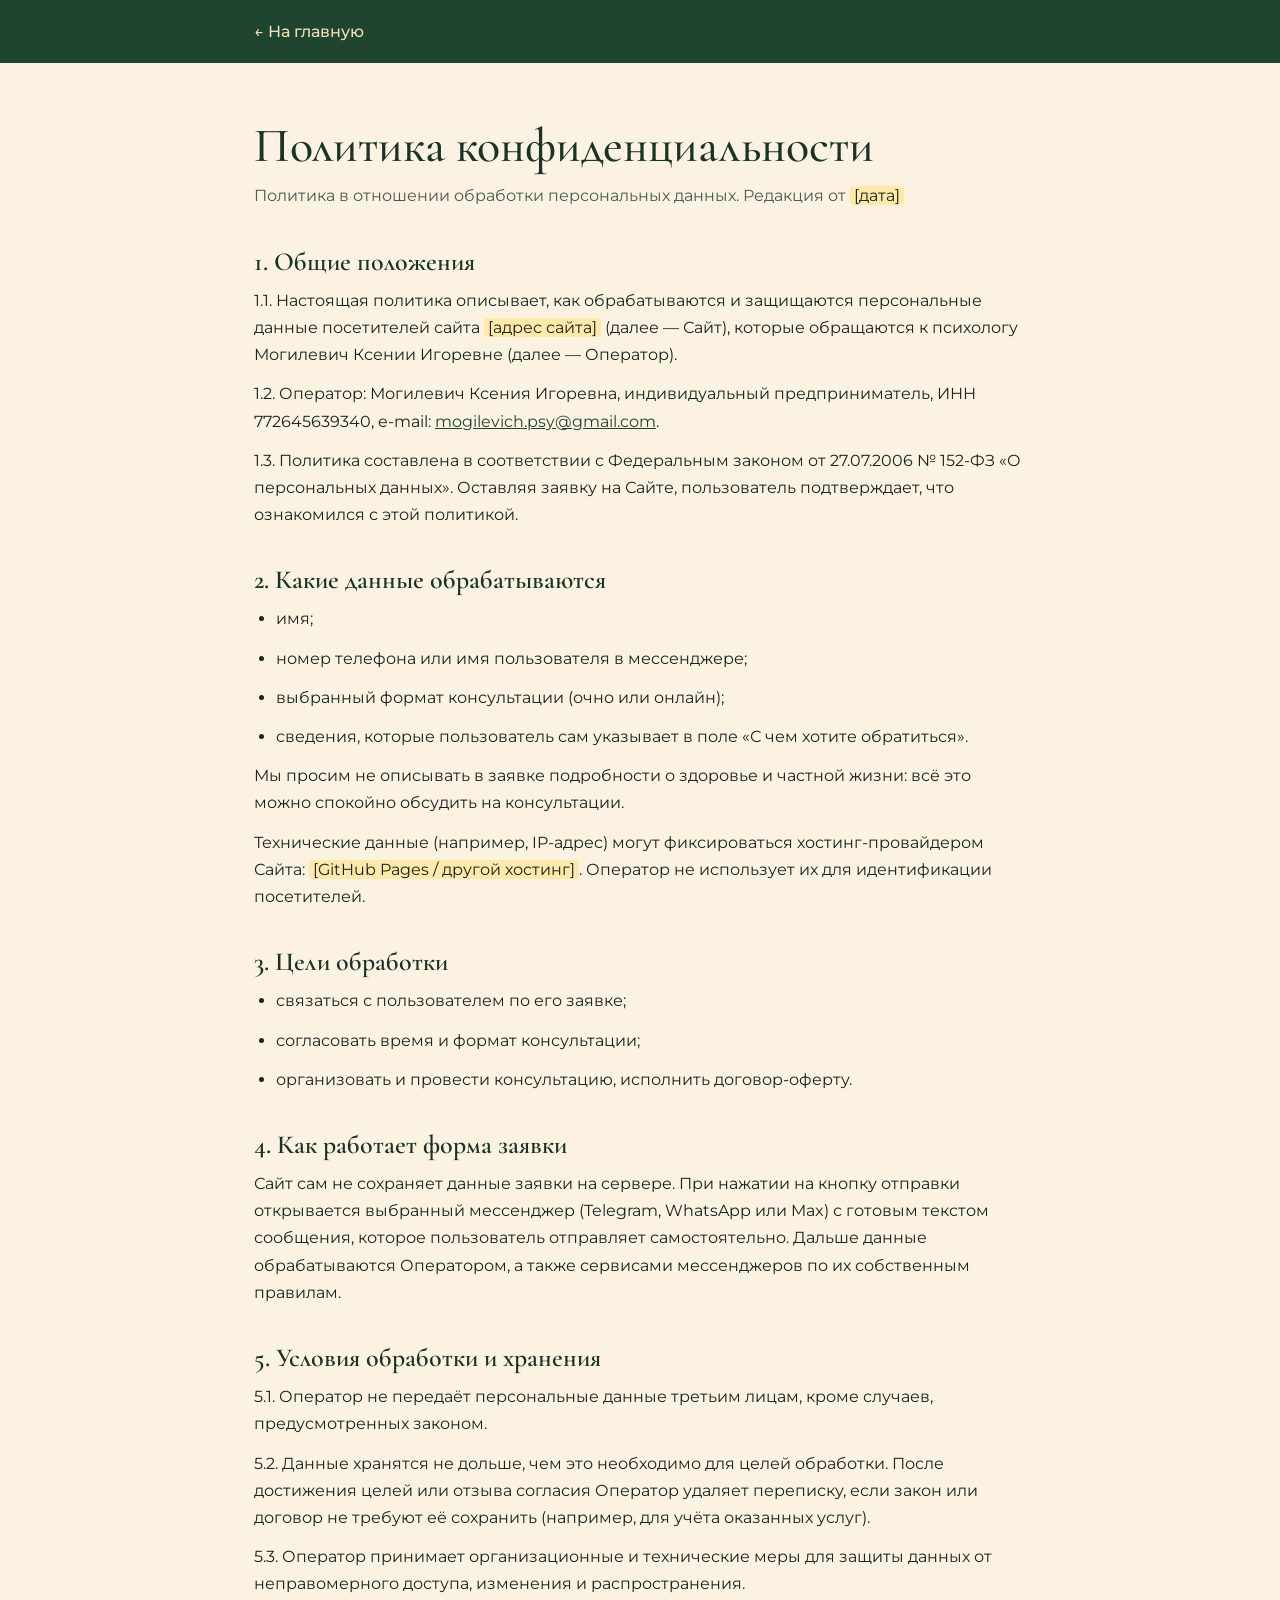
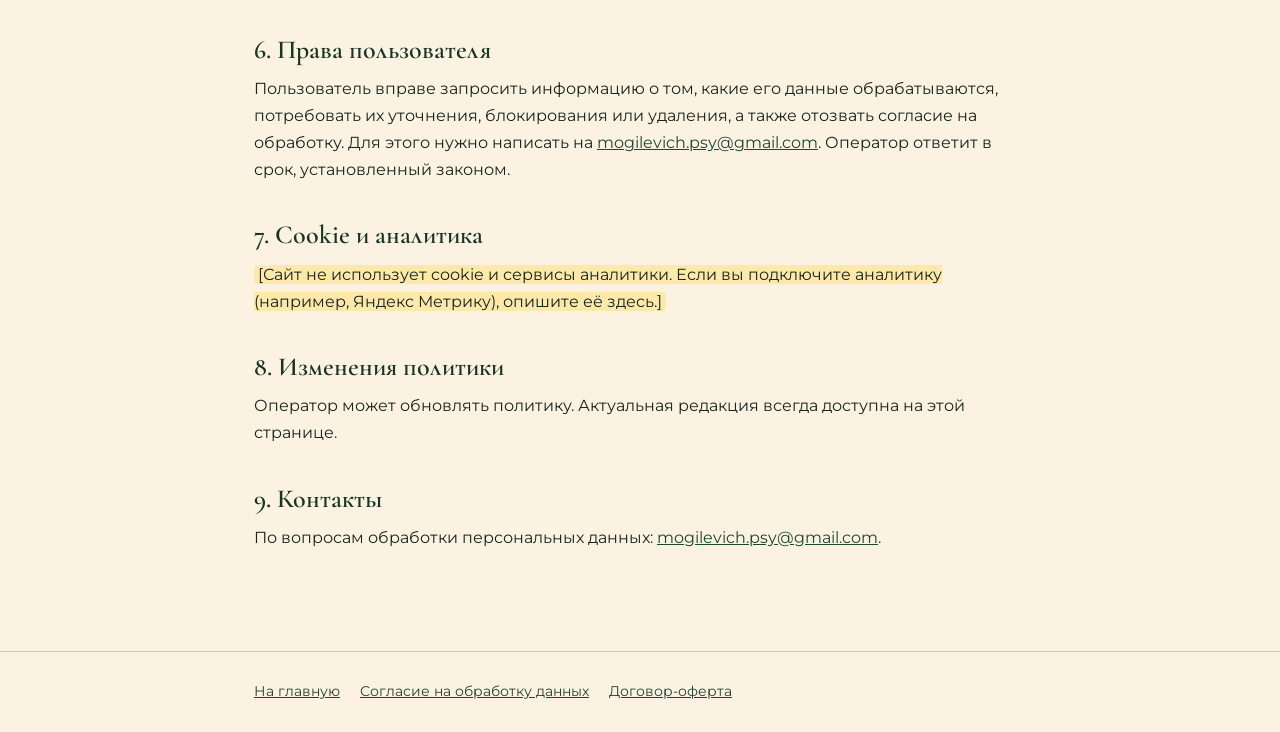
<file: privacy.html>
<!doctype html>
<html lang="ru">
<head>
<meta charset="utf-8">
<meta name="viewport" content="width=device-width, initial-scale=1">
<title>Политика конфиденциальности — Ксения Могилевич</title>
<link rel="preconnect" href="https://fonts.googleapis.com">
<link rel="preconnect" href="https://fonts.gstatic.com" crossorigin>
<link rel="stylesheet" href="https://fonts.googleapis.com/css2?family=Cormorant+Garamond:wght@500;600&family=Montserrat:wght@400;500&display=swap">
<link rel="stylesheet" href="legal.css">
</head>
<body>
<!-- ШАБЛОН: заполните жёлтые отметки [ ... ] и покажите документ юристу перед публикацией. -->
<div class="top"><div class="wrap"><a href="index.html">← На главную</a></div></div>
<main>
<div class="wrap">
<h1>Политика конфиденциальности</h1>
<p class="date">Политика в отношении обработки персональных данных. Редакция от <mark>[дата]</mark></p>

<h2>1. Общие положения</h2>
<p>1.1. Настоящая политика описывает, как обрабатываются и защищаются персональные данные посетителей сайта <mark>[адрес сайта]</mark> (далее — Сайт), которые обращаются к психологу Могилевич Ксении Игоревне (далее — Оператор).</p>
<p>1.2. Оператор: Могилевич Ксения Игоревна, индивидуальный предприниматель, ИНН 772645639340, e-mail: <a href="mailto:mogilevich.psy@gmail.com">mogilevich.psy@gmail.com</a>.</p>
<p>1.3. Политика составлена в соответствии с Федеральным законом от 27.07.2006 № 152-ФЗ «О персональных данных». Оставляя заявку на Сайте, пользователь подтверждает, что ознакомился с этой политикой.</p>

<h2>2. Какие данные обрабатываются</h2>
<ul>
<li>имя;</li>
<li>номер телефона или имя пользователя в мессенджере;</li>
<li>выбранный формат консультации (очно или онлайн);</li>
<li>сведения, которые пользователь сам указывает в поле «С чем хотите обратиться».</li>
</ul>
<p>Мы просим не описывать в заявке подробности о здоровье и частной жизни: всё это можно спокойно обсудить на консультации.</p>
<p>Технические данные (например, IP-адрес) могут фиксироваться хостинг-провайдером Сайта: <mark>[GitHub Pages / другой хостинг]</mark>. Оператор не использует их для идентификации посетителей.</p>

<h2>3. Цели обработки</h2>
<ul>
<li>связаться с пользователем по его заявке;</li>
<li>согласовать время и формат консультации;</li>
<li>организовать и провести консультацию, исполнить договор-оферту.</li>
</ul>

<h2>4. Как работает форма заявки</h2>
<p>Сайт сам не сохраняет данные заявки на сервере. При нажатии на кнопку отправки открывается выбранный мессенджер (Telegram, WhatsApp или Max) с готовым текстом сообщения, которое пользователь отправляет самостоятельно. Дальше данные обрабатываются Оператором, а также сервисами мессенджеров по их собственным правилам.</p>

<h2>5. Условия обработки и хранения</h2>
<p>5.1. Оператор не передаёт персональные данные третьим лицам, кроме случаев, предусмотренных законом.</p>
<p>5.2. Данные хранятся не дольше, чем это необходимо для целей обработки. После достижения целей или отзыва согласия Оператор удаляет переписку, если закон или договор не требуют её сохранить (например, для учёта оказанных услуг).</p>
<p>5.3. Оператор принимает организационные и технические меры для защиты данных от неправомерного доступа, изменения и распространения.</p>

<h2>6. Права пользователя</h2>
<p>Пользователь вправе запросить информацию о том, какие его данные обрабатываются, потребовать их уточнения, блокирования или удаления, а также отозвать согласие на обработку. Для этого нужно написать на <a href="mailto:mogilevich.psy@gmail.com">mogilevich.psy@gmail.com</a>. Оператор ответит в срок, установленный законом.</p>

<h2>7. Cookie и аналитика</h2>
<p><mark>[Сайт не использует cookie и сервисы аналитики. Если вы подключите аналитику (например, Яндекс Метрику), опишите её здесь.]</mark></p>

<h2>8. Изменения политики</h2>
<p>Оператор может обновлять политику. Актуальная редакция всегда доступна на этой странице.</p>

<h2>9. Контакты</h2>
<p>По вопросам обработки персональных данных: <a href="mailto:mogilevich.psy@gmail.com">mogilevich.psy@gmail.com</a>.</p>
</div>
</main>
<div class="site-foot"><div class="wrap"><a href="index.html">На главную</a><a href="consent.html">Согласие на обработку данных</a><a href="offer.html">Договор-оферта</a></div></div>
</body>
</html>
</file>
<file: legal.css>
:root{--beige:#FCF2E2;--emerald:#1F4530;--emerald-dark:#173424;--ink:#16251E;--muted:#4A5A51;--serif:'Cormorant Garamond',Georgia,'Times New Roman',serif;--sans:'Montserrat',system-ui,-apple-system,'Segoe UI',Arial,sans-serif}
*{box-sizing:border-box}
body{margin:0;background:var(--beige);color:var(--ink);font:400 16px/1.7 var(--sans);-webkit-font-smoothing:antialiased}
.wrap{max-width:820px;margin:0 auto;padding:0 24px}
.top{background:var(--emerald);padding:18px 0}
.top a{color:#F0DFB5;text-decoration:none;font-weight:500}
.top a:hover{text-decoration:underline}
main{padding:56px 0 88px}
h1{font-family:var(--serif);font-weight:500;font-size:clamp(34px,5vw,48px);line-height:1.15;color:var(--emerald-dark);margin:0 0 8px}
.date{color:var(--muted);margin:0 0 36px}
h2{font-family:var(--serif);font-weight:600;font-size:26px;line-height:1.2;color:var(--emerald-dark);margin:36px 0 10px}
p,li{margin:0 0 12px}
ul{padding-left:22px;margin:0 0 12px}
a{color:var(--emerald)}
mark{background:#FFE9A8;color:var(--ink);padding:0 4px;border-radius:4px}
.site-foot{border-top:1px solid rgba(31,69,48,.25);padding:28px 0;color:var(--muted);font-size:14px}
.site-foot a{margin-right:20px}
</file>
